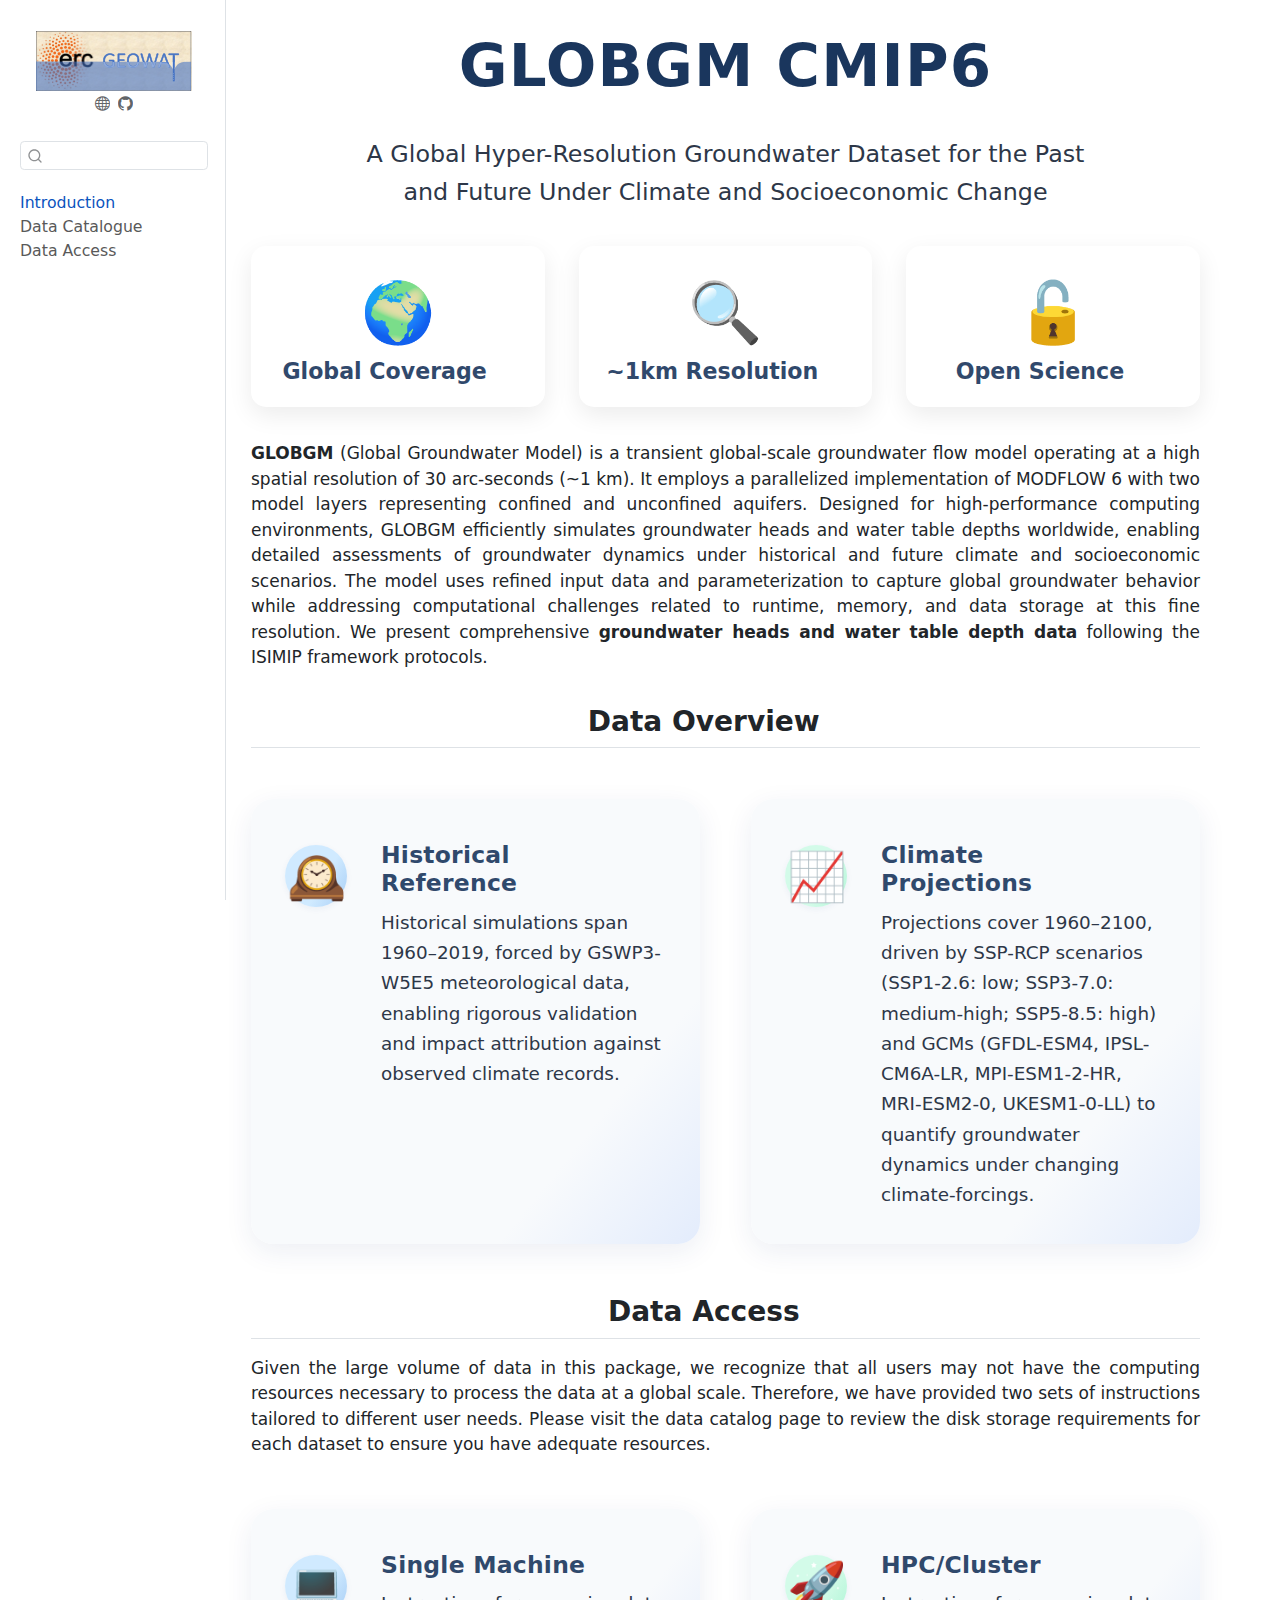
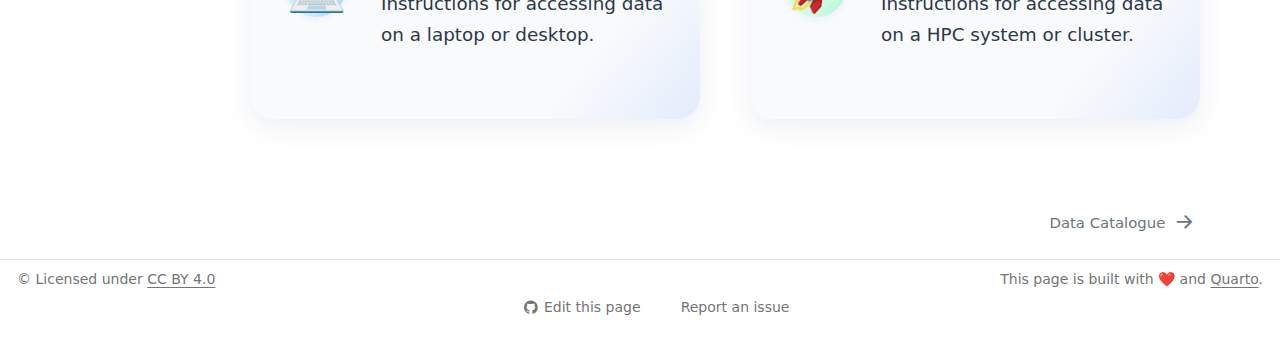
<file: index.html>
<!DOCTYPE html>
<html xmlns="http://www.w3.org/1999/xhtml" lang="en" xml:lang="en"><head>

<meta charset="utf-8">
<meta name="generator" content="quarto-1.8.25">

<meta name="viewport" content="width=device-width, initial-scale=1.0, user-scalable=yes">


<title>GLOBGM_CMIP6</title>
<style>
code{white-space: pre-wrap;}
span.smallcaps{font-variant: small-caps;}
div.columns{display: flex; gap: min(4vw, 1.5em);}
div.column{flex: auto; overflow-x: auto;}
div.hanging-indent{margin-left: 1.5em; text-indent: -1.5em;}
ul.task-list{list-style: none;}
ul.task-list li input[type="checkbox"] {
  width: 0.8em;
  margin: 0 0.8em 0.2em -1em; /* quarto-specific, see https://github.com/quarto-dev/quarto-cli/issues/4556 */ 
  vertical-align: middle;
}
</style>


<script src="site_libs/quarto-nav/quarto-nav.js"></script>
<script src="site_libs/clipboard/clipboard.min.js"></script>
<script src="site_libs/quarto-search/autocomplete.umd.js"></script>
<script src="site_libs/quarto-search/fuse.min.js"></script>
<script src="site_libs/quarto-search/quarto-search.js"></script>
<meta name="quarto:offset" content="./">
<link href="./data_overview/data_catalogue.html" rel="next">
<script src="site_libs/quarto-html/quarto.js" type="module"></script>
<script src="site_libs/quarto-html/tabsets/tabsets.js" type="module"></script>
<script src="site_libs/quarto-html/axe/axe-check.js" type="module"></script>
<script src="site_libs/quarto-html/popper.min.js"></script>
<script src="site_libs/quarto-html/tippy.umd.min.js"></script>
<script src="site_libs/quarto-html/anchor.min.js"></script>
<link href="site_libs/quarto-html/tippy.css" rel="stylesheet">
<link href="site_libs/quarto-html/quarto-syntax-highlighting-7b89279ff1a6dce999919e0e67d4d9ec.css" rel="stylesheet" id="quarto-text-highlighting-styles">
<script src="site_libs/bootstrap/bootstrap.min.js"></script>
<link href="site_libs/bootstrap/bootstrap-icons.css" rel="stylesheet">
<link href="site_libs/bootstrap/bootstrap-61dc3e434726c187de3d104f70326a9f.min.css" rel="stylesheet" append-hash="true" id="quarto-bootstrap" data-mode="light">
<script id="quarto-search-options" type="application/json">{
  "location": "sidebar",
  "copy-button": false,
  "collapse-after": 3,
  "panel-placement": "start",
  "type": "textbox",
  "limit": 50,
  "keyboard-shortcut": [
    "f",
    "/",
    "s"
  ],
  "show-item-context": false,
  "language": {
    "search-no-results-text": "No results",
    "search-matching-documents-text": "matching documents",
    "search-copy-link-title": "Copy link to search",
    "search-hide-matches-text": "Hide additional matches",
    "search-more-match-text": "more match in this document",
    "search-more-matches-text": "more matches in this document",
    "search-clear-button-title": "Clear",
    "search-text-placeholder": "",
    "search-detached-cancel-button-title": "Cancel",
    "search-submit-button-title": "Submit",
    "search-label": "Search"
  }
}</script>


</head>

<body class="nav-sidebar docked fullcontent quarto-light">

<div id="quarto-search-results"></div>
  <header id="quarto-header" class="headroom fixed-top">
  <nav class="quarto-secondary-nav">
    <div class="container-fluid d-flex">
      <button type="button" class="quarto-btn-toggle btn" data-bs-toggle="collapse" role="button" data-bs-target=".quarto-sidebar-collapse-item" aria-controls="quarto-sidebar" aria-expanded="false" aria-label="Toggle sidebar navigation" onclick="if (window.quartoToggleHeadroom) { window.quartoToggleHeadroom(); }">
        <i class="bi bi-layout-text-sidebar-reverse"></i>
      </button>
        <nav class="quarto-page-breadcrumbs" aria-label="breadcrumb"><ol class="breadcrumb"><li class="breadcrumb-item"><a href="./index.html">Introduction</a></li></ol></nav>
        <a class="flex-grow-1" role="navigation" data-bs-toggle="collapse" data-bs-target=".quarto-sidebar-collapse-item" aria-controls="quarto-sidebar" aria-expanded="false" aria-label="Toggle sidebar navigation" onclick="if (window.quartoToggleHeadroom) { window.quartoToggleHeadroom(); }">      
        </a>
      <button type="button" class="btn quarto-search-button" aria-label="Search" onclick="window.quartoOpenSearch();">
        <i class="bi bi-search"></i>
      </button>
    </div>
  </nav>
</header>
<!-- content -->
<div id="quarto-content" class="quarto-container page-columns page-rows-contents page-layout-article">
<!-- sidebar -->
  <nav id="quarto-sidebar" class="sidebar collapse collapse-horizontal quarto-sidebar-collapse-item sidebar-navigation docked overflow-auto">
    <div class="pt-lg-2 mt-2 text-center sidebar-header">
      <a href="./index.html" class="sidebar-logo-link">
      <img src="./images/LogoGEOWAT.png" alt="" class="sidebar-logo light-content py-0 d-lg-inline d-none">
      <img src="./images/LogoGEOWAT.png" alt="" class="sidebar-logo dark-content py-0 d-lg-inline d-none">
      </a>
      <div class="sidebar-tools-main">
    <a href="https://globalhydrology.nl/research/models/pcr-globwb-2-0/" title="" class="quarto-navigation-tool px-1" aria-label=""><i class="bi bi-globe"></i></a>
    <a href="https://github.com/vanjaarsveldbarry/globgm_cmip6" title="" class="quarto-navigation-tool px-1" aria-label=""><i class="bi bi-github"></i></a>
</div>
      </div>
        <div class="mt-2 flex-shrink-0 align-items-center">
        <div class="sidebar-search">
        <div id="quarto-search" class="" title="Search"></div>
        </div>
        </div>
    <div class="sidebar-menu-container"> 
    <ul class="list-unstyled mt-1">
        <li class="sidebar-item">
  <div class="sidebar-item-container"> 
  <a href="./index.html" class="sidebar-item-text sidebar-link active">
 <span class="menu-text">Introduction</span></a>
  </div>
</li>
        <li class="sidebar-item">
  <div class="sidebar-item-container"> 
  <a href="./data_overview/data_catalogue.html" class="sidebar-item-text sidebar-link">
 <span class="menu-text">Data Catalogue</span></a>
  </div>
</li>
        <li class="sidebar-item">
  <div class="sidebar-item-container"> 
  <a href="./data_access/data_access.html" class="sidebar-item-text sidebar-link">
 <span class="menu-text">Data Access</span></a>
  </div>
</li>
    </ul>
    </div>
</nav>
<div id="quarto-sidebar-glass" class="quarto-sidebar-collapse-item" data-bs-toggle="collapse" data-bs-target=".quarto-sidebar-collapse-item"></div>
<!-- margin-sidebar -->
    
<!-- main -->
<main class="content" id="quarto-document-content"><header id="title-block-header" class="quarto-title-block"><h1 style="text-align: center; font-size: 3.5rem; font-weight: 700; color: #1a365d; margin-bottom: 1.5rem; letter-spacing: 0.02em;" class="title display-7">
GLOBGM CMIP6
</h1></header>




<!-- 
<div style="color: #856404; background-color: #fff3cd; border: 1px solid #ffeaa7; font-weight: bold; font-size: 1.2em; padding: 15px; border-radius: 8px; text-align: center; margin: 2rem 0;">
  ⚠️ This website is currently under construction. Some features may not be available yet.
</div> -->
<div style="text-align: center; margin-top: 2rem; margin-bottom: 2rem;">

<p style="font-size: 1.4rem; font-weight: 400; color: #2d3748; line-height: 1.6; max-width: 750px; margin: 0 auto;">
A Global Hyper-Resolution Groundwater Dataset for the Past and Future Under Climate and Socioeconomic Change
</p>
</div>
<!-- This is a raw HTML block. Quarto will render the content inside as HTML. -->
<div class="feature-highlight">

  <!-- Item 1: Global Coverage -->
  <div class="feature-item">
    <div class="feature-emoji">🌍</div>
    <h3 class="feature-title anchored">Global Coverage</h3>
  </div>

  <!-- Item 2: Hyper-Resolution -->
  <div class="feature-item">
    <div class="feature-emoji">🔍</div>
    <h3 class="feature-title anchored"> ~1km Resolution</h3>
  </div>

  <!-- Item 4: Open Science -->
  <div class="feature-item">
    <div class="feature-emoji">🔓</div>
    <h3 class="feature-title anchored">Open Science</h3>
  </div>
</div>
<div style="text-align: justify;">
<p><strong>GLOBGM</strong> (Global Groundwater Model) is a transient global-scale groundwater flow model operating at a high spatial resolution of 30 arc-seconds (~1 km). It employs a parallelized implementation of MODFLOW 6 with two model layers representing confined and unconfined aquifers. Designed for high-performance computing environments, GLOBGM efficiently simulates groundwater heads and water table depths worldwide, enabling detailed assessments of groundwater dynamics under historical and future climate and socioeconomic scenarios. The model uses refined input data and parameterization to capture global groundwater behavior while addressing computational challenges related to runtime, memory, and data storage at this fine resolution. We present comprehensive <strong>groundwater heads and water table depth data</strong> following the ISIMIP framework protocols.</p>
</div>
<div style="text-align: center;">
<h2 class="anchored">
Data Overview
</h2>
</div>
<div class="dataset-highlight">
  <!-- Historical Reference (Block 1) -->
  <div class="dataset-item dataset-historical">
    <div class="dataset-avatar">
      <span class="dataset-icon">🕰️</span>
    </div>
    <div class="dataset-content">
      <h3 class="dataset-title anchored">Historical Reference</h3>
      <p class="dataset-purpose">
        Historical simulations span 1960–2019, forced by GSWP3-W5E5 meteorological data, enabling rigorous validation and impact attribution against observed climate records.
      </p>
    </div>
  </div>

  <!-- Climate Projections (Block 2) -->
  <div class="dataset-item dataset-projection">
    <div class="dataset-avatar">
      <span class="dataset-icon">📈</span>
    </div>
    <div class="dataset-content">
      <h3 class="dataset-title anchored">Climate Projections</h3>
      <p class="dataset-purpose">
        Projections cover 1960–2100, driven by SSP-RCP scenarios (SSP1-2.6: low; SSP3-7.0: medium-high; SSP5-8.5: high) and GCMs (GFDL-ESM4, IPSL-CM6A-LR, MPI-ESM1-2-HR, MRI-ESM2-0, UKESM1-0-LL) to quantify groundwater dynamics under changing climate-forcings.
      </p>
    </div>
  </div>
</div>
<div style="text-align: center;">
<h2 class="anchored">
Data Access
</h2>
</div>
<div style="text-align: justify;">
<p>Given the large volume of data in this package, we recognize that all users may not have the computing resources necessary to process the data at a global scale. Therefore, we have provided two sets of instructions tailored to different user needs. Please visit the data catalog page to review the disk storage requirements for each dataset to ensure you have adequate resources.</p>
</div>
<div class="dataset-highlight">
  <!-- Single Machine Access -->
  <div class="dataset-item dataset-single-machine">
    <div class="dataset-avatar">
      <span class="dataset-icon">💻</span>
    </div>
    <div class="dataset-content">
      <h3 class="dataset-title anchored">Single Machine</h3>
      <p class="dataset-purpose">
        Instructions for accessing data on a laptop or desktop.
      </p>
    </div>
  </div>

  <!-- HPC Access -->
  <div class="dataset-item dataset-hpc">
    <div class="dataset-avatar">
      <span class="dataset-icon">🚀</span>
    </div>
    <div class="dataset-content">
      <h3 class="dataset-title anchored">HPC/Cluster</h3>
      <p class="dataset-purpose">
        Instructions for accessing data on a HPC system or cluster.
      </p>
    </div>
  </div>
</div>




</main> <!-- /main -->
<script id="quarto-html-after-body" type="application/javascript">
  window.document.addEventListener("DOMContentLoaded", function (event) {
    const icon = "";
    const anchorJS = new window.AnchorJS();
    anchorJS.options = {
      placement: 'right',
      icon: icon
    };
    anchorJS.add('.anchored');
    const isCodeAnnotation = (el) => {
      for (const clz of el.classList) {
        if (clz.startsWith('code-annotation-')) {                     
          return true;
        }
      }
      return false;
    }
    const onCopySuccess = function(e) {
      // button target
      const button = e.trigger;
      // don't keep focus
      button.blur();
      // flash "checked"
      button.classList.add('code-copy-button-checked');
      var currentTitle = button.getAttribute("title");
      button.setAttribute("title", "Copied!");
      let tooltip;
      if (window.bootstrap) {
        button.setAttribute("data-bs-toggle", "tooltip");
        button.setAttribute("data-bs-placement", "left");
        button.setAttribute("data-bs-title", "Copied!");
        tooltip = new bootstrap.Tooltip(button, 
          { trigger: "manual", 
            customClass: "code-copy-button-tooltip",
            offset: [0, -8]});
        tooltip.show();    
      }
      setTimeout(function() {
        if (tooltip) {
          tooltip.hide();
          button.removeAttribute("data-bs-title");
          button.removeAttribute("data-bs-toggle");
          button.removeAttribute("data-bs-placement");
        }
        button.setAttribute("title", currentTitle);
        button.classList.remove('code-copy-button-checked');
      }, 1000);
      // clear code selection
      e.clearSelection();
    }
    const getTextToCopy = function(trigger) {
      const outerScaffold = trigger.parentElement.cloneNode(true);
      const codeEl = outerScaffold.querySelector('code');
      for (const childEl of codeEl.children) {
        if (isCodeAnnotation(childEl)) {
          childEl.remove();
        }
      }
      return codeEl.innerText;
    }
    const clipboard = new window.ClipboardJS('.code-copy-button:not([data-in-quarto-modal])', {
      text: getTextToCopy
    });
    clipboard.on('success', onCopySuccess);
    if (window.document.getElementById('quarto-embedded-source-code-modal')) {
      const clipboardModal = new window.ClipboardJS('.code-copy-button[data-in-quarto-modal]', {
        text: getTextToCopy,
        container: window.document.getElementById('quarto-embedded-source-code-modal')
      });
      clipboardModal.on('success', onCopySuccess);
    }
      var localhostRegex = new RegExp(/^(?:http|https):\/\/localhost\:?[0-9]*\//);
      var mailtoRegex = new RegExp(/^mailto:/);
        var filterRegex = new RegExp("https:\/\/vanjaarsveldbarry\.github\.io\/globgm_cmip6\/");
      var isInternal = (href) => {
          return filterRegex.test(href) || localhostRegex.test(href) || mailtoRegex.test(href);
      }
      // Inspect non-navigation links and adorn them if external
     var links = window.document.querySelectorAll('a[href]:not(.nav-link):not(.navbar-brand):not(.toc-action):not(.sidebar-link):not(.sidebar-item-toggle):not(.pagination-link):not(.no-external):not([aria-hidden]):not(.dropdown-item):not(.quarto-navigation-tool):not(.about-link)');
      for (var i=0; i<links.length; i++) {
        const link = links[i];
        if (!isInternal(link.href)) {
          // undo the damage that might have been done by quarto-nav.js in the case of
          // links that we want to consider external
          if (link.dataset.originalHref !== undefined) {
            link.href = link.dataset.originalHref;
          }
        }
      }
    function tippyHover(el, contentFn, onTriggerFn, onUntriggerFn) {
      const config = {
        allowHTML: true,
        maxWidth: 500,
        delay: 100,
        arrow: false,
        appendTo: function(el) {
            return el.parentElement;
        },
        interactive: true,
        interactiveBorder: 10,
        theme: 'quarto',
        placement: 'bottom-start',
      };
      if (contentFn) {
        config.content = contentFn;
      }
      if (onTriggerFn) {
        config.onTrigger = onTriggerFn;
      }
      if (onUntriggerFn) {
        config.onUntrigger = onUntriggerFn;
      }
      window.tippy(el, config); 
    }
    const noterefs = window.document.querySelectorAll('a[role="doc-noteref"]');
    for (var i=0; i<noterefs.length; i++) {
      const ref = noterefs[i];
      tippyHover(ref, function() {
        // use id or data attribute instead here
        let href = ref.getAttribute('data-footnote-href') || ref.getAttribute('href');
        try { href = new URL(href).hash; } catch {}
        const id = href.replace(/^#\/?/, "");
        const note = window.document.getElementById(id);
        if (note) {
          return note.innerHTML;
        } else {
          return "";
        }
      });
    }
    const xrefs = window.document.querySelectorAll('a.quarto-xref');
    const processXRef = (id, note) => {
      // Strip column container classes
      const stripColumnClz = (el) => {
        el.classList.remove("page-full", "page-columns");
        if (el.children) {
          for (const child of el.children) {
            stripColumnClz(child);
          }
        }
      }
      stripColumnClz(note)
      if (id === null || id.startsWith('sec-')) {
        // Special case sections, only their first couple elements
        const container = document.createElement("div");
        if (note.children && note.children.length > 2) {
          container.appendChild(note.children[0].cloneNode(true));
          for (let i = 1; i < note.children.length; i++) {
            const child = note.children[i];
            if (child.tagName === "P" && child.innerText === "") {
              continue;
            } else {
              container.appendChild(child.cloneNode(true));
              break;
            }
          }
          if (window.Quarto?.typesetMath) {
            window.Quarto.typesetMath(container);
          }
          return container.innerHTML
        } else {
          if (window.Quarto?.typesetMath) {
            window.Quarto.typesetMath(note);
          }
          return note.innerHTML;
        }
      } else {
        // Remove any anchor links if they are present
        const anchorLink = note.querySelector('a.anchorjs-link');
        if (anchorLink) {
          anchorLink.remove();
        }
        if (window.Quarto?.typesetMath) {
          window.Quarto.typesetMath(note);
        }
        if (note.classList.contains("callout")) {
          return note.outerHTML;
        } else {
          return note.innerHTML;
        }
      }
    }
    for (var i=0; i<xrefs.length; i++) {
      const xref = xrefs[i];
      tippyHover(xref, undefined, function(instance) {
        instance.disable();
        let url = xref.getAttribute('href');
        let hash = undefined; 
        if (url.startsWith('#')) {
          hash = url;
        } else {
          try { hash = new URL(url).hash; } catch {}
        }
        if (hash) {
          const id = hash.replace(/^#\/?/, "");
          const note = window.document.getElementById(id);
          if (note !== null) {
            try {
              const html = processXRef(id, note.cloneNode(true));
              instance.setContent(html);
            } finally {
              instance.enable();
              instance.show();
            }
          } else {
            // See if we can fetch this
            fetch(url.split('#')[0])
            .then(res => res.text())
            .then(html => {
              const parser = new DOMParser();
              const htmlDoc = parser.parseFromString(html, "text/html");
              const note = htmlDoc.getElementById(id);
              if (note !== null) {
                const html = processXRef(id, note);
                instance.setContent(html);
              } 
            }).finally(() => {
              instance.enable();
              instance.show();
            });
          }
        } else {
          // See if we can fetch a full url (with no hash to target)
          // This is a special case and we should probably do some content thinning / targeting
          fetch(url)
          .then(res => res.text())
          .then(html => {
            const parser = new DOMParser();
            const htmlDoc = parser.parseFromString(html, "text/html");
            const note = htmlDoc.querySelector('main.content');
            if (note !== null) {
              // This should only happen for chapter cross references
              // (since there is no id in the URL)
              // remove the first header
              if (note.children.length > 0 && note.children[0].tagName === "HEADER") {
                note.children[0].remove();
              }
              const html = processXRef(null, note);
              instance.setContent(html);
            } 
          }).finally(() => {
            instance.enable();
            instance.show();
          });
        }
      }, function(instance) {
      });
    }
        let selectedAnnoteEl;
        const selectorForAnnotation = ( cell, annotation) => {
          let cellAttr = 'data-code-cell="' + cell + '"';
          let lineAttr = 'data-code-annotation="' +  annotation + '"';
          const selector = 'span[' + cellAttr + '][' + lineAttr + ']';
          return selector;
        }
        const selectCodeLines = (annoteEl) => {
          const doc = window.document;
          const targetCell = annoteEl.getAttribute("data-target-cell");
          const targetAnnotation = annoteEl.getAttribute("data-target-annotation");
          const annoteSpan = window.document.querySelector(selectorForAnnotation(targetCell, targetAnnotation));
          const lines = annoteSpan.getAttribute("data-code-lines").split(",");
          const lineIds = lines.map((line) => {
            return targetCell + "-" + line;
          })
          let top = null;
          let height = null;
          let parent = null;
          if (lineIds.length > 0) {
              //compute the position of the single el (top and bottom and make a div)
              const el = window.document.getElementById(lineIds[0]);
              top = el.offsetTop;
              height = el.offsetHeight;
              parent = el.parentElement.parentElement;
            if (lineIds.length > 1) {
              const lastEl = window.document.getElementById(lineIds[lineIds.length - 1]);
              const bottom = lastEl.offsetTop + lastEl.offsetHeight;
              height = bottom - top;
            }
            if (top !== null && height !== null && parent !== null) {
              // cook up a div (if necessary) and position it 
              let div = window.document.getElementById("code-annotation-line-highlight");
              if (div === null) {
                div = window.document.createElement("div");
                div.setAttribute("id", "code-annotation-line-highlight");
                div.style.position = 'absolute';
                parent.appendChild(div);
              }
              div.style.top = top - 2 + "px";
              div.style.height = height + 4 + "px";
              div.style.left = 0;
              let gutterDiv = window.document.getElementById("code-annotation-line-highlight-gutter");
              if (gutterDiv === null) {
                gutterDiv = window.document.createElement("div");
                gutterDiv.setAttribute("id", "code-annotation-line-highlight-gutter");
                gutterDiv.style.position = 'absolute';
                const codeCell = window.document.getElementById(targetCell);
                const gutter = codeCell.querySelector('.code-annotation-gutter');
                gutter.appendChild(gutterDiv);
              }
              gutterDiv.style.top = top - 2 + "px";
              gutterDiv.style.height = height + 4 + "px";
            }
            selectedAnnoteEl = annoteEl;
          }
        };
        const unselectCodeLines = () => {
          const elementsIds = ["code-annotation-line-highlight", "code-annotation-line-highlight-gutter"];
          elementsIds.forEach((elId) => {
            const div = window.document.getElementById(elId);
            if (div) {
              div.remove();
            }
          });
          selectedAnnoteEl = undefined;
        };
          // Handle positioning of the toggle
      window.addEventListener(
        "resize",
        throttle(() => {
          elRect = undefined;
          if (selectedAnnoteEl) {
            selectCodeLines(selectedAnnoteEl);
          }
        }, 10)
      );
      function throttle(fn, ms) {
      let throttle = false;
      let timer;
        return (...args) => {
          if(!throttle) { // first call gets through
              fn.apply(this, args);
              throttle = true;
          } else { // all the others get throttled
              if(timer) clearTimeout(timer); // cancel #2
              timer = setTimeout(() => {
                fn.apply(this, args);
                timer = throttle = false;
              }, ms);
          }
        };
      }
        // Attach click handler to the DT
        const annoteDls = window.document.querySelectorAll('dt[data-target-cell]');
        for (const annoteDlNode of annoteDls) {
          annoteDlNode.addEventListener('click', (event) => {
            const clickedEl = event.target;
            if (clickedEl !== selectedAnnoteEl) {
              unselectCodeLines();
              const activeEl = window.document.querySelector('dt[data-target-cell].code-annotation-active');
              if (activeEl) {
                activeEl.classList.remove('code-annotation-active');
              }
              selectCodeLines(clickedEl);
              clickedEl.classList.add('code-annotation-active');
            } else {
              // Unselect the line
              unselectCodeLines();
              clickedEl.classList.remove('code-annotation-active');
            }
          });
        }
    const findCites = (el) => {
      const parentEl = el.parentElement;
      if (parentEl) {
        const cites = parentEl.dataset.cites;
        if (cites) {
          return {
            el,
            cites: cites.split(' ')
          };
        } else {
          return findCites(el.parentElement)
        }
      } else {
        return undefined;
      }
    };
    var bibliorefs = window.document.querySelectorAll('a[role="doc-biblioref"]');
    for (var i=0; i<bibliorefs.length; i++) {
      const ref = bibliorefs[i];
      const citeInfo = findCites(ref);
      if (citeInfo) {
        tippyHover(citeInfo.el, function() {
          var popup = window.document.createElement('div');
          citeInfo.cites.forEach(function(cite) {
            var citeDiv = window.document.createElement('div');
            citeDiv.classList.add('hanging-indent');
            citeDiv.classList.add('csl-entry');
            var biblioDiv = window.document.getElementById('ref-' + cite);
            if (biblioDiv) {
              citeDiv.innerHTML = biblioDiv.innerHTML;
            }
            popup.appendChild(citeDiv);
          });
          return popup.innerHTML;
        });
      }
    }
  });
  </script>
<nav class="page-navigation">
  <div class="nav-page nav-page-previous">
  </div>
  <div class="nav-page nav-page-next">
      <a href="./data_overview/data_catalogue.html" class="pagination-link" aria-label="Data Catalogue">
        <span class="nav-page-text">Data Catalogue</span> <i class="bi bi-arrow-right-short"></i>
      </a>
  </div>
</nav>
</div> <!-- /content -->
<footer class="footer">
  <div class="nav-footer">
    <div class="nav-footer-left">
<p>© Licensed under <a href="https://creativecommons.org/licenses/by/4.0/">CC BY 4.0</a></p>
</div>   
    <div class="nav-footer-center">
      &nbsp;
    <div class="toc-actions"><ul><li><a href="https://github.com/vanjaarsveldbarry/globgm_cmip6/edit/main/index.qmd" class="toc-action"><i class="bi bi-github"></i>Edit this page</a></li><li><a href="https://github.com/vanjaarsveldbarry/globgm_cmip6/issues/new" class="toc-action"><i class="bi empty"></i>Report an issue</a></li></ul></div></div>
    <div class="nav-footer-right">
<p>This page is built with ❤️ and <a href="https://quarto.org/">Quarto</a>.</p>
</div>
  </div>
</footer>




</body></html>
</file>
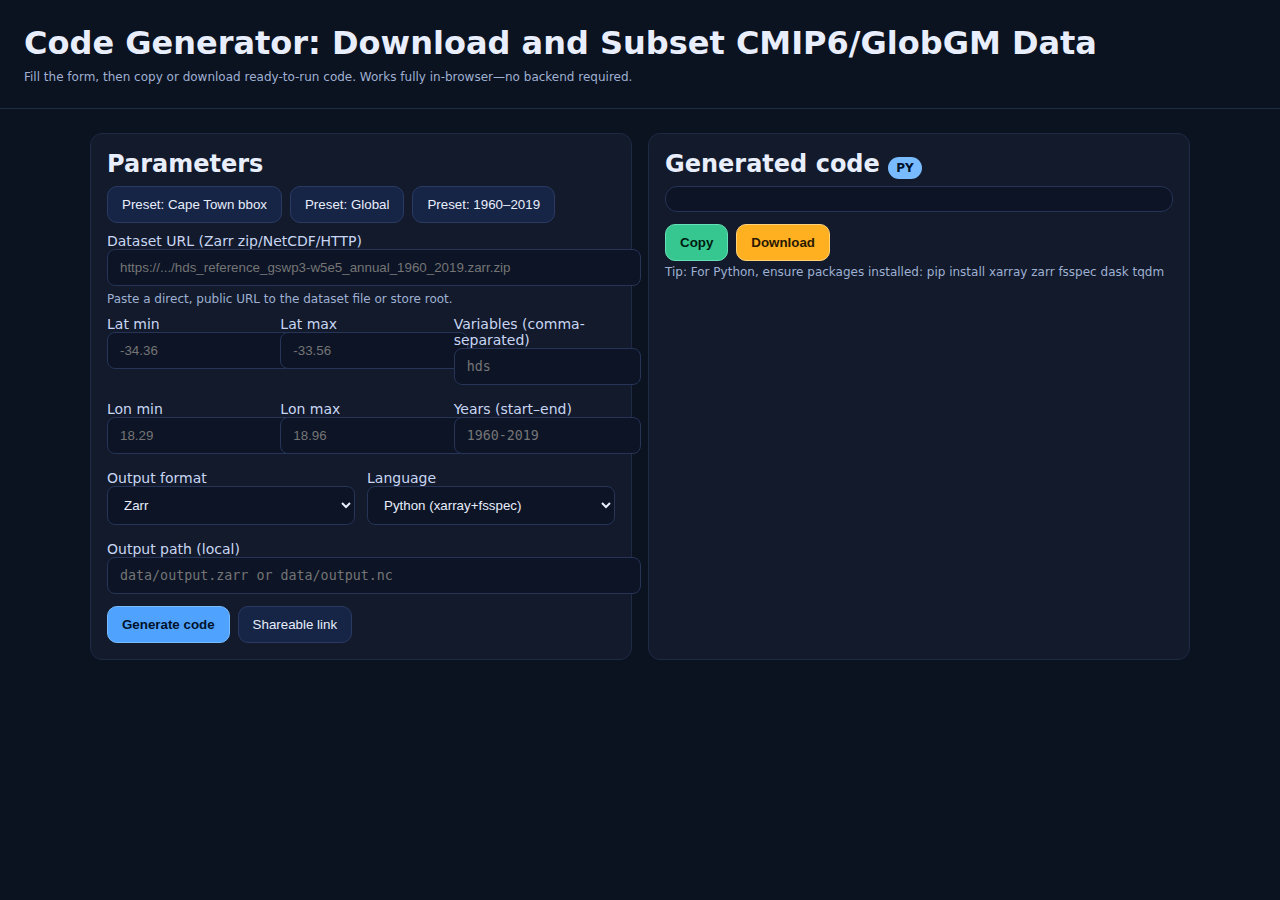
<file: generator.html>
<!doctype html>
<html lang="en">
<head>
  <meta charset="utf-8">
  <title>CMIP6 Downloader Code Generator</title>
  <meta name="viewport" content="width=device-width, initial-scale=1">
  <style>
    :root { --bg:#0b1220; --card:#121a2b; --muted:#9fb0d2; --accent:#4fa3ff; --ok:#36c690; --warn:#ffb020; --err:#ff5d6c; }
    body { margin:0; font-family:system-ui,-apple-system,Segoe UI,Roboto,Ubuntu; color:#e8eefc; background:var(--bg); }
    header { padding:24px; border-bottom:1px solid #1e2a44; }
    main { max-width:1100px; margin:0 auto; padding:24px; display:grid; gap:16px; grid-template-columns: 1fr 1fr; }
    h1,h2 { margin:0 0 8px; }
    .card { background:var(--card); border:1px solid #1e2a44; border-radius:12px; padding:16px; }
    label { font-size:14px; color:#c9d6f3; display:block; margin:10px 0 6px; }
    input, select, textarea { width:100%; padding:10px 12px; border-radius:8px; border:1px solid #253457; background:#0c1426; color:#e8eefc; }
    .row { display:grid; gap:12px; grid-template-columns: repeat(2, 1fr); }
    .row3 { display:grid; gap:12px; grid-template-columns: repeat(3, 1fr); }
    .help { color:var(--muted); font-size:12px; margin-top:4px; }
    .toolbar { display:flex; gap:8px; align-items:center; flex-wrap:wrap; margin-top:12px; }
    button { cursor:pointer; background:#162446; color:#e8eefc; border:1px solid #2a3b63; padding:10px 14px; border-radius:10px; }
    button.primary { background:var(--accent); color:#00122a; border-color:#79bbff; font-weight:600; }
    button.good { background:var(--ok); color:#001a0f; border-color:#66e0b6; font-weight:600; }
    button.warn { background:var(--warn); color:#2a1900; border-color:#ffd27a; font-weight:600; }
    pre { margin:0; background:#0c1426; border:1px solid #253457; border-radius:12px; padding:12px; overflow:auto; max-height:520px; }
    code { color:#cfe6ff; }
    .badge { font-size:12px; color:#00122a; background:#79bbff; padding:4px 8px; border-radius:999px; font-weight:700; }
    .error { color:var(--err); font-size:13px; margin-top:8px; }
    .preset { display:flex; gap:8px; flex-wrap:wrap; }
    .mono { font-family: ui-monospace,SFMono-Regular,Menlo,Monaco,Consolas,monospace; }
    @media (max-width: 980px) { main { grid-template-columns: 1fr; } }
  </style>
</head>
<body>
  <header>
    <h1>Code Generator: Download and Subset CMIP6/GlobGM Data</h1>
    <div class="help">Fill the form, then copy or download ready-to-run code. Works fully in-browser—no backend required.</div>
  </header>

  <main>
    <!-- Left: Form -->
    <section class="card">
      <h2>Parameters</h2>

      <div class="preset">
        <button type="button" id="presetCapeTown">Preset: Cape Town bbox</button>
        <button type="button" id="presetGlobal">Preset: Global</button>
        <button type="button" id="presetYears">Preset: 1960–2019</button>
      </div>

      <label>Dataset URL (Zarr zip/NetCDF/HTTP)
        <input id="url" placeholder="https://.../hds_reference_gswp3-w5e5_annual_1960_2019.zarr.zip">
      </label>
      <div class="help">Paste a direct, public URL to the dataset file or store root.</div>

      <div class="row3">
        <div>
          <label>Lat min
            <input id="latMin" type="number" step="0.01" placeholder="-34.36">
          </label>
        </div>
        <div>
          <label>Lat max
            <input id="latMax" type="number" step="0.01" placeholder="-33.56">
          </label>
        </div>
        <div>
          <label>Variables (comma-separated)
            <input id="variables" class="mono" placeholder="hds">
          </label>
        </div>
      </div>

      <div class="row3">
        <div>
          <label>Lon min
            <input id="lonMin" type="number" step="0.01" placeholder="18.29">
          </label>
        </div>
        <div>
          <label>Lon max
            <input id="lonMax" type="number" step="0.01" placeholder="18.96">
          </label>
        </div>
        <div>
          <label>Years (start–end)
            <input id="years" class="mono" placeholder="1960-2019">
          </label>
        </div>
      </div>

      <div class="row">
        <div>
          <label>Output format
            <select id="outputFormat">
              <option value="zarr">Zarr</option>
              <option value="netcdf">NetCDF</option>
            </select>
          </label>
        </div>
        <div>
          <label>Language
            <select id="language">
              <option value="python">Python (xarray+fsspec)</option>
              <option value="bash">Bash (curl/wget)</option>
            </select>
          </label>
        </div>
      </div>

      <label>Output path (local)
        <input id="outputPath" class="mono" placeholder="data/output.zarr or data/output.nc">
      </label>

      <div class="toolbar">
        <button class="primary" id="generate">Generate code</button>
        <button id="share">Shareable link</button>
        <span id="status" class="help"></span>
      </div>
      <div id="errors" class="error" style="display:none;"></div>
    </section>

    <!-- Right: Output -->
    <section class="card">
      <h2>Generated code <span class="badge" id="langBadge">PY</span></h2>
      <pre><code id="codeBlock"></code></pre>
      <div class="toolbar">
        <button class="good" id="copyBtn">Copy</button>
        <button class="warn" id="downloadBtn">Download</button>
      </div>
      <div class="help">Tip: For Python, ensure packages installed: pip install xarray zarr fsspec dask tqdm</div>
    </section>
  </main>

  <script>
    // Utilities
    const $ = (id) => document.getElementById(id);
    const enc = encodeURIComponent;
    const dec = decodeURIComponent;

    // Restore state from URL
    function stateFromQuery() {
      const p = new URLSearchParams(location.search);
      const get = (k, d="") => p.has(k) ? p.get(k) : d;
      $("url").value = get("url");
      $("latMin").value = get("latMin");
      $("latMax").value = get("latMax");
      $("lonMin").value = get("lonMin");
      $("lonMax").value = get("lonMax");
      $("variables").value = get("vars");
      $("years").value = get("years");
      $("outputFormat").value = get("fmt") || "zarr";
      $("language").value = get("lang") || "python";
      $("outputPath").value = get("out");
      updateLangBadge();
    }

    function buildQuery() {
      const p = new URLSearchParams();
      const get = (id) => $(id).value.trim();
      const push = (k, v) => { if (v) p.set(k, v); };
      push("url", get("url"));
      push("latMin", get("latMin"));
      push("latMax", get("latMax"));
      push("lonMin", get("lonMin"));
      push("lonMax", get("lonMax"));
      push("vars", get("variables"));
      push("years", get("years"));
      push("fmt", get("outputFormat"));
      push("lang", get("language"));
      push("out", get("outputPath"));
      return p.toString();
    }

    function updateLangBadge() {
      const lang = $("language").value;
      $("langBadge").textContent = lang === "python" ? "PY" : "SH";
    }

    function validate() {
      const errs = [];
      const url = $("url").value.trim();
      if (!url) errs.push("Dataset URL is required.");
      if (url && !/^https?:\/\//i.test(url)) errs.push("Dataset URL must start with http:// or https://.");
      const latMin = parseFloat($("latMin").value);
      const latMax = parseFloat($("latMax").value);
      const lonMin = parseFloat($("lonMin").value);
      const lonMax = parseFloat($("lonMax").value);
      if (Number.isNaN(latMin) || Number.isNaN(latMax)) errs.push("Lat min/max must be numbers.");
      if (Number.isNaN(lonMin) || Number.isNaN(lonMax)) errs.push("Lon min/max must be numbers.");
      if (latMin > latMax) errs.push("Lat min must be <= lat max.");
      if (lonMin > lonMax) errs.push("Lon min must be <= lon max.");
      const years = $("years").value.trim();
      if (years && !/^\d{4}\s*-\s*\d{4}$/.test(years)) errs.push("Years must be in form YYYY-YYYY (e.g., 1960-2019).");
      const out = $("outputPath").value.trim();
      if (!out) errs.push("Output path is required.");
      return errs;
    }

    // Templates
    function pyTemplate(data) {
      const { url, latMin, latMax, lonMin, lonMax, vars, years, out, fmt } = data;
      const yearsLine = years ? `
# Subset by time
# Adjust to your dataset's time coordinate name (often 'time' or 'year')
time_slice = slice(${years.split("-")[0]}, ${years.split("-")[1]})
ds = ds.sel(time=time_slice)` : "";

      const varsLine = vars.length ? `
# Select variables
ds = ds[${JSON.stringify(vars)}]` : "";

      const writeLine = fmt === "netcdf"
        ? `# Write NetCDF
ds.to_netcdf("${out}")`
        : `# Write Zarr
ds.to_zarr("${out}", mode="w")`;

      return `# Generated by globgm_cmip6 code generator
# Requirements: pip install xarray zarr fsspec dask tqdm

import xarray as xr
import fsspec
from fsspec.implementations.zip import ZipFileSystem
from fsspec.callbacks import TqdmCallback
from dask.diagnostics import ProgressBar

url = "${url}"
lat_min, lat_max = ${latMin}, ${latMax}
lon_min, lon_max = ${lonMin}, ${lonMax}

# Option A: Stream remote zip with progress
cb = TqdmCallback(tqdm_kwargs={"desc": "Downloading/reading", "unit": "B", "unit_scale": True})
fo = fsspec.open(url, mode="rb", callback=cb).open()
zip_fs = ZipFileSystem(fo, mode="r")
store = fsspec.FSMap("/", zip_fs, check=False, create=False)
ds = xr.open_zarr(store, zarr_format=2)

# Spatial subset (note: many datasets have decreasing latitude; slice accordingly)
ds = ds.sel(latitude=slice(lat_max, lat_min), longitude=slice(lon_min, lon_max))${yearsLine}${varsLine}

# Trigger compute and write with a task-level progress bar
with ProgressBar():
    _ = ds.load()
${writeLine}

print("Done -> ${out}")`;
    }

    function bashTemplate(data) {
      const { url, out } = data;
      const filename = url.split("/").pop().split("?")[0] || "dataset";
      const local = `data/${filename}`;
      const cmd = `mkdir -p data
# Download with curl (shows progress)
curl -L "${url}" -o "${local}"

# OR with wget
# wget -O "${local}" "${url}"

# Next steps (Python example):
# pip install xarray zarr fsspec dask tqdm
python - <<'PY'
import xarray as xr
import fsspec
from fsspec.implementations.zip import ZipFileSystem

fo = fsspec.open("${local}", "rb").open()
zip_fs = ZipFileSystem(fo, mode="r")
store = fsspec.FSMap("/", zip_fs, check=False, create=False)
ds = xr.open_zarr(store, zarr_format=2)
print(ds)
PY
`;
      return cmd;
    }

    function generate() {
      const errs = validate();
      const errBox = $("errors");
      if (errs.length) {
        errBox.style.display = "block";
        errBox.textContent = "Please fix: " + errs.join(" ");
        return;
      }
      errBox.style.display = "none";

      const data = {
        url: $("url").value.trim(),
        latMin: parseFloat($("latMin").value),
        latMax: parseFloat($("latMax").value),
        lonMin: parseFloat($("lonMin").value),
        lonMax: parseFloat($("lonMax").value),
        vars: $("variables").value.trim()
              ? $("variables").value.trim().split(",").map(s => s.trim()).filter(Boolean)
              : [],
        years: $("years").value.trim(),
        fmt: $("outputFormat").value,
        out: $("outputPath").value.trim(),
      };

      const lang = $("language").value;
      const code = lang === "python" ? pyTemplate(data) : bashTemplate(data);
      $("codeBlock").textContent = code;
      $("status").textContent = "Generated " + (lang === "python" ? "Python" : "Bash") + " script.";
      updateLangBadge();
    }

    function copyCode() {
      const code = $("codeBlock").textContent;
      if (!code) return;
      navigator.clipboard.writeText(code).then(() => {
        $("status").textContent = "Copied to clipboard.";
      });
    }

    function downloadCode() {
      const lang = $("language").value;
      const code = $("codeBlock").textContent;
      if (!code) return;
      const ext = lang === "python" ? "py" : "sh";
      const blob = new Blob([code], { type: "text/plain;charset=utf-8" });
      const a = document.createElement("a");
      a.href = URL.createObjectURL(blob);
      a.download = "download_generator." + ext;
      document.body.appendChild(a);
      a.click();
      a.remove();
      $("status").textContent = "Downloaded file.";
    }

    function shareLink() {
      const qs = buildQuery();
      const url = location.origin + location.pathname + "?" + qs;
      navigator.clipboard.writeText(url).then(() => {
        $("status").textContent = "Shareable link copied.";
      });
      history.replaceState(null, "", "?" + qs);
    }

    // Presets
    $("presetCapeTown").addEventListener("click", () => {
      $("latMin").value = "-34.36";
      $("latMax").value = "-33.56";
      $("lonMin").value = "18.29";
      $("lonMax").value = "18.96";
      $("variables").value = "hds";
    });
    $("presetGlobal").addEventListener("click", () => {
      $("latMin").value = "-90";
      $("latMax").value = "90";
      $("lonMin").value = "-180";
      $("lonMax").value = "180";
    });
    $("presetYears").addEventListener("click", () => {
      $("years").value = "1960-2019";
    });

    $("language").addEventListener("change", updateLangBadge);
    $("generate").addEventListener("click", generate);
    $("copyBtn").addEventListener("click", copyCode);
    $("downloadBtn").addEventListener("click", downloadCode);
    $("share").addEventListener("click", shareLink);

    // Init
    stateFromQuery();
  </script>
</body>
</html>
</file>
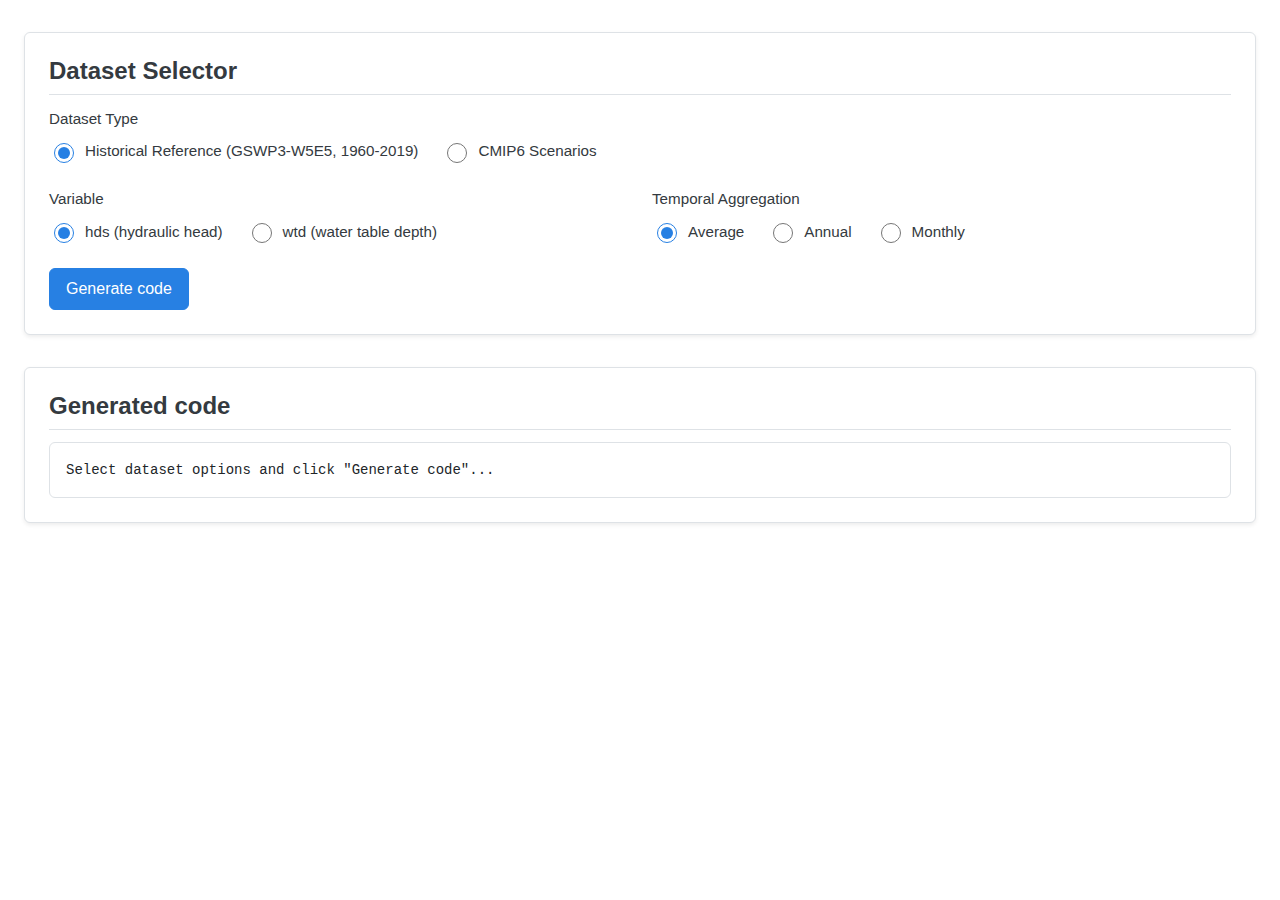
<file: data_access/code-generator.html>
<!doctype html>
<html lang="en">
<head>
  <meta charset="utf-8">
  <title>GLOBGM Data Code Generator</title>
  <meta name="viewport" content="width=device-width, initial-scale=1">
  <style>
    :root {
      --bs-body-font-family: -apple-system, BlinkMacSystemFont, "Segoe UI", Roboto, "Helvetica Neue", Arial, sans-serif;
      --bs-body-bg: #fff;
      --bs-body-color: #212529;
      --bs-link-color: #2780e3;
      --bs-link-hover-color: #1967c2;
      --bs-border-color: #dee2e6;
      --bs-secondary-bg: #f8f9fa;
      --bs-code-bg: #ffffff;
      --bs-code-color: #e83e8c;
      --heading-color: #343a40;
    }
    
    * { box-sizing: border-box; }
    
    body {
      margin: 0;
      font-family: var(--bs-body-font-family);
      font-size: 1rem;
      line-height: 1.6;
      color: var(--bs-body-color);
      background: var(--bs-body-bg);
    }
    
    main {
      max-width: 1400px;
      margin: 2rem auto;
      padding: 0 1.5rem;
      display: flex;
      flex-direction: column;
      gap: 2rem;
    }
    
    h1, h2, h3 {
      margin-top: 0;
      margin-bottom: 0.75rem;
      font-weight: 600;
      line-height: 1.2;
      color: var(--heading-color);
    }
    
    h2 {
      font-size: 1.5rem;
      padding-bottom: 0.5rem;
      border-bottom: 1px solid var(--bs-border-color);
    }
    
    .card {
      background: var(--bs-body-bg);
      border: 1px solid var(--bs-border-color);
      border-radius: 0.375rem;
      padding: 1.5rem;
      box-shadow: 0 0.125rem 0.25rem rgba(0, 0, 0, 0.075);
    }
    
    label {
      display: block;
      margin-bottom: 0.5rem;
      font-weight: 500;
      font-size: 0.95rem;
      color: var(--heading-color);
    }
    
    select {
      width: 100%;
      padding: 0.5rem 0.75rem;
      font-size: 1rem;
      border: 1px solid var(--bs-border-color);
      border-radius: 0.375rem;
      background: var(--bs-body-bg);
      color: var(--bs-body-color);
      transition: border-color 0.15s ease-in-out, box-shadow 0.15s ease-in-out;
      cursor: pointer;
    }
    
    select:focus {
      border-color: #86b7fe;
      outline: 0;
      box-shadow: 0 0 0 0.25rem rgba(13, 110, 253, 0.25);
    }
    
    .radio-group {
      display: flex;
      gap: 1.5rem;
      flex-wrap: wrap;
      margin-top: 0.5rem;
    }
    
    .radio-option {
      display: flex;
      align-items: center;
      gap: 0.5rem;
      cursor: pointer;
    }
    
    .radio-option input[type="radio"] {
      width: 1.25rem;
      height: 1.25rem;
      cursor: pointer;
      accent-color: var(--bs-link-color);
    }
    
    .radio-option label {
      margin: 0;
      cursor: pointer;
      font-weight: 400;
    }
    
    .radio-option input[type="radio"]:disabled {
      cursor: not-allowed;
    }
    
    .radio-option.disabled {
      opacity: 0.5;
      cursor: not-allowed;
    }
    
    .options-grid {
      display: grid;
      grid-template-columns: repeat(auto-fit, minmax(280px, 1fr));
      gap: 1.5rem;
      margin-bottom: 1.5rem;
    }
    
    .form-group {
      margin-bottom: 0;
    }
    
    .hidden {
      display: none;
    }
    
    .toolbar {
      display: flex;
      gap: 0.75rem;
      align-items: center;
      flex-wrap: wrap;
      margin-top: 1.5rem;
    }
    
    button {
      cursor: pointer;
      padding: 0.5rem 1rem;
      font-size: 1rem;
      font-weight: 400;
      line-height: 1.5;
      border: 1px solid transparent;
      border-radius: 0.375rem;
      transition: color 0.15s ease-in-out, background-color 0.15s ease-in-out, border-color 0.15s ease-in-out;
    }
    
    button.primary {
      color: #fff;
      background-color: var(--bs-link-color);
      border-color: var(--bs-link-color);
    }
    
    button.primary:hover {
      background-color: var(--bs-link-hover-color);
      border-color: var(--bs-link-hover-color);
    }
    
    pre {
      margin: 0;
      padding: 1rem;
      background: var(--bs-code-bg);
      border: 1px solid var(--bs-border-color);
      border-radius: 0.375rem;
      overflow: auto;
      max-height: 550px;
      font-size: 0.875rem;
      line-height: 1.5;
    }
    
    code {
      font-family: ui-monospace, SFMono-Regular, "SF Mono", Menlo, Consolas, "Liberation Mono", monospace;
      color: var(--bs-body-color);
    }
    
    .help {
      margin-top: 0.25rem;
      font-size: 0.875rem;
      color: #6c757d;
    }
    
    @media (max-width: 768px) {
      .options-grid {
        grid-template-columns: 1fr;
      }
      .radio-group { 
        flex-direction: column; 
        gap: 0.75rem; 
      }
    }
  </style>
</head>
<body>
  <main>
    <!-- Options Section -->
    <section class="card">
      <h2>Dataset Selector</h2>

      <div class="form-group" style="margin-bottom: 1.5rem;">
        <label>Dataset Type</label>
        <div class="radio-group">
          <div class="radio-option">
            <input type="radio" id="historical" name="datasetType" value="historical" checked>
            <label for="historical">Historical Reference (GSWP3-W5E5, 1960-2019)</label>
          </div>
          <div class="radio-option">
            <input type="radio" id="cmip6" name="datasetType" value="cmip6">
            <label for="cmip6">CMIP6 Scenarios</label>
          </div>
        </div>
      </div>

      <!-- CMIP6 Options Grid -->
      <div id="cmip6OptionsContainer" class="hidden">
        <div class="options-grid">
          <!-- CMIP6 Data Type -->
          <div class="form-group">
            <label>CMIP6 Data Type</label>
            <div class="radio-group">
              <div class="radio-option">
                <input type="radio" id="ensemble" name="cmip6Type" value="ensemble" checked>
                <label for="ensemble">Ensemble</label>
              </div>
              <div class="radio-option">
                <input type="radio" id="gcm" name="cmip6Type" value="gcm">
                <label for="gcm">Individual GCM</label>
              </div>
            </div>
          </div>

          <!-- GCM Model Selection -->
          <div id="gcmSelector" class="form-group hidden">
            <label for="gcmModel">GCM Model</label>
            <select id="gcmModel" name="gcmModel">
              <option value="gfdl-esm4">GFDL-ESM4</option>
              <option value="ipsl-cm6a-lr">IPSL-CM6A-LR</option>
              <option value="mpi-esm1-2-hr">MPI-ESM1-2-HR</option>
              <option value="mri-esm2-0">MRI-ESM2-0</option>
              <option value="ukesm1-0-ll">UKESM1-0-LL</option>
            </select>
          </div>

          <!-- Climate Scenario -->
          <div class="form-group">
            <label>Climate Scenario</label>
            <div class="radio-group">
              <div class="radio-option">
                <input type="radio" id="historical_cmip6" name="scenario" value="historical" checked>
                <label for="historical_cmip6">Historical</label>
              </div>
              <div class="radio-option">
                <input type="radio" id="ssp126" name="scenario" value="ssp126">
                <label for="ssp126">SSP1-2.6</label>
              </div>
              <div class="radio-option">
                <input type="radio" id="ssp370" name="scenario" value="ssp370">
                <label for="ssp370">SSP3-7.0</label>
              </div>
              <div class="radio-option">
                <input type="radio" id="ssp585" name="scenario" value="ssp585">
                <label for="ssp585">SSP5-8.5</label>
              </div>
            </div>
          </div>
        </div>
      </div>

      <!-- Variable and Temporal Grid -->
      <div class="options-grid">
        <div class="form-group">
          <label>Variable</label>
          <div class="radio-group">
            <div class="radio-option">
              <input type="radio" id="hds" name="variable" value="hds" checked>
              <label for="hds">hds (hydraulic head)</label>
            </div>
            <div class="radio-option">
              <input type="radio" id="wtd" name="variable" value="wtd">
              <label for="wtd">wtd (water table depth)</label>
            </div>
          </div>
        </div>
        
        <div class="form-group">
          <label>Temporal Aggregation</label>
          <div class="radio-group">
            <div class="radio-option">
              <input type="radio" id="average" name="temporal" value="average" checked>
              <label for="average">Average</label>
            </div>
            <div class="radio-option">
              <input type="radio" id="annual" name="temporal" value="annual">
              <label for="annual">Annual</label>
            </div>
            <div class="radio-option" id="monthlyOption">
              <input type="radio" id="monthly" name="temporal" value="monthly">
              <label for="monthly">Monthly</label>
            </div>
          </div>
        </div>
      </div>

      <div class="toolbar">
        <button class="primary" id="generate">Generate code</button>
        <span id="status" class="help"></span>
      </div>
    </section>

    <!-- Generated Code Section -->
    <section class="card">
      <h2>Generated code</h2>
      <pre><code id="codeBlock">Select dataset options and click "Generate code"...</code></pre>
    </section>
  </main>

  <script>
    // URL Configuration
    const URL_CONFIG = {
      historical: {
        baseUrl: "https://geo.public.data.uu.nl/vault-globgm-historical-reference-gswp3-w5e5/research-globgm-historical-reference-gswp3-w5e5%5B1754035745%5D/original/",
        
        build: function(variable, temporal) {
          // Average uses .nc, annual and monthly use .zarr.zip
          const extension = temporal === "average" ? "nc" : "zarr.zip";
          const filename = `${variable}_reference_gswp3-w5e5_${temporal}_1960_2019.${extension}`;
          return `${this.baseUrl}${temporal}/${filename}`;
        }
      },
      
      cmip6: {
        ensemble: {
          monthly: {
            baseUrl: "https://geo.public.data.uu.nl/vault-globgm-cmip6-monthly/research-globgm-cmip6-monthly%5B1755499987%5D/original/ensemble_monthly/",
            
            build: function(variable, scenario) {
              const yearRanges = {
                historical: "1960_2014",
                ssp126: "2015_2100",
                ssp370: "2015_2100",
                ssp585: "2015_2100"
              };
              const yearRange = yearRanges[scenario];
              
              // Special handling for monthly ensemble files - inconsistent naming
              let scenarioInFilename = scenario;
              
              if (variable === "hds") {
                // hds: all SSP scenarios drop "ssp" prefix
                if (scenario === "ssp126") scenarioInFilename = "126";
                else if (scenario === "ssp370") scenarioInFilename = "370";
                else if (scenario === "ssp585") scenarioInFilename = "585";
              } else if (variable === "wtd") {
                // wtd: only ssp126 drops "ssp" prefix, others keep it
                if (scenario === "ssp126") scenarioInFilename = "126";
                // ssp370 and ssp585 keep "ssp" prefix
              }
              
              const filename = `${variable}_monthly_${yearRange}_${scenarioInFilename}_ensemble.zarr.zip`;
              return `${this.baseUrl}${filename}`;
            }
          },
          
          annual: {
            baseUrl: "https://geo.public.data.uu.nl/vault-globgm-cmip6-annual/research-globgm-cmip6-annual%5B1755499806%5D/original/ensemble_annual/",
            
            build: function(variable, scenario) {
              const yearRanges = {
                historical: "1960_2014",
                ssp126: "2015_2100",
                ssp370: "2015_2100",
                ssp585: "2015_2100"
              };
              const yearRange = yearRanges[scenario];
              const filename = `${variable}_annual_${yearRange}_${scenario}_ensemble.zarr.zip`;
              return `${this.baseUrl}${filename}`;
            }
          },
          
          average: {
            baseUrl: "https://geo.public.data.uu.nl/vault-globgm-cmip6-average/research-globgm-cmip6-average%5B1755499873%5D/original/ensemble_average/",
            
            build: function(variable, scenario) {
              const yearRanges = {
                historical: "1960_2014",
                ssp126: "2015_2100",
                ssp370: "2015_2100",
                ssp585: "2015_2100"
              };
              const yearRange = yearRanges[scenario];
              const filename = `${variable}_average_${yearRange}_${scenario}_ensemble.nc`;
              return `${this.baseUrl}${filename}`;
            }
          }
        },
        
        gcm: {
          // Note: GCM monthly data not available
          
          annual: {
            baseUrl: "https://geo.public.data.uu.nl/vault-globgm-cmip6-annual/research-globgm-cmip6-annual%5B1755499806%5D/original/GCM_annual/",
            
            build: function(variable, scenario, gcmModel) {
              const yearRanges = {
                historical: "1960_2014",
                ssp126: "2015_2100",
                ssp370: "2015_2100",
                ssp585: "2015_2100"
              };
              const yearRange = yearRanges[scenario];
              const filename = `${variable}_annual_${yearRange}_${scenario}_${gcmModel}.zarr.zip`;
              return `${this.baseUrl}${filename}`;
            }
          },
          
          average: {
            baseUrl: "https://geo.public.data.uu.nl/vault-globgm-cmip6-average/research-globgm-cmip6-average%5B1755499873%5D/original/GCM_average/",
            
            build: function(variable, scenario, gcmModel) {
              const yearRanges = {
                historical: "1960_2014",
                ssp126: "2015_2100",
                ssp370: "2015_2100",
                ssp585: "2015_2100"
              };
              const yearRange = yearRanges[scenario];
              const filename = `${variable}_average_${yearRange}_${scenario}_${gcmModel}.nc`;
              return `${this.baseUrl}${filename}`;
            }
          }
        }
      }
    };

    // Utilities
    const $ = (id) => document.getElementById(id);
    const getRadioValue = (name) => document.querySelector(`input[name="${name}"]:checked`)?.value;

    function updateTemporalOptions() {
      const datasetType = getRadioValue("datasetType");
      const monthlyRadio = $("monthly");
      const monthlyOption = $("monthlyOption");
      
      // Check if CMIP6 and Individual GCM is selected
      if (datasetType === "cmip6") {
        const cmip6Type = getRadioValue("cmip6Type");
        
        if (cmip6Type === "gcm") {
          // Disable monthly for Individual GCM
          monthlyRadio.disabled = true;
          monthlyOption.classList.add("disabled");
          
          // If monthly is currently selected, switch to average
          if (monthlyRadio.checked) {
            $("average").checked = true;
          }
        } else {
          // Enable monthly for ensemble
          monthlyRadio.disabled = false;
          monthlyOption.classList.remove("disabled");
        }
      } else {
        // Enable monthly for historical
        monthlyRadio.disabled = false;
        monthlyOption.classList.remove("disabled");
      }
    }

    function updateVisibility() {
      const datasetType = getRadioValue("datasetType");
      
      if (datasetType === "cmip6") {
        $("cmip6OptionsContainer").classList.remove("hidden");
        
        const cmip6Type = getRadioValue("cmip6Type");
        if (cmip6Type === "gcm") {
          $("gcmSelector").classList.remove("hidden");
        } else {
          $("gcmSelector").classList.add("hidden");
        }
      } else {
        $("cmip6OptionsContainer").classList.add("hidden");
        $("gcmSelector").classList.add("hidden");
      }
      
      updateTemporalOptions();
      updateURL();
    }

    function updateURL() {
      const datasetType = getRadioValue("datasetType");
      const variable = getRadioValue("variable");
      const temporal = getRadioValue("temporal");
      
      if (datasetType === "historical") {
        return URL_CONFIG.historical.build(variable, temporal);
      } else if (datasetType === "cmip6") {
        const cmip6Type = getRadioValue("cmip6Type");
        const scenario = getRadioValue("scenario");
        
        if (cmip6Type === "ensemble") {
          if (URL_CONFIG.cmip6.ensemble[temporal]) {
            return URL_CONFIG.cmip6.ensemble[temporal].build(variable, scenario);
          }
        } else if (cmip6Type === "gcm") {
          const gcmModel = $("gcmModel").value;
          if (URL_CONFIG.cmip6.gcm[temporal]) {
            return URL_CONFIG.cmip6.gcm[temporal].build(variable, scenario, gcmModel);
          }
        }
      }
      
      return "";
    }

    // Python template
    function pyTemplate(url, datasetType, temporal) {
      const isAverage = temporal === "average";
      
      const timeSubset = isAverage ? "" : `

# Example: Temporal subset (if applicable)
start_year, end_year = 1960, 1960`;

      const spatialSel = isAverage ? 
        `ds_subset = ds.sel(latitude=slice(lat_max, lat_min), 
                    longitude=slice(lon_min, lon_max))
print("🔍 Dataset subset:", ds_subset, "\\n")

with ProgressBar():
    ds_subset = ds_subset.compute()` :
        `ds_subset = ds.sel(latitude=slice(lat_max, lat_min), 
                    longitude=slice(lon_min, lon_max),
                    time=slice(f"{start_year}-01-01", f"{end_year}-01-31"))
print("🔍 Dataset subset:", ds_subset, "\\n")

with ProgressBar():
    ds_subset = ds_subset.compute()`;

      return `import xarray as xr
import fsspec
from fsspec.implementations.zip import ZipFileSystem
from pathlib import Path
from dask.diagnostics import ProgressBar

# Dataset URL
url = "${url}"

def load_dataset(url: str) -> xr.Dataset:
    """Load dataset from either NetCDF or zipped Zarr format."""
    if url.endswith('.nc'):
        ds = xr.open_dataset(url, chunks={}, engine='h5netcdf')
    else:
        file_object = fsspec.open(url).open()
        zip_fs = ZipFileSystem(file_object, mode='r')
        store_mapper = fsspec.FSMap('/', zip_fs, check=False, create=False)
        ds = xr.open_zarr(store_mapper, zarr_format=2)

    print("🌍 Dataset loaded:", ds, "\\n")
    return ds

ds = load_dataset(url)

# ============================================================
# CUSTOMIZE: Add your spatial/temporal subsetting here
# ============================================================

# Example: Spatial subset
# Cape Town bounding box
lat_min, lat_max = -34.2, -33.7
lon_min, lon_max = 18.1, 18.7${timeSubset}

${spatialSel}

# ============================================================
# CUSTOMIZE: Choose your output format
# ============================================================

# Option 1: Save as NetCDF
# ds_subset.to_netcdf('output.nc')

# Option 2: Save as Zarr
# ds_subset.to_zarr('output.zarr')

print("✅ Done!")`;
    }

    function generate() {
      const datasetType = getRadioValue("datasetType");
      const temporal = getRadioValue("temporal");
      const url = updateURL();
      
      if (!url) {
        $("status").textContent = "⚠ Please select a valid configuration";
        return;
      }
      
      const code = pyTemplate(url, datasetType, temporal);
      $("codeBlock").textContent = code;
      $("status").textContent = "✓ Code generated!";
    }

    // Event listeners
    $("generate").addEventListener("click", generate);
    
    // Update visibility and URL when dataset type changes
    document.querySelectorAll('input[name="datasetType"]').forEach(radio => {
      radio.addEventListener("change", updateVisibility);
    });
    
    // Update visibility when CMIP6 type changes
    document.querySelectorAll('input[name="cmip6Type"]').forEach(radio => {
      radio.addEventListener("change", updateVisibility);
    });
    
    // Update URL when any option changes
    document.querySelectorAll('input[name="scenario"], input[name="variable"], input[name="temporal"]').forEach(radio => {
      radio.addEventListener("change", updateURL);
    });
    
    // Update URL when GCM model changes
    $("gcmModel").addEventListener("change", updateURL);

    // Initialize
    updateVisibility();
  </script>
</body>
</html>
</file>
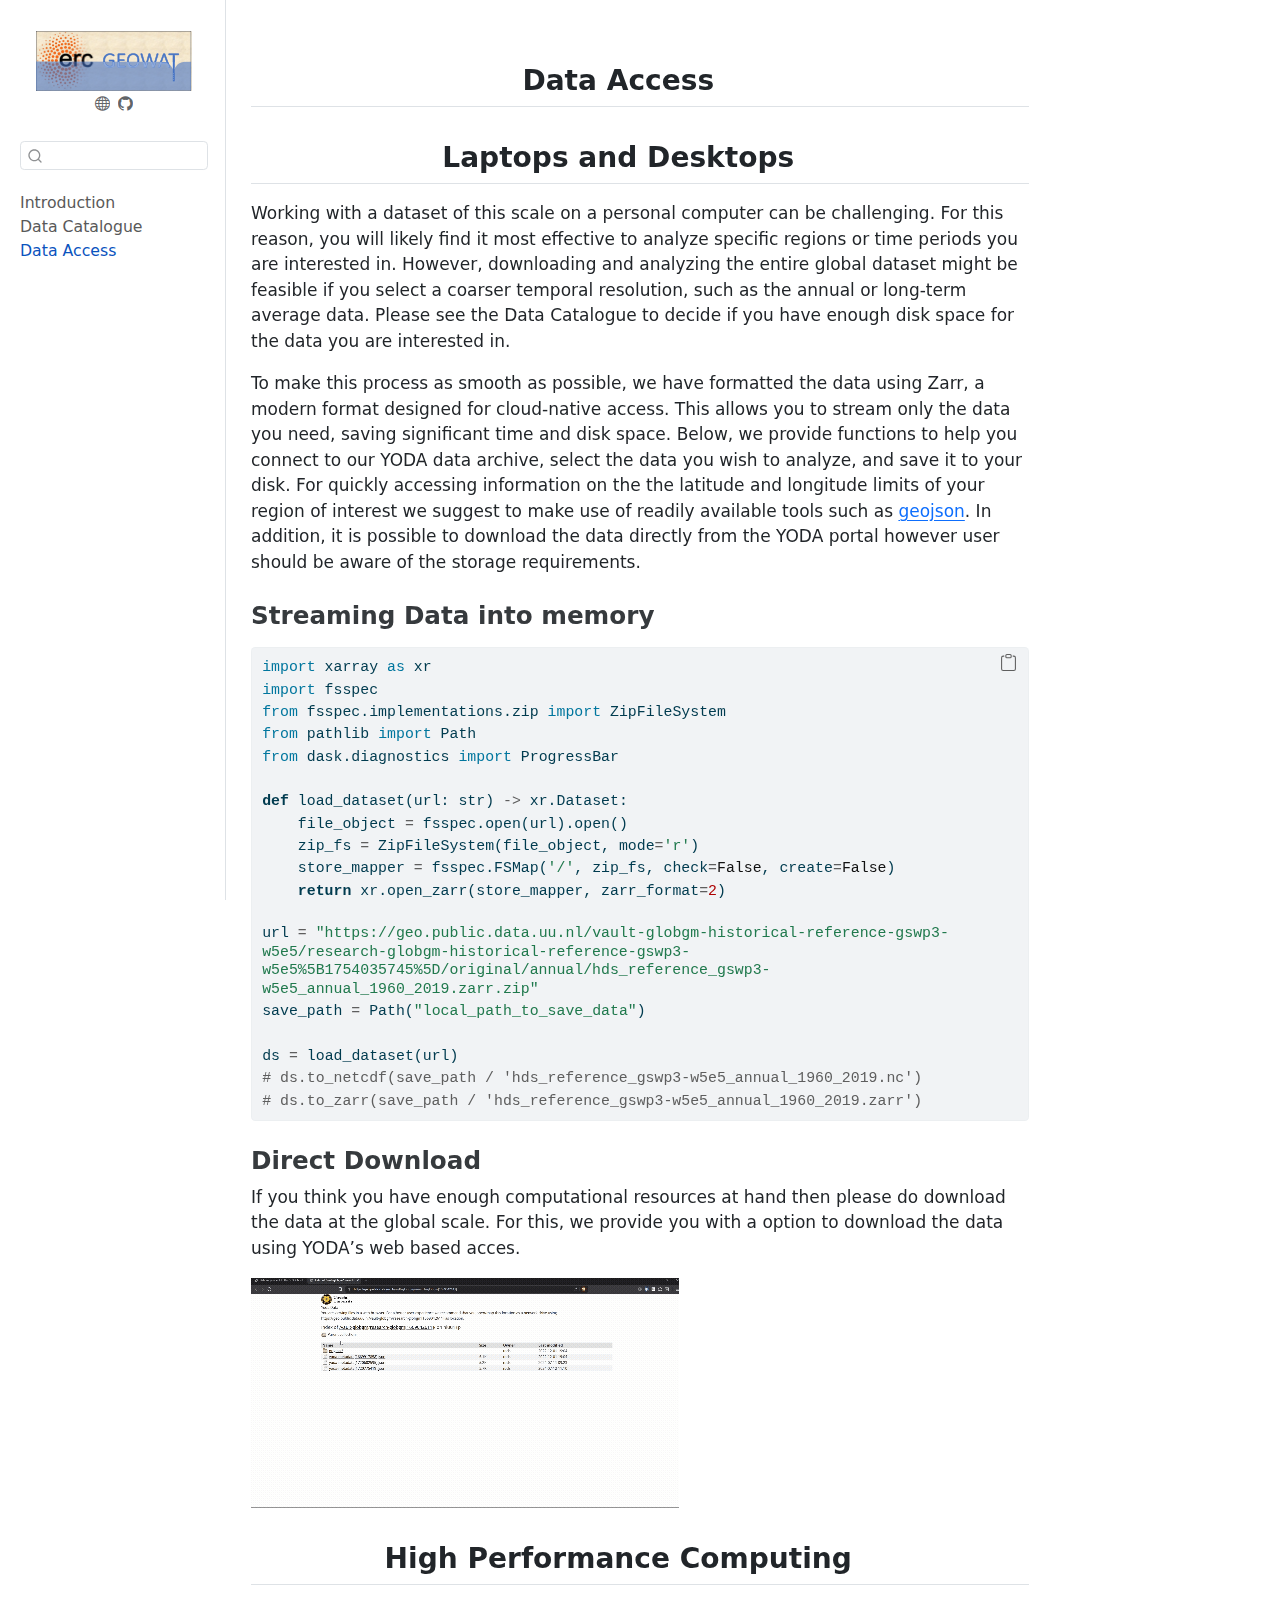
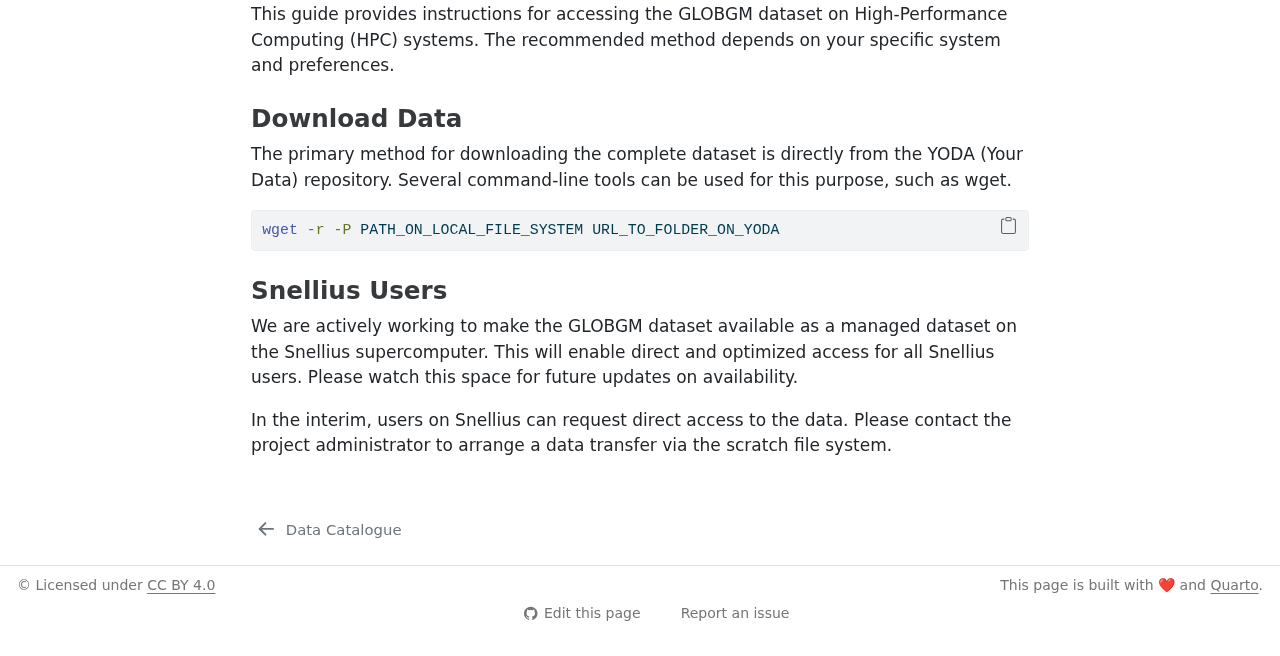
<file: data_access/data_access.html>
<!DOCTYPE html>
<html xmlns="http://www.w3.org/1999/xhtml" lang="en" xml:lang="en"><head>

<meta charset="utf-8">
<meta name="generator" content="quarto-1.7.33">

<meta name="viewport" content="width=device-width, initial-scale=1.0, user-scalable=yes">


<title>data_access – GLOBGM_CMIP6</title>
<style>
code{white-space: pre-wrap;}
span.smallcaps{font-variant: small-caps;}
div.columns{display: flex; gap: min(4vw, 1.5em);}
div.column{flex: auto; overflow-x: auto;}
div.hanging-indent{margin-left: 1.5em; text-indent: -1.5em;}
ul.task-list{list-style: none;}
ul.task-list li input[type="checkbox"] {
  width: 0.8em;
  margin: 0 0.8em 0.2em -1em; /* quarto-specific, see https://github.com/quarto-dev/quarto-cli/issues/4556 */ 
  vertical-align: middle;
}
/* CSS for syntax highlighting */
html { -webkit-text-size-adjust: 100%; }
pre > code.sourceCode { white-space: pre; position: relative; }
pre > code.sourceCode > span { display: inline-block; line-height: 1.25; }
pre > code.sourceCode > span:empty { height: 1.2em; }
.sourceCode { overflow: visible; }
code.sourceCode > span { color: inherit; text-decoration: inherit; }
div.sourceCode { margin: 1em 0; }
pre.sourceCode { margin: 0; }
@media screen {
div.sourceCode { overflow: auto; }
}
@media print {
pre > code.sourceCode { white-space: pre-wrap; }
pre > code.sourceCode > span { text-indent: -5em; padding-left: 5em; }
}
pre.numberSource code
  { counter-reset: source-line 0; }
pre.numberSource code > span
  { position: relative; left: -4em; counter-increment: source-line; }
pre.numberSource code > span > a:first-child::before
  { content: counter(source-line);
    position: relative; left: -1em; text-align: right; vertical-align: baseline;
    border: none; display: inline-block;
    -webkit-touch-callout: none; -webkit-user-select: none;
    -khtml-user-select: none; -moz-user-select: none;
    -ms-user-select: none; user-select: none;
    padding: 0 4px; width: 4em;
  }
pre.numberSource { margin-left: 3em;  padding-left: 4px; }
div.sourceCode
  {   }
@media screen {
pre > code.sourceCode > span > a:first-child::before { text-decoration: underline; }
}
</style>


<script src="../site_libs/quarto-nav/quarto-nav.js"></script>
<script src="../site_libs/clipboard/clipboard.min.js"></script>
<script src="../site_libs/quarto-search/autocomplete.umd.js"></script>
<script src="../site_libs/quarto-search/fuse.min.js"></script>
<script src="../site_libs/quarto-search/quarto-search.js"></script>
<meta name="quarto:offset" content="../">
<link href="../data_overview/data_catalogue.html" rel="prev">
<script src="../site_libs/quarto-html/quarto.js" type="module"></script>
<script src="../site_libs/quarto-html/tabsets/tabsets.js" type="module"></script>
<script src="../site_libs/quarto-html/popper.min.js"></script>
<script src="../site_libs/quarto-html/tippy.umd.min.js"></script>
<script src="../site_libs/quarto-html/anchor.min.js"></script>
<link href="../site_libs/quarto-html/tippy.css" rel="stylesheet">
<link href="../site_libs/quarto-html/quarto-syntax-highlighting-ea385d0e468b0dd5ea5bf0780b1290d9.css" rel="stylesheet" id="quarto-text-highlighting-styles">
<script src="../site_libs/bootstrap/bootstrap.min.js"></script>
<link href="../site_libs/bootstrap/bootstrap-icons.css" rel="stylesheet">
<link href="../site_libs/bootstrap/bootstrap-56d05ba5bddc5f15a42cd0990a085ca4.min.css" rel="stylesheet" append-hash="true" id="quarto-bootstrap" data-mode="light">
<script id="quarto-search-options" type="application/json">{
  "location": "sidebar",
  "copy-button": false,
  "collapse-after": 3,
  "panel-placement": "start",
  "type": "textbox",
  "limit": 50,
  "keyboard-shortcut": [
    "f",
    "/",
    "s"
  ],
  "show-item-context": false,
  "language": {
    "search-no-results-text": "No results",
    "search-matching-documents-text": "matching documents",
    "search-copy-link-title": "Copy link to search",
    "search-hide-matches-text": "Hide additional matches",
    "search-more-match-text": "more match in this document",
    "search-more-matches-text": "more matches in this document",
    "search-clear-button-title": "Clear",
    "search-text-placeholder": "",
    "search-detached-cancel-button-title": "Cancel",
    "search-submit-button-title": "Submit",
    "search-label": "Search"
  }
}</script>


</head>

<body class="nav-sidebar docked quarto-light">

<div id="quarto-search-results"></div>
  <header id="quarto-header" class="headroom fixed-top">
  <nav class="quarto-secondary-nav">
    <div class="container-fluid d-flex">
      <button type="button" class="quarto-btn-toggle btn" data-bs-toggle="collapse" role="button" data-bs-target=".quarto-sidebar-collapse-item" aria-controls="quarto-sidebar" aria-expanded="false" aria-label="Toggle sidebar navigation" onclick="if (window.quartoToggleHeadroom) { window.quartoToggleHeadroom(); }">
        <i class="bi bi-layout-text-sidebar-reverse"></i>
      </button>
        <nav class="quarto-page-breadcrumbs" aria-label="breadcrumb"><ol class="breadcrumb"><li class="breadcrumb-item"><a href="../data_access/data_access.html">Data Access</a></li></ol></nav>
        <a class="flex-grow-1" role="navigation" data-bs-toggle="collapse" data-bs-target=".quarto-sidebar-collapse-item" aria-controls="quarto-sidebar" aria-expanded="false" aria-label="Toggle sidebar navigation" onclick="if (window.quartoToggleHeadroom) { window.quartoToggleHeadroom(); }">      
        </a>
      <button type="button" class="btn quarto-search-button" aria-label="Search" onclick="window.quartoOpenSearch();">
        <i class="bi bi-search"></i>
      </button>
    </div>
  </nav>
</header>
<!-- content -->
<div id="quarto-content" class="quarto-container page-columns page-rows-contents page-layout-article">
<!-- sidebar -->
  <nav id="quarto-sidebar" class="sidebar collapse collapse-horizontal quarto-sidebar-collapse-item sidebar-navigation docked overflow-auto">
    <div class="pt-lg-2 mt-2 text-center sidebar-header">
      <a href="../index.html" class="sidebar-logo-link">
      <img src="../images/LogoGEOWAT.png" alt="" class="sidebar-logo py-0 d-lg-inline d-none">
      </a>
      <div class="sidebar-tools-main">
    <a href="https://globalhydrology.nl/research/models/pcr-globwb-2-0/" title="" class="quarto-navigation-tool px-1" aria-label=""><i class="bi bi-globe"></i></a>
    <a href="https://github.com/vanjaarsveldbarry/globgm_cmip6" title="" class="quarto-navigation-tool px-1" aria-label=""><i class="bi bi-github"></i></a>
</div>
      </div>
        <div class="mt-2 flex-shrink-0 align-items-center">
        <div class="sidebar-search">
        <div id="quarto-search" class="" title="Search"></div>
        </div>
        </div>
    <div class="sidebar-menu-container"> 
    <ul class="list-unstyled mt-1">
        <li class="sidebar-item">
  <div class="sidebar-item-container"> 
  <a href="../index.html" class="sidebar-item-text sidebar-link">
 <span class="menu-text">Introduction</span></a>
  </div>
</li>
        <li class="sidebar-item">
  <div class="sidebar-item-container"> 
  <a href="../data_overview/data_catalogue.html" class="sidebar-item-text sidebar-link">
 <span class="menu-text">Data Catalogue</span></a>
  </div>
</li>
        <li class="sidebar-item">
  <div class="sidebar-item-container"> 
  <a href="../data_access/data_access.html" class="sidebar-item-text sidebar-link active">
 <span class="menu-text">Data Access</span></a>
  </div>
</li>
    </ul>
    </div>
</nav>
<div id="quarto-sidebar-glass" class="quarto-sidebar-collapse-item" data-bs-toggle="collapse" data-bs-target=".quarto-sidebar-collapse-item"></div>
<!-- margin-sidebar -->
    <div id="quarto-margin-sidebar" class="sidebar margin-sidebar zindex-bottom">
        
    </div>
<!-- main -->
<main class="content" id="quarto-document-content"><header id="title-block-header" class="quarto-title-block"></header>




<div style="text-align: center;">
<h2 class="anchored">
Data Access
</h2>
</div>
<div style="text-align: center;">
<h2 class="anchored">
Laptops and Desktops
</h2>
</div>
<p>Working with a dataset of this scale on a personal computer can be challenging. For this reason, you will likely find it most effective to analyze specific regions or time periods you are interested in. However, downloading and analyzing the entire global dataset might be feasible if you select a coarser temporal resolution, such as the annual or long-term average data. Please see the Data Catalogue to decide if you have enough disk space for the data you are interested in.</p>
<p>To make this process as smooth as possible, we have formatted the data using Zarr, a modern format designed for cloud-native access. This allows you to stream only the data you need, saving significant time and disk space. Below, we provide functions to help you connect to our YODA data archive, select the data you wish to analyze, and save it to your disk. For quickly accessing information on the the latitude and longitude limits of your region of interest we suggest to make use of readily available tools such as <a href="https://geojson.io/">geojson</a>. In addition, it is possible to download the data directly from the YODA portal however user should be aware of the storage requirements.</p>
<!-- TODO: add links, update gif -->
<div style="text-align: left;">
<h3 class="anchored">
Streaming Data into memory
</h3>
</div>
<div class="sourceCode" id="cb1"><pre class="sourceCode python code-with-copy"><code class="sourceCode python"><span id="cb1-1"><a href="#cb1-1" aria-hidden="true" tabindex="-1"></a><span class="im">import</span> xarray <span class="im">as</span> xr</span>
<span id="cb1-2"><a href="#cb1-2" aria-hidden="true" tabindex="-1"></a><span class="im">import</span> fsspec</span>
<span id="cb1-3"><a href="#cb1-3" aria-hidden="true" tabindex="-1"></a><span class="im">from</span> fsspec.implementations.<span class="bu">zip</span> <span class="im">import</span> ZipFileSystem</span>
<span id="cb1-4"><a href="#cb1-4" aria-hidden="true" tabindex="-1"></a><span class="im">from</span> pathlib <span class="im">import</span> Path</span>
<span id="cb1-5"><a href="#cb1-5" aria-hidden="true" tabindex="-1"></a><span class="im">from</span> dask.diagnostics <span class="im">import</span> ProgressBar</span>
<span id="cb1-6"><a href="#cb1-6" aria-hidden="true" tabindex="-1"></a></span>
<span id="cb1-7"><a href="#cb1-7" aria-hidden="true" tabindex="-1"></a><span class="kw">def</span> load_dataset(url: <span class="bu">str</span>) <span class="op">-&gt;</span> xr.Dataset:</span>
<span id="cb1-8"><a href="#cb1-8" aria-hidden="true" tabindex="-1"></a>    file_object <span class="op">=</span> fsspec.<span class="bu">open</span>(url).<span class="bu">open</span>()</span>
<span id="cb1-9"><a href="#cb1-9" aria-hidden="true" tabindex="-1"></a>    zip_fs <span class="op">=</span> ZipFileSystem(file_object, mode<span class="op">=</span><span class="st">'r'</span>)</span>
<span id="cb1-10"><a href="#cb1-10" aria-hidden="true" tabindex="-1"></a>    store_mapper <span class="op">=</span> fsspec.FSMap(<span class="st">'/'</span>, zip_fs, check<span class="op">=</span><span class="va">False</span>, create<span class="op">=</span><span class="va">False</span>)</span>
<span id="cb1-11"><a href="#cb1-11" aria-hidden="true" tabindex="-1"></a>    <span class="cf">return</span> xr.open_zarr(store_mapper, zarr_format<span class="op">=</span><span class="dv">2</span>)</span>
<span id="cb1-12"><a href="#cb1-12" aria-hidden="true" tabindex="-1"></a></span>
<span id="cb1-13"><a href="#cb1-13" aria-hidden="true" tabindex="-1"></a>url <span class="op">=</span> <span class="st">"https://geo.public.data.uu.nl/vault-globgm-historical-reference-gswp3-w5e5/research-globgm-historical-reference-gswp3-w5e5%5B1754035745%5D/original/annual/hds_reference_gswp3-w5e5_annual_1960_2019.zarr.zip"</span></span>
<span id="cb1-14"><a href="#cb1-14" aria-hidden="true" tabindex="-1"></a>save_path <span class="op">=</span> Path(<span class="st">"local_path_to_save_data"</span>)</span>
<span id="cb1-15"><a href="#cb1-15" aria-hidden="true" tabindex="-1"></a></span>
<span id="cb1-16"><a href="#cb1-16" aria-hidden="true" tabindex="-1"></a>ds <span class="op">=</span> load_dataset(url)</span>
<span id="cb1-17"><a href="#cb1-17" aria-hidden="true" tabindex="-1"></a><span class="co"># ds.to_netcdf(save_path / 'hds_reference_gswp3-w5e5_annual_1960_2019.nc')</span></span>
<span id="cb1-18"><a href="#cb1-18" aria-hidden="true" tabindex="-1"></a><span class="co"># ds.to_zarr(save_path / 'hds_reference_gswp3-w5e5_annual_1960_2019.zarr')</span></span></code><button title="Copy to Clipboard" class="code-copy-button"><i class="bi"></i></button></pre></div>
<div style="text-align: left;">
<h3 class="anchored">
Direct Download
</h3>
</div>
<p>If you think you have enough computational resources at hand then please do download the data at the global scale. For this, we provide you with a option to download the data using YODA’s web based acces.</p>
<p><img src="../images/web_dav_gif.gif" class="img-fluid"></p>
<div style="text-align: center;">
<h2 class="anchored">
High Performance Computing
</h2>
</div>
<p>This guide provides instructions for accessing the GLOBGM dataset on High-Performance Computing (HPC) systems. The recommended method depends on your specific system and preferences.</p>
<!-- #TODO: add codes for the yoda repo full download -->
<div style="text-align: left;">
<h3 class="anchored">
Download Data
</h3>
</div>
<p>The primary method for downloading the complete dataset is directly from the YODA (Your Data) repository. Several command-line tools can be used for this purpose, such as wget.</p>
<div class="sourceCode" id="cb2"><pre class="sourceCode bash code-with-copy"><code class="sourceCode bash"><span id="cb2-1"><a href="#cb2-1" aria-hidden="true" tabindex="-1"></a><span class="fu">wget</span> <span class="at">-r</span> <span class="at">-P</span> PATH_ON_LOCAL_FILE_SYSTEM URL_TO_FOLDER_ON_YODA </span></code><button title="Copy to Clipboard" class="code-copy-button"><i class="bi"></i></button></pre></div>
<div style="text-align: left;">
<h3 class="anchored">
Snellius Users
</h3>
</div>
<p>We are actively working to make the GLOBGM dataset available as a managed dataset on the Snellius supercomputer. This will enable direct and optimized access for all Snellius users. Please watch this space for future updates on availability.</p>
<p>In the interim, users on Snellius can request direct access to the data. Please contact the project administrator to arrange a data transfer via the scratch file system.</p>



</main> <!-- /main -->
<script id="quarto-html-after-body" type="application/javascript">
  window.document.addEventListener("DOMContentLoaded", function (event) {
    const icon = "";
    const anchorJS = new window.AnchorJS();
    anchorJS.options = {
      placement: 'right',
      icon: icon
    };
    anchorJS.add('.anchored');
    const isCodeAnnotation = (el) => {
      for (const clz of el.classList) {
        if (clz.startsWith('code-annotation-')) {                     
          return true;
        }
      }
      return false;
    }
    const onCopySuccess = function(e) {
      // button target
      const button = e.trigger;
      // don't keep focus
      button.blur();
      // flash "checked"
      button.classList.add('code-copy-button-checked');
      var currentTitle = button.getAttribute("title");
      button.setAttribute("title", "Copied!");
      let tooltip;
      if (window.bootstrap) {
        button.setAttribute("data-bs-toggle", "tooltip");
        button.setAttribute("data-bs-placement", "left");
        button.setAttribute("data-bs-title", "Copied!");
        tooltip = new bootstrap.Tooltip(button, 
          { trigger: "manual", 
            customClass: "code-copy-button-tooltip",
            offset: [0, -8]});
        tooltip.show();    
      }
      setTimeout(function() {
        if (tooltip) {
          tooltip.hide();
          button.removeAttribute("data-bs-title");
          button.removeAttribute("data-bs-toggle");
          button.removeAttribute("data-bs-placement");
        }
        button.setAttribute("title", currentTitle);
        button.classList.remove('code-copy-button-checked');
      }, 1000);
      // clear code selection
      e.clearSelection();
    }
    const getTextToCopy = function(trigger) {
        const codeEl = trigger.previousElementSibling.cloneNode(true);
        for (const childEl of codeEl.children) {
          if (isCodeAnnotation(childEl)) {
            childEl.remove();
          }
        }
        return codeEl.innerText;
    }
    const clipboard = new window.ClipboardJS('.code-copy-button:not([data-in-quarto-modal])', {
      text: getTextToCopy
    });
    clipboard.on('success', onCopySuccess);
    if (window.document.getElementById('quarto-embedded-source-code-modal')) {
      const clipboardModal = new window.ClipboardJS('.code-copy-button[data-in-quarto-modal]', {
        text: getTextToCopy,
        container: window.document.getElementById('quarto-embedded-source-code-modal')
      });
      clipboardModal.on('success', onCopySuccess);
    }
      var localhostRegex = new RegExp(/^(?:http|https):\/\/localhost\:?[0-9]*\//);
      var mailtoRegex = new RegExp(/^mailto:/);
        var filterRegex = new RegExp("https:\/\/vanjaarsveldbarry\.github\.io\/globgm_cmip6\/");
      var isInternal = (href) => {
          return filterRegex.test(href) || localhostRegex.test(href) || mailtoRegex.test(href);
      }
      // Inspect non-navigation links and adorn them if external
     var links = window.document.querySelectorAll('a[href]:not(.nav-link):not(.navbar-brand):not(.toc-action):not(.sidebar-link):not(.sidebar-item-toggle):not(.pagination-link):not(.no-external):not([aria-hidden]):not(.dropdown-item):not(.quarto-navigation-tool):not(.about-link)');
      for (var i=0; i<links.length; i++) {
        const link = links[i];
        if (!isInternal(link.href)) {
          // undo the damage that might have been done by quarto-nav.js in the case of
          // links that we want to consider external
          if (link.dataset.originalHref !== undefined) {
            link.href = link.dataset.originalHref;
          }
        }
      }
    function tippyHover(el, contentFn, onTriggerFn, onUntriggerFn) {
      const config = {
        allowHTML: true,
        maxWidth: 500,
        delay: 100,
        arrow: false,
        appendTo: function(el) {
            return el.parentElement;
        },
        interactive: true,
        interactiveBorder: 10,
        theme: 'quarto',
        placement: 'bottom-start',
      };
      if (contentFn) {
        config.content = contentFn;
      }
      if (onTriggerFn) {
        config.onTrigger = onTriggerFn;
      }
      if (onUntriggerFn) {
        config.onUntrigger = onUntriggerFn;
      }
      window.tippy(el, config); 
    }
    const noterefs = window.document.querySelectorAll('a[role="doc-noteref"]');
    for (var i=0; i<noterefs.length; i++) {
      const ref = noterefs[i];
      tippyHover(ref, function() {
        // use id or data attribute instead here
        let href = ref.getAttribute('data-footnote-href') || ref.getAttribute('href');
        try { href = new URL(href).hash; } catch {}
        const id = href.replace(/^#\/?/, "");
        const note = window.document.getElementById(id);
        if (note) {
          return note.innerHTML;
        } else {
          return "";
        }
      });
    }
    const xrefs = window.document.querySelectorAll('a.quarto-xref');
    const processXRef = (id, note) => {
      // Strip column container classes
      const stripColumnClz = (el) => {
        el.classList.remove("page-full", "page-columns");
        if (el.children) {
          for (const child of el.children) {
            stripColumnClz(child);
          }
        }
      }
      stripColumnClz(note)
      if (id === null || id.startsWith('sec-')) {
        // Special case sections, only their first couple elements
        const container = document.createElement("div");
        if (note.children && note.children.length > 2) {
          container.appendChild(note.children[0].cloneNode(true));
          for (let i = 1; i < note.children.length; i++) {
            const child = note.children[i];
            if (child.tagName === "P" && child.innerText === "") {
              continue;
            } else {
              container.appendChild(child.cloneNode(true));
              break;
            }
          }
          if (window.Quarto?.typesetMath) {
            window.Quarto.typesetMath(container);
          }
          return container.innerHTML
        } else {
          if (window.Quarto?.typesetMath) {
            window.Quarto.typesetMath(note);
          }
          return note.innerHTML;
        }
      } else {
        // Remove any anchor links if they are present
        const anchorLink = note.querySelector('a.anchorjs-link');
        if (anchorLink) {
          anchorLink.remove();
        }
        if (window.Quarto?.typesetMath) {
          window.Quarto.typesetMath(note);
        }
        if (note.classList.contains("callout")) {
          return note.outerHTML;
        } else {
          return note.innerHTML;
        }
      }
    }
    for (var i=0; i<xrefs.length; i++) {
      const xref = xrefs[i];
      tippyHover(xref, undefined, function(instance) {
        instance.disable();
        let url = xref.getAttribute('href');
        let hash = undefined; 
        if (url.startsWith('#')) {
          hash = url;
        } else {
          try { hash = new URL(url).hash; } catch {}
        }
        if (hash) {
          const id = hash.replace(/^#\/?/, "");
          const note = window.document.getElementById(id);
          if (note !== null) {
            try {
              const html = processXRef(id, note.cloneNode(true));
              instance.setContent(html);
            } finally {
              instance.enable();
              instance.show();
            }
          } else {
            // See if we can fetch this
            fetch(url.split('#')[0])
            .then(res => res.text())
            .then(html => {
              const parser = new DOMParser();
              const htmlDoc = parser.parseFromString(html, "text/html");
              const note = htmlDoc.getElementById(id);
              if (note !== null) {
                const html = processXRef(id, note);
                instance.setContent(html);
              } 
            }).finally(() => {
              instance.enable();
              instance.show();
            });
          }
        } else {
          // See if we can fetch a full url (with no hash to target)
          // This is a special case and we should probably do some content thinning / targeting
          fetch(url)
          .then(res => res.text())
          .then(html => {
            const parser = new DOMParser();
            const htmlDoc = parser.parseFromString(html, "text/html");
            const note = htmlDoc.querySelector('main.content');
            if (note !== null) {
              // This should only happen for chapter cross references
              // (since there is no id in the URL)
              // remove the first header
              if (note.children.length > 0 && note.children[0].tagName === "HEADER") {
                note.children[0].remove();
              }
              const html = processXRef(null, note);
              instance.setContent(html);
            } 
          }).finally(() => {
            instance.enable();
            instance.show();
          });
        }
      }, function(instance) {
      });
    }
        let selectedAnnoteEl;
        const selectorForAnnotation = ( cell, annotation) => {
          let cellAttr = 'data-code-cell="' + cell + '"';
          let lineAttr = 'data-code-annotation="' +  annotation + '"';
          const selector = 'span[' + cellAttr + '][' + lineAttr + ']';
          return selector;
        }
        const selectCodeLines = (annoteEl) => {
          const doc = window.document;
          const targetCell = annoteEl.getAttribute("data-target-cell");
          const targetAnnotation = annoteEl.getAttribute("data-target-annotation");
          const annoteSpan = window.document.querySelector(selectorForAnnotation(targetCell, targetAnnotation));
          const lines = annoteSpan.getAttribute("data-code-lines").split(",");
          const lineIds = lines.map((line) => {
            return targetCell + "-" + line;
          })
          let top = null;
          let height = null;
          let parent = null;
          if (lineIds.length > 0) {
              //compute the position of the single el (top and bottom and make a div)
              const el = window.document.getElementById(lineIds[0]);
              top = el.offsetTop;
              height = el.offsetHeight;
              parent = el.parentElement.parentElement;
            if (lineIds.length > 1) {
              const lastEl = window.document.getElementById(lineIds[lineIds.length - 1]);
              const bottom = lastEl.offsetTop + lastEl.offsetHeight;
              height = bottom - top;
            }
            if (top !== null && height !== null && parent !== null) {
              // cook up a div (if necessary) and position it 
              let div = window.document.getElementById("code-annotation-line-highlight");
              if (div === null) {
                div = window.document.createElement("div");
                div.setAttribute("id", "code-annotation-line-highlight");
                div.style.position = 'absolute';
                parent.appendChild(div);
              }
              div.style.top = top - 2 + "px";
              div.style.height = height + 4 + "px";
              div.style.left = 0;
              let gutterDiv = window.document.getElementById("code-annotation-line-highlight-gutter");
              if (gutterDiv === null) {
                gutterDiv = window.document.createElement("div");
                gutterDiv.setAttribute("id", "code-annotation-line-highlight-gutter");
                gutterDiv.style.position = 'absolute';
                const codeCell = window.document.getElementById(targetCell);
                const gutter = codeCell.querySelector('.code-annotation-gutter');
                gutter.appendChild(gutterDiv);
              }
              gutterDiv.style.top = top - 2 + "px";
              gutterDiv.style.height = height + 4 + "px";
            }
            selectedAnnoteEl = annoteEl;
          }
        };
        const unselectCodeLines = () => {
          const elementsIds = ["code-annotation-line-highlight", "code-annotation-line-highlight-gutter"];
          elementsIds.forEach((elId) => {
            const div = window.document.getElementById(elId);
            if (div) {
              div.remove();
            }
          });
          selectedAnnoteEl = undefined;
        };
          // Handle positioning of the toggle
      window.addEventListener(
        "resize",
        throttle(() => {
          elRect = undefined;
          if (selectedAnnoteEl) {
            selectCodeLines(selectedAnnoteEl);
          }
        }, 10)
      );
      function throttle(fn, ms) {
      let throttle = false;
      let timer;
        return (...args) => {
          if(!throttle) { // first call gets through
              fn.apply(this, args);
              throttle = true;
          } else { // all the others get throttled
              if(timer) clearTimeout(timer); // cancel #2
              timer = setTimeout(() => {
                fn.apply(this, args);
                timer = throttle = false;
              }, ms);
          }
        };
      }
        // Attach click handler to the DT
        const annoteDls = window.document.querySelectorAll('dt[data-target-cell]');
        for (const annoteDlNode of annoteDls) {
          annoteDlNode.addEventListener('click', (event) => {
            const clickedEl = event.target;
            if (clickedEl !== selectedAnnoteEl) {
              unselectCodeLines();
              const activeEl = window.document.querySelector('dt[data-target-cell].code-annotation-active');
              if (activeEl) {
                activeEl.classList.remove('code-annotation-active');
              }
              selectCodeLines(clickedEl);
              clickedEl.classList.add('code-annotation-active');
            } else {
              // Unselect the line
              unselectCodeLines();
              clickedEl.classList.remove('code-annotation-active');
            }
          });
        }
    const findCites = (el) => {
      const parentEl = el.parentElement;
      if (parentEl) {
        const cites = parentEl.dataset.cites;
        if (cites) {
          return {
            el,
            cites: cites.split(' ')
          };
        } else {
          return findCites(el.parentElement)
        }
      } else {
        return undefined;
      }
    };
    var bibliorefs = window.document.querySelectorAll('a[role="doc-biblioref"]');
    for (var i=0; i<bibliorefs.length; i++) {
      const ref = bibliorefs[i];
      const citeInfo = findCites(ref);
      if (citeInfo) {
        tippyHover(citeInfo.el, function() {
          var popup = window.document.createElement('div');
          citeInfo.cites.forEach(function(cite) {
            var citeDiv = window.document.createElement('div');
            citeDiv.classList.add('hanging-indent');
            citeDiv.classList.add('csl-entry');
            var biblioDiv = window.document.getElementById('ref-' + cite);
            if (biblioDiv) {
              citeDiv.innerHTML = biblioDiv.innerHTML;
            }
            popup.appendChild(citeDiv);
          });
          return popup.innerHTML;
        });
      }
    }
  });
  </script>
<nav class="page-navigation">
  <div class="nav-page nav-page-previous">
      <a href="../data_overview/data_catalogue.html" class="pagination-link" aria-label="Data Catalogue">
        <i class="bi bi-arrow-left-short"></i> <span class="nav-page-text">Data Catalogue</span>
      </a>          
  </div>
  <div class="nav-page nav-page-next">
  </div>
</nav>
</div> <!-- /content -->
<footer class="footer">
  <div class="nav-footer">
    <div class="nav-footer-left">
<p>© Licensed under <a href="https://creativecommons.org/licenses/by/4.0/">CC BY 4.0</a></p>
</div>   
    <div class="nav-footer-center">
      &nbsp;
    <div class="toc-actions"><ul><li><a href="https://github.com/vanjaarsveldbarry/globgm_cmip6/edit/main/data_access/data_access.qmd" class="toc-action"><i class="bi bi-github"></i>Edit this page</a></li><li><a href="https://github.com/vanjaarsveldbarry/globgm_cmip6/issues/new" class="toc-action"><i class="bi empty"></i>Report an issue</a></li></ul></div></div>
    <div class="nav-footer-right">
<p>This page is built with ❤️ and <a href="https://quarto.org/">Quarto</a>.</p>
</div>
  </div>
</footer>




</body></html>
</file>
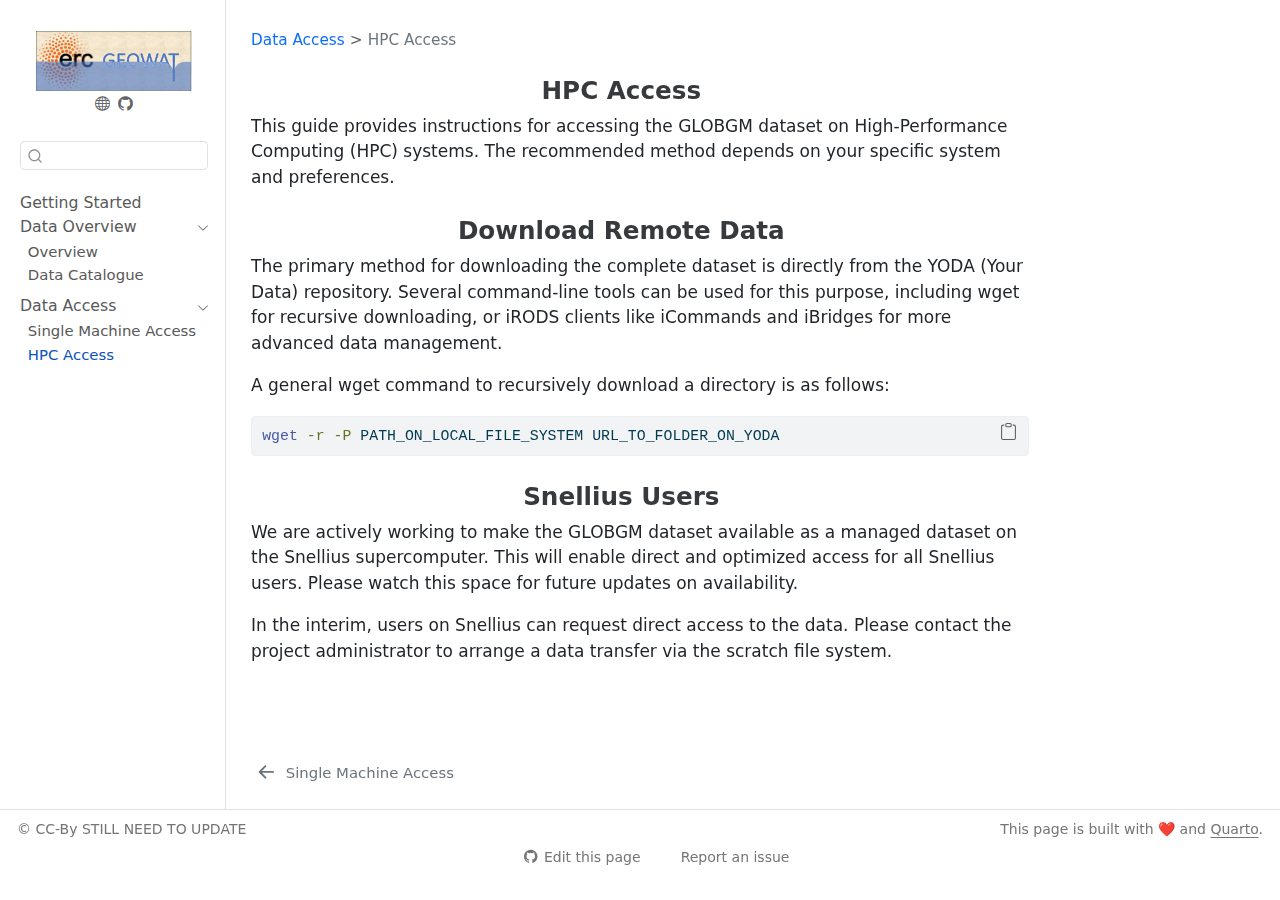
<file: data_access/hpc_usage.html>
<!DOCTYPE html>
<html xmlns="http://www.w3.org/1999/xhtml" lang="en" xml:lang="en"><head>

<meta charset="utf-8">
<meta name="generator" content="quarto-1.7.33">

<meta name="viewport" content="width=device-width, initial-scale=1.0, user-scalable=yes">


<title>hpc_usage – GLOBGM_CMIP6</title>
<style>
code{white-space: pre-wrap;}
span.smallcaps{font-variant: small-caps;}
div.columns{display: flex; gap: min(4vw, 1.5em);}
div.column{flex: auto; overflow-x: auto;}
div.hanging-indent{margin-left: 1.5em; text-indent: -1.5em;}
ul.task-list{list-style: none;}
ul.task-list li input[type="checkbox"] {
  width: 0.8em;
  margin: 0 0.8em 0.2em -1em; /* quarto-specific, see https://github.com/quarto-dev/quarto-cli/issues/4556 */ 
  vertical-align: middle;
}
/* CSS for syntax highlighting */
html { -webkit-text-size-adjust: 100%; }
pre > code.sourceCode { white-space: pre; position: relative; }
pre > code.sourceCode > span { display: inline-block; line-height: 1.25; }
pre > code.sourceCode > span:empty { height: 1.2em; }
.sourceCode { overflow: visible; }
code.sourceCode > span { color: inherit; text-decoration: inherit; }
div.sourceCode { margin: 1em 0; }
pre.sourceCode { margin: 0; }
@media screen {
div.sourceCode { overflow: auto; }
}
@media print {
pre > code.sourceCode { white-space: pre-wrap; }
pre > code.sourceCode > span { text-indent: -5em; padding-left: 5em; }
}
pre.numberSource code
  { counter-reset: source-line 0; }
pre.numberSource code > span
  { position: relative; left: -4em; counter-increment: source-line; }
pre.numberSource code > span > a:first-child::before
  { content: counter(source-line);
    position: relative; left: -1em; text-align: right; vertical-align: baseline;
    border: none; display: inline-block;
    -webkit-touch-callout: none; -webkit-user-select: none;
    -khtml-user-select: none; -moz-user-select: none;
    -ms-user-select: none; user-select: none;
    padding: 0 4px; width: 4em;
  }
pre.numberSource { margin-left: 3em;  padding-left: 4px; }
div.sourceCode
  {   }
@media screen {
pre > code.sourceCode > span > a:first-child::before { text-decoration: underline; }
}
</style>


<script src="../site_libs/quarto-nav/quarto-nav.js"></script>
<script src="../site_libs/clipboard/clipboard.min.js"></script>
<script src="../site_libs/quarto-search/autocomplete.umd.js"></script>
<script src="../site_libs/quarto-search/fuse.min.js"></script>
<script src="../site_libs/quarto-search/quarto-search.js"></script>
<meta name="quarto:offset" content="../">
<link href="../data_access/single_machine.html" rel="prev">
<script src="../site_libs/quarto-html/quarto.js" type="module"></script>
<script src="../site_libs/quarto-html/tabsets/tabsets.js" type="module"></script>
<script src="../site_libs/quarto-html/popper.min.js"></script>
<script src="../site_libs/quarto-html/tippy.umd.min.js"></script>
<script src="../site_libs/quarto-html/anchor.min.js"></script>
<link href="../site_libs/quarto-html/tippy.css" rel="stylesheet">
<link href="../site_libs/quarto-html/quarto-syntax-highlighting-ea385d0e468b0dd5ea5bf0780b1290d9.css" rel="stylesheet" id="quarto-text-highlighting-styles">
<script src="../site_libs/bootstrap/bootstrap.min.js"></script>
<link href="../site_libs/bootstrap/bootstrap-icons.css" rel="stylesheet">
<link href="../site_libs/bootstrap/bootstrap-56d05ba5bddc5f15a42cd0990a085ca4.min.css" rel="stylesheet" append-hash="true" id="quarto-bootstrap" data-mode="light">
<script id="quarto-search-options" type="application/json">{
  "location": "sidebar",
  "copy-button": false,
  "collapse-after": 3,
  "panel-placement": "start",
  "type": "textbox",
  "limit": 50,
  "keyboard-shortcut": [
    "f",
    "/",
    "s"
  ],
  "show-item-context": false,
  "language": {
    "search-no-results-text": "No results",
    "search-matching-documents-text": "matching documents",
    "search-copy-link-title": "Copy link to search",
    "search-hide-matches-text": "Hide additional matches",
    "search-more-match-text": "more match in this document",
    "search-more-matches-text": "more matches in this document",
    "search-clear-button-title": "Clear",
    "search-text-placeholder": "",
    "search-detached-cancel-button-title": "Cancel",
    "search-submit-button-title": "Submit",
    "search-label": "Search"
  }
}</script>


</head>

<body class="nav-sidebar docked quarto-light">

<div id="quarto-search-results"></div>
  <header id="quarto-header" class="headroom fixed-top">
  <nav class="quarto-secondary-nav">
    <div class="container-fluid d-flex">
      <button type="button" class="quarto-btn-toggle btn" data-bs-toggle="collapse" role="button" data-bs-target=".quarto-sidebar-collapse-item" aria-controls="quarto-sidebar" aria-expanded="false" aria-label="Toggle sidebar navigation" onclick="if (window.quartoToggleHeadroom) { window.quartoToggleHeadroom(); }">
        <i class="bi bi-layout-text-sidebar-reverse"></i>
      </button>
        <nav class="quarto-page-breadcrumbs" aria-label="breadcrumb"><ol class="breadcrumb"><li class="breadcrumb-item"><a href="../data_access/single_machine.html">Data Access</a></li><li class="breadcrumb-item"><a href="../data_access/hpc_usage.html">HPC Access</a></li></ol></nav>
        <a class="flex-grow-1" role="navigation" data-bs-toggle="collapse" data-bs-target=".quarto-sidebar-collapse-item" aria-controls="quarto-sidebar" aria-expanded="false" aria-label="Toggle sidebar navigation" onclick="if (window.quartoToggleHeadroom) { window.quartoToggleHeadroom(); }">      
        </a>
      <button type="button" class="btn quarto-search-button" aria-label="Search" onclick="window.quartoOpenSearch();">
        <i class="bi bi-search"></i>
      </button>
    </div>
  </nav>
</header>
<!-- content -->
<div id="quarto-content" class="quarto-container page-columns page-rows-contents page-layout-article">
<!-- sidebar -->
  <nav id="quarto-sidebar" class="sidebar collapse collapse-horizontal quarto-sidebar-collapse-item sidebar-navigation docked overflow-auto">
    <div class="pt-lg-2 mt-2 text-center sidebar-header">
      <a href="../index.html" class="sidebar-logo-link">
      <img src="../images/LogoGEOWAT.png" alt="" class="sidebar-logo py-0 d-lg-inline d-none">
      </a>
      <div class="sidebar-tools-main">
    <a href="https://globalhydrology.nl/research/models/pcr-globwb-2-0/" title="" class="quarto-navigation-tool px-1" aria-label=""><i class="bi bi-globe"></i></a>
    <a href="https://github.com/vanjaarsveldbarry/globgm_cmip6" title="" class="quarto-navigation-tool px-1" aria-label=""><i class="bi bi-github"></i></a>
</div>
      </div>
        <div class="mt-2 flex-shrink-0 align-items-center">
        <div class="sidebar-search">
        <div id="quarto-search" class="" title="Search"></div>
        </div>
        </div>
    <div class="sidebar-menu-container"> 
    <ul class="list-unstyled mt-1">
        <li class="sidebar-item">
  <div class="sidebar-item-container"> 
  <a href="../index.html" class="sidebar-item-text sidebar-link">
 <span class="menu-text">Getting Started</span></a>
  </div>
</li>
        <li class="sidebar-item sidebar-item-section">
      <div class="sidebar-item-container"> 
            <a class="sidebar-item-text sidebar-link text-start" data-bs-toggle="collapse" data-bs-target="#quarto-sidebar-section-1" role="navigation" aria-expanded="true">
 <span class="menu-text">Data Overview</span></a>
          <a class="sidebar-item-toggle text-start" data-bs-toggle="collapse" data-bs-target="#quarto-sidebar-section-1" role="navigation" aria-expanded="true" aria-label="Toggle section">
            <i class="bi bi-chevron-right ms-2"></i>
          </a> 
      </div>
      <ul id="quarto-sidebar-section-1" class="collapse list-unstyled sidebar-section depth1 show">  
          <li class="sidebar-item">
  <div class="sidebar-item-container"> 
  <a href="../data_overview/overview.html" class="sidebar-item-text sidebar-link">
 <span class="menu-text">Overview</span></a>
  </div>
</li>
          <li class="sidebar-item">
  <div class="sidebar-item-container"> 
  <a href="../data_overview/catalogue.html" class="sidebar-item-text sidebar-link">
 <span class="menu-text">Data Catalogue</span></a>
  </div>
</li>
      </ul>
  </li>
        <li class="sidebar-item sidebar-item-section">
      <div class="sidebar-item-container"> 
            <a class="sidebar-item-text sidebar-link text-start" data-bs-toggle="collapse" data-bs-target="#quarto-sidebar-section-2" role="navigation" aria-expanded="true">
 <span class="menu-text">Data Access</span></a>
          <a class="sidebar-item-toggle text-start" data-bs-toggle="collapse" data-bs-target="#quarto-sidebar-section-2" role="navigation" aria-expanded="true" aria-label="Toggle section">
            <i class="bi bi-chevron-right ms-2"></i>
          </a> 
      </div>
      <ul id="quarto-sidebar-section-2" class="collapse list-unstyled sidebar-section depth1 show">  
          <li class="sidebar-item">
  <div class="sidebar-item-container"> 
  <a href="../data_access/single_machine.html" class="sidebar-item-text sidebar-link">
 <span class="menu-text">Single Machine Access</span></a>
  </div>
</li>
          <li class="sidebar-item">
  <div class="sidebar-item-container"> 
  <a href="../data_access/hpc_usage.html" class="sidebar-item-text sidebar-link active">
 <span class="menu-text">HPC Access</span></a>
  </div>
</li>
      </ul>
  </li>
    </ul>
    </div>
</nav>
<div id="quarto-sidebar-glass" class="quarto-sidebar-collapse-item" data-bs-toggle="collapse" data-bs-target=".quarto-sidebar-collapse-item"></div>
<!-- margin-sidebar -->
    <div id="quarto-margin-sidebar" class="sidebar margin-sidebar zindex-bottom">
        
    </div>
<!-- main -->
<main class="content" id="quarto-document-content"><header id="title-block-header" class="quarto-title-block"><nav class="quarto-page-breadcrumbs quarto-title-breadcrumbs d-none d-lg-block" aria-label="breadcrumb"><ol class="breadcrumb"><li class="breadcrumb-item"><a href="../data_access/single_machine.html">Data Access</a></li><li class="breadcrumb-item"><a href="../data_access/hpc_usage.html">HPC Access</a></li></ol></nav></header>




<div style="text-align: center;">
<h3 class="anchored">
HPC Access
</h3>
</div>
<p>This guide provides instructions for accessing the GLOBGM dataset on High-Performance Computing (HPC) systems. The recommended method depends on your specific system and preferences.</p>
<div style="text-align: center;">
<h3 class="anchored">
Download Remote Data
</h3>
</div>
<p>The primary method for downloading the complete dataset is directly from the YODA (Your Data) repository. Several command-line tools can be used for this purpose, including wget for recursive downloading, or iRODS clients like iCommands and iBridges for more advanced data management.</p>
<p>A general wget command to recursively download a directory is as follows:</p>
<div class="sourceCode" id="cb1"><pre class="sourceCode bash code-with-copy"><code class="sourceCode bash"><span id="cb1-1"><a href="#cb1-1" aria-hidden="true" tabindex="-1"></a><span class="fu">wget</span> <span class="at">-r</span> <span class="at">-P</span> PATH_ON_LOCAL_FILE_SYSTEM URL_TO_FOLDER_ON_YODA </span></code><button title="Copy to Clipboard" class="code-copy-button"><i class="bi"></i></button></pre></div>
<div style="text-align: center;">
<h3 class="anchored">
Snellius Users
</h3>
</div>
<p>We are actively working to make the GLOBGM dataset available as a managed dataset on the Snellius supercomputer. This will enable direct and optimized access for all Snellius users. Please watch this space for future updates on availability.</p>
<p>In the interim, users on Snellius can request direct access to the data. Please contact the project administrator to arrange a data transfer via the scratch file system.</p>



</main> <!-- /main -->
<script id="quarto-html-after-body" type="application/javascript">
  window.document.addEventListener("DOMContentLoaded", function (event) {
    const icon = "";
    const anchorJS = new window.AnchorJS();
    anchorJS.options = {
      placement: 'right',
      icon: icon
    };
    anchorJS.add('.anchored');
    const isCodeAnnotation = (el) => {
      for (const clz of el.classList) {
        if (clz.startsWith('code-annotation-')) {                     
          return true;
        }
      }
      return false;
    }
    const onCopySuccess = function(e) {
      // button target
      const button = e.trigger;
      // don't keep focus
      button.blur();
      // flash "checked"
      button.classList.add('code-copy-button-checked');
      var currentTitle = button.getAttribute("title");
      button.setAttribute("title", "Copied!");
      let tooltip;
      if (window.bootstrap) {
        button.setAttribute("data-bs-toggle", "tooltip");
        button.setAttribute("data-bs-placement", "left");
        button.setAttribute("data-bs-title", "Copied!");
        tooltip = new bootstrap.Tooltip(button, 
          { trigger: "manual", 
            customClass: "code-copy-button-tooltip",
            offset: [0, -8]});
        tooltip.show();    
      }
      setTimeout(function() {
        if (tooltip) {
          tooltip.hide();
          button.removeAttribute("data-bs-title");
          button.removeAttribute("data-bs-toggle");
          button.removeAttribute("data-bs-placement");
        }
        button.setAttribute("title", currentTitle);
        button.classList.remove('code-copy-button-checked');
      }, 1000);
      // clear code selection
      e.clearSelection();
    }
    const getTextToCopy = function(trigger) {
        const codeEl = trigger.previousElementSibling.cloneNode(true);
        for (const childEl of codeEl.children) {
          if (isCodeAnnotation(childEl)) {
            childEl.remove();
          }
        }
        return codeEl.innerText;
    }
    const clipboard = new window.ClipboardJS('.code-copy-button:not([data-in-quarto-modal])', {
      text: getTextToCopy
    });
    clipboard.on('success', onCopySuccess);
    if (window.document.getElementById('quarto-embedded-source-code-modal')) {
      const clipboardModal = new window.ClipboardJS('.code-copy-button[data-in-quarto-modal]', {
        text: getTextToCopy,
        container: window.document.getElementById('quarto-embedded-source-code-modal')
      });
      clipboardModal.on('success', onCopySuccess);
    }
      var localhostRegex = new RegExp(/^(?:http|https):\/\/localhost\:?[0-9]*\//);
      var mailtoRegex = new RegExp(/^mailto:/);
        var filterRegex = new RegExp("https:\/\/vanjaarsveldbarry\.github\.io\/globgm_cmip6\/");
      var isInternal = (href) => {
          return filterRegex.test(href) || localhostRegex.test(href) || mailtoRegex.test(href);
      }
      // Inspect non-navigation links and adorn them if external
     var links = window.document.querySelectorAll('a[href]:not(.nav-link):not(.navbar-brand):not(.toc-action):not(.sidebar-link):not(.sidebar-item-toggle):not(.pagination-link):not(.no-external):not([aria-hidden]):not(.dropdown-item):not(.quarto-navigation-tool):not(.about-link)');
      for (var i=0; i<links.length; i++) {
        const link = links[i];
        if (!isInternal(link.href)) {
          // undo the damage that might have been done by quarto-nav.js in the case of
          // links that we want to consider external
          if (link.dataset.originalHref !== undefined) {
            link.href = link.dataset.originalHref;
          }
        }
      }
    function tippyHover(el, contentFn, onTriggerFn, onUntriggerFn) {
      const config = {
        allowHTML: true,
        maxWidth: 500,
        delay: 100,
        arrow: false,
        appendTo: function(el) {
            return el.parentElement;
        },
        interactive: true,
        interactiveBorder: 10,
        theme: 'quarto',
        placement: 'bottom-start',
      };
      if (contentFn) {
        config.content = contentFn;
      }
      if (onTriggerFn) {
        config.onTrigger = onTriggerFn;
      }
      if (onUntriggerFn) {
        config.onUntrigger = onUntriggerFn;
      }
      window.tippy(el, config); 
    }
    const noterefs = window.document.querySelectorAll('a[role="doc-noteref"]');
    for (var i=0; i<noterefs.length; i++) {
      const ref = noterefs[i];
      tippyHover(ref, function() {
        // use id or data attribute instead here
        let href = ref.getAttribute('data-footnote-href') || ref.getAttribute('href');
        try { href = new URL(href).hash; } catch {}
        const id = href.replace(/^#\/?/, "");
        const note = window.document.getElementById(id);
        if (note) {
          return note.innerHTML;
        } else {
          return "";
        }
      });
    }
    const xrefs = window.document.querySelectorAll('a.quarto-xref');
    const processXRef = (id, note) => {
      // Strip column container classes
      const stripColumnClz = (el) => {
        el.classList.remove("page-full", "page-columns");
        if (el.children) {
          for (const child of el.children) {
            stripColumnClz(child);
          }
        }
      }
      stripColumnClz(note)
      if (id === null || id.startsWith('sec-')) {
        // Special case sections, only their first couple elements
        const container = document.createElement("div");
        if (note.children && note.children.length > 2) {
          container.appendChild(note.children[0].cloneNode(true));
          for (let i = 1; i < note.children.length; i++) {
            const child = note.children[i];
            if (child.tagName === "P" && child.innerText === "") {
              continue;
            } else {
              container.appendChild(child.cloneNode(true));
              break;
            }
          }
          if (window.Quarto?.typesetMath) {
            window.Quarto.typesetMath(container);
          }
          return container.innerHTML
        } else {
          if (window.Quarto?.typesetMath) {
            window.Quarto.typesetMath(note);
          }
          return note.innerHTML;
        }
      } else {
        // Remove any anchor links if they are present
        const anchorLink = note.querySelector('a.anchorjs-link');
        if (anchorLink) {
          anchorLink.remove();
        }
        if (window.Quarto?.typesetMath) {
          window.Quarto.typesetMath(note);
        }
        if (note.classList.contains("callout")) {
          return note.outerHTML;
        } else {
          return note.innerHTML;
        }
      }
    }
    for (var i=0; i<xrefs.length; i++) {
      const xref = xrefs[i];
      tippyHover(xref, undefined, function(instance) {
        instance.disable();
        let url = xref.getAttribute('href');
        let hash = undefined; 
        if (url.startsWith('#')) {
          hash = url;
        } else {
          try { hash = new URL(url).hash; } catch {}
        }
        if (hash) {
          const id = hash.replace(/^#\/?/, "");
          const note = window.document.getElementById(id);
          if (note !== null) {
            try {
              const html = processXRef(id, note.cloneNode(true));
              instance.setContent(html);
            } finally {
              instance.enable();
              instance.show();
            }
          } else {
            // See if we can fetch this
            fetch(url.split('#')[0])
            .then(res => res.text())
            .then(html => {
              const parser = new DOMParser();
              const htmlDoc = parser.parseFromString(html, "text/html");
              const note = htmlDoc.getElementById(id);
              if (note !== null) {
                const html = processXRef(id, note);
                instance.setContent(html);
              } 
            }).finally(() => {
              instance.enable();
              instance.show();
            });
          }
        } else {
          // See if we can fetch a full url (with no hash to target)
          // This is a special case and we should probably do some content thinning / targeting
          fetch(url)
          .then(res => res.text())
          .then(html => {
            const parser = new DOMParser();
            const htmlDoc = parser.parseFromString(html, "text/html");
            const note = htmlDoc.querySelector('main.content');
            if (note !== null) {
              // This should only happen for chapter cross references
              // (since there is no id in the URL)
              // remove the first header
              if (note.children.length > 0 && note.children[0].tagName === "HEADER") {
                note.children[0].remove();
              }
              const html = processXRef(null, note);
              instance.setContent(html);
            } 
          }).finally(() => {
            instance.enable();
            instance.show();
          });
        }
      }, function(instance) {
      });
    }
        let selectedAnnoteEl;
        const selectorForAnnotation = ( cell, annotation) => {
          let cellAttr = 'data-code-cell="' + cell + '"';
          let lineAttr = 'data-code-annotation="' +  annotation + '"';
          const selector = 'span[' + cellAttr + '][' + lineAttr + ']';
          return selector;
        }
        const selectCodeLines = (annoteEl) => {
          const doc = window.document;
          const targetCell = annoteEl.getAttribute("data-target-cell");
          const targetAnnotation = annoteEl.getAttribute("data-target-annotation");
          const annoteSpan = window.document.querySelector(selectorForAnnotation(targetCell, targetAnnotation));
          const lines = annoteSpan.getAttribute("data-code-lines").split(",");
          const lineIds = lines.map((line) => {
            return targetCell + "-" + line;
          })
          let top = null;
          let height = null;
          let parent = null;
          if (lineIds.length > 0) {
              //compute the position of the single el (top and bottom and make a div)
              const el = window.document.getElementById(lineIds[0]);
              top = el.offsetTop;
              height = el.offsetHeight;
              parent = el.parentElement.parentElement;
            if (lineIds.length > 1) {
              const lastEl = window.document.getElementById(lineIds[lineIds.length - 1]);
              const bottom = lastEl.offsetTop + lastEl.offsetHeight;
              height = bottom - top;
            }
            if (top !== null && height !== null && parent !== null) {
              // cook up a div (if necessary) and position it 
              let div = window.document.getElementById("code-annotation-line-highlight");
              if (div === null) {
                div = window.document.createElement("div");
                div.setAttribute("id", "code-annotation-line-highlight");
                div.style.position = 'absolute';
                parent.appendChild(div);
              }
              div.style.top = top - 2 + "px";
              div.style.height = height + 4 + "px";
              div.style.left = 0;
              let gutterDiv = window.document.getElementById("code-annotation-line-highlight-gutter");
              if (gutterDiv === null) {
                gutterDiv = window.document.createElement("div");
                gutterDiv.setAttribute("id", "code-annotation-line-highlight-gutter");
                gutterDiv.style.position = 'absolute';
                const codeCell = window.document.getElementById(targetCell);
                const gutter = codeCell.querySelector('.code-annotation-gutter');
                gutter.appendChild(gutterDiv);
              }
              gutterDiv.style.top = top - 2 + "px";
              gutterDiv.style.height = height + 4 + "px";
            }
            selectedAnnoteEl = annoteEl;
          }
        };
        const unselectCodeLines = () => {
          const elementsIds = ["code-annotation-line-highlight", "code-annotation-line-highlight-gutter"];
          elementsIds.forEach((elId) => {
            const div = window.document.getElementById(elId);
            if (div) {
              div.remove();
            }
          });
          selectedAnnoteEl = undefined;
        };
          // Handle positioning of the toggle
      window.addEventListener(
        "resize",
        throttle(() => {
          elRect = undefined;
          if (selectedAnnoteEl) {
            selectCodeLines(selectedAnnoteEl);
          }
        }, 10)
      );
      function throttle(fn, ms) {
      let throttle = false;
      let timer;
        return (...args) => {
          if(!throttle) { // first call gets through
              fn.apply(this, args);
              throttle = true;
          } else { // all the others get throttled
              if(timer) clearTimeout(timer); // cancel #2
              timer = setTimeout(() => {
                fn.apply(this, args);
                timer = throttle = false;
              }, ms);
          }
        };
      }
        // Attach click handler to the DT
        const annoteDls = window.document.querySelectorAll('dt[data-target-cell]');
        for (const annoteDlNode of annoteDls) {
          annoteDlNode.addEventListener('click', (event) => {
            const clickedEl = event.target;
            if (clickedEl !== selectedAnnoteEl) {
              unselectCodeLines();
              const activeEl = window.document.querySelector('dt[data-target-cell].code-annotation-active');
              if (activeEl) {
                activeEl.classList.remove('code-annotation-active');
              }
              selectCodeLines(clickedEl);
              clickedEl.classList.add('code-annotation-active');
            } else {
              // Unselect the line
              unselectCodeLines();
              clickedEl.classList.remove('code-annotation-active');
            }
          });
        }
    const findCites = (el) => {
      const parentEl = el.parentElement;
      if (parentEl) {
        const cites = parentEl.dataset.cites;
        if (cites) {
          return {
            el,
            cites: cites.split(' ')
          };
        } else {
          return findCites(el.parentElement)
        }
      } else {
        return undefined;
      }
    };
    var bibliorefs = window.document.querySelectorAll('a[role="doc-biblioref"]');
    for (var i=0; i<bibliorefs.length; i++) {
      const ref = bibliorefs[i];
      const citeInfo = findCites(ref);
      if (citeInfo) {
        tippyHover(citeInfo.el, function() {
          var popup = window.document.createElement('div');
          citeInfo.cites.forEach(function(cite) {
            var citeDiv = window.document.createElement('div');
            citeDiv.classList.add('hanging-indent');
            citeDiv.classList.add('csl-entry');
            var biblioDiv = window.document.getElementById('ref-' + cite);
            if (biblioDiv) {
              citeDiv.innerHTML = biblioDiv.innerHTML;
            }
            popup.appendChild(citeDiv);
          });
          return popup.innerHTML;
        });
      }
    }
  });
  </script>
<nav class="page-navigation">
  <div class="nav-page nav-page-previous">
      <a href="../data_access/single_machine.html" class="pagination-link" aria-label="Single Machine Access">
        <i class="bi bi-arrow-left-short"></i> <span class="nav-page-text">Single Machine Access</span>
      </a>          
  </div>
  <div class="nav-page nav-page-next">
  </div>
</nav>
</div> <!-- /content -->
<footer class="footer">
  <div class="nav-footer">
    <div class="nav-footer-left">
<p>© CC-By STILL NEED TO UPDATE</p>
</div>   
    <div class="nav-footer-center">
      &nbsp;
    <div class="toc-actions"><ul><li><a href="https://github.com/vanjaarsveldbarry/globgm_cmip6/edit/main/data_access/hpc_usage.qmd" class="toc-action"><i class="bi bi-github"></i>Edit this page</a></li><li><a href="https://github.com/vanjaarsveldbarry/globgm_cmip6/issues/new" class="toc-action"><i class="bi empty"></i>Report an issue</a></li></ul></div></div>
    <div class="nav-footer-right">
<p>This page is built with ❤️ and <a href="https://quarto.org/">Quarto</a>.</p>
</div>
  </div>
</footer>




</body></html>
</file>
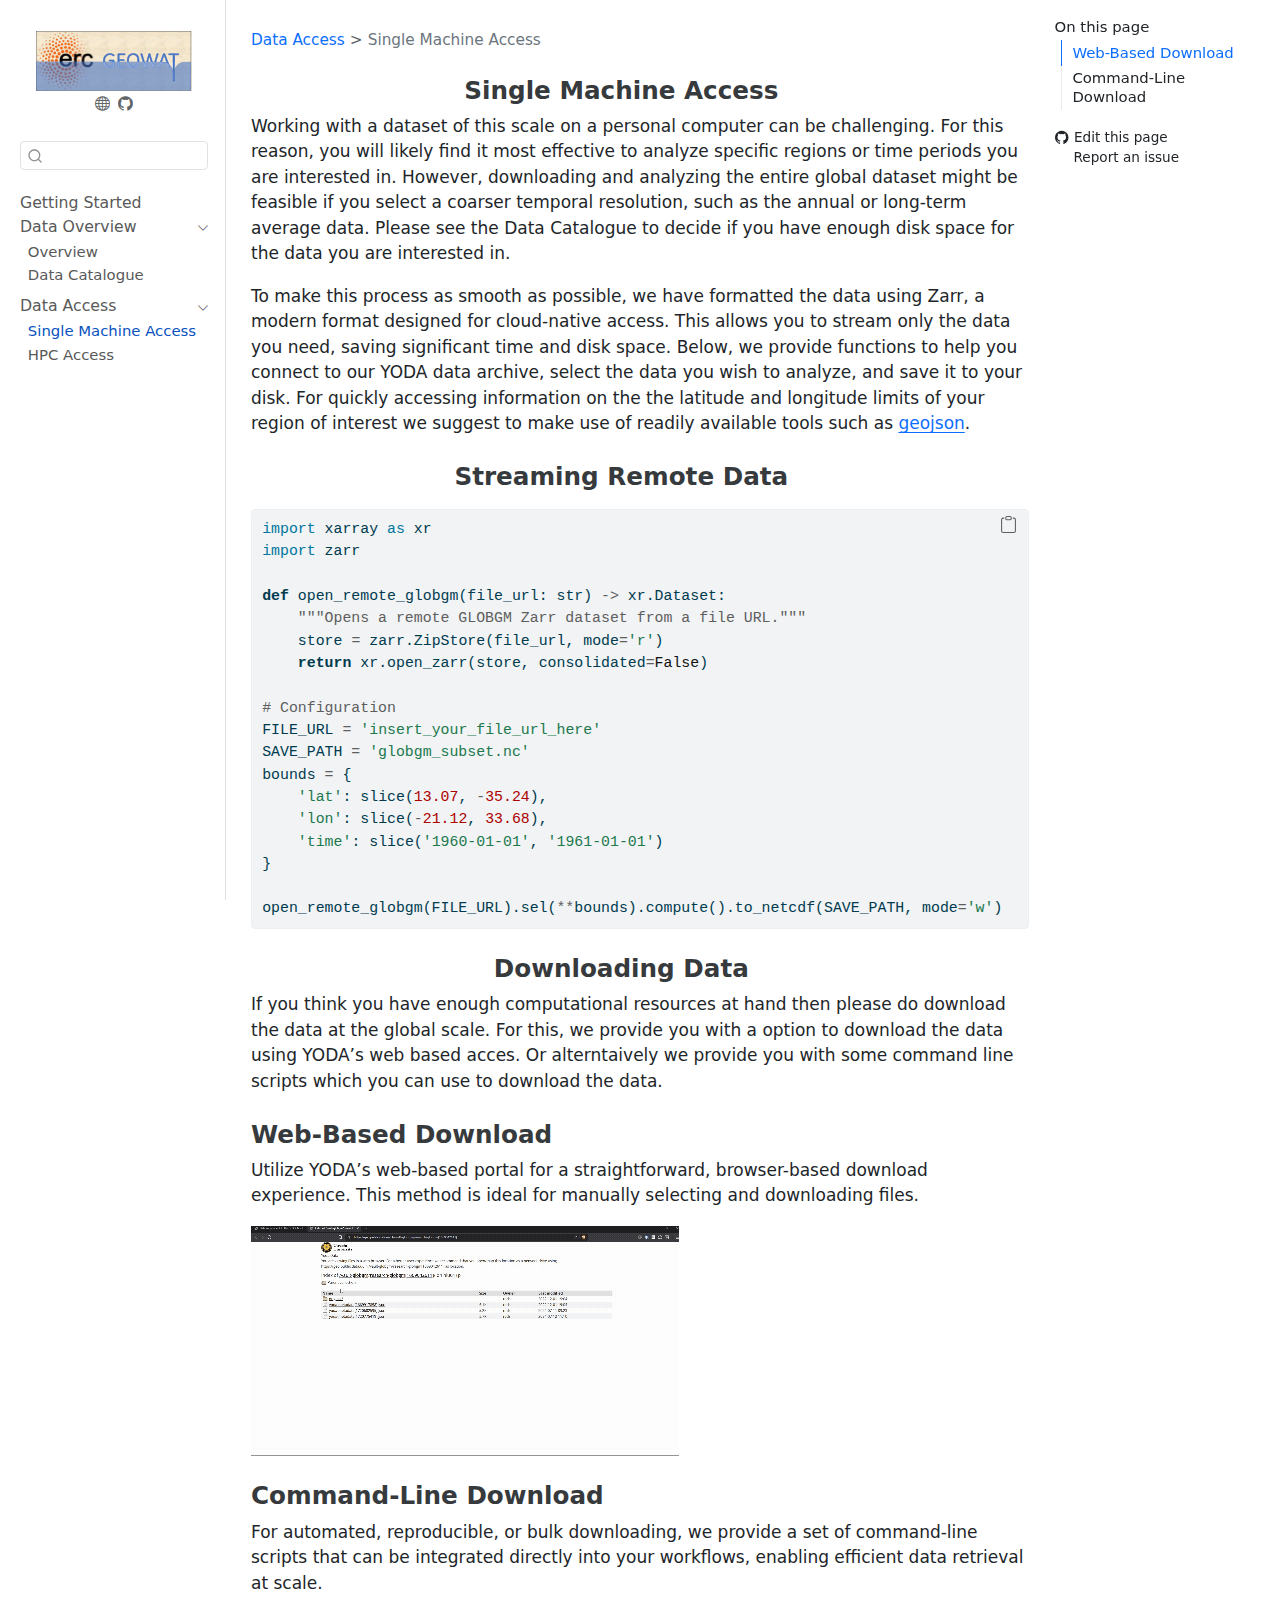
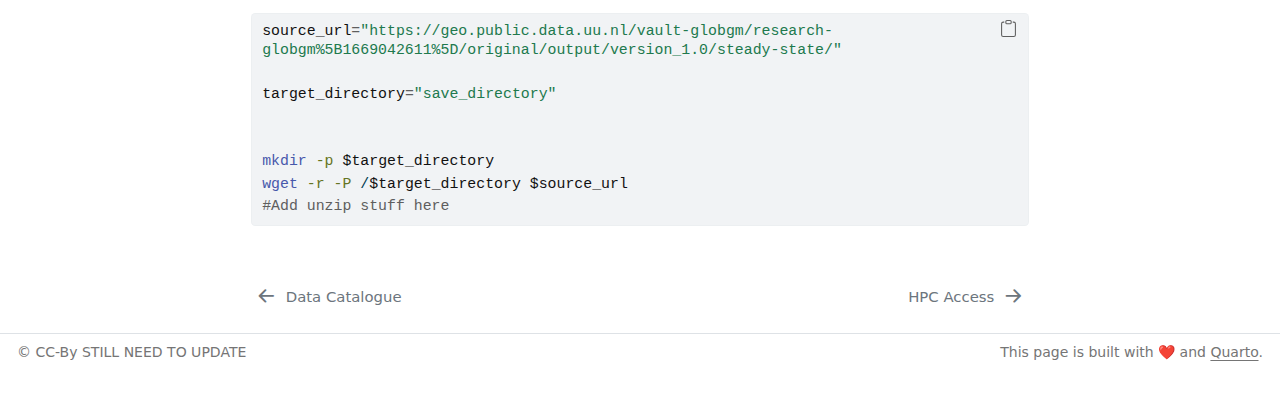
<file: data_access/single_machine.html>
<!DOCTYPE html>
<html xmlns="http://www.w3.org/1999/xhtml" lang="en" xml:lang="en"><head>

<meta charset="utf-8">
<meta name="generator" content="quarto-1.7.33">

<meta name="viewport" content="width=device-width, initial-scale=1.0, user-scalable=yes">


<title>single_machine – GLOBGM_CMIP6</title>
<style>
code{white-space: pre-wrap;}
span.smallcaps{font-variant: small-caps;}
div.columns{display: flex; gap: min(4vw, 1.5em);}
div.column{flex: auto; overflow-x: auto;}
div.hanging-indent{margin-left: 1.5em; text-indent: -1.5em;}
ul.task-list{list-style: none;}
ul.task-list li input[type="checkbox"] {
  width: 0.8em;
  margin: 0 0.8em 0.2em -1em; /* quarto-specific, see https://github.com/quarto-dev/quarto-cli/issues/4556 */ 
  vertical-align: middle;
}
/* CSS for syntax highlighting */
html { -webkit-text-size-adjust: 100%; }
pre > code.sourceCode { white-space: pre; position: relative; }
pre > code.sourceCode > span { display: inline-block; line-height: 1.25; }
pre > code.sourceCode > span:empty { height: 1.2em; }
.sourceCode { overflow: visible; }
code.sourceCode > span { color: inherit; text-decoration: inherit; }
div.sourceCode { margin: 1em 0; }
pre.sourceCode { margin: 0; }
@media screen {
div.sourceCode { overflow: auto; }
}
@media print {
pre > code.sourceCode { white-space: pre-wrap; }
pre > code.sourceCode > span { text-indent: -5em; padding-left: 5em; }
}
pre.numberSource code
  { counter-reset: source-line 0; }
pre.numberSource code > span
  { position: relative; left: -4em; counter-increment: source-line; }
pre.numberSource code > span > a:first-child::before
  { content: counter(source-line);
    position: relative; left: -1em; text-align: right; vertical-align: baseline;
    border: none; display: inline-block;
    -webkit-touch-callout: none; -webkit-user-select: none;
    -khtml-user-select: none; -moz-user-select: none;
    -ms-user-select: none; user-select: none;
    padding: 0 4px; width: 4em;
  }
pre.numberSource { margin-left: 3em;  padding-left: 4px; }
div.sourceCode
  {   }
@media screen {
pre > code.sourceCode > span > a:first-child::before { text-decoration: underline; }
}
</style>


<script src="../site_libs/quarto-nav/quarto-nav.js"></script>
<script src="../site_libs/clipboard/clipboard.min.js"></script>
<script src="../site_libs/quarto-search/autocomplete.umd.js"></script>
<script src="../site_libs/quarto-search/fuse.min.js"></script>
<script src="../site_libs/quarto-search/quarto-search.js"></script>
<meta name="quarto:offset" content="../">
<link href="../data_access/hpc_usage.html" rel="next">
<link href="../data_overview/catalogue.html" rel="prev">
<script src="../site_libs/quarto-html/quarto.js" type="module"></script>
<script src="../site_libs/quarto-html/tabsets/tabsets.js" type="module"></script>
<script src="../site_libs/quarto-html/popper.min.js"></script>
<script src="../site_libs/quarto-html/tippy.umd.min.js"></script>
<script src="../site_libs/quarto-html/anchor.min.js"></script>
<link href="../site_libs/quarto-html/tippy.css" rel="stylesheet">
<link href="../site_libs/quarto-html/quarto-syntax-highlighting-ea385d0e468b0dd5ea5bf0780b1290d9.css" rel="stylesheet" id="quarto-text-highlighting-styles">
<script src="../site_libs/bootstrap/bootstrap.min.js"></script>
<link href="../site_libs/bootstrap/bootstrap-icons.css" rel="stylesheet">
<link href="../site_libs/bootstrap/bootstrap-56d05ba5bddc5f15a42cd0990a085ca4.min.css" rel="stylesheet" append-hash="true" id="quarto-bootstrap" data-mode="light">
<script id="quarto-search-options" type="application/json">{
  "location": "sidebar",
  "copy-button": false,
  "collapse-after": 3,
  "panel-placement": "start",
  "type": "textbox",
  "limit": 50,
  "keyboard-shortcut": [
    "f",
    "/",
    "s"
  ],
  "show-item-context": false,
  "language": {
    "search-no-results-text": "No results",
    "search-matching-documents-text": "matching documents",
    "search-copy-link-title": "Copy link to search",
    "search-hide-matches-text": "Hide additional matches",
    "search-more-match-text": "more match in this document",
    "search-more-matches-text": "more matches in this document",
    "search-clear-button-title": "Clear",
    "search-text-placeholder": "",
    "search-detached-cancel-button-title": "Cancel",
    "search-submit-button-title": "Submit",
    "search-label": "Search"
  }
}</script>


</head>

<body class="nav-sidebar docked quarto-light">

<div id="quarto-search-results"></div>
  <header id="quarto-header" class="headroom fixed-top">
  <nav class="quarto-secondary-nav">
    <div class="container-fluid d-flex">
      <button type="button" class="quarto-btn-toggle btn" data-bs-toggle="collapse" role="button" data-bs-target=".quarto-sidebar-collapse-item" aria-controls="quarto-sidebar" aria-expanded="false" aria-label="Toggle sidebar navigation" onclick="if (window.quartoToggleHeadroom) { window.quartoToggleHeadroom(); }">
        <i class="bi bi-layout-text-sidebar-reverse"></i>
      </button>
        <nav class="quarto-page-breadcrumbs" aria-label="breadcrumb"><ol class="breadcrumb"><li class="breadcrumb-item"><a href="../data_access/single_machine.html">Data Access</a></li><li class="breadcrumb-item"><a href="../data_access/single_machine.html">Single Machine Access</a></li></ol></nav>
        <a class="flex-grow-1" role="navigation" data-bs-toggle="collapse" data-bs-target=".quarto-sidebar-collapse-item" aria-controls="quarto-sidebar" aria-expanded="false" aria-label="Toggle sidebar navigation" onclick="if (window.quartoToggleHeadroom) { window.quartoToggleHeadroom(); }">      
        </a>
      <button type="button" class="btn quarto-search-button" aria-label="Search" onclick="window.quartoOpenSearch();">
        <i class="bi bi-search"></i>
      </button>
    </div>
  </nav>
</header>
<!-- content -->
<div id="quarto-content" class="quarto-container page-columns page-rows-contents page-layout-article">
<!-- sidebar -->
  <nav id="quarto-sidebar" class="sidebar collapse collapse-horizontal quarto-sidebar-collapse-item sidebar-navigation docked overflow-auto">
    <div class="pt-lg-2 mt-2 text-center sidebar-header">
      <a href="../index.html" class="sidebar-logo-link">
      <img src="../images/LogoGEOWAT.png" alt="" class="sidebar-logo py-0 d-lg-inline d-none">
      </a>
      <div class="sidebar-tools-main">
    <a href="https://globalhydrology.nl/research/models/pcr-globwb-2-0/" title="" class="quarto-navigation-tool px-1" aria-label=""><i class="bi bi-globe"></i></a>
    <a href="https://github.com/vanjaarsveldbarry/globgm_cmip6" title="" class="quarto-navigation-tool px-1" aria-label=""><i class="bi bi-github"></i></a>
</div>
      </div>
        <div class="mt-2 flex-shrink-0 align-items-center">
        <div class="sidebar-search">
        <div id="quarto-search" class="" title="Search"></div>
        </div>
        </div>
    <div class="sidebar-menu-container"> 
    <ul class="list-unstyled mt-1">
        <li class="sidebar-item">
  <div class="sidebar-item-container"> 
  <a href="../index.html" class="sidebar-item-text sidebar-link">
 <span class="menu-text">Getting Started</span></a>
  </div>
</li>
        <li class="sidebar-item sidebar-item-section">
      <div class="sidebar-item-container"> 
            <a class="sidebar-item-text sidebar-link text-start" data-bs-toggle="collapse" data-bs-target="#quarto-sidebar-section-1" role="navigation" aria-expanded="true">
 <span class="menu-text">Data Overview</span></a>
          <a class="sidebar-item-toggle text-start" data-bs-toggle="collapse" data-bs-target="#quarto-sidebar-section-1" role="navigation" aria-expanded="true" aria-label="Toggle section">
            <i class="bi bi-chevron-right ms-2"></i>
          </a> 
      </div>
      <ul id="quarto-sidebar-section-1" class="collapse list-unstyled sidebar-section depth1 show">  
          <li class="sidebar-item">
  <div class="sidebar-item-container"> 
  <a href="../data_overview/overview.html" class="sidebar-item-text sidebar-link">
 <span class="menu-text">Overview</span></a>
  </div>
</li>
          <li class="sidebar-item">
  <div class="sidebar-item-container"> 
  <a href="../data_overview/catalogue.html" class="sidebar-item-text sidebar-link">
 <span class="menu-text">Data Catalogue</span></a>
  </div>
</li>
      </ul>
  </li>
        <li class="sidebar-item sidebar-item-section">
      <div class="sidebar-item-container"> 
            <a class="sidebar-item-text sidebar-link text-start" data-bs-toggle="collapse" data-bs-target="#quarto-sidebar-section-2" role="navigation" aria-expanded="true">
 <span class="menu-text">Data Access</span></a>
          <a class="sidebar-item-toggle text-start" data-bs-toggle="collapse" data-bs-target="#quarto-sidebar-section-2" role="navigation" aria-expanded="true" aria-label="Toggle section">
            <i class="bi bi-chevron-right ms-2"></i>
          </a> 
      </div>
      <ul id="quarto-sidebar-section-2" class="collapse list-unstyled sidebar-section depth1 show">  
          <li class="sidebar-item">
  <div class="sidebar-item-container"> 
  <a href="../data_access/single_machine.html" class="sidebar-item-text sidebar-link active">
 <span class="menu-text">Single Machine Access</span></a>
  </div>
</li>
          <li class="sidebar-item">
  <div class="sidebar-item-container"> 
  <a href="../data_access/hpc_usage.html" class="sidebar-item-text sidebar-link">
 <span class="menu-text">HPC Access</span></a>
  </div>
</li>
      </ul>
  </li>
    </ul>
    </div>
</nav>
<div id="quarto-sidebar-glass" class="quarto-sidebar-collapse-item" data-bs-toggle="collapse" data-bs-target=".quarto-sidebar-collapse-item"></div>
<!-- margin-sidebar -->
    <div id="quarto-margin-sidebar" class="sidebar margin-sidebar">
        <nav id="TOC" role="doc-toc" class="toc-active">
    <h2 id="toc-title">On this page</h2>
   
  <ul>
  <li><a href="#web-based-download" id="toc-web-based-download" class="nav-link active" data-scroll-target="#web-based-download">Web-Based Download</a></li>
  <li><a href="#command-line-download" id="toc-command-line-download" class="nav-link" data-scroll-target="#command-line-download">Command-Line Download</a></li>
  </ul>
<div class="toc-actions"><ul><li><a href="https://github.com/vanjaarsveldbarry/globgm_cmip6/edit/main/data_access/single_machine.qmd" class="toc-action"><i class="bi bi-github"></i>Edit this page</a></li><li><a href="https://github.com/vanjaarsveldbarry/globgm_cmip6/issues/new" class="toc-action"><i class="bi empty"></i>Report an issue</a></li></ul></div></nav>
    </div>
<!-- main -->
<main class="content" id="quarto-document-content"><header id="title-block-header" class="quarto-title-block"><nav class="quarto-page-breadcrumbs quarto-title-breadcrumbs d-none d-lg-block" aria-label="breadcrumb"><ol class="breadcrumb"><li class="breadcrumb-item"><a href="../data_access/single_machine.html">Data Access</a></li><li class="breadcrumb-item"><a href="../data_access/single_machine.html">Single Machine Access</a></li></ol></nav></header>




<div style="text-align: center;">
<h3 class="anchored">
Single Machine Access
</h3>
</div>
<p>Working with a dataset of this scale on a personal computer can be challenging. For this reason, you will likely find it most effective to analyze specific regions or time periods you are interested in. However, downloading and analyzing the entire global dataset might be feasible if you select a coarser temporal resolution, such as the annual or long-term average data. Please see the Data Catalogue to decide if you have enough disk space for the data you are interested in.</p>
<p>To make this process as smooth as possible, we have formatted the data using Zarr, a modern format designed for cloud-native access. This allows you to stream only the data you need, saving significant time and disk space. Below, we provide functions to help you connect to our YODA data archive, select the data you wish to analyze, and save it to your disk. For quickly accessing information on the the latitude and longitude limits of your region of interest we suggest to make use of readily available tools such as <a href="https://geojson.io/">geojson</a>.</p>
<div style="text-align: center;">
<h3 class="anchored">
Streaming Remote Data
</h3>
</div>
<div class="sourceCode" id="cb1"><pre class="sourceCode python code-with-copy"><code class="sourceCode python"><span id="cb1-1"><a href="#cb1-1" aria-hidden="true" tabindex="-1"></a><span class="im">import</span> xarray <span class="im">as</span> xr</span>
<span id="cb1-2"><a href="#cb1-2" aria-hidden="true" tabindex="-1"></a><span class="im">import</span> zarr</span>
<span id="cb1-3"><a href="#cb1-3" aria-hidden="true" tabindex="-1"></a></span>
<span id="cb1-4"><a href="#cb1-4" aria-hidden="true" tabindex="-1"></a><span class="kw">def</span> open_remote_globgm(file_url: <span class="bu">str</span>) <span class="op">-&gt;</span> xr.Dataset:</span>
<span id="cb1-5"><a href="#cb1-5" aria-hidden="true" tabindex="-1"></a>    <span class="co">"""Opens a remote GLOBGM Zarr dataset from a file URL."""</span></span>
<span id="cb1-6"><a href="#cb1-6" aria-hidden="true" tabindex="-1"></a>    store <span class="op">=</span> zarr.ZipStore(file_url, mode<span class="op">=</span><span class="st">'r'</span>)</span>
<span id="cb1-7"><a href="#cb1-7" aria-hidden="true" tabindex="-1"></a>    <span class="cf">return</span> xr.open_zarr(store, consolidated<span class="op">=</span><span class="va">False</span>)</span>
<span id="cb1-8"><a href="#cb1-8" aria-hidden="true" tabindex="-1"></a></span>
<span id="cb1-9"><a href="#cb1-9" aria-hidden="true" tabindex="-1"></a><span class="co"># Configuration</span></span>
<span id="cb1-10"><a href="#cb1-10" aria-hidden="true" tabindex="-1"></a>FILE_URL <span class="op">=</span> <span class="st">'insert_your_file_url_here'</span></span>
<span id="cb1-11"><a href="#cb1-11" aria-hidden="true" tabindex="-1"></a>SAVE_PATH <span class="op">=</span> <span class="st">'globgm_subset.nc'</span></span>
<span id="cb1-12"><a href="#cb1-12" aria-hidden="true" tabindex="-1"></a>bounds <span class="op">=</span> {</span>
<span id="cb1-13"><a href="#cb1-13" aria-hidden="true" tabindex="-1"></a>    <span class="st">'lat'</span>: <span class="bu">slice</span>(<span class="fl">13.07</span>, <span class="op">-</span><span class="fl">35.24</span>),</span>
<span id="cb1-14"><a href="#cb1-14" aria-hidden="true" tabindex="-1"></a>    <span class="st">'lon'</span>: <span class="bu">slice</span>(<span class="op">-</span><span class="fl">21.12</span>, <span class="fl">33.68</span>),</span>
<span id="cb1-15"><a href="#cb1-15" aria-hidden="true" tabindex="-1"></a>    <span class="st">'time'</span>: <span class="bu">slice</span>(<span class="st">'1960-01-01'</span>, <span class="st">'1961-01-01'</span>)</span>
<span id="cb1-16"><a href="#cb1-16" aria-hidden="true" tabindex="-1"></a>}</span>
<span id="cb1-17"><a href="#cb1-17" aria-hidden="true" tabindex="-1"></a></span>
<span id="cb1-18"><a href="#cb1-18" aria-hidden="true" tabindex="-1"></a>open_remote_globgm(FILE_URL).sel(<span class="op">**</span>bounds).compute().to_netcdf(SAVE_PATH, mode<span class="op">=</span><span class="st">'w'</span>)</span></code><button title="Copy to Clipboard" class="code-copy-button"><i class="bi"></i></button></pre></div>
<div style="text-align: center;">
<h3 class="anchored">
Downloading Data
</h3>
</div>
<p>If you think you have enough computational resources at hand then please do download the data at the global scale. For this, we provide you with a option to download the data using YODA’s web based acces. Or alterntaively we provide you with some command line scripts which you can use to download the data.</p>
<section id="web-based-download" class="level3">
<h3 class="anchored" data-anchor-id="web-based-download">Web-Based Download</h3>
<p>Utilize YODA’s web-based portal for a straightforward, browser-based download experience. This method is ideal for manually selecting and downloading files.</p>
<p><img src="../images/web_dav_gif.gif" class="img-fluid"></p>
</section>
<section id="command-line-download" class="level3">
<h3 class="anchored" data-anchor-id="command-line-download">Command-Line Download</h3>
<p>For automated, reproducible, or bulk downloading, we provide a set of command-line scripts that can be integrated directly into your workflows, enabling efficient data retrieval at scale.</p>
<div class="sourceCode" id="cb2"><pre class="sourceCode bash code-with-copy"><code class="sourceCode bash"><span id="cb2-1"><a href="#cb2-1" aria-hidden="true" tabindex="-1"></a><span class="va">source_url</span><span class="op">=</span><span class="st">"https://geo.public.data.uu.nl/vault-globgm/research-globgm%5B1669042611%5D/original/output/version_1.0/steady-state/"</span></span>
<span id="cb2-2"><a href="#cb2-2" aria-hidden="true" tabindex="-1"></a></span>
<span id="cb2-3"><a href="#cb2-3" aria-hidden="true" tabindex="-1"></a><span class="va">target_directory</span><span class="op">=</span><span class="st">"save_directory"</span></span>
<span id="cb2-4"><a href="#cb2-4" aria-hidden="true" tabindex="-1"></a></span>
<span id="cb2-5"><a href="#cb2-5" aria-hidden="true" tabindex="-1"></a></span>
<span id="cb2-6"><a href="#cb2-6" aria-hidden="true" tabindex="-1"></a><span class="fu">mkdir</span> <span class="at">-p</span> <span class="va">$target_directory</span></span>
<span id="cb2-7"><a href="#cb2-7" aria-hidden="true" tabindex="-1"></a><span class="fu">wget</span> <span class="at">-r</span> <span class="at">-P</span> /<span class="va">$target_directory</span> <span class="va">$source_url</span> </span>
<span id="cb2-8"><a href="#cb2-8" aria-hidden="true" tabindex="-1"></a><span class="co">#Add unzip stuff here</span></span></code><button title="Copy to Clipboard" class="code-copy-button"><i class="bi"></i></button></pre></div>


</section>

</main> <!-- /main -->
<script id="quarto-html-after-body" type="application/javascript">
  window.document.addEventListener("DOMContentLoaded", function (event) {
    const icon = "";
    const anchorJS = new window.AnchorJS();
    anchorJS.options = {
      placement: 'right',
      icon: icon
    };
    anchorJS.add('.anchored');
    const isCodeAnnotation = (el) => {
      for (const clz of el.classList) {
        if (clz.startsWith('code-annotation-')) {                     
          return true;
        }
      }
      return false;
    }
    const onCopySuccess = function(e) {
      // button target
      const button = e.trigger;
      // don't keep focus
      button.blur();
      // flash "checked"
      button.classList.add('code-copy-button-checked');
      var currentTitle = button.getAttribute("title");
      button.setAttribute("title", "Copied!");
      let tooltip;
      if (window.bootstrap) {
        button.setAttribute("data-bs-toggle", "tooltip");
        button.setAttribute("data-bs-placement", "left");
        button.setAttribute("data-bs-title", "Copied!");
        tooltip = new bootstrap.Tooltip(button, 
          { trigger: "manual", 
            customClass: "code-copy-button-tooltip",
            offset: [0, -8]});
        tooltip.show();    
      }
      setTimeout(function() {
        if (tooltip) {
          tooltip.hide();
          button.removeAttribute("data-bs-title");
          button.removeAttribute("data-bs-toggle");
          button.removeAttribute("data-bs-placement");
        }
        button.setAttribute("title", currentTitle);
        button.classList.remove('code-copy-button-checked');
      }, 1000);
      // clear code selection
      e.clearSelection();
    }
    const getTextToCopy = function(trigger) {
        const codeEl = trigger.previousElementSibling.cloneNode(true);
        for (const childEl of codeEl.children) {
          if (isCodeAnnotation(childEl)) {
            childEl.remove();
          }
        }
        return codeEl.innerText;
    }
    const clipboard = new window.ClipboardJS('.code-copy-button:not([data-in-quarto-modal])', {
      text: getTextToCopy
    });
    clipboard.on('success', onCopySuccess);
    if (window.document.getElementById('quarto-embedded-source-code-modal')) {
      const clipboardModal = new window.ClipboardJS('.code-copy-button[data-in-quarto-modal]', {
        text: getTextToCopy,
        container: window.document.getElementById('quarto-embedded-source-code-modal')
      });
      clipboardModal.on('success', onCopySuccess);
    }
      var localhostRegex = new RegExp(/^(?:http|https):\/\/localhost\:?[0-9]*\//);
      var mailtoRegex = new RegExp(/^mailto:/);
        var filterRegex = new RegExp("https:\/\/vanjaarsveldbarry\.github\.io\/globgm_cmip6\/");
      var isInternal = (href) => {
          return filterRegex.test(href) || localhostRegex.test(href) || mailtoRegex.test(href);
      }
      // Inspect non-navigation links and adorn them if external
     var links = window.document.querySelectorAll('a[href]:not(.nav-link):not(.navbar-brand):not(.toc-action):not(.sidebar-link):not(.sidebar-item-toggle):not(.pagination-link):not(.no-external):not([aria-hidden]):not(.dropdown-item):not(.quarto-navigation-tool):not(.about-link)');
      for (var i=0; i<links.length; i++) {
        const link = links[i];
        if (!isInternal(link.href)) {
          // undo the damage that might have been done by quarto-nav.js in the case of
          // links that we want to consider external
          if (link.dataset.originalHref !== undefined) {
            link.href = link.dataset.originalHref;
          }
        }
      }
    function tippyHover(el, contentFn, onTriggerFn, onUntriggerFn) {
      const config = {
        allowHTML: true,
        maxWidth: 500,
        delay: 100,
        arrow: false,
        appendTo: function(el) {
            return el.parentElement;
        },
        interactive: true,
        interactiveBorder: 10,
        theme: 'quarto',
        placement: 'bottom-start',
      };
      if (contentFn) {
        config.content = contentFn;
      }
      if (onTriggerFn) {
        config.onTrigger = onTriggerFn;
      }
      if (onUntriggerFn) {
        config.onUntrigger = onUntriggerFn;
      }
      window.tippy(el, config); 
    }
    const noterefs = window.document.querySelectorAll('a[role="doc-noteref"]');
    for (var i=0; i<noterefs.length; i++) {
      const ref = noterefs[i];
      tippyHover(ref, function() {
        // use id or data attribute instead here
        let href = ref.getAttribute('data-footnote-href') || ref.getAttribute('href');
        try { href = new URL(href).hash; } catch {}
        const id = href.replace(/^#\/?/, "");
        const note = window.document.getElementById(id);
        if (note) {
          return note.innerHTML;
        } else {
          return "";
        }
      });
    }
    const xrefs = window.document.querySelectorAll('a.quarto-xref');
    const processXRef = (id, note) => {
      // Strip column container classes
      const stripColumnClz = (el) => {
        el.classList.remove("page-full", "page-columns");
        if (el.children) {
          for (const child of el.children) {
            stripColumnClz(child);
          }
        }
      }
      stripColumnClz(note)
      if (id === null || id.startsWith('sec-')) {
        // Special case sections, only their first couple elements
        const container = document.createElement("div");
        if (note.children && note.children.length > 2) {
          container.appendChild(note.children[0].cloneNode(true));
          for (let i = 1; i < note.children.length; i++) {
            const child = note.children[i];
            if (child.tagName === "P" && child.innerText === "") {
              continue;
            } else {
              container.appendChild(child.cloneNode(true));
              break;
            }
          }
          if (window.Quarto?.typesetMath) {
            window.Quarto.typesetMath(container);
          }
          return container.innerHTML
        } else {
          if (window.Quarto?.typesetMath) {
            window.Quarto.typesetMath(note);
          }
          return note.innerHTML;
        }
      } else {
        // Remove any anchor links if they are present
        const anchorLink = note.querySelector('a.anchorjs-link');
        if (anchorLink) {
          anchorLink.remove();
        }
        if (window.Quarto?.typesetMath) {
          window.Quarto.typesetMath(note);
        }
        if (note.classList.contains("callout")) {
          return note.outerHTML;
        } else {
          return note.innerHTML;
        }
      }
    }
    for (var i=0; i<xrefs.length; i++) {
      const xref = xrefs[i];
      tippyHover(xref, undefined, function(instance) {
        instance.disable();
        let url = xref.getAttribute('href');
        let hash = undefined; 
        if (url.startsWith('#')) {
          hash = url;
        } else {
          try { hash = new URL(url).hash; } catch {}
        }
        if (hash) {
          const id = hash.replace(/^#\/?/, "");
          const note = window.document.getElementById(id);
          if (note !== null) {
            try {
              const html = processXRef(id, note.cloneNode(true));
              instance.setContent(html);
            } finally {
              instance.enable();
              instance.show();
            }
          } else {
            // See if we can fetch this
            fetch(url.split('#')[0])
            .then(res => res.text())
            .then(html => {
              const parser = new DOMParser();
              const htmlDoc = parser.parseFromString(html, "text/html");
              const note = htmlDoc.getElementById(id);
              if (note !== null) {
                const html = processXRef(id, note);
                instance.setContent(html);
              } 
            }).finally(() => {
              instance.enable();
              instance.show();
            });
          }
        } else {
          // See if we can fetch a full url (with no hash to target)
          // This is a special case and we should probably do some content thinning / targeting
          fetch(url)
          .then(res => res.text())
          .then(html => {
            const parser = new DOMParser();
            const htmlDoc = parser.parseFromString(html, "text/html");
            const note = htmlDoc.querySelector('main.content');
            if (note !== null) {
              // This should only happen for chapter cross references
              // (since there is no id in the URL)
              // remove the first header
              if (note.children.length > 0 && note.children[0].tagName === "HEADER") {
                note.children[0].remove();
              }
              const html = processXRef(null, note);
              instance.setContent(html);
            } 
          }).finally(() => {
            instance.enable();
            instance.show();
          });
        }
      }, function(instance) {
      });
    }
        let selectedAnnoteEl;
        const selectorForAnnotation = ( cell, annotation) => {
          let cellAttr = 'data-code-cell="' + cell + '"';
          let lineAttr = 'data-code-annotation="' +  annotation + '"';
          const selector = 'span[' + cellAttr + '][' + lineAttr + ']';
          return selector;
        }
        const selectCodeLines = (annoteEl) => {
          const doc = window.document;
          const targetCell = annoteEl.getAttribute("data-target-cell");
          const targetAnnotation = annoteEl.getAttribute("data-target-annotation");
          const annoteSpan = window.document.querySelector(selectorForAnnotation(targetCell, targetAnnotation));
          const lines = annoteSpan.getAttribute("data-code-lines").split(",");
          const lineIds = lines.map((line) => {
            return targetCell + "-" + line;
          })
          let top = null;
          let height = null;
          let parent = null;
          if (lineIds.length > 0) {
              //compute the position of the single el (top and bottom and make a div)
              const el = window.document.getElementById(lineIds[0]);
              top = el.offsetTop;
              height = el.offsetHeight;
              parent = el.parentElement.parentElement;
            if (lineIds.length > 1) {
              const lastEl = window.document.getElementById(lineIds[lineIds.length - 1]);
              const bottom = lastEl.offsetTop + lastEl.offsetHeight;
              height = bottom - top;
            }
            if (top !== null && height !== null && parent !== null) {
              // cook up a div (if necessary) and position it 
              let div = window.document.getElementById("code-annotation-line-highlight");
              if (div === null) {
                div = window.document.createElement("div");
                div.setAttribute("id", "code-annotation-line-highlight");
                div.style.position = 'absolute';
                parent.appendChild(div);
              }
              div.style.top = top - 2 + "px";
              div.style.height = height + 4 + "px";
              div.style.left = 0;
              let gutterDiv = window.document.getElementById("code-annotation-line-highlight-gutter");
              if (gutterDiv === null) {
                gutterDiv = window.document.createElement("div");
                gutterDiv.setAttribute("id", "code-annotation-line-highlight-gutter");
                gutterDiv.style.position = 'absolute';
                const codeCell = window.document.getElementById(targetCell);
                const gutter = codeCell.querySelector('.code-annotation-gutter');
                gutter.appendChild(gutterDiv);
              }
              gutterDiv.style.top = top - 2 + "px";
              gutterDiv.style.height = height + 4 + "px";
            }
            selectedAnnoteEl = annoteEl;
          }
        };
        const unselectCodeLines = () => {
          const elementsIds = ["code-annotation-line-highlight", "code-annotation-line-highlight-gutter"];
          elementsIds.forEach((elId) => {
            const div = window.document.getElementById(elId);
            if (div) {
              div.remove();
            }
          });
          selectedAnnoteEl = undefined;
        };
          // Handle positioning of the toggle
      window.addEventListener(
        "resize",
        throttle(() => {
          elRect = undefined;
          if (selectedAnnoteEl) {
            selectCodeLines(selectedAnnoteEl);
          }
        }, 10)
      );
      function throttle(fn, ms) {
      let throttle = false;
      let timer;
        return (...args) => {
          if(!throttle) { // first call gets through
              fn.apply(this, args);
              throttle = true;
          } else { // all the others get throttled
              if(timer) clearTimeout(timer); // cancel #2
              timer = setTimeout(() => {
                fn.apply(this, args);
                timer = throttle = false;
              }, ms);
          }
        };
      }
        // Attach click handler to the DT
        const annoteDls = window.document.querySelectorAll('dt[data-target-cell]');
        for (const annoteDlNode of annoteDls) {
          annoteDlNode.addEventListener('click', (event) => {
            const clickedEl = event.target;
            if (clickedEl !== selectedAnnoteEl) {
              unselectCodeLines();
              const activeEl = window.document.querySelector('dt[data-target-cell].code-annotation-active');
              if (activeEl) {
                activeEl.classList.remove('code-annotation-active');
              }
              selectCodeLines(clickedEl);
              clickedEl.classList.add('code-annotation-active');
            } else {
              // Unselect the line
              unselectCodeLines();
              clickedEl.classList.remove('code-annotation-active');
            }
          });
        }
    const findCites = (el) => {
      const parentEl = el.parentElement;
      if (parentEl) {
        const cites = parentEl.dataset.cites;
        if (cites) {
          return {
            el,
            cites: cites.split(' ')
          };
        } else {
          return findCites(el.parentElement)
        }
      } else {
        return undefined;
      }
    };
    var bibliorefs = window.document.querySelectorAll('a[role="doc-biblioref"]');
    for (var i=0; i<bibliorefs.length; i++) {
      const ref = bibliorefs[i];
      const citeInfo = findCites(ref);
      if (citeInfo) {
        tippyHover(citeInfo.el, function() {
          var popup = window.document.createElement('div');
          citeInfo.cites.forEach(function(cite) {
            var citeDiv = window.document.createElement('div');
            citeDiv.classList.add('hanging-indent');
            citeDiv.classList.add('csl-entry');
            var biblioDiv = window.document.getElementById('ref-' + cite);
            if (biblioDiv) {
              citeDiv.innerHTML = biblioDiv.innerHTML;
            }
            popup.appendChild(citeDiv);
          });
          return popup.innerHTML;
        });
      }
    }
  });
  </script>
<nav class="page-navigation">
  <div class="nav-page nav-page-previous">
      <a href="../data_overview/catalogue.html" class="pagination-link" aria-label="Data Catalogue">
        <i class="bi bi-arrow-left-short"></i> <span class="nav-page-text">Data Catalogue</span>
      </a>          
  </div>
  <div class="nav-page nav-page-next">
      <a href="../data_access/hpc_usage.html" class="pagination-link" aria-label="HPC Access">
        <span class="nav-page-text">HPC Access</span> <i class="bi bi-arrow-right-short"></i>
      </a>
  </div>
</nav>
</div> <!-- /content -->
<footer class="footer">
  <div class="nav-footer">
    <div class="nav-footer-left">
<p>© CC-By STILL NEED TO UPDATE</p>
</div>   
    <div class="nav-footer-center">
      &nbsp;
    <div class="toc-actions d-sm-block d-md-none"><ul><li><a href="https://github.com/vanjaarsveldbarry/globgm_cmip6/edit/main/data_access/single_machine.qmd" class="toc-action"><i class="bi bi-github"></i>Edit this page</a></li><li><a href="https://github.com/vanjaarsveldbarry/globgm_cmip6/issues/new" class="toc-action"><i class="bi empty"></i>Report an issue</a></li></ul></div></div>
    <div class="nav-footer-right">
<p>This page is built with ❤️ and <a href="https://quarto.org/">Quarto</a>.</p>
</div>
  </div>
</footer>




</body></html>
</file>
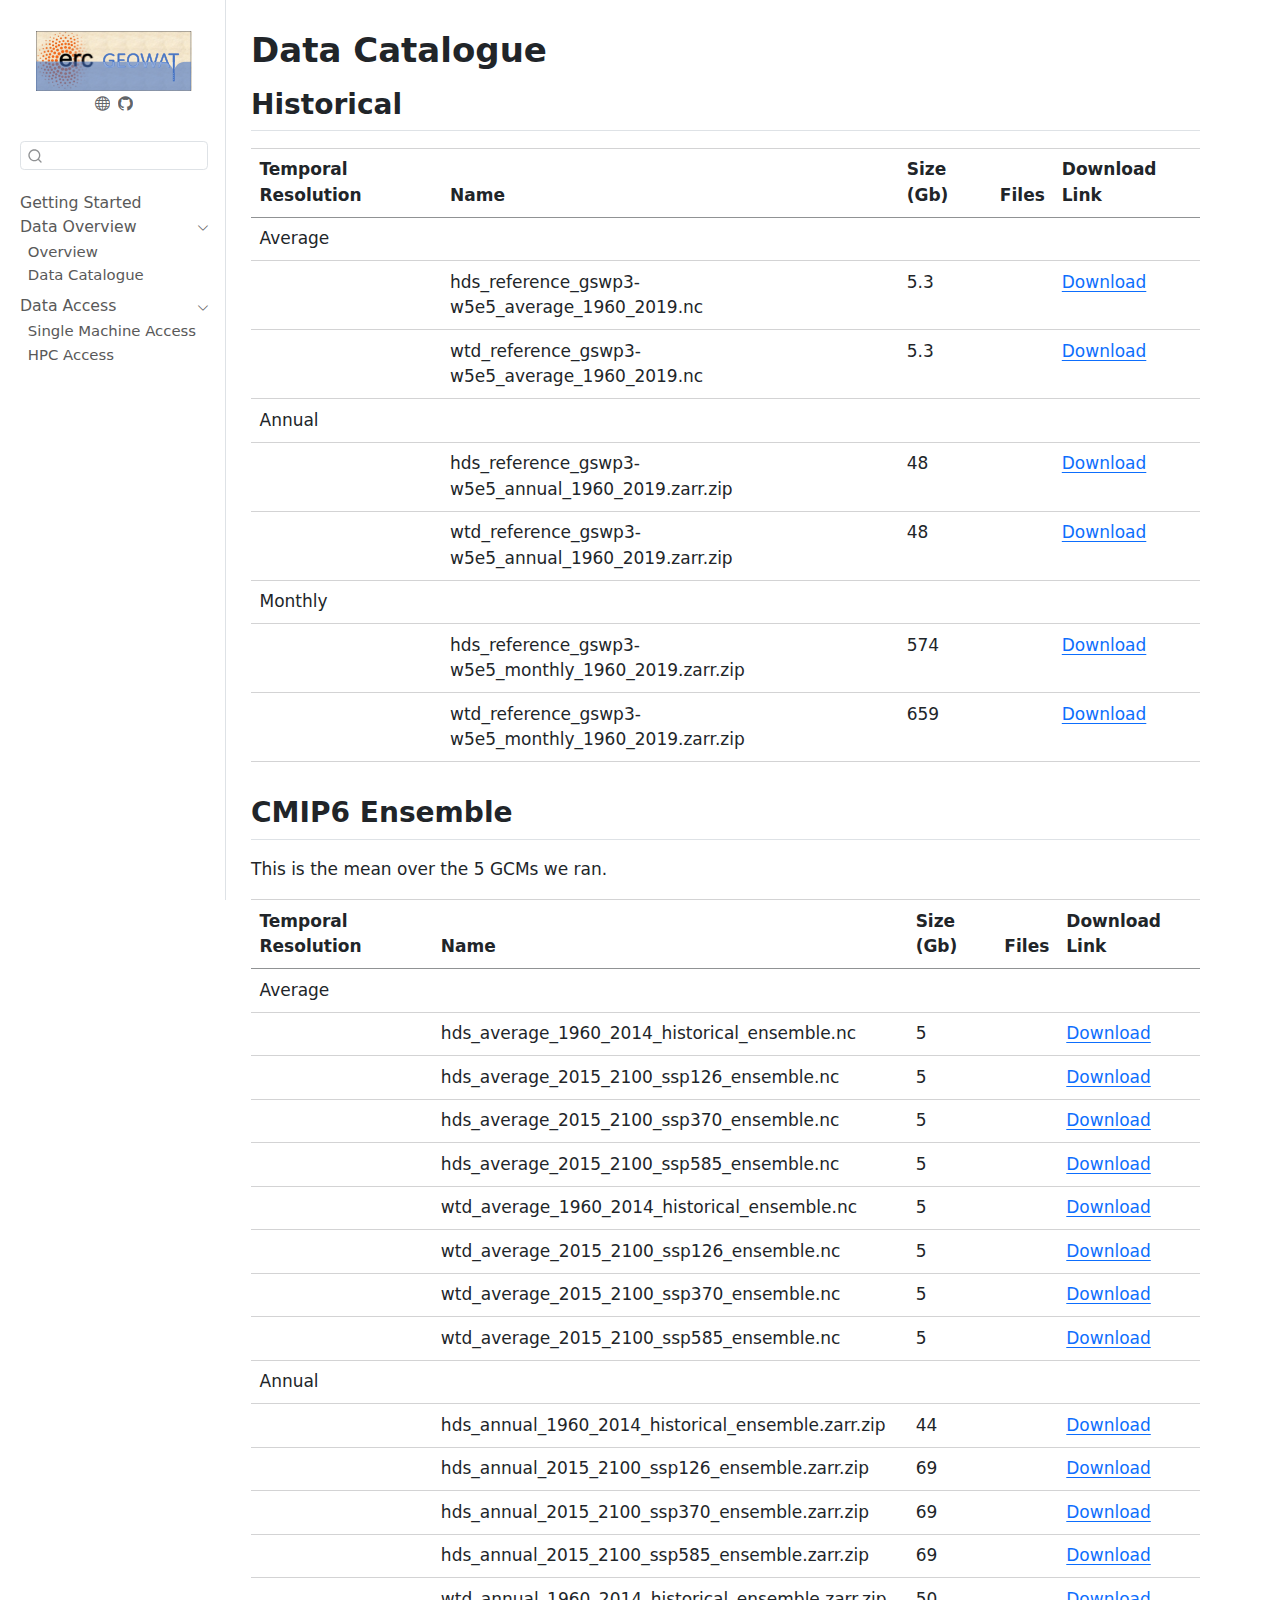
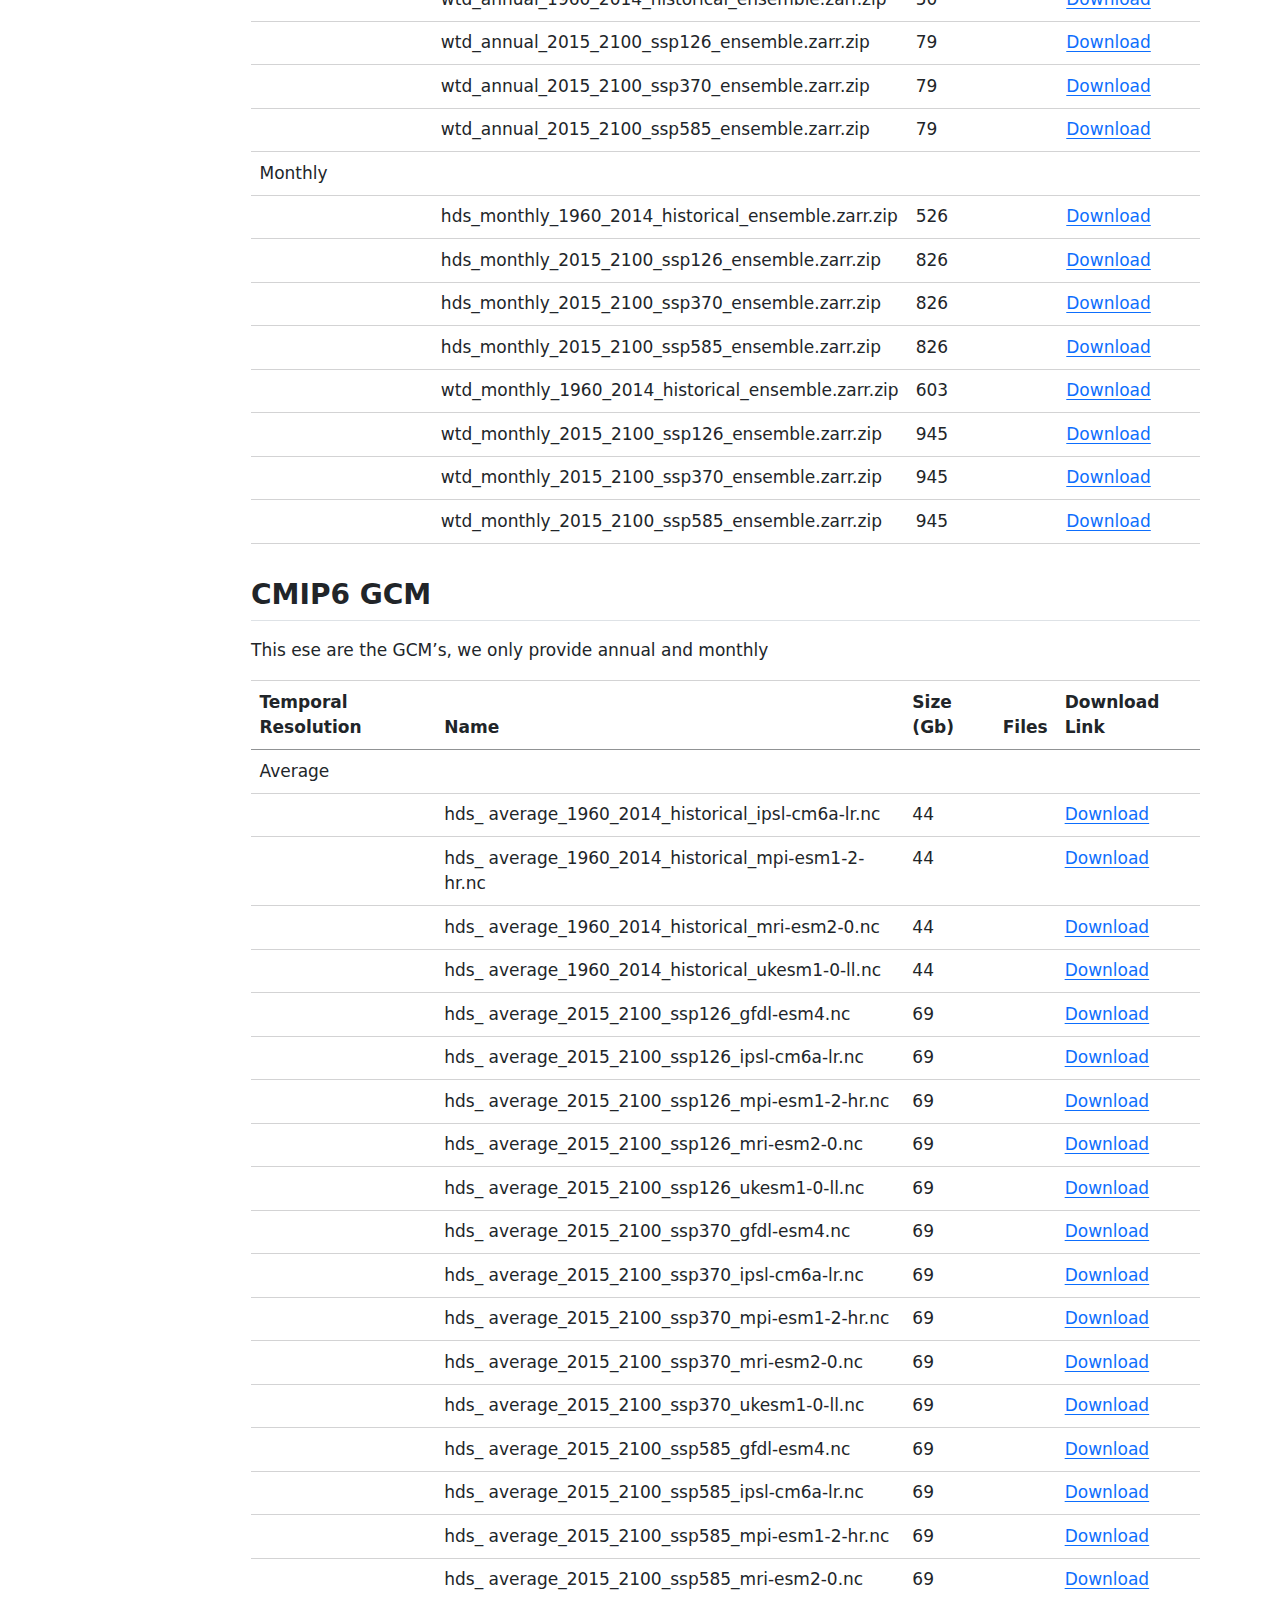
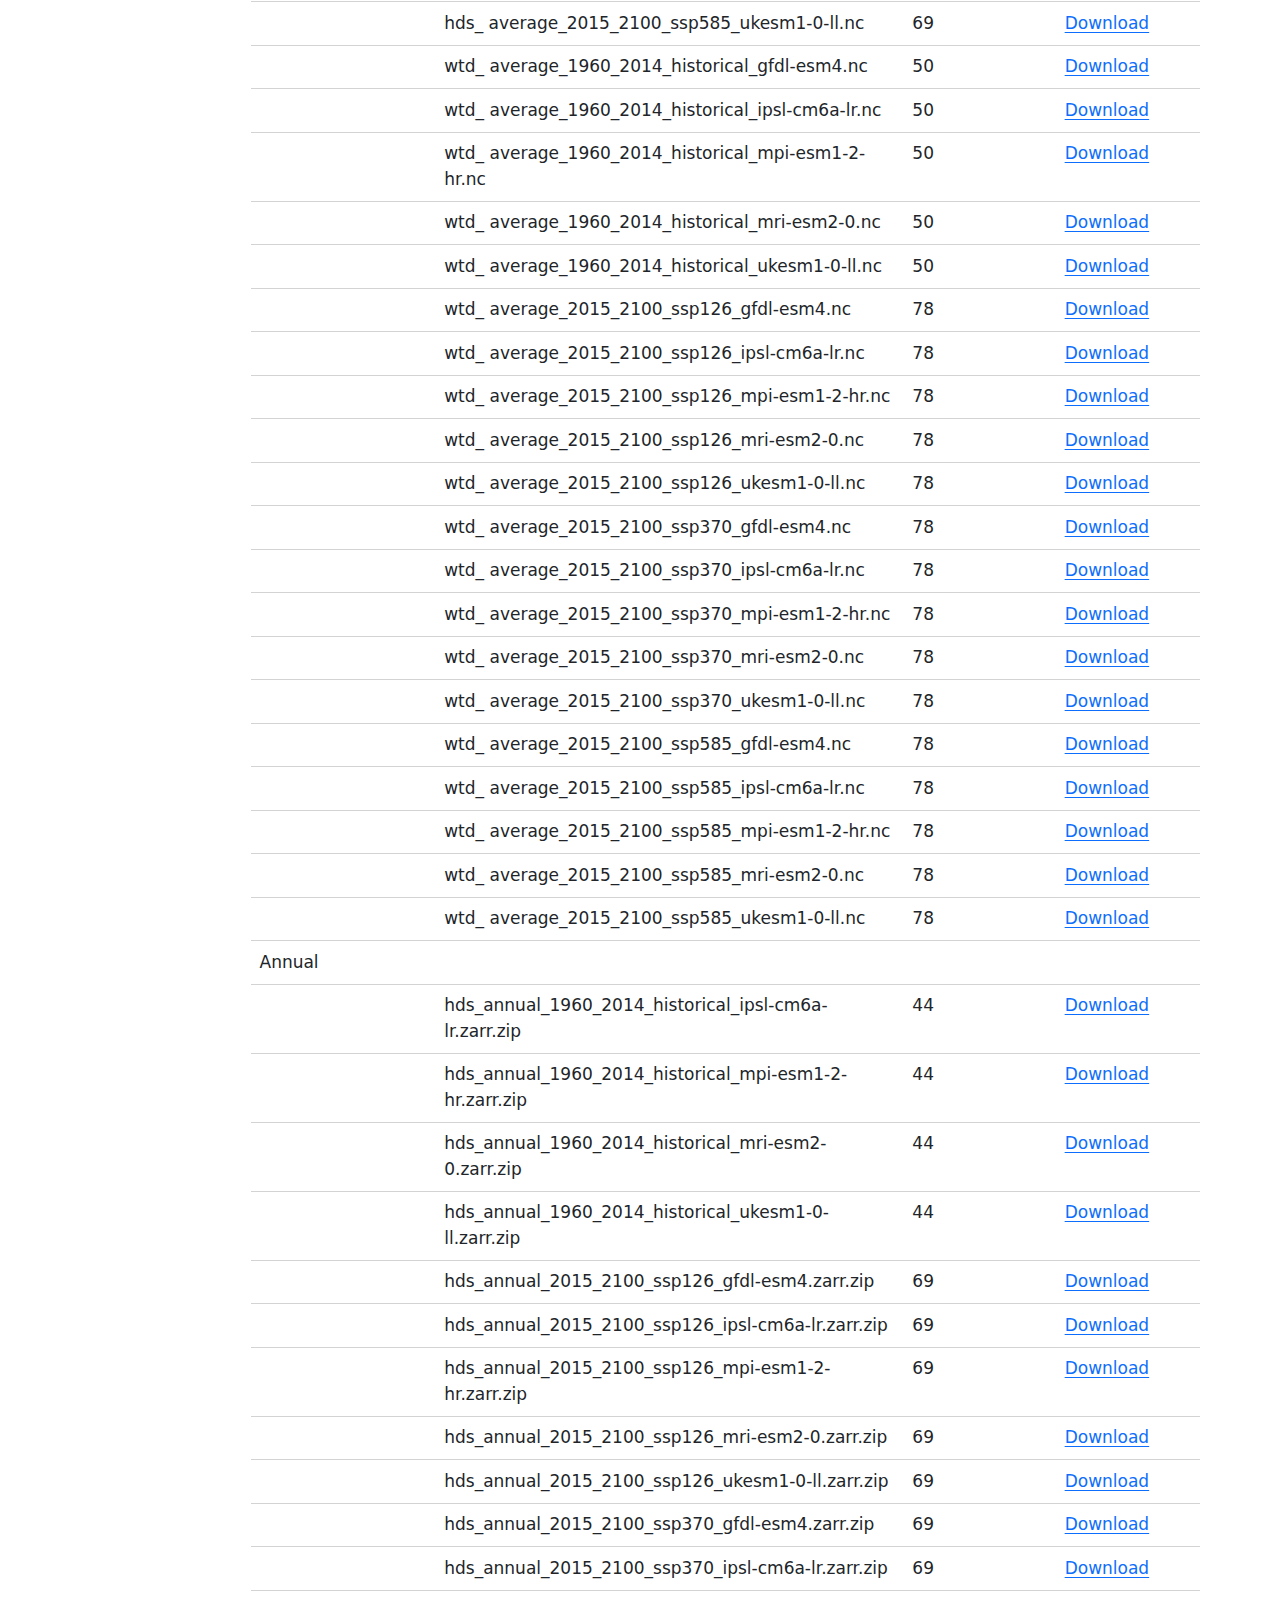
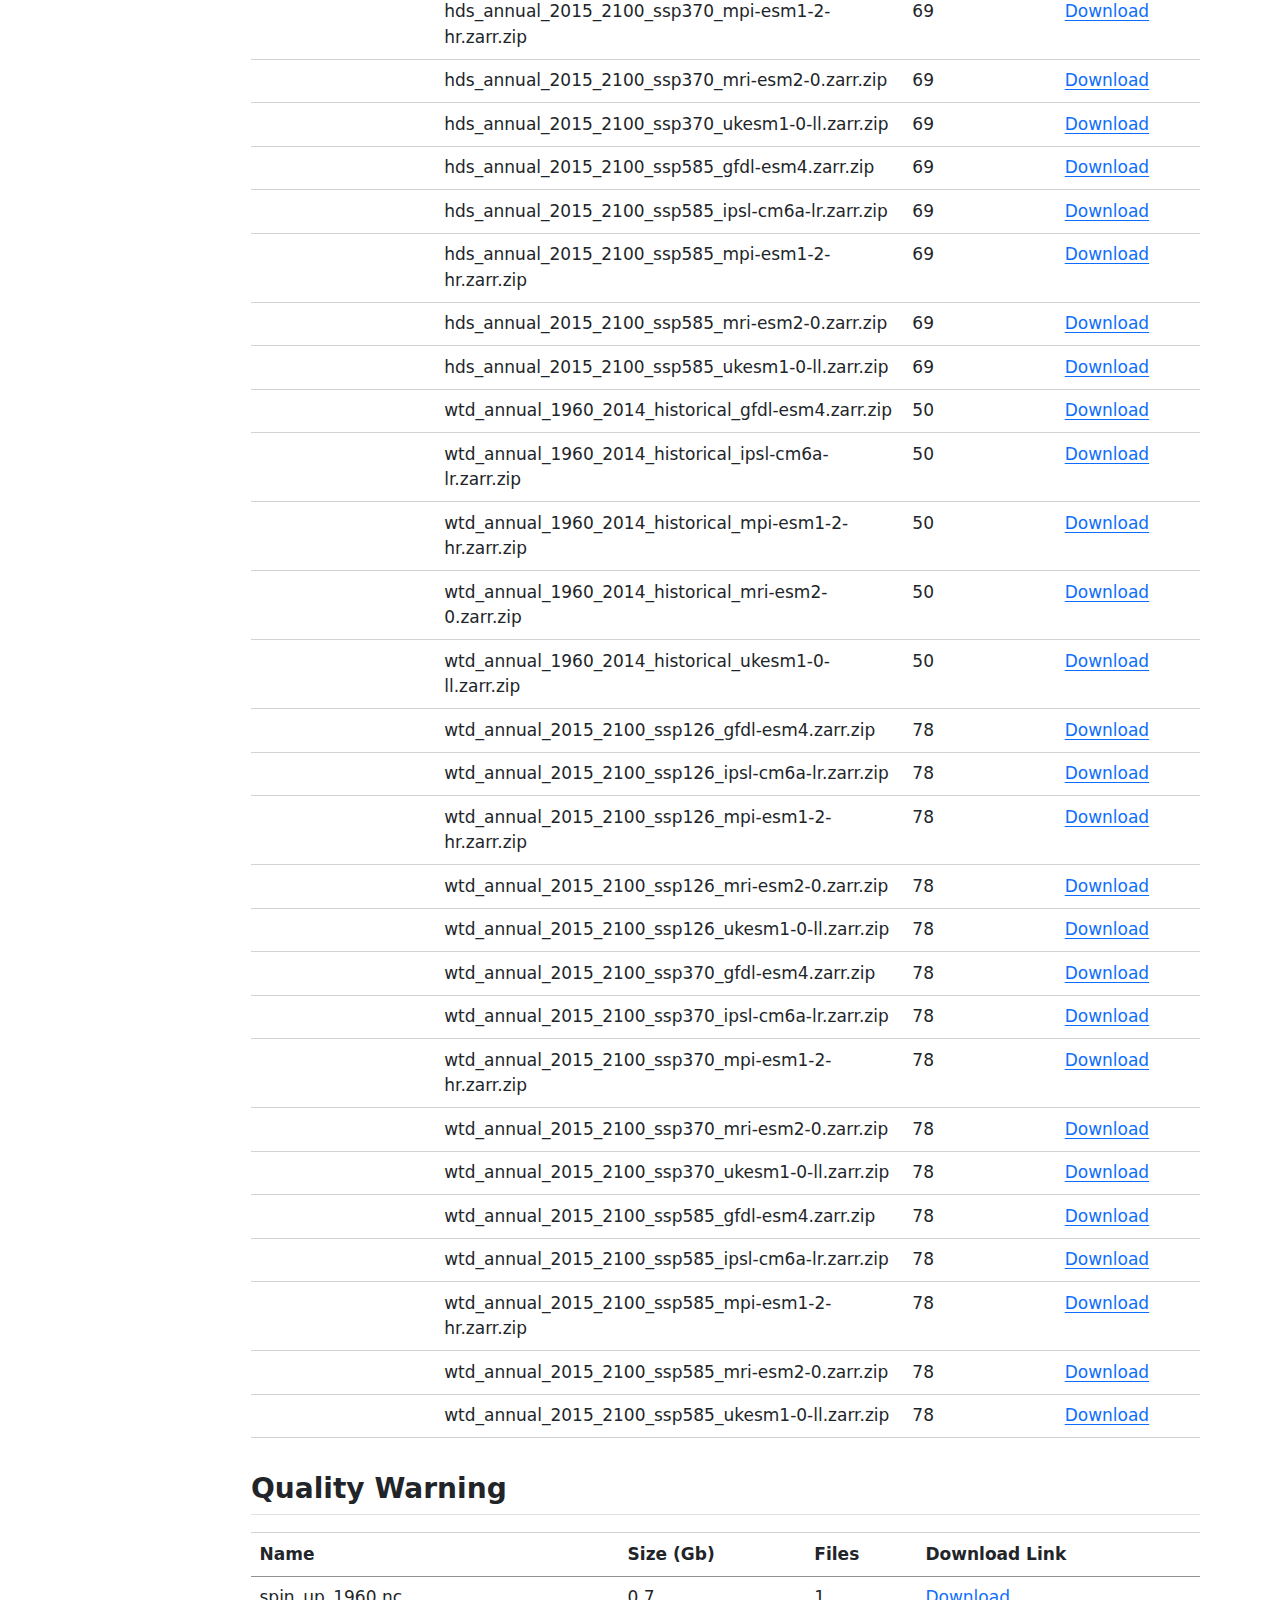
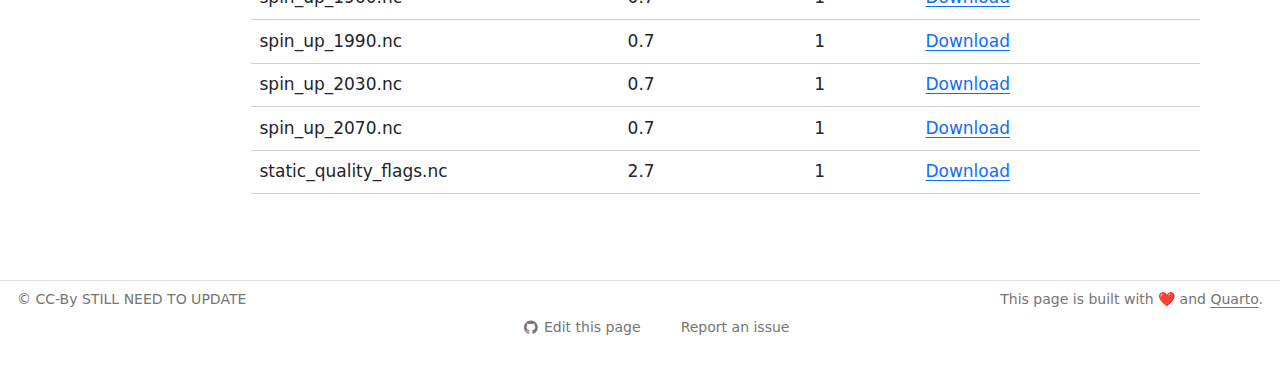
<file: data_overview/data_catalogue_mannual.html>
<!DOCTYPE html>
<html xmlns="http://www.w3.org/1999/xhtml" lang="en" xml:lang="en"><head>

<meta charset="utf-8">
<meta name="generator" content="quarto-1.7.33">

<meta name="viewport" content="width=device-width, initial-scale=1.0, user-scalable=yes">


<title>Data Catalogue – GLOBGM_CMIP6</title>
<style>
code{white-space: pre-wrap;}
span.smallcaps{font-variant: small-caps;}
div.columns{display: flex; gap: min(4vw, 1.5em);}
div.column{flex: auto; overflow-x: auto;}
div.hanging-indent{margin-left: 1.5em; text-indent: -1.5em;}
ul.task-list{list-style: none;}
ul.task-list li input[type="checkbox"] {
  width: 0.8em;
  margin: 0 0.8em 0.2em -1em; /* quarto-specific, see https://github.com/quarto-dev/quarto-cli/issues/4556 */ 
  vertical-align: middle;
}
</style>


<script src="../site_libs/quarto-nav/quarto-nav.js"></script>
<script src="../site_libs/clipboard/clipboard.min.js"></script>
<script src="../site_libs/quarto-search/autocomplete.umd.js"></script>
<script src="../site_libs/quarto-search/fuse.min.js"></script>
<script src="../site_libs/quarto-search/quarto-search.js"></script>
<meta name="quarto:offset" content="../">
<script src="../site_libs/quarto-html/quarto.js" type="module"></script>
<script src="../site_libs/quarto-html/tabsets/tabsets.js" type="module"></script>
<script src="../site_libs/quarto-html/popper.min.js"></script>
<script src="../site_libs/quarto-html/tippy.umd.min.js"></script>
<script src="../site_libs/quarto-html/anchor.min.js"></script>
<link href="../site_libs/quarto-html/tippy.css" rel="stylesheet">
<link href="../site_libs/quarto-html/quarto-syntax-highlighting-ea385d0e468b0dd5ea5bf0780b1290d9.css" rel="stylesheet" id="quarto-text-highlighting-styles">
<script src="../site_libs/bootstrap/bootstrap.min.js"></script>
<link href="../site_libs/bootstrap/bootstrap-icons.css" rel="stylesheet">
<link href="../site_libs/bootstrap/bootstrap-56d05ba5bddc5f15a42cd0990a085ca4.min.css" rel="stylesheet" append-hash="true" id="quarto-bootstrap" data-mode="light">
<script id="quarto-search-options" type="application/json">{
  "location": "sidebar",
  "copy-button": false,
  "collapse-after": 3,
  "panel-placement": "start",
  "type": "textbox",
  "limit": 50,
  "keyboard-shortcut": [
    "f",
    "/",
    "s"
  ],
  "show-item-context": false,
  "language": {
    "search-no-results-text": "No results",
    "search-matching-documents-text": "matching documents",
    "search-copy-link-title": "Copy link to search",
    "search-hide-matches-text": "Hide additional matches",
    "search-more-match-text": "more match in this document",
    "search-more-matches-text": "more matches in this document",
    "search-clear-button-title": "Clear",
    "search-text-placeholder": "",
    "search-detached-cancel-button-title": "Cancel",
    "search-submit-button-title": "Submit",
    "search-label": "Search"
  }
}</script>


</head>

<body class="nav-sidebar docked fullcontent quarto-light">

<div id="quarto-search-results"></div>
  <header id="quarto-header" class="headroom fixed-top">
  <nav class="quarto-secondary-nav">
    <div class="container-fluid d-flex">
      <button type="button" class="quarto-btn-toggle btn" data-bs-toggle="collapse" role="button" data-bs-target=".quarto-sidebar-collapse-item" aria-controls="quarto-sidebar" aria-expanded="false" aria-label="Toggle sidebar navigation" onclick="if (window.quartoToggleHeadroom) { window.quartoToggleHeadroom(); }">
        <i class="bi bi-layout-text-sidebar-reverse"></i>
      </button>
        <nav class="quarto-page-breadcrumbs" aria-label="breadcrumb"><ol class="breadcrumb"><li class="breadcrumb-item">Data Catalogue</li></ol></nav>
        <a class="flex-grow-1" role="navigation" data-bs-toggle="collapse" data-bs-target=".quarto-sidebar-collapse-item" aria-controls="quarto-sidebar" aria-expanded="false" aria-label="Toggle sidebar navigation" onclick="if (window.quartoToggleHeadroom) { window.quartoToggleHeadroom(); }">      
        </a>
      <button type="button" class="btn quarto-search-button" aria-label="Search" onclick="window.quartoOpenSearch();">
        <i class="bi bi-search"></i>
      </button>
    </div>
  </nav>
</header>
<!-- content -->
<div id="quarto-content" class="quarto-container page-columns page-rows-contents page-layout-article">
<!-- sidebar -->
  <nav id="quarto-sidebar" class="sidebar collapse collapse-horizontal quarto-sidebar-collapse-item sidebar-navigation docked overflow-auto">
    <div class="pt-lg-2 mt-2 text-center sidebar-header">
      <a href="../index.html" class="sidebar-logo-link">
      <img src="../images/LogoGEOWAT.png" alt="" class="sidebar-logo py-0 d-lg-inline d-none">
      </a>
      <div class="sidebar-tools-main">
    <a href="https://globalhydrology.nl/research/models/pcr-globwb-2-0/" title="" class="quarto-navigation-tool px-1" aria-label=""><i class="bi bi-globe"></i></a>
    <a href="https://github.com/vanjaarsveldbarry/globgm_cmip6" title="" class="quarto-navigation-tool px-1" aria-label=""><i class="bi bi-github"></i></a>
</div>
      </div>
        <div class="mt-2 flex-shrink-0 align-items-center">
        <div class="sidebar-search">
        <div id="quarto-search" class="" title="Search"></div>
        </div>
        </div>
    <div class="sidebar-menu-container"> 
    <ul class="list-unstyled mt-1">
        <li class="sidebar-item">
  <div class="sidebar-item-container"> 
  <a href="../index.html" class="sidebar-item-text sidebar-link">
 <span class="menu-text">Getting Started</span></a>
  </div>
</li>
        <li class="sidebar-item sidebar-item-section">
      <div class="sidebar-item-container"> 
            <a class="sidebar-item-text sidebar-link text-start" data-bs-toggle="collapse" data-bs-target="#quarto-sidebar-section-1" role="navigation" aria-expanded="true">
 <span class="menu-text">Data Overview</span></a>
          <a class="sidebar-item-toggle text-start" data-bs-toggle="collapse" data-bs-target="#quarto-sidebar-section-1" role="navigation" aria-expanded="true" aria-label="Toggle section">
            <i class="bi bi-chevron-right ms-2"></i>
          </a> 
      </div>
      <ul id="quarto-sidebar-section-1" class="collapse list-unstyled sidebar-section depth1 show">  
          <li class="sidebar-item">
  <div class="sidebar-item-container"> 
  <a href="../data_overview/overview.html" class="sidebar-item-text sidebar-link">
 <span class="menu-text">Overview</span></a>
  </div>
</li>
          <li class="sidebar-item">
  <div class="sidebar-item-container"> 
  <a href="../data_overview/catalogue.html" class="sidebar-item-text sidebar-link">
 <span class="menu-text">Data Catalogue</span></a>
  </div>
</li>
      </ul>
  </li>
        <li class="sidebar-item sidebar-item-section">
      <div class="sidebar-item-container"> 
            <a class="sidebar-item-text sidebar-link text-start" data-bs-toggle="collapse" data-bs-target="#quarto-sidebar-section-2" role="navigation" aria-expanded="true">
 <span class="menu-text">Data Access</span></a>
          <a class="sidebar-item-toggle text-start" data-bs-toggle="collapse" data-bs-target="#quarto-sidebar-section-2" role="navigation" aria-expanded="true" aria-label="Toggle section">
            <i class="bi bi-chevron-right ms-2"></i>
          </a> 
      </div>
      <ul id="quarto-sidebar-section-2" class="collapse list-unstyled sidebar-section depth1 show">  
          <li class="sidebar-item">
  <div class="sidebar-item-container"> 
  <a href="../data_access/single_machine.html" class="sidebar-item-text sidebar-link">
 <span class="menu-text">Single Machine Access</span></a>
  </div>
</li>
          <li class="sidebar-item">
  <div class="sidebar-item-container"> 
  <a href="../data_access/hpc_usage.html" class="sidebar-item-text sidebar-link">
 <span class="menu-text">HPC Access</span></a>
  </div>
</li>
      </ul>
  </li>
    </ul>
    </div>
</nav>
<div id="quarto-sidebar-glass" class="quarto-sidebar-collapse-item" data-bs-toggle="collapse" data-bs-target=".quarto-sidebar-collapse-item"></div>
<!-- margin-sidebar -->
    
<!-- main -->
<main class="content" id="quarto-document-content">

<header id="title-block-header" class="quarto-title-block default">
<div class="quarto-title">
<h1 class="title">Data Catalogue</h1>
</div>



<div class="quarto-title-meta">

    
  
    
  </div>
  


</header>


<section id="historical" class="level2">
<h2 class="anchored" data-anchor-id="historical">Historical</h2>
<table class="caption-top table">
<thead>
<tr class="header">
<th>Temporal Resolution</th>
<th>Name</th>
<th>Size (Gb)</th>
<th>Files</th>
<th>Download Link</th>
</tr>
</thead>
<tbody>
<tr class="odd">
<td>Average</td>
<td></td>
<td></td>
<td></td>
<td></td>
</tr>
<tr class="even">
<td></td>
<td>hds_reference_gswp3-w5e5_average_1960_2019.nc</td>
<td>5.3</td>
<td></td>
<td><a href="https://geo.public.data.uu.nl/vault-globgm/research-globgm%5B1669042611%5D/original/README.txt">Download</a></td>
</tr>
<tr class="odd">
<td></td>
<td>wtd_reference_gswp3-w5e5_average_1960_2019.nc</td>
<td>5.3</td>
<td></td>
<td><a href="https://geo.public.data.uu.nl/vault-globgm/research-globgm%5B1669042611%5D/original/README.txt">Download</a></td>
</tr>
<tr class="even">
<td>Annual</td>
<td></td>
<td></td>
<td></td>
<td></td>
</tr>
<tr class="odd">
<td></td>
<td>hds_reference_gswp3-w5e5_annual_1960_2019.zarr.zip</td>
<td>48</td>
<td></td>
<td><a href="https://geo.public.data.uu.nl/vault-globgm/research-globgm%5B1669042611%5D/original/README.txt">Download</a></td>
</tr>
<tr class="even">
<td></td>
<td>wtd_reference_gswp3-w5e5_annual_1960_2019.zarr.zip</td>
<td>48</td>
<td></td>
<td><a href="https://geo.public.data.uu.nl/vault-globgm/research-globgm%5B1669042611%5D/original/README.txt">Download</a></td>
</tr>
<tr class="odd">
<td>Monthly</td>
<td></td>
<td></td>
<td></td>
<td></td>
</tr>
<tr class="even">
<td></td>
<td>hds_reference_gswp3-w5e5_monthly_1960_2019.zarr.zip</td>
<td>574</td>
<td></td>
<td><a href="https://geo.public.data.uu.nl/vault-globgm/research-globgm%5B1669042611%5D/original/README.txt">Download</a></td>
</tr>
<tr class="odd">
<td></td>
<td>wtd_reference_gswp3-w5e5_monthly_1960_2019.zarr.zip</td>
<td>659</td>
<td></td>
<td><a href="https://geo.public.data.uu.nl/vault-globgm/research-globgm%5B1669042611%5D/original/README.txt">Download</a></td>
</tr>
</tbody>
</table>
</section>
<section id="cmip6-ensemble" class="level2">
<h2 class="anchored" data-anchor-id="cmip6-ensemble">CMIP6 Ensemble</h2>
<p>This is the mean over the 5 GCMs we ran.</p>
<table class="caption-top table">
<thead>
<tr class="header">
<th>Temporal Resolution</th>
<th>Name</th>
<th>Size (Gb)</th>
<th>Files</th>
<th>Download Link</th>
</tr>
</thead>
<tbody>
<tr class="odd">
<td>Average</td>
<td></td>
<td></td>
<td></td>
<td></td>
</tr>
<tr class="even">
<td></td>
<td>hds_average_1960_2014_historical_ensemble.nc</td>
<td>5</td>
<td></td>
<td><a href="https://geo.public.data.uu.nl/vault-globgm/research-globgm%5B1669042611%5D/original/README.txt">Download</a></td>
</tr>
<tr class="odd">
<td></td>
<td>hds_average_2015_2100_ssp126_ensemble.nc</td>
<td>5</td>
<td></td>
<td><a href="https://geo.public.data.uu.nl/vault-globgm/research-globgm%5B1669042611%5D/original/README.txt">Download</a></td>
</tr>
<tr class="even">
<td></td>
<td>hds_average_2015_2100_ssp370_ensemble.nc</td>
<td>5</td>
<td></td>
<td><a href="https://geo.public.data.uu.nl/vault-globgm/research-globgm%5B1669042611%5D/original/README.txt">Download</a></td>
</tr>
<tr class="odd">
<td></td>
<td>hds_average_2015_2100_ssp585_ensemble.nc</td>
<td>5</td>
<td></td>
<td><a href="https://geo.public.data.uu.nl/vault-globgm/research-globgm%5B1669042611%5D/original/README.txt">Download</a></td>
</tr>
<tr class="even">
<td></td>
<td>wtd_average_1960_2014_historical_ensemble.nc</td>
<td>5</td>
<td></td>
<td><a href="https://geo.public.data.uu.nl/vault-globgm/research-globgm%5B1669042611%5D/original/README.txt">Download</a></td>
</tr>
<tr class="odd">
<td></td>
<td>wtd_average_2015_2100_ssp126_ensemble.nc</td>
<td>5</td>
<td></td>
<td><a href="https://geo.public.data.uu.nl/vault-globgm/research-globgm%5B1669042611%5D/original/README.txt">Download</a></td>
</tr>
<tr class="even">
<td></td>
<td>wtd_average_2015_2100_ssp370_ensemble.nc</td>
<td>5</td>
<td></td>
<td><a href="https://geo.public.data.uu.nl/vault-globgm/research-globgm%5B1669042611%5D/original/README.txt">Download</a></td>
</tr>
<tr class="odd">
<td></td>
<td>wtd_average_2015_2100_ssp585_ensemble.nc</td>
<td>5</td>
<td></td>
<td><a href="https://geo.public.data.uu.nl/vault-globgm/research-globgm%5B1669042611%5D/original/README.txt">Download</a></td>
</tr>
<tr class="even">
<td>Annual</td>
<td></td>
<td></td>
<td></td>
<td></td>
</tr>
<tr class="odd">
<td></td>
<td>hds_annual_1960_2014_historical_ensemble.zarr.zip</td>
<td>44</td>
<td></td>
<td><a href="https://geo.public.data.uu.nl/vault-globgm/research-globgm%5B1669042611%5D/original/README.txt">Download</a></td>
</tr>
<tr class="even">
<td></td>
<td>hds_annual_2015_2100_ssp126_ensemble.zarr.zip</td>
<td>69</td>
<td></td>
<td><a href="https://geo.public.data.uu.nl/vault-globgm/research-globgm%5B1669042611%5D/original/README.txt">Download</a></td>
</tr>
<tr class="odd">
<td></td>
<td>hds_annual_2015_2100_ssp370_ensemble.zarr.zip</td>
<td>69</td>
<td></td>
<td><a href="https://geo.public.data.uu.nl/vault-globgm/research-globgm%5B1669042611%5D/original/README.txt">Download</a></td>
</tr>
<tr class="even">
<td></td>
<td>hds_annual_2015_2100_ssp585_ensemble.zarr.zip</td>
<td>69</td>
<td></td>
<td><a href="https://geo.public.data.uu.nl/vault-globgm/research-globgm%5B1669042611%5D/original/README.txt">Download</a></td>
</tr>
<tr class="odd">
<td></td>
<td>wtd_annual_1960_2014_historical_ensemble.zarr.zip</td>
<td>50</td>
<td></td>
<td><a href="https://geo.public.data.uu.nl/vault-globgm/research-globgm%5B1669042611%5D/original/README.txt">Download</a></td>
</tr>
<tr class="even">
<td></td>
<td>wtd_annual_2015_2100_ssp126_ensemble.zarr.zip</td>
<td>79</td>
<td></td>
<td><a href="https://geo.public.data.uu.nl/vault-globgm/research-globgm%5B1669042611%5D/original/README.txt">Download</a></td>
</tr>
<tr class="odd">
<td></td>
<td>wtd_annual_2015_2100_ssp370_ensemble.zarr.zip</td>
<td>79</td>
<td></td>
<td><a href="https://geo.public.data.uu.nl/vault-globgm/research-globgm%5B1669042611%5D/original/README.txt">Download</a></td>
</tr>
<tr class="even">
<td></td>
<td>wtd_annual_2015_2100_ssp585_ensemble.zarr.zip</td>
<td>79</td>
<td></td>
<td><a href="https://geo.public.data.uu.nl/vault-globgm/research-globgm%5B1669042611%5D/original/README.txt">Download</a></td>
</tr>
<tr class="odd">
<td>Monthly</td>
<td></td>
<td></td>
<td></td>
<td></td>
</tr>
<tr class="even">
<td></td>
<td>hds_monthly_1960_2014_historical_ensemble.zarr.zip</td>
<td>526</td>
<td></td>
<td><a href="https://geo.public.data.uu.nl/vault-globgm/research-globgm%5B1669042611%5D/original/README.txt">Download</a></td>
</tr>
<tr class="odd">
<td></td>
<td>hds_monthly_2015_2100_ssp126_ensemble.zarr.zip</td>
<td>826</td>
<td></td>
<td><a href="https://geo.public.data.uu.nl/vault-globgm/research-globgm%5B1669042611%5D/original/README.txt">Download</a></td>
</tr>
<tr class="even">
<td></td>
<td>hds_monthly_2015_2100_ssp370_ensemble.zarr.zip</td>
<td>826</td>
<td></td>
<td><a href="https://geo.public.data.uu.nl/vault-globgm/research-globgm%5B1669042611%5D/original/README.txt">Download</a></td>
</tr>
<tr class="odd">
<td></td>
<td>hds_monthly_2015_2100_ssp585_ensemble.zarr.zip</td>
<td>826</td>
<td></td>
<td><a href="https://geo.public.data.uu.nl/vault-globgm/research-globgm%5B1669042611%5D/original/README.txt">Download</a></td>
</tr>
<tr class="even">
<td></td>
<td>wtd_monthly_1960_2014_historical_ensemble.zarr.zip</td>
<td>603</td>
<td></td>
<td><a href="https://geo.public.data.uu.nl/vault-globgm/research-globgm%5B1669042611%5D/original/README.txt">Download</a></td>
</tr>
<tr class="odd">
<td></td>
<td>wtd_monthly_2015_2100_ssp126_ensemble.zarr.zip</td>
<td>945</td>
<td></td>
<td><a href="https://geo.public.data.uu.nl/vault-globgm/research-globgm%5B1669042611%5D/original/README.txt">Download</a></td>
</tr>
<tr class="even">
<td></td>
<td>wtd_monthly_2015_2100_ssp370_ensemble.zarr.zip</td>
<td>945</td>
<td></td>
<td><a href="https://geo.public.data.uu.nl/vault-globgm/research-globgm%5B1669042611%5D/original/README.txt">Download</a></td>
</tr>
<tr class="odd">
<td></td>
<td>wtd_monthly_2015_2100_ssp585_ensemble.zarr.zip</td>
<td>945</td>
<td></td>
<td><a href="https://geo.public.data.uu.nl/vault-globgm/research-globgm%5B1669042611%5D/original/README.txt">Download</a></td>
</tr>
</tbody>
</table>
</section>
<section id="cmip6-gcm" class="level2">
<h2 class="anchored" data-anchor-id="cmip6-gcm">CMIP6 GCM</h2>
<p>This ese are the GCM’s, we only provide annual and monthly</p>
<table class="caption-top table">
<thead>
<tr class="header">
<th>Temporal Resolution</th>
<th>Name</th>
<th>Size (Gb)</th>
<th>Files</th>
<th>Download Link</th>
</tr>
</thead>
<tbody>
<tr class="odd">
<td>Average</td>
<td></td>
<td></td>
<td></td>
<td></td>
</tr>
<tr class="even">
<td></td>
<td>hds_ average_1960_2014_historical_ipsl-cm6a-lr.nc</td>
<td>44</td>
<td></td>
<td><a href="https://geo.public.data.uu.nl/vault-globgm/research-globgm%5B1669042611%5D/original/README.txt">Download</a></td>
</tr>
<tr class="odd">
<td></td>
<td>hds_ average_1960_2014_historical_mpi-esm1-2-hr.nc</td>
<td>44</td>
<td></td>
<td><a href="https://geo.public.data.uu.nl/vault-globgm/research-globgm%5B1669042611%5D/original/README.txt">Download</a></td>
</tr>
<tr class="even">
<td></td>
<td>hds_ average_1960_2014_historical_mri-esm2-0.nc</td>
<td>44</td>
<td></td>
<td><a href="https://geo.public.data.uu.nl/vault-globgm/research-globgm%5B1669042611%5D/original/README.txt">Download</a></td>
</tr>
<tr class="odd">
<td></td>
<td>hds_ average_1960_2014_historical_ukesm1-0-ll.nc</td>
<td>44</td>
<td></td>
<td><a href="https://geo.public.data.uu.nl/vault-globgm/research-globgm%5B1669042611%5D/original/README.txt">Download</a></td>
</tr>
<tr class="even">
<td></td>
<td>hds_ average_2015_2100_ssp126_gfdl-esm4.nc</td>
<td>69</td>
<td></td>
<td><a href="https://geo.public.data.uu.nl/vault-globgm/research-globgm%5B1669042611%5D/original/README.txt">Download</a></td>
</tr>
<tr class="odd">
<td></td>
<td>hds_ average_2015_2100_ssp126_ipsl-cm6a-lr.nc</td>
<td>69</td>
<td></td>
<td><a href="https://geo.public.data.uu.nl/vault-globgm/research-globgm%5B1669042611%5D/original/README.txt">Download</a></td>
</tr>
<tr class="even">
<td></td>
<td>hds_ average_2015_2100_ssp126_mpi-esm1-2-hr.nc</td>
<td>69</td>
<td></td>
<td><a href="https://geo.public.data.uu.nl/vault-globgm/research-globgm%5B1669042611%5D/original/README.txt">Download</a></td>
</tr>
<tr class="odd">
<td></td>
<td>hds_ average_2015_2100_ssp126_mri-esm2-0.nc</td>
<td>69</td>
<td></td>
<td><a href="https://geo.public.data.uu.nl/vault-globgm/research-globgm%5B1669042611%5D/original/README.txt">Download</a></td>
</tr>
<tr class="even">
<td></td>
<td>hds_ average_2015_2100_ssp126_ukesm1-0-ll.nc</td>
<td>69</td>
<td></td>
<td><a href="https://geo.public.data.uu.nl/vault-globgm/research-globgm%5B1669042611%5D/original/README.txt">Download</a></td>
</tr>
<tr class="odd">
<td></td>
<td>hds_ average_2015_2100_ssp370_gfdl-esm4.nc</td>
<td>69</td>
<td></td>
<td><a href="https://geo.public.data.uu.nl/vault-globgm/research-globgm%5B1669042611%5D/original/README.txt">Download</a></td>
</tr>
<tr class="even">
<td></td>
<td>hds_ average_2015_2100_ssp370_ipsl-cm6a-lr.nc</td>
<td>69</td>
<td></td>
<td><a href="https://geo.public.data.uu.nl/vault-globgm/research-globgm%5B1669042611%5D/original/README.txt">Download</a></td>
</tr>
<tr class="odd">
<td></td>
<td>hds_ average_2015_2100_ssp370_mpi-esm1-2-hr.nc</td>
<td>69</td>
<td></td>
<td><a href="https://geo.public.data.uu.nl/vault-globgm/research-globgm%5B1669042611%5D/original/README.txt">Download</a></td>
</tr>
<tr class="even">
<td></td>
<td>hds_ average_2015_2100_ssp370_mri-esm2-0.nc</td>
<td>69</td>
<td></td>
<td><a href="https://geo.public.data.uu.nl/vault-globgm/research-globgm%5B1669042611%5D/original/README.txt">Download</a></td>
</tr>
<tr class="odd">
<td></td>
<td>hds_ average_2015_2100_ssp370_ukesm1-0-ll.nc</td>
<td>69</td>
<td></td>
<td><a href="https://geo.public.data.uu.nl/vault-globgm/research-globgm%5B1669042611%5D/original/README.txt">Download</a></td>
</tr>
<tr class="even">
<td></td>
<td>hds_ average_2015_2100_ssp585_gfdl-esm4.nc</td>
<td>69</td>
<td></td>
<td><a href="https://geo.public.data.uu.nl/vault-globgm/research-globgm%5B1669042611%5D/original/README.txt">Download</a></td>
</tr>
<tr class="odd">
<td></td>
<td>hds_ average_2015_2100_ssp585_ipsl-cm6a-lr.nc</td>
<td>69</td>
<td></td>
<td><a href="https://geo.public.data.uu.nl/vault-globgm/research-globgm%5B1669042611%5D/original/README.txt">Download</a></td>
</tr>
<tr class="even">
<td></td>
<td>hds_ average_2015_2100_ssp585_mpi-esm1-2-hr.nc</td>
<td>69</td>
<td></td>
<td><a href="https://geo.public.data.uu.nl/vault-globgm/research-globgm%5B1669042611%5D/original/README.txt">Download</a></td>
</tr>
<tr class="odd">
<td></td>
<td>hds_ average_2015_2100_ssp585_mri-esm2-0.nc</td>
<td>69</td>
<td></td>
<td><a href="https://geo.public.data.uu.nl/vault-globgm/research-globgm%5B1669042611%5D/original/README.txt">Download</a></td>
</tr>
<tr class="even">
<td></td>
<td>hds_ average_2015_2100_ssp585_ukesm1-0-ll.nc</td>
<td>69</td>
<td></td>
<td><a href="https://geo.public.data.uu.nl/vault-globgm/research-globgm%5B1669042611%5D/original/README.txt">Download</a></td>
</tr>
<tr class="odd">
<td></td>
<td>wtd_ average_1960_2014_historical_gfdl-esm4.nc</td>
<td>50</td>
<td></td>
<td><a href="https://geo.public.data.uu.nl/vault-globgm/research-globgm%5B1669042611%5D/original/README.txt">Download</a></td>
</tr>
<tr class="even">
<td></td>
<td>wtd_ average_1960_2014_historical_ipsl-cm6a-lr.nc</td>
<td>50</td>
<td></td>
<td><a href="https://geo.public.data.uu.nl/vault-globgm/research-globgm%5B1669042611%5D/original/README.txt">Download</a></td>
</tr>
<tr class="odd">
<td></td>
<td>wtd_ average_1960_2014_historical_mpi-esm1-2-hr.nc</td>
<td>50</td>
<td></td>
<td><a href="https://geo.public.data.uu.nl/vault-globgm/research-globgm%5B1669042611%5D/original/README.txt">Download</a></td>
</tr>
<tr class="even">
<td></td>
<td>wtd_ average_1960_2014_historical_mri-esm2-0.nc</td>
<td>50</td>
<td></td>
<td><a href="https://geo.public.data.uu.nl/vault-globgm/research-globgm%5B1669042611%5D/original/README.txt">Download</a></td>
</tr>
<tr class="odd">
<td></td>
<td>wtd_ average_1960_2014_historical_ukesm1-0-ll.nc</td>
<td>50</td>
<td></td>
<td><a href="https://geo.public.data.uu.nl/vault-globgm/research-globgm%5B1669042611%5D/original/README.txt">Download</a></td>
</tr>
<tr class="even">
<td></td>
<td>wtd_ average_2015_2100_ssp126_gfdl-esm4.nc</td>
<td>78</td>
<td></td>
<td><a href="https://geo.public.data.uu.nl/vault-globgm/research-globgm%5B1669042611%5D/original/README.txt">Download</a></td>
</tr>
<tr class="odd">
<td></td>
<td>wtd_ average_2015_2100_ssp126_ipsl-cm6a-lr.nc</td>
<td>78</td>
<td></td>
<td><a href="https://geo.public.data.uu.nl/vault-globgm/research-globgm%5B1669042611%5D/original/README.txt">Download</a></td>
</tr>
<tr class="even">
<td></td>
<td>wtd_ average_2015_2100_ssp126_mpi-esm1-2-hr.nc</td>
<td>78</td>
<td></td>
<td><a href="https://geo.public.data.uu.nl/vault-globgm/research-globgm%5B1669042611%5D/original/README.txt">Download</a></td>
</tr>
<tr class="odd">
<td></td>
<td>wtd_ average_2015_2100_ssp126_mri-esm2-0.nc</td>
<td>78</td>
<td></td>
<td><a href="https://geo.public.data.uu.nl/vault-globgm/research-globgm%5B1669042611%5D/original/README.txt">Download</a></td>
</tr>
<tr class="even">
<td></td>
<td>wtd_ average_2015_2100_ssp126_ukesm1-0-ll.nc</td>
<td>78</td>
<td></td>
<td><a href="https://geo.public.data.uu.nl/vault-globgm/research-globgm%5B1669042611%5D/original/README.txt">Download</a></td>
</tr>
<tr class="odd">
<td></td>
<td>wtd_ average_2015_2100_ssp370_gfdl-esm4.nc</td>
<td>78</td>
<td></td>
<td><a href="https://geo.public.data.uu.nl/vault-globgm/research-globgm%5B1669042611%5D/original/README.txt">Download</a></td>
</tr>
<tr class="even">
<td></td>
<td>wtd_ average_2015_2100_ssp370_ipsl-cm6a-lr.nc</td>
<td>78</td>
<td></td>
<td><a href="https://geo.public.data.uu.nl/vault-globgm/research-globgm%5B1669042611%5D/original/README.txt">Download</a></td>
</tr>
<tr class="odd">
<td></td>
<td>wtd_ average_2015_2100_ssp370_mpi-esm1-2-hr.nc</td>
<td>78</td>
<td></td>
<td><a href="https://geo.public.data.uu.nl/vault-globgm/research-globgm%5B1669042611%5D/original/README.txt">Download</a></td>
</tr>
<tr class="even">
<td></td>
<td>wtd_ average_2015_2100_ssp370_mri-esm2-0.nc</td>
<td>78</td>
<td></td>
<td><a href="https://geo.public.data.uu.nl/vault-globgm/research-globgm%5B1669042611%5D/original/README.txt">Download</a></td>
</tr>
<tr class="odd">
<td></td>
<td>wtd_ average_2015_2100_ssp370_ukesm1-0-ll.nc</td>
<td>78</td>
<td></td>
<td><a href="https://geo.public.data.uu.nl/vault-globgm/research-globgm%5B1669042611%5D/original/README.txt">Download</a></td>
</tr>
<tr class="even">
<td></td>
<td>wtd_ average_2015_2100_ssp585_gfdl-esm4.nc</td>
<td>78</td>
<td></td>
<td><a href="https://geo.public.data.uu.nl/vault-globgm/research-globgm%5B1669042611%5D/original/README.txt">Download</a></td>
</tr>
<tr class="odd">
<td></td>
<td>wtd_ average_2015_2100_ssp585_ipsl-cm6a-lr.nc</td>
<td>78</td>
<td></td>
<td><a href="https://geo.public.data.uu.nl/vault-globgm/research-globgm%5B1669042611%5D/original/README.txt">Download</a></td>
</tr>
<tr class="even">
<td></td>
<td>wtd_ average_2015_2100_ssp585_mpi-esm1-2-hr.nc</td>
<td>78</td>
<td></td>
<td><a href="https://geo.public.data.uu.nl/vault-globgm/research-globgm%5B1669042611%5D/original/README.txt">Download</a></td>
</tr>
<tr class="odd">
<td></td>
<td>wtd_ average_2015_2100_ssp585_mri-esm2-0.nc</td>
<td>78</td>
<td></td>
<td><a href="https://geo.public.data.uu.nl/vault-globgm/research-globgm%5B1669042611%5D/original/README.txt">Download</a></td>
</tr>
<tr class="even">
<td></td>
<td>wtd_ average_2015_2100_ssp585_ukesm1-0-ll.nc</td>
<td>78</td>
<td></td>
<td><a href="https://geo.public.data.uu.nl/vault-globgm/research-globgm%5B1669042611%5D/original/README.txt">Download</a></td>
</tr>
<tr class="odd">
<td>Annual</td>
<td></td>
<td></td>
<td></td>
<td></td>
</tr>
<tr class="even">
<td></td>
<td>hds_annual_1960_2014_historical_ipsl-cm6a-lr.zarr.zip</td>
<td>44</td>
<td></td>
<td><a href="https://geo.public.data.uu.nl/vault-globgm/research-globgm%5B1669042611%5D/original/README.txt">Download</a></td>
</tr>
<tr class="odd">
<td></td>
<td>hds_annual_1960_2014_historical_mpi-esm1-2-hr.zarr.zip</td>
<td>44</td>
<td></td>
<td><a href="https://geo.public.data.uu.nl/vault-globgm/research-globgm%5B1669042611%5D/original/README.txt">Download</a></td>
</tr>
<tr class="even">
<td></td>
<td>hds_annual_1960_2014_historical_mri-esm2-0.zarr.zip</td>
<td>44</td>
<td></td>
<td><a href="https://geo.public.data.uu.nl/vault-globgm/research-globgm%5B1669042611%5D/original/README.txt">Download</a></td>
</tr>
<tr class="odd">
<td></td>
<td>hds_annual_1960_2014_historical_ukesm1-0-ll.zarr.zip</td>
<td>44</td>
<td></td>
<td><a href="https://geo.public.data.uu.nl/vault-globgm/research-globgm%5B1669042611%5D/original/README.txt">Download</a></td>
</tr>
<tr class="even">
<td></td>
<td>hds_annual_2015_2100_ssp126_gfdl-esm4.zarr.zip</td>
<td>69</td>
<td></td>
<td><a href="https://geo.public.data.uu.nl/vault-globgm/research-globgm%5B1669042611%5D/original/README.txt">Download</a></td>
</tr>
<tr class="odd">
<td></td>
<td>hds_annual_2015_2100_ssp126_ipsl-cm6a-lr.zarr.zip</td>
<td>69</td>
<td></td>
<td><a href="https://geo.public.data.uu.nl/vault-globgm/research-globgm%5B1669042611%5D/original/README.txt">Download</a></td>
</tr>
<tr class="even">
<td></td>
<td>hds_annual_2015_2100_ssp126_mpi-esm1-2-hr.zarr.zip</td>
<td>69</td>
<td></td>
<td><a href="https://geo.public.data.uu.nl/vault-globgm/research-globgm%5B1669042611%5D/original/README.txt">Download</a></td>
</tr>
<tr class="odd">
<td></td>
<td>hds_annual_2015_2100_ssp126_mri-esm2-0.zarr.zip</td>
<td>69</td>
<td></td>
<td><a href="https://geo.public.data.uu.nl/vault-globgm/research-globgm%5B1669042611%5D/original/README.txt">Download</a></td>
</tr>
<tr class="even">
<td></td>
<td>hds_annual_2015_2100_ssp126_ukesm1-0-ll.zarr.zip</td>
<td>69</td>
<td></td>
<td><a href="https://geo.public.data.uu.nl/vault-globgm/research-globgm%5B1669042611%5D/original/README.txt">Download</a></td>
</tr>
<tr class="odd">
<td></td>
<td>hds_annual_2015_2100_ssp370_gfdl-esm4.zarr.zip</td>
<td>69</td>
<td></td>
<td><a href="https://geo.public.data.uu.nl/vault-globgm/research-globgm%5B1669042611%5D/original/README.txt">Download</a></td>
</tr>
<tr class="even">
<td></td>
<td>hds_annual_2015_2100_ssp370_ipsl-cm6a-lr.zarr.zip</td>
<td>69</td>
<td></td>
<td><a href="https://geo.public.data.uu.nl/vault-globgm/research-globgm%5B1669042611%5D/original/README.txt">Download</a></td>
</tr>
<tr class="odd">
<td></td>
<td>hds_annual_2015_2100_ssp370_mpi-esm1-2-hr.zarr.zip</td>
<td>69</td>
<td></td>
<td><a href="https://geo.public.data.uu.nl/vault-globgm/research-globgm%5B1669042611%5D/original/README.txt">Download</a></td>
</tr>
<tr class="even">
<td></td>
<td>hds_annual_2015_2100_ssp370_mri-esm2-0.zarr.zip</td>
<td>69</td>
<td></td>
<td><a href="https://geo.public.data.uu.nl/vault-globgm/research-globgm%5B1669042611%5D/original/README.txt">Download</a></td>
</tr>
<tr class="odd">
<td></td>
<td>hds_annual_2015_2100_ssp370_ukesm1-0-ll.zarr.zip</td>
<td>69</td>
<td></td>
<td><a href="https://geo.public.data.uu.nl/vault-globgm/research-globgm%5B1669042611%5D/original/README.txt">Download</a></td>
</tr>
<tr class="even">
<td></td>
<td>hds_annual_2015_2100_ssp585_gfdl-esm4.zarr.zip</td>
<td>69</td>
<td></td>
<td><a href="https://geo.public.data.uu.nl/vault-globgm/research-globgm%5B1669042611%5D/original/README.txt">Download</a></td>
</tr>
<tr class="odd">
<td></td>
<td>hds_annual_2015_2100_ssp585_ipsl-cm6a-lr.zarr.zip</td>
<td>69</td>
<td></td>
<td><a href="https://geo.public.data.uu.nl/vault-globgm/research-globgm%5B1669042611%5D/original/README.txt">Download</a></td>
</tr>
<tr class="even">
<td></td>
<td>hds_annual_2015_2100_ssp585_mpi-esm1-2-hr.zarr.zip</td>
<td>69</td>
<td></td>
<td><a href="https://geo.public.data.uu.nl/vault-globgm/research-globgm%5B1669042611%5D/original/README.txt">Download</a></td>
</tr>
<tr class="odd">
<td></td>
<td>hds_annual_2015_2100_ssp585_mri-esm2-0.zarr.zip</td>
<td>69</td>
<td></td>
<td><a href="https://geo.public.data.uu.nl/vault-globgm/research-globgm%5B1669042611%5D/original/README.txt">Download</a></td>
</tr>
<tr class="even">
<td></td>
<td>hds_annual_2015_2100_ssp585_ukesm1-0-ll.zarr.zip</td>
<td>69</td>
<td></td>
<td><a href="https://geo.public.data.uu.nl/vault-globgm/research-globgm%5B1669042611%5D/original/README.txt">Download</a></td>
</tr>
<tr class="odd">
<td></td>
<td>wtd_annual_1960_2014_historical_gfdl-esm4.zarr.zip</td>
<td>50</td>
<td></td>
<td><a href="https://geo.public.data.uu.nl/vault-globgm/research-globgm%5B1669042611%5D/original/README.txt">Download</a></td>
</tr>
<tr class="even">
<td></td>
<td>wtd_annual_1960_2014_historical_ipsl-cm6a-lr.zarr.zip</td>
<td>50</td>
<td></td>
<td><a href="https://geo.public.data.uu.nl/vault-globgm/research-globgm%5B1669042611%5D/original/README.txt">Download</a></td>
</tr>
<tr class="odd">
<td></td>
<td>wtd_annual_1960_2014_historical_mpi-esm1-2-hr.zarr.zip</td>
<td>50</td>
<td></td>
<td><a href="https://geo.public.data.uu.nl/vault-globgm/research-globgm%5B1669042611%5D/original/README.txt">Download</a></td>
</tr>
<tr class="even">
<td></td>
<td>wtd_annual_1960_2014_historical_mri-esm2-0.zarr.zip</td>
<td>50</td>
<td></td>
<td><a href="https://geo.public.data.uu.nl/vault-globgm/research-globgm%5B1669042611%5D/original/README.txt">Download</a></td>
</tr>
<tr class="odd">
<td></td>
<td>wtd_annual_1960_2014_historical_ukesm1-0-ll.zarr.zip</td>
<td>50</td>
<td></td>
<td><a href="https://geo.public.data.uu.nl/vault-globgm/research-globgm%5B1669042611%5D/original/README.txt">Download</a></td>
</tr>
<tr class="even">
<td></td>
<td>wtd_annual_2015_2100_ssp126_gfdl-esm4.zarr.zip</td>
<td>78</td>
<td></td>
<td><a href="https://geo.public.data.uu.nl/vault-globgm/research-globgm%5B1669042611%5D/original/README.txt">Download</a></td>
</tr>
<tr class="odd">
<td></td>
<td>wtd_annual_2015_2100_ssp126_ipsl-cm6a-lr.zarr.zip</td>
<td>78</td>
<td></td>
<td><a href="https://geo.public.data.uu.nl/vault-globgm/research-globgm%5B1669042611%5D/original/README.txt">Download</a></td>
</tr>
<tr class="even">
<td></td>
<td>wtd_annual_2015_2100_ssp126_mpi-esm1-2-hr.zarr.zip</td>
<td>78</td>
<td></td>
<td><a href="https://geo.public.data.uu.nl/vault-globgm/research-globgm%5B1669042611%5D/original/README.txt">Download</a></td>
</tr>
<tr class="odd">
<td></td>
<td>wtd_annual_2015_2100_ssp126_mri-esm2-0.zarr.zip</td>
<td>78</td>
<td></td>
<td><a href="https://geo.public.data.uu.nl/vault-globgm/research-globgm%5B1669042611%5D/original/README.txt">Download</a></td>
</tr>
<tr class="even">
<td></td>
<td>wtd_annual_2015_2100_ssp126_ukesm1-0-ll.zarr.zip</td>
<td>78</td>
<td></td>
<td><a href="https://geo.public.data.uu.nl/vault-globgm/research-globgm%5B1669042611%5D/original/README.txt">Download</a></td>
</tr>
<tr class="odd">
<td></td>
<td>wtd_annual_2015_2100_ssp370_gfdl-esm4.zarr.zip</td>
<td>78</td>
<td></td>
<td><a href="https://geo.public.data.uu.nl/vault-globgm/research-globgm%5B1669042611%5D/original/README.txt">Download</a></td>
</tr>
<tr class="even">
<td></td>
<td>wtd_annual_2015_2100_ssp370_ipsl-cm6a-lr.zarr.zip</td>
<td>78</td>
<td></td>
<td><a href="https://geo.public.data.uu.nl/vault-globgm/research-globgm%5B1669042611%5D/original/README.txt">Download</a></td>
</tr>
<tr class="odd">
<td></td>
<td>wtd_annual_2015_2100_ssp370_mpi-esm1-2-hr.zarr.zip</td>
<td>78</td>
<td></td>
<td><a href="https://geo.public.data.uu.nl/vault-globgm/research-globgm%5B1669042611%5D/original/README.txt">Download</a></td>
</tr>
<tr class="even">
<td></td>
<td>wtd_annual_2015_2100_ssp370_mri-esm2-0.zarr.zip</td>
<td>78</td>
<td></td>
<td><a href="https://geo.public.data.uu.nl/vault-globgm/research-globgm%5B1669042611%5D/original/README.txt">Download</a></td>
</tr>
<tr class="odd">
<td></td>
<td>wtd_annual_2015_2100_ssp370_ukesm1-0-ll.zarr.zip</td>
<td>78</td>
<td></td>
<td><a href="https://geo.public.data.uu.nl/vault-globgm/research-globgm%5B1669042611%5D/original/README.txt">Download</a></td>
</tr>
<tr class="even">
<td></td>
<td>wtd_annual_2015_2100_ssp585_gfdl-esm4.zarr.zip</td>
<td>78</td>
<td></td>
<td><a href="https://geo.public.data.uu.nl/vault-globgm/research-globgm%5B1669042611%5D/original/README.txt">Download</a></td>
</tr>
<tr class="odd">
<td></td>
<td>wtd_annual_2015_2100_ssp585_ipsl-cm6a-lr.zarr.zip</td>
<td>78</td>
<td></td>
<td><a href="https://geo.public.data.uu.nl/vault-globgm/research-globgm%5B1669042611%5D/original/README.txt">Download</a></td>
</tr>
<tr class="even">
<td></td>
<td>wtd_annual_2015_2100_ssp585_mpi-esm1-2-hr.zarr.zip</td>
<td>78</td>
<td></td>
<td><a href="https://geo.public.data.uu.nl/vault-globgm/research-globgm%5B1669042611%5D/original/README.txt">Download</a></td>
</tr>
<tr class="odd">
<td></td>
<td>wtd_annual_2015_2100_ssp585_mri-esm2-0.zarr.zip</td>
<td>78</td>
<td></td>
<td><a href="https://geo.public.data.uu.nl/vault-globgm/research-globgm%5B1669042611%5D/original/README.txt">Download</a></td>
</tr>
<tr class="even">
<td></td>
<td>wtd_annual_2015_2100_ssp585_ukesm1-0-ll.zarr.zip</td>
<td>78</td>
<td></td>
<td><a href="https://geo.public.data.uu.nl/vault-globgm/research-globgm%5B1669042611%5D/original/README.txt">Download</a></td>
</tr>
</tbody>
</table>
</section>
<section id="quality-warning" class="level2">
<h2 class="anchored" data-anchor-id="quality-warning">Quality Warning</h2>
<table class="caption-top table">
<thead>
<tr class="header">
<th>Name</th>
<th>Size (Gb)</th>
<th>Files</th>
<th>Download Link</th>
</tr>
</thead>
<tbody>
<tr class="odd">
<td>spin_up_1960.nc</td>
<td>0.7</td>
<td>1</td>
<td><a href="https://geo.public.data.uu.nl/vault-globgm/research-globgm%5B1669042611%5D/original/README.txt">Download</a></td>
</tr>
<tr class="even">
<td>spin_up_1990.nc</td>
<td>0.7</td>
<td>1</td>
<td><a href="https://geo.public.data.uu.nl/vault-globgm/research-globgm%5B1669042611%5D/original/README.txt">Download</a></td>
</tr>
<tr class="odd">
<td>spin_up_2030.nc</td>
<td>0.7</td>
<td>1</td>
<td><a href="https://geo.public.data.uu.nl/vault-globgm/research-globgm%5B1669042611%5D/original/README.txt">Download</a></td>
</tr>
<tr class="even">
<td>spin_up_2070.nc</td>
<td>0.7</td>
<td>1</td>
<td><a href="https://geo.public.data.uu.nl/vault-globgm/research-globgm%5B1669042611%5D/original/README.txt">Download</a></td>
</tr>
<tr class="odd">
<td>static_quality_flags.nc</td>
<td>2.7</td>
<td>1</td>
<td><a href="https://geo.public.data.uu.nl/vault-globgm/research-globgm%5B1669042611%5D/original/README.txt">Download</a></td>
</tr>
</tbody>
</table>


</section>

</main> <!-- /main -->
<script id="quarto-html-after-body" type="application/javascript">
  window.document.addEventListener("DOMContentLoaded", function (event) {
    const icon = "";
    const anchorJS = new window.AnchorJS();
    anchorJS.options = {
      placement: 'right',
      icon: icon
    };
    anchorJS.add('.anchored');
    const isCodeAnnotation = (el) => {
      for (const clz of el.classList) {
        if (clz.startsWith('code-annotation-')) {                     
          return true;
        }
      }
      return false;
    }
    const onCopySuccess = function(e) {
      // button target
      const button = e.trigger;
      // don't keep focus
      button.blur();
      // flash "checked"
      button.classList.add('code-copy-button-checked');
      var currentTitle = button.getAttribute("title");
      button.setAttribute("title", "Copied!");
      let tooltip;
      if (window.bootstrap) {
        button.setAttribute("data-bs-toggle", "tooltip");
        button.setAttribute("data-bs-placement", "left");
        button.setAttribute("data-bs-title", "Copied!");
        tooltip = new bootstrap.Tooltip(button, 
          { trigger: "manual", 
            customClass: "code-copy-button-tooltip",
            offset: [0, -8]});
        tooltip.show();    
      }
      setTimeout(function() {
        if (tooltip) {
          tooltip.hide();
          button.removeAttribute("data-bs-title");
          button.removeAttribute("data-bs-toggle");
          button.removeAttribute("data-bs-placement");
        }
        button.setAttribute("title", currentTitle);
        button.classList.remove('code-copy-button-checked');
      }, 1000);
      // clear code selection
      e.clearSelection();
    }
    const getTextToCopy = function(trigger) {
        const codeEl = trigger.previousElementSibling.cloneNode(true);
        for (const childEl of codeEl.children) {
          if (isCodeAnnotation(childEl)) {
            childEl.remove();
          }
        }
        return codeEl.innerText;
    }
    const clipboard = new window.ClipboardJS('.code-copy-button:not([data-in-quarto-modal])', {
      text: getTextToCopy
    });
    clipboard.on('success', onCopySuccess);
    if (window.document.getElementById('quarto-embedded-source-code-modal')) {
      const clipboardModal = new window.ClipboardJS('.code-copy-button[data-in-quarto-modal]', {
        text: getTextToCopy,
        container: window.document.getElementById('quarto-embedded-source-code-modal')
      });
      clipboardModal.on('success', onCopySuccess);
    }
      var localhostRegex = new RegExp(/^(?:http|https):\/\/localhost\:?[0-9]*\//);
      var mailtoRegex = new RegExp(/^mailto:/);
        var filterRegex = new RegExp("https:\/\/vanjaarsveldbarry\.github\.io\/globgm_cmip6\/");
      var isInternal = (href) => {
          return filterRegex.test(href) || localhostRegex.test(href) || mailtoRegex.test(href);
      }
      // Inspect non-navigation links and adorn them if external
     var links = window.document.querySelectorAll('a[href]:not(.nav-link):not(.navbar-brand):not(.toc-action):not(.sidebar-link):not(.sidebar-item-toggle):not(.pagination-link):not(.no-external):not([aria-hidden]):not(.dropdown-item):not(.quarto-navigation-tool):not(.about-link)');
      for (var i=0; i<links.length; i++) {
        const link = links[i];
        if (!isInternal(link.href)) {
          // undo the damage that might have been done by quarto-nav.js in the case of
          // links that we want to consider external
          if (link.dataset.originalHref !== undefined) {
            link.href = link.dataset.originalHref;
          }
        }
      }
    function tippyHover(el, contentFn, onTriggerFn, onUntriggerFn) {
      const config = {
        allowHTML: true,
        maxWidth: 500,
        delay: 100,
        arrow: false,
        appendTo: function(el) {
            return el.parentElement;
        },
        interactive: true,
        interactiveBorder: 10,
        theme: 'quarto',
        placement: 'bottom-start',
      };
      if (contentFn) {
        config.content = contentFn;
      }
      if (onTriggerFn) {
        config.onTrigger = onTriggerFn;
      }
      if (onUntriggerFn) {
        config.onUntrigger = onUntriggerFn;
      }
      window.tippy(el, config); 
    }
    const noterefs = window.document.querySelectorAll('a[role="doc-noteref"]');
    for (var i=0; i<noterefs.length; i++) {
      const ref = noterefs[i];
      tippyHover(ref, function() {
        // use id or data attribute instead here
        let href = ref.getAttribute('data-footnote-href') || ref.getAttribute('href');
        try { href = new URL(href).hash; } catch {}
        const id = href.replace(/^#\/?/, "");
        const note = window.document.getElementById(id);
        if (note) {
          return note.innerHTML;
        } else {
          return "";
        }
      });
    }
    const xrefs = window.document.querySelectorAll('a.quarto-xref');
    const processXRef = (id, note) => {
      // Strip column container classes
      const stripColumnClz = (el) => {
        el.classList.remove("page-full", "page-columns");
        if (el.children) {
          for (const child of el.children) {
            stripColumnClz(child);
          }
        }
      }
      stripColumnClz(note)
      if (id === null || id.startsWith('sec-')) {
        // Special case sections, only their first couple elements
        const container = document.createElement("div");
        if (note.children && note.children.length > 2) {
          container.appendChild(note.children[0].cloneNode(true));
          for (let i = 1; i < note.children.length; i++) {
            const child = note.children[i];
            if (child.tagName === "P" && child.innerText === "") {
              continue;
            } else {
              container.appendChild(child.cloneNode(true));
              break;
            }
          }
          if (window.Quarto?.typesetMath) {
            window.Quarto.typesetMath(container);
          }
          return container.innerHTML
        } else {
          if (window.Quarto?.typesetMath) {
            window.Quarto.typesetMath(note);
          }
          return note.innerHTML;
        }
      } else {
        // Remove any anchor links if they are present
        const anchorLink = note.querySelector('a.anchorjs-link');
        if (anchorLink) {
          anchorLink.remove();
        }
        if (window.Quarto?.typesetMath) {
          window.Quarto.typesetMath(note);
        }
        if (note.classList.contains("callout")) {
          return note.outerHTML;
        } else {
          return note.innerHTML;
        }
      }
    }
    for (var i=0; i<xrefs.length; i++) {
      const xref = xrefs[i];
      tippyHover(xref, undefined, function(instance) {
        instance.disable();
        let url = xref.getAttribute('href');
        let hash = undefined; 
        if (url.startsWith('#')) {
          hash = url;
        } else {
          try { hash = new URL(url).hash; } catch {}
        }
        if (hash) {
          const id = hash.replace(/^#\/?/, "");
          const note = window.document.getElementById(id);
          if (note !== null) {
            try {
              const html = processXRef(id, note.cloneNode(true));
              instance.setContent(html);
            } finally {
              instance.enable();
              instance.show();
            }
          } else {
            // See if we can fetch this
            fetch(url.split('#')[0])
            .then(res => res.text())
            .then(html => {
              const parser = new DOMParser();
              const htmlDoc = parser.parseFromString(html, "text/html");
              const note = htmlDoc.getElementById(id);
              if (note !== null) {
                const html = processXRef(id, note);
                instance.setContent(html);
              } 
            }).finally(() => {
              instance.enable();
              instance.show();
            });
          }
        } else {
          // See if we can fetch a full url (with no hash to target)
          // This is a special case and we should probably do some content thinning / targeting
          fetch(url)
          .then(res => res.text())
          .then(html => {
            const parser = new DOMParser();
            const htmlDoc = parser.parseFromString(html, "text/html");
            const note = htmlDoc.querySelector('main.content');
            if (note !== null) {
              // This should only happen for chapter cross references
              // (since there is no id in the URL)
              // remove the first header
              if (note.children.length > 0 && note.children[0].tagName === "HEADER") {
                note.children[0].remove();
              }
              const html = processXRef(null, note);
              instance.setContent(html);
            } 
          }).finally(() => {
            instance.enable();
            instance.show();
          });
        }
      }, function(instance) {
      });
    }
        let selectedAnnoteEl;
        const selectorForAnnotation = ( cell, annotation) => {
          let cellAttr = 'data-code-cell="' + cell + '"';
          let lineAttr = 'data-code-annotation="' +  annotation + '"';
          const selector = 'span[' + cellAttr + '][' + lineAttr + ']';
          return selector;
        }
        const selectCodeLines = (annoteEl) => {
          const doc = window.document;
          const targetCell = annoteEl.getAttribute("data-target-cell");
          const targetAnnotation = annoteEl.getAttribute("data-target-annotation");
          const annoteSpan = window.document.querySelector(selectorForAnnotation(targetCell, targetAnnotation));
          const lines = annoteSpan.getAttribute("data-code-lines").split(",");
          const lineIds = lines.map((line) => {
            return targetCell + "-" + line;
          })
          let top = null;
          let height = null;
          let parent = null;
          if (lineIds.length > 0) {
              //compute the position of the single el (top and bottom and make a div)
              const el = window.document.getElementById(lineIds[0]);
              top = el.offsetTop;
              height = el.offsetHeight;
              parent = el.parentElement.parentElement;
            if (lineIds.length > 1) {
              const lastEl = window.document.getElementById(lineIds[lineIds.length - 1]);
              const bottom = lastEl.offsetTop + lastEl.offsetHeight;
              height = bottom - top;
            }
            if (top !== null && height !== null && parent !== null) {
              // cook up a div (if necessary) and position it 
              let div = window.document.getElementById("code-annotation-line-highlight");
              if (div === null) {
                div = window.document.createElement("div");
                div.setAttribute("id", "code-annotation-line-highlight");
                div.style.position = 'absolute';
                parent.appendChild(div);
              }
              div.style.top = top - 2 + "px";
              div.style.height = height + 4 + "px";
              div.style.left = 0;
              let gutterDiv = window.document.getElementById("code-annotation-line-highlight-gutter");
              if (gutterDiv === null) {
                gutterDiv = window.document.createElement("div");
                gutterDiv.setAttribute("id", "code-annotation-line-highlight-gutter");
                gutterDiv.style.position = 'absolute';
                const codeCell = window.document.getElementById(targetCell);
                const gutter = codeCell.querySelector('.code-annotation-gutter');
                gutter.appendChild(gutterDiv);
              }
              gutterDiv.style.top = top - 2 + "px";
              gutterDiv.style.height = height + 4 + "px";
            }
            selectedAnnoteEl = annoteEl;
          }
        };
        const unselectCodeLines = () => {
          const elementsIds = ["code-annotation-line-highlight", "code-annotation-line-highlight-gutter"];
          elementsIds.forEach((elId) => {
            const div = window.document.getElementById(elId);
            if (div) {
              div.remove();
            }
          });
          selectedAnnoteEl = undefined;
        };
          // Handle positioning of the toggle
      window.addEventListener(
        "resize",
        throttle(() => {
          elRect = undefined;
          if (selectedAnnoteEl) {
            selectCodeLines(selectedAnnoteEl);
          }
        }, 10)
      );
      function throttle(fn, ms) {
      let throttle = false;
      let timer;
        return (...args) => {
          if(!throttle) { // first call gets through
              fn.apply(this, args);
              throttle = true;
          } else { // all the others get throttled
              if(timer) clearTimeout(timer); // cancel #2
              timer = setTimeout(() => {
                fn.apply(this, args);
                timer = throttle = false;
              }, ms);
          }
        };
      }
        // Attach click handler to the DT
        const annoteDls = window.document.querySelectorAll('dt[data-target-cell]');
        for (const annoteDlNode of annoteDls) {
          annoteDlNode.addEventListener('click', (event) => {
            const clickedEl = event.target;
            if (clickedEl !== selectedAnnoteEl) {
              unselectCodeLines();
              const activeEl = window.document.querySelector('dt[data-target-cell].code-annotation-active');
              if (activeEl) {
                activeEl.classList.remove('code-annotation-active');
              }
              selectCodeLines(clickedEl);
              clickedEl.classList.add('code-annotation-active');
            } else {
              // Unselect the line
              unselectCodeLines();
              clickedEl.classList.remove('code-annotation-active');
            }
          });
        }
    const findCites = (el) => {
      const parentEl = el.parentElement;
      if (parentEl) {
        const cites = parentEl.dataset.cites;
        if (cites) {
          return {
            el,
            cites: cites.split(' ')
          };
        } else {
          return findCites(el.parentElement)
        }
      } else {
        return undefined;
      }
    };
    var bibliorefs = window.document.querySelectorAll('a[role="doc-biblioref"]');
    for (var i=0; i<bibliorefs.length; i++) {
      const ref = bibliorefs[i];
      const citeInfo = findCites(ref);
      if (citeInfo) {
        tippyHover(citeInfo.el, function() {
          var popup = window.document.createElement('div');
          citeInfo.cites.forEach(function(cite) {
            var citeDiv = window.document.createElement('div');
            citeDiv.classList.add('hanging-indent');
            citeDiv.classList.add('csl-entry');
            var biblioDiv = window.document.getElementById('ref-' + cite);
            if (biblioDiv) {
              citeDiv.innerHTML = biblioDiv.innerHTML;
            }
            popup.appendChild(citeDiv);
          });
          return popup.innerHTML;
        });
      }
    }
  });
  </script>
</div> <!-- /content -->
<footer class="footer">
  <div class="nav-footer">
    <div class="nav-footer-left">
<p>© CC-By STILL NEED TO UPDATE</p>
</div>   
    <div class="nav-footer-center">
      &nbsp;
    <div class="toc-actions"><ul><li><a href="https://github.com/vanjaarsveldbarry/globgm_cmip6/edit/main/data_overview/data_catalogue_mannual.qmd" class="toc-action"><i class="bi bi-github"></i>Edit this page</a></li><li><a href="https://github.com/vanjaarsveldbarry/globgm_cmip6/issues/new" class="toc-action"><i class="bi empty"></i>Report an issue</a></li></ul></div></div>
    <div class="nav-footer-right">
<p>This page is built with ❤️ and <a href="https://quarto.org/">Quarto</a>.</p>
</div>
  </div>
</footer>




</body></html>
</file>
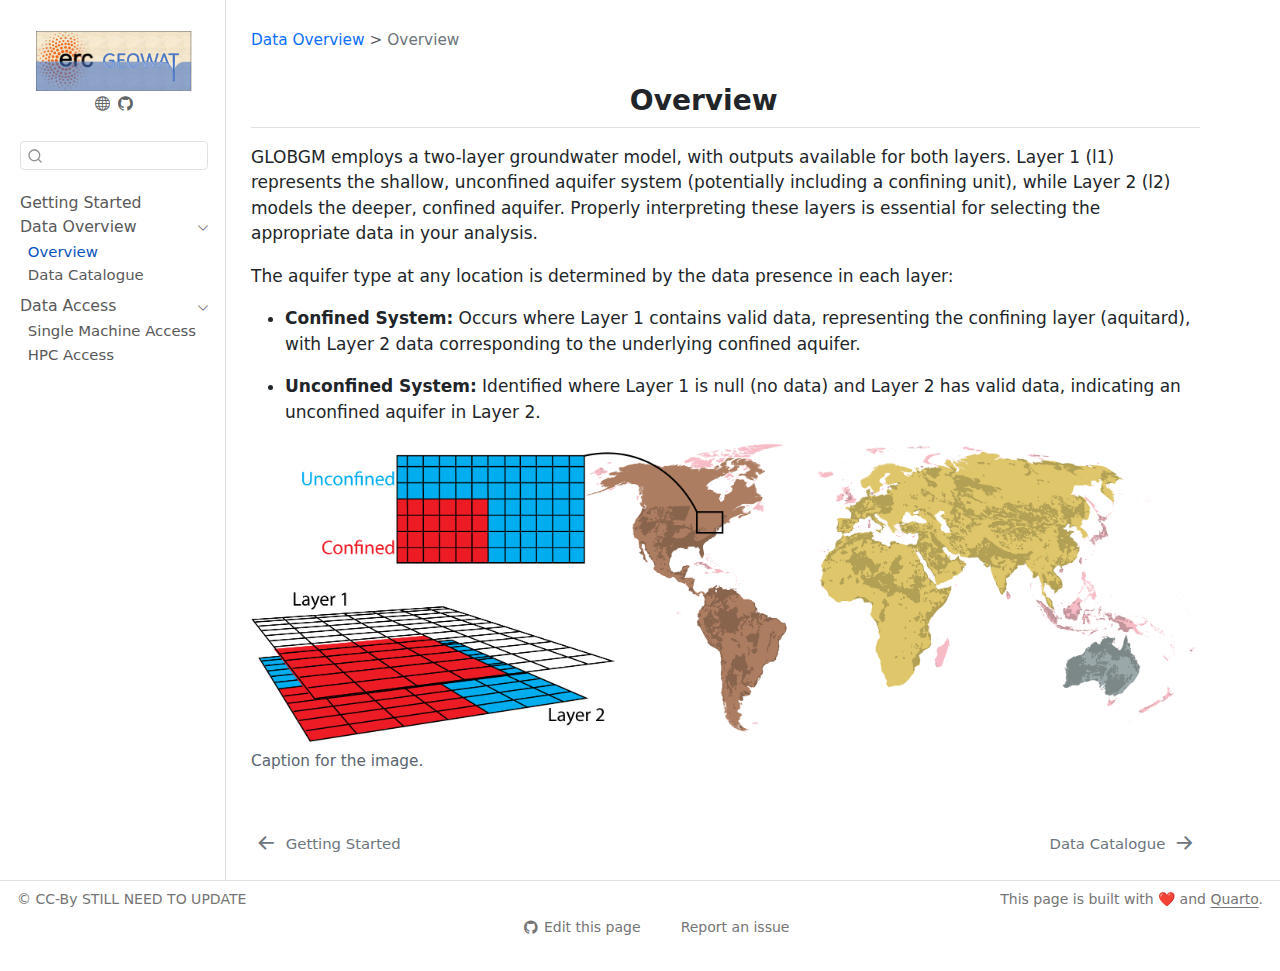
<file: data_overview/overview.html>
<!DOCTYPE html>
<html xmlns="http://www.w3.org/1999/xhtml" lang="en" xml:lang="en"><head>

<meta charset="utf-8">
<meta name="generator" content="quarto-1.7.33">

<meta name="viewport" content="width=device-width, initial-scale=1.0, user-scalable=yes">


<title>overview – GLOBGM_CMIP6</title>
<style>
code{white-space: pre-wrap;}
span.smallcaps{font-variant: small-caps;}
div.columns{display: flex; gap: min(4vw, 1.5em);}
div.column{flex: auto; overflow-x: auto;}
div.hanging-indent{margin-left: 1.5em; text-indent: -1.5em;}
ul.task-list{list-style: none;}
ul.task-list li input[type="checkbox"] {
  width: 0.8em;
  margin: 0 0.8em 0.2em -1em; /* quarto-specific, see https://github.com/quarto-dev/quarto-cli/issues/4556 */ 
  vertical-align: middle;
}
</style>


<script src="../site_libs/quarto-nav/quarto-nav.js"></script>
<script src="../site_libs/clipboard/clipboard.min.js"></script>
<script src="../site_libs/quarto-search/autocomplete.umd.js"></script>
<script src="../site_libs/quarto-search/fuse.min.js"></script>
<script src="../site_libs/quarto-search/quarto-search.js"></script>
<meta name="quarto:offset" content="../">
<link href="../data_overview/catalogue.html" rel="next">
<link href="../index.html" rel="prev">
<script src="../site_libs/quarto-html/quarto.js" type="module"></script>
<script src="../site_libs/quarto-html/tabsets/tabsets.js" type="module"></script>
<script src="../site_libs/quarto-html/popper.min.js"></script>
<script src="../site_libs/quarto-html/tippy.umd.min.js"></script>
<script src="../site_libs/quarto-html/anchor.min.js"></script>
<link href="../site_libs/quarto-html/tippy.css" rel="stylesheet">
<link href="../site_libs/quarto-html/quarto-syntax-highlighting-ea385d0e468b0dd5ea5bf0780b1290d9.css" rel="stylesheet" id="quarto-text-highlighting-styles">
<script src="../site_libs/bootstrap/bootstrap.min.js"></script>
<link href="../site_libs/bootstrap/bootstrap-icons.css" rel="stylesheet">
<link href="../site_libs/bootstrap/bootstrap-56d05ba5bddc5f15a42cd0990a085ca4.min.css" rel="stylesheet" append-hash="true" id="quarto-bootstrap" data-mode="light">
<script id="quarto-search-options" type="application/json">{
  "location": "sidebar",
  "copy-button": false,
  "collapse-after": 3,
  "panel-placement": "start",
  "type": "textbox",
  "limit": 50,
  "keyboard-shortcut": [
    "f",
    "/",
    "s"
  ],
  "show-item-context": false,
  "language": {
    "search-no-results-text": "No results",
    "search-matching-documents-text": "matching documents",
    "search-copy-link-title": "Copy link to search",
    "search-hide-matches-text": "Hide additional matches",
    "search-more-match-text": "more match in this document",
    "search-more-matches-text": "more matches in this document",
    "search-clear-button-title": "Clear",
    "search-text-placeholder": "",
    "search-detached-cancel-button-title": "Cancel",
    "search-submit-button-title": "Submit",
    "search-label": "Search"
  }
}</script>


</head>

<body class="nav-sidebar docked fullcontent quarto-light">

<div id="quarto-search-results"></div>
  <header id="quarto-header" class="headroom fixed-top">
  <nav class="quarto-secondary-nav">
    <div class="container-fluid d-flex">
      <button type="button" class="quarto-btn-toggle btn" data-bs-toggle="collapse" role="button" data-bs-target=".quarto-sidebar-collapse-item" aria-controls="quarto-sidebar" aria-expanded="false" aria-label="Toggle sidebar navigation" onclick="if (window.quartoToggleHeadroom) { window.quartoToggleHeadroom(); }">
        <i class="bi bi-layout-text-sidebar-reverse"></i>
      </button>
        <nav class="quarto-page-breadcrumbs" aria-label="breadcrumb"><ol class="breadcrumb"><li class="breadcrumb-item"><a href="../data_overview/overview.html">Data Overview</a></li><li class="breadcrumb-item"><a href="../data_overview/overview.html">Overview</a></li></ol></nav>
        <a class="flex-grow-1" role="navigation" data-bs-toggle="collapse" data-bs-target=".quarto-sidebar-collapse-item" aria-controls="quarto-sidebar" aria-expanded="false" aria-label="Toggle sidebar navigation" onclick="if (window.quartoToggleHeadroom) { window.quartoToggleHeadroom(); }">      
        </a>
      <button type="button" class="btn quarto-search-button" aria-label="Search" onclick="window.quartoOpenSearch();">
        <i class="bi bi-search"></i>
      </button>
    </div>
  </nav>
</header>
<!-- content -->
<div id="quarto-content" class="quarto-container page-columns page-rows-contents page-layout-article">
<!-- sidebar -->
  <nav id="quarto-sidebar" class="sidebar collapse collapse-horizontal quarto-sidebar-collapse-item sidebar-navigation docked overflow-auto">
    <div class="pt-lg-2 mt-2 text-center sidebar-header">
      <a href="../index.html" class="sidebar-logo-link">
      <img src="../images/LogoGEOWAT.png" alt="" class="sidebar-logo py-0 d-lg-inline d-none">
      </a>
      <div class="sidebar-tools-main">
    <a href="https://globalhydrology.nl/research/models/pcr-globwb-2-0/" title="" class="quarto-navigation-tool px-1" aria-label=""><i class="bi bi-globe"></i></a>
    <a href="https://github.com/vanjaarsveldbarry/globgm_cmip6" title="" class="quarto-navigation-tool px-1" aria-label=""><i class="bi bi-github"></i></a>
</div>
      </div>
        <div class="mt-2 flex-shrink-0 align-items-center">
        <div class="sidebar-search">
        <div id="quarto-search" class="" title="Search"></div>
        </div>
        </div>
    <div class="sidebar-menu-container"> 
    <ul class="list-unstyled mt-1">
        <li class="sidebar-item">
  <div class="sidebar-item-container"> 
  <a href="../index.html" class="sidebar-item-text sidebar-link">
 <span class="menu-text">Getting Started</span></a>
  </div>
</li>
        <li class="sidebar-item sidebar-item-section">
      <div class="sidebar-item-container"> 
            <a class="sidebar-item-text sidebar-link text-start" data-bs-toggle="collapse" data-bs-target="#quarto-sidebar-section-1" role="navigation" aria-expanded="true">
 <span class="menu-text">Data Overview</span></a>
          <a class="sidebar-item-toggle text-start" data-bs-toggle="collapse" data-bs-target="#quarto-sidebar-section-1" role="navigation" aria-expanded="true" aria-label="Toggle section">
            <i class="bi bi-chevron-right ms-2"></i>
          </a> 
      </div>
      <ul id="quarto-sidebar-section-1" class="collapse list-unstyled sidebar-section depth1 show">  
          <li class="sidebar-item">
  <div class="sidebar-item-container"> 
  <a href="../data_overview/overview.html" class="sidebar-item-text sidebar-link active">
 <span class="menu-text">Overview</span></a>
  </div>
</li>
          <li class="sidebar-item">
  <div class="sidebar-item-container"> 
  <a href="../data_overview/catalogue.html" class="sidebar-item-text sidebar-link">
 <span class="menu-text">Data Catalogue</span></a>
  </div>
</li>
      </ul>
  </li>
        <li class="sidebar-item sidebar-item-section">
      <div class="sidebar-item-container"> 
            <a class="sidebar-item-text sidebar-link text-start" data-bs-toggle="collapse" data-bs-target="#quarto-sidebar-section-2" role="navigation" aria-expanded="true">
 <span class="menu-text">Data Access</span></a>
          <a class="sidebar-item-toggle text-start" data-bs-toggle="collapse" data-bs-target="#quarto-sidebar-section-2" role="navigation" aria-expanded="true" aria-label="Toggle section">
            <i class="bi bi-chevron-right ms-2"></i>
          </a> 
      </div>
      <ul id="quarto-sidebar-section-2" class="collapse list-unstyled sidebar-section depth1 show">  
          <li class="sidebar-item">
  <div class="sidebar-item-container"> 
  <a href="../data_access/single_machine.html" class="sidebar-item-text sidebar-link">
 <span class="menu-text">Single Machine Access</span></a>
  </div>
</li>
          <li class="sidebar-item">
  <div class="sidebar-item-container"> 
  <a href="../data_access/hpc_usage.html" class="sidebar-item-text sidebar-link">
 <span class="menu-text">HPC Access</span></a>
  </div>
</li>
      </ul>
  </li>
    </ul>
    </div>
</nav>
<div id="quarto-sidebar-glass" class="quarto-sidebar-collapse-item" data-bs-toggle="collapse" data-bs-target=".quarto-sidebar-collapse-item"></div>
<!-- margin-sidebar -->
    
<!-- main -->
<main class="content" id="quarto-document-content"><header id="title-block-header" class="quarto-title-block"><nav class="quarto-page-breadcrumbs quarto-title-breadcrumbs d-none d-lg-block" aria-label="breadcrumb"><ol class="breadcrumb"><li class="breadcrumb-item"><a href="../data_overview/overview.html">Data Overview</a></li><li class="breadcrumb-item"><a href="../data_overview/overview.html">Overview</a></li></ol></nav></header>




<div style="text-align: center;">
<h2 class="anchored">
Overview
</h2>
</div>
<p>GLOBGM employs a two-layer groundwater model, with outputs available for both layers. Layer 1 (l1) represents the shallow, unconfined aquifer system (potentially including a confining unit), while Layer 2 (l2) models the deeper, confined aquifer. Properly interpreting these layers is essential for selecting the appropriate data in your analysis.</p>
<p>The aquifer type at any location is determined by the data presence in each layer:</p>
<ul>
<li><p><strong>Confined System:</strong> Occurs where Layer 1 contains valid data, representing the confining layer (aquitard), with Layer 2 data corresponding to the underlying confined aquifer.</p></li>
<li><p><strong>Unconfined System:</strong> Identified where Layer 1 is null (no data) and Layer 2 has valid data, indicating an unconfined aquifer in Layer 2.</p></li>
</ul>
<div class="quarto-figure quarto-figure-center">
<figure class="figure">
<p><img src="../images/layers_figure.png" class="img-fluid figure-img"></p>
<figcaption>Caption for the image.</figcaption>
</figure>
</div>



</main> <!-- /main -->
<script id="quarto-html-after-body" type="application/javascript">
  window.document.addEventListener("DOMContentLoaded", function (event) {
    const icon = "";
    const anchorJS = new window.AnchorJS();
    anchorJS.options = {
      placement: 'right',
      icon: icon
    };
    anchorJS.add('.anchored');
    const isCodeAnnotation = (el) => {
      for (const clz of el.classList) {
        if (clz.startsWith('code-annotation-')) {                     
          return true;
        }
      }
      return false;
    }
    const onCopySuccess = function(e) {
      // button target
      const button = e.trigger;
      // don't keep focus
      button.blur();
      // flash "checked"
      button.classList.add('code-copy-button-checked');
      var currentTitle = button.getAttribute("title");
      button.setAttribute("title", "Copied!");
      let tooltip;
      if (window.bootstrap) {
        button.setAttribute("data-bs-toggle", "tooltip");
        button.setAttribute("data-bs-placement", "left");
        button.setAttribute("data-bs-title", "Copied!");
        tooltip = new bootstrap.Tooltip(button, 
          { trigger: "manual", 
            customClass: "code-copy-button-tooltip",
            offset: [0, -8]});
        tooltip.show();    
      }
      setTimeout(function() {
        if (tooltip) {
          tooltip.hide();
          button.removeAttribute("data-bs-title");
          button.removeAttribute("data-bs-toggle");
          button.removeAttribute("data-bs-placement");
        }
        button.setAttribute("title", currentTitle);
        button.classList.remove('code-copy-button-checked');
      }, 1000);
      // clear code selection
      e.clearSelection();
    }
    const getTextToCopy = function(trigger) {
        const codeEl = trigger.previousElementSibling.cloneNode(true);
        for (const childEl of codeEl.children) {
          if (isCodeAnnotation(childEl)) {
            childEl.remove();
          }
        }
        return codeEl.innerText;
    }
    const clipboard = new window.ClipboardJS('.code-copy-button:not([data-in-quarto-modal])', {
      text: getTextToCopy
    });
    clipboard.on('success', onCopySuccess);
    if (window.document.getElementById('quarto-embedded-source-code-modal')) {
      const clipboardModal = new window.ClipboardJS('.code-copy-button[data-in-quarto-modal]', {
        text: getTextToCopy,
        container: window.document.getElementById('quarto-embedded-source-code-modal')
      });
      clipboardModal.on('success', onCopySuccess);
    }
      var localhostRegex = new RegExp(/^(?:http|https):\/\/localhost\:?[0-9]*\//);
      var mailtoRegex = new RegExp(/^mailto:/);
        var filterRegex = new RegExp("https:\/\/vanjaarsveldbarry\.github\.io\/globgm_cmip6\/");
      var isInternal = (href) => {
          return filterRegex.test(href) || localhostRegex.test(href) || mailtoRegex.test(href);
      }
      // Inspect non-navigation links and adorn them if external
     var links = window.document.querySelectorAll('a[href]:not(.nav-link):not(.navbar-brand):not(.toc-action):not(.sidebar-link):not(.sidebar-item-toggle):not(.pagination-link):not(.no-external):not([aria-hidden]):not(.dropdown-item):not(.quarto-navigation-tool):not(.about-link)');
      for (var i=0; i<links.length; i++) {
        const link = links[i];
        if (!isInternal(link.href)) {
          // undo the damage that might have been done by quarto-nav.js in the case of
          // links that we want to consider external
          if (link.dataset.originalHref !== undefined) {
            link.href = link.dataset.originalHref;
          }
        }
      }
    function tippyHover(el, contentFn, onTriggerFn, onUntriggerFn) {
      const config = {
        allowHTML: true,
        maxWidth: 500,
        delay: 100,
        arrow: false,
        appendTo: function(el) {
            return el.parentElement;
        },
        interactive: true,
        interactiveBorder: 10,
        theme: 'quarto',
        placement: 'bottom-start',
      };
      if (contentFn) {
        config.content = contentFn;
      }
      if (onTriggerFn) {
        config.onTrigger = onTriggerFn;
      }
      if (onUntriggerFn) {
        config.onUntrigger = onUntriggerFn;
      }
      window.tippy(el, config); 
    }
    const noterefs = window.document.querySelectorAll('a[role="doc-noteref"]');
    for (var i=0; i<noterefs.length; i++) {
      const ref = noterefs[i];
      tippyHover(ref, function() {
        // use id or data attribute instead here
        let href = ref.getAttribute('data-footnote-href') || ref.getAttribute('href');
        try { href = new URL(href).hash; } catch {}
        const id = href.replace(/^#\/?/, "");
        const note = window.document.getElementById(id);
        if (note) {
          return note.innerHTML;
        } else {
          return "";
        }
      });
    }
    const xrefs = window.document.querySelectorAll('a.quarto-xref');
    const processXRef = (id, note) => {
      // Strip column container classes
      const stripColumnClz = (el) => {
        el.classList.remove("page-full", "page-columns");
        if (el.children) {
          for (const child of el.children) {
            stripColumnClz(child);
          }
        }
      }
      stripColumnClz(note)
      if (id === null || id.startsWith('sec-')) {
        // Special case sections, only their first couple elements
        const container = document.createElement("div");
        if (note.children && note.children.length > 2) {
          container.appendChild(note.children[0].cloneNode(true));
          for (let i = 1; i < note.children.length; i++) {
            const child = note.children[i];
            if (child.tagName === "P" && child.innerText === "") {
              continue;
            } else {
              container.appendChild(child.cloneNode(true));
              break;
            }
          }
          if (window.Quarto?.typesetMath) {
            window.Quarto.typesetMath(container);
          }
          return container.innerHTML
        } else {
          if (window.Quarto?.typesetMath) {
            window.Quarto.typesetMath(note);
          }
          return note.innerHTML;
        }
      } else {
        // Remove any anchor links if they are present
        const anchorLink = note.querySelector('a.anchorjs-link');
        if (anchorLink) {
          anchorLink.remove();
        }
        if (window.Quarto?.typesetMath) {
          window.Quarto.typesetMath(note);
        }
        if (note.classList.contains("callout")) {
          return note.outerHTML;
        } else {
          return note.innerHTML;
        }
      }
    }
    for (var i=0; i<xrefs.length; i++) {
      const xref = xrefs[i];
      tippyHover(xref, undefined, function(instance) {
        instance.disable();
        let url = xref.getAttribute('href');
        let hash = undefined; 
        if (url.startsWith('#')) {
          hash = url;
        } else {
          try { hash = new URL(url).hash; } catch {}
        }
        if (hash) {
          const id = hash.replace(/^#\/?/, "");
          const note = window.document.getElementById(id);
          if (note !== null) {
            try {
              const html = processXRef(id, note.cloneNode(true));
              instance.setContent(html);
            } finally {
              instance.enable();
              instance.show();
            }
          } else {
            // See if we can fetch this
            fetch(url.split('#')[0])
            .then(res => res.text())
            .then(html => {
              const parser = new DOMParser();
              const htmlDoc = parser.parseFromString(html, "text/html");
              const note = htmlDoc.getElementById(id);
              if (note !== null) {
                const html = processXRef(id, note);
                instance.setContent(html);
              } 
            }).finally(() => {
              instance.enable();
              instance.show();
            });
          }
        } else {
          // See if we can fetch a full url (with no hash to target)
          // This is a special case and we should probably do some content thinning / targeting
          fetch(url)
          .then(res => res.text())
          .then(html => {
            const parser = new DOMParser();
            const htmlDoc = parser.parseFromString(html, "text/html");
            const note = htmlDoc.querySelector('main.content');
            if (note !== null) {
              // This should only happen for chapter cross references
              // (since there is no id in the URL)
              // remove the first header
              if (note.children.length > 0 && note.children[0].tagName === "HEADER") {
                note.children[0].remove();
              }
              const html = processXRef(null, note);
              instance.setContent(html);
            } 
          }).finally(() => {
            instance.enable();
            instance.show();
          });
        }
      }, function(instance) {
      });
    }
        let selectedAnnoteEl;
        const selectorForAnnotation = ( cell, annotation) => {
          let cellAttr = 'data-code-cell="' + cell + '"';
          let lineAttr = 'data-code-annotation="' +  annotation + '"';
          const selector = 'span[' + cellAttr + '][' + lineAttr + ']';
          return selector;
        }
        const selectCodeLines = (annoteEl) => {
          const doc = window.document;
          const targetCell = annoteEl.getAttribute("data-target-cell");
          const targetAnnotation = annoteEl.getAttribute("data-target-annotation");
          const annoteSpan = window.document.querySelector(selectorForAnnotation(targetCell, targetAnnotation));
          const lines = annoteSpan.getAttribute("data-code-lines").split(",");
          const lineIds = lines.map((line) => {
            return targetCell + "-" + line;
          })
          let top = null;
          let height = null;
          let parent = null;
          if (lineIds.length > 0) {
              //compute the position of the single el (top and bottom and make a div)
              const el = window.document.getElementById(lineIds[0]);
              top = el.offsetTop;
              height = el.offsetHeight;
              parent = el.parentElement.parentElement;
            if (lineIds.length > 1) {
              const lastEl = window.document.getElementById(lineIds[lineIds.length - 1]);
              const bottom = lastEl.offsetTop + lastEl.offsetHeight;
              height = bottom - top;
            }
            if (top !== null && height !== null && parent !== null) {
              // cook up a div (if necessary) and position it 
              let div = window.document.getElementById("code-annotation-line-highlight");
              if (div === null) {
                div = window.document.createElement("div");
                div.setAttribute("id", "code-annotation-line-highlight");
                div.style.position = 'absolute';
                parent.appendChild(div);
              }
              div.style.top = top - 2 + "px";
              div.style.height = height + 4 + "px";
              div.style.left = 0;
              let gutterDiv = window.document.getElementById("code-annotation-line-highlight-gutter");
              if (gutterDiv === null) {
                gutterDiv = window.document.createElement("div");
                gutterDiv.setAttribute("id", "code-annotation-line-highlight-gutter");
                gutterDiv.style.position = 'absolute';
                const codeCell = window.document.getElementById(targetCell);
                const gutter = codeCell.querySelector('.code-annotation-gutter');
                gutter.appendChild(gutterDiv);
              }
              gutterDiv.style.top = top - 2 + "px";
              gutterDiv.style.height = height + 4 + "px";
            }
            selectedAnnoteEl = annoteEl;
          }
        };
        const unselectCodeLines = () => {
          const elementsIds = ["code-annotation-line-highlight", "code-annotation-line-highlight-gutter"];
          elementsIds.forEach((elId) => {
            const div = window.document.getElementById(elId);
            if (div) {
              div.remove();
            }
          });
          selectedAnnoteEl = undefined;
        };
          // Handle positioning of the toggle
      window.addEventListener(
        "resize",
        throttle(() => {
          elRect = undefined;
          if (selectedAnnoteEl) {
            selectCodeLines(selectedAnnoteEl);
          }
        }, 10)
      );
      function throttle(fn, ms) {
      let throttle = false;
      let timer;
        return (...args) => {
          if(!throttle) { // first call gets through
              fn.apply(this, args);
              throttle = true;
          } else { // all the others get throttled
              if(timer) clearTimeout(timer); // cancel #2
              timer = setTimeout(() => {
                fn.apply(this, args);
                timer = throttle = false;
              }, ms);
          }
        };
      }
        // Attach click handler to the DT
        const annoteDls = window.document.querySelectorAll('dt[data-target-cell]');
        for (const annoteDlNode of annoteDls) {
          annoteDlNode.addEventListener('click', (event) => {
            const clickedEl = event.target;
            if (clickedEl !== selectedAnnoteEl) {
              unselectCodeLines();
              const activeEl = window.document.querySelector('dt[data-target-cell].code-annotation-active');
              if (activeEl) {
                activeEl.classList.remove('code-annotation-active');
              }
              selectCodeLines(clickedEl);
              clickedEl.classList.add('code-annotation-active');
            } else {
              // Unselect the line
              unselectCodeLines();
              clickedEl.classList.remove('code-annotation-active');
            }
          });
        }
    const findCites = (el) => {
      const parentEl = el.parentElement;
      if (parentEl) {
        const cites = parentEl.dataset.cites;
        if (cites) {
          return {
            el,
            cites: cites.split(' ')
          };
        } else {
          return findCites(el.parentElement)
        }
      } else {
        return undefined;
      }
    };
    var bibliorefs = window.document.querySelectorAll('a[role="doc-biblioref"]');
    for (var i=0; i<bibliorefs.length; i++) {
      const ref = bibliorefs[i];
      const citeInfo = findCites(ref);
      if (citeInfo) {
        tippyHover(citeInfo.el, function() {
          var popup = window.document.createElement('div');
          citeInfo.cites.forEach(function(cite) {
            var citeDiv = window.document.createElement('div');
            citeDiv.classList.add('hanging-indent');
            citeDiv.classList.add('csl-entry');
            var biblioDiv = window.document.getElementById('ref-' + cite);
            if (biblioDiv) {
              citeDiv.innerHTML = biblioDiv.innerHTML;
            }
            popup.appendChild(citeDiv);
          });
          return popup.innerHTML;
        });
      }
    }
  });
  </script>
<nav class="page-navigation">
  <div class="nav-page nav-page-previous">
      <a href="../index.html" class="pagination-link" aria-label="Getting Started">
        <i class="bi bi-arrow-left-short"></i> <span class="nav-page-text">Getting Started</span>
      </a>          
  </div>
  <div class="nav-page nav-page-next">
      <a href="../data_overview/catalogue.html" class="pagination-link" aria-label="Data Catalogue">
        <span class="nav-page-text">Data Catalogue</span> <i class="bi bi-arrow-right-short"></i>
      </a>
  </div>
</nav>
</div> <!-- /content -->
<footer class="footer">
  <div class="nav-footer">
    <div class="nav-footer-left">
<p>© CC-By STILL NEED TO UPDATE</p>
</div>   
    <div class="nav-footer-center">
      &nbsp;
    <div class="toc-actions"><ul><li><a href="https://github.com/vanjaarsveldbarry/globgm_cmip6/edit/main/data_overview/overview.qmd" class="toc-action"><i class="bi bi-github"></i>Edit this page</a></li><li><a href="https://github.com/vanjaarsveldbarry/globgm_cmip6/issues/new" class="toc-action"><i class="bi empty"></i>Report an issue</a></li></ul></div></div>
    <div class="nav-footer-right">
<p>This page is built with ❤️ and <a href="https://quarto.org/">Quarto</a>.</p>
</div>
  </div>
</footer>




</body></html>
</file>
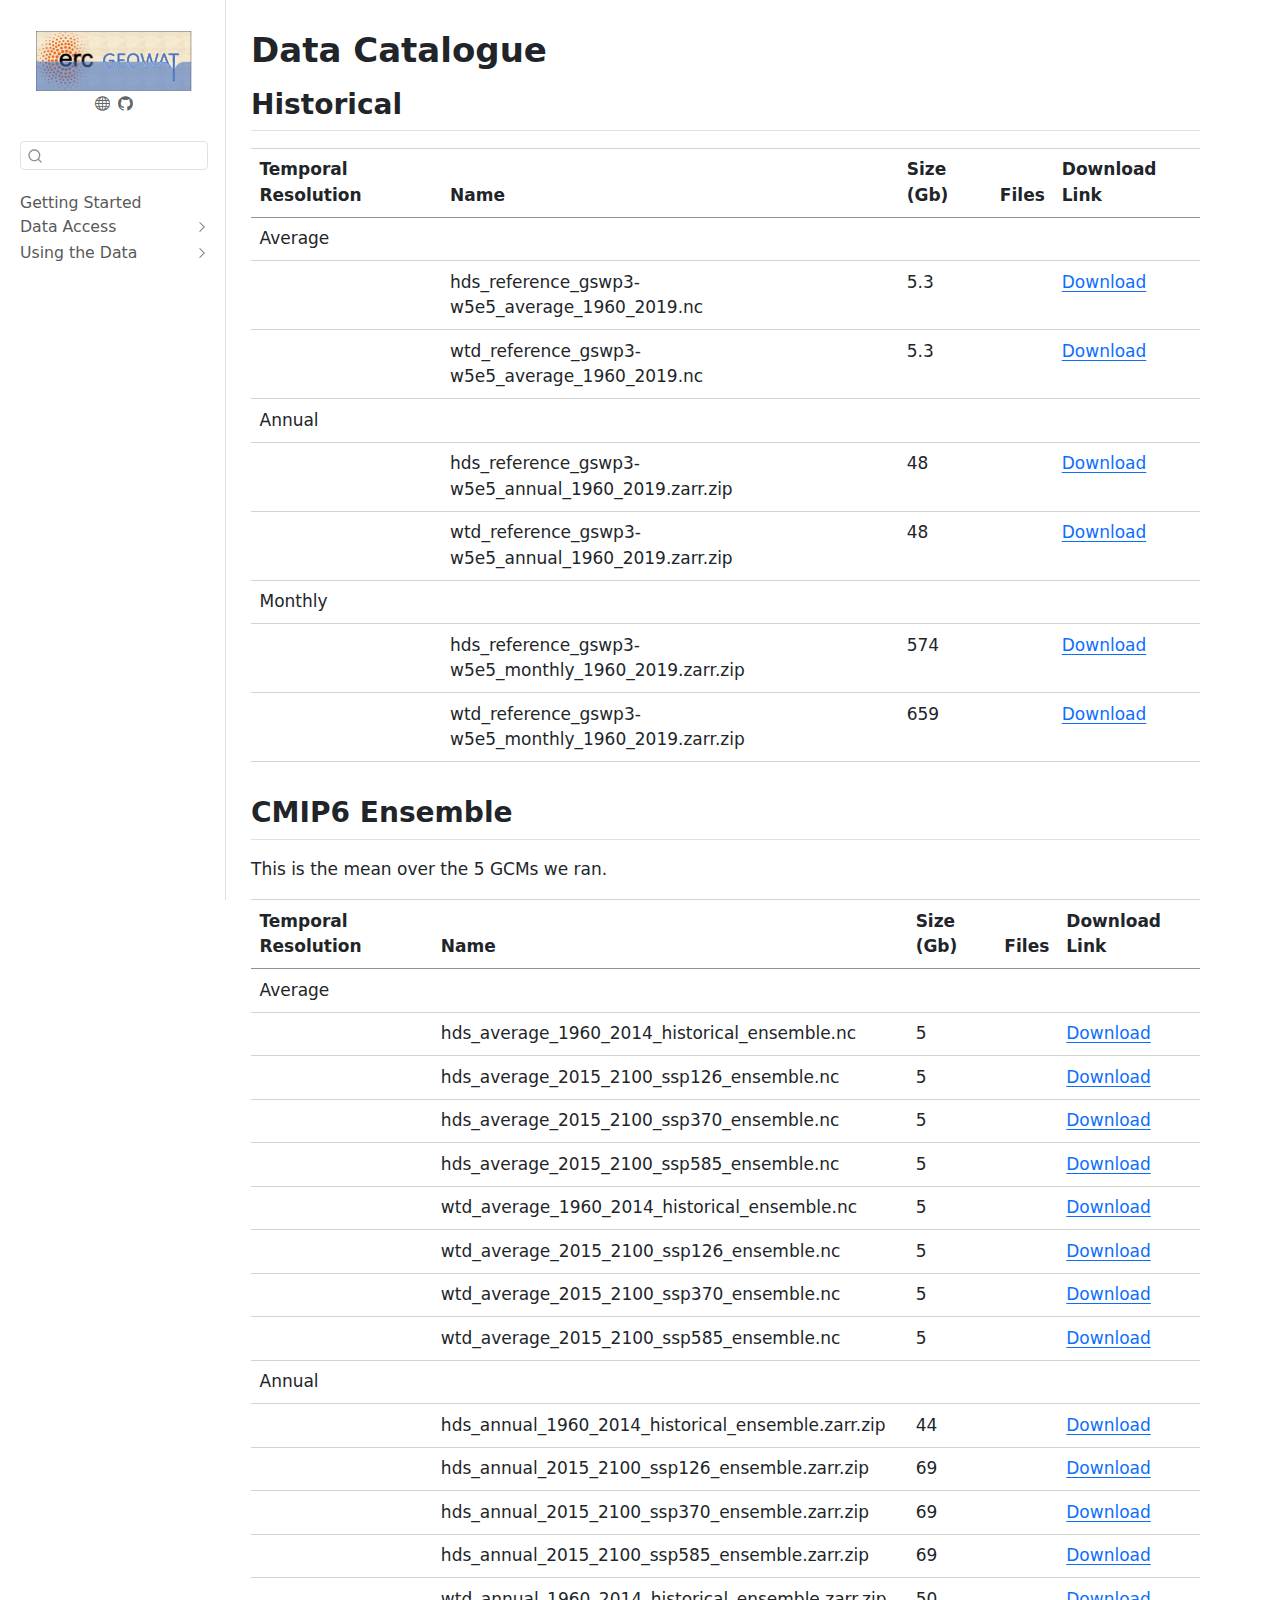
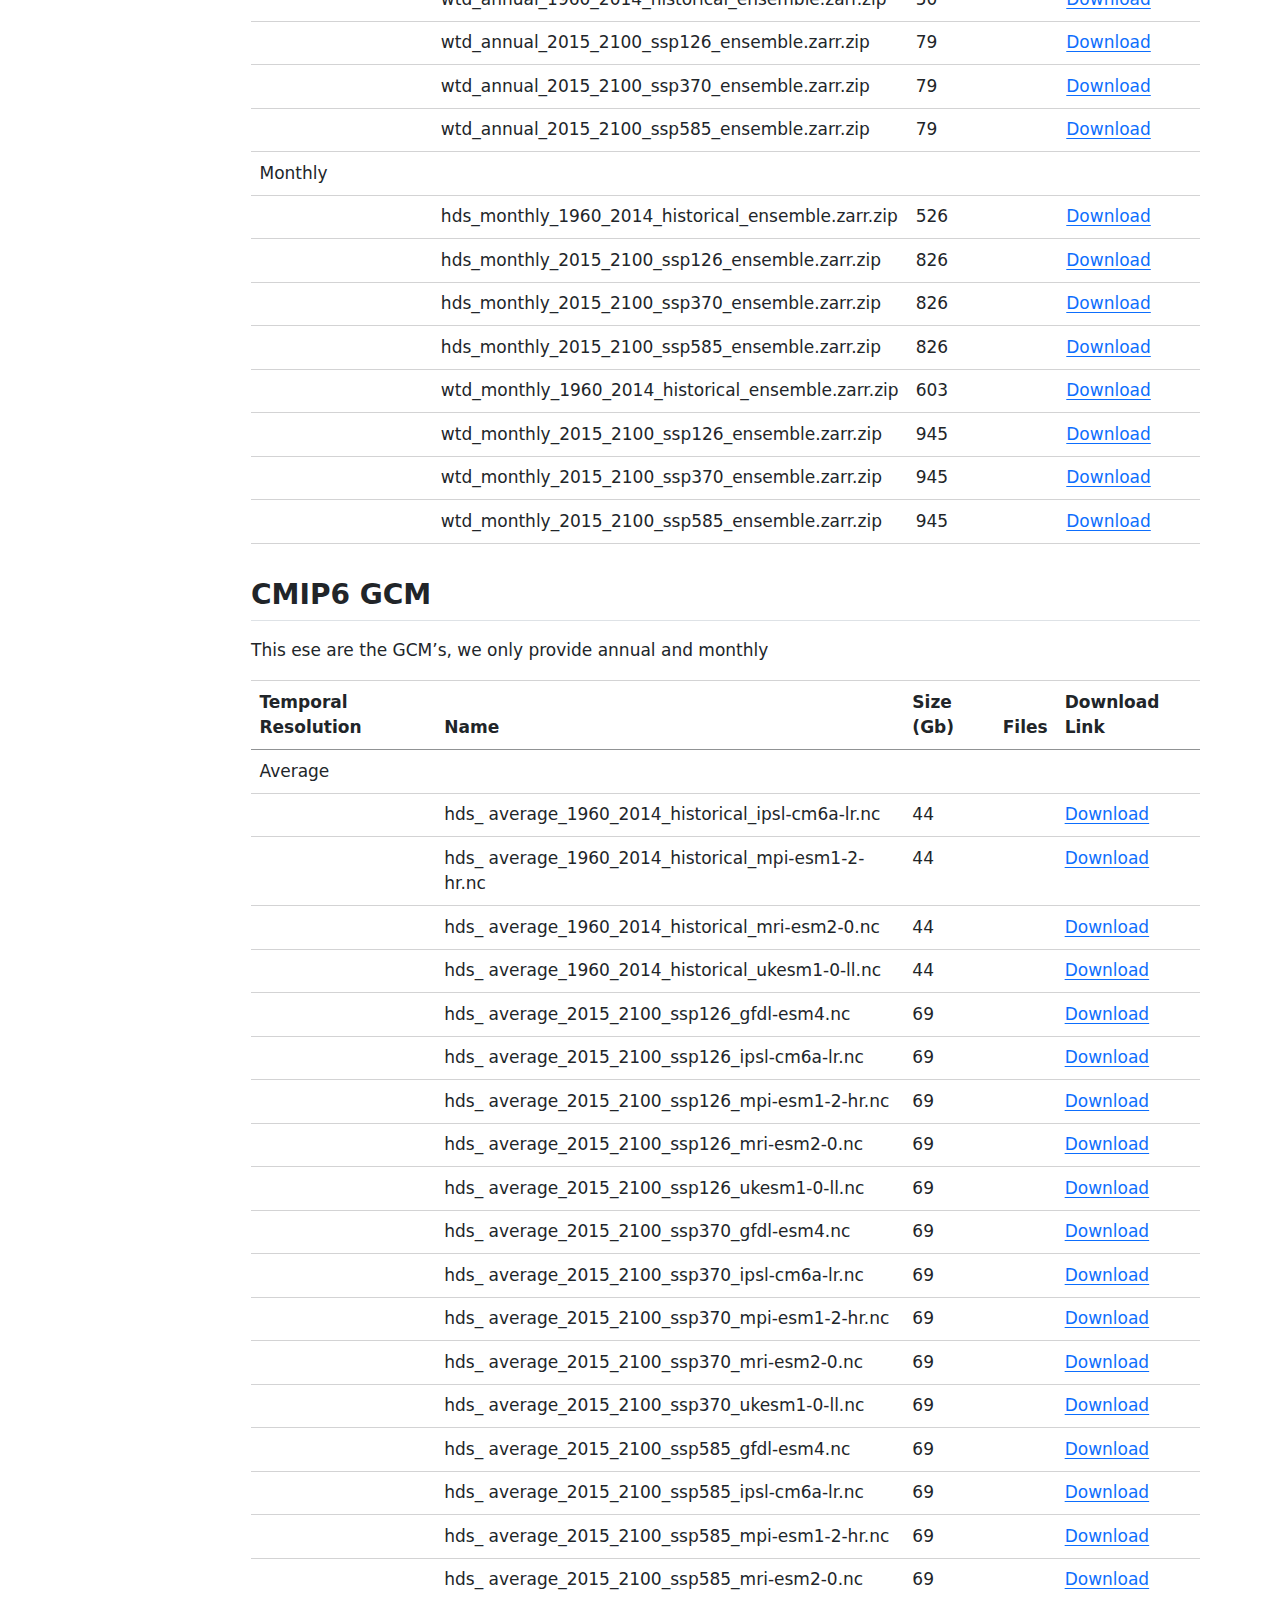
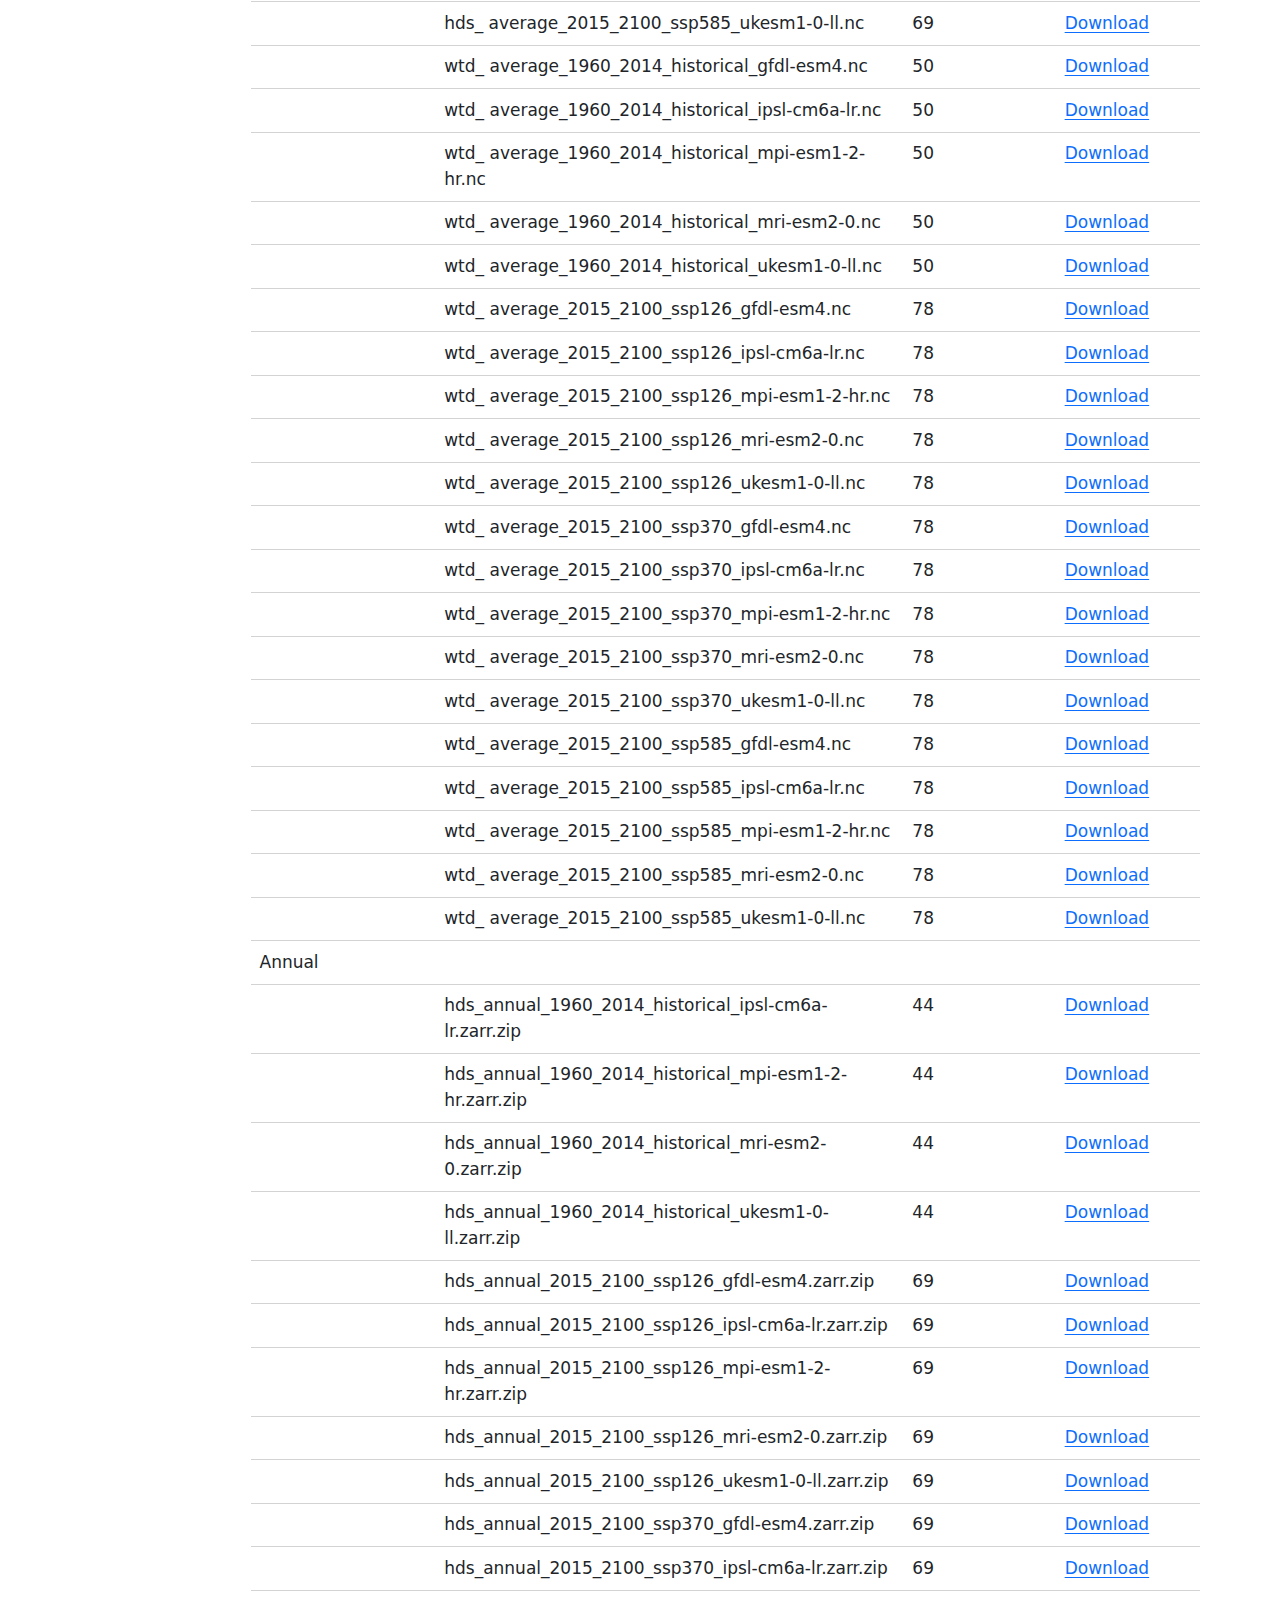
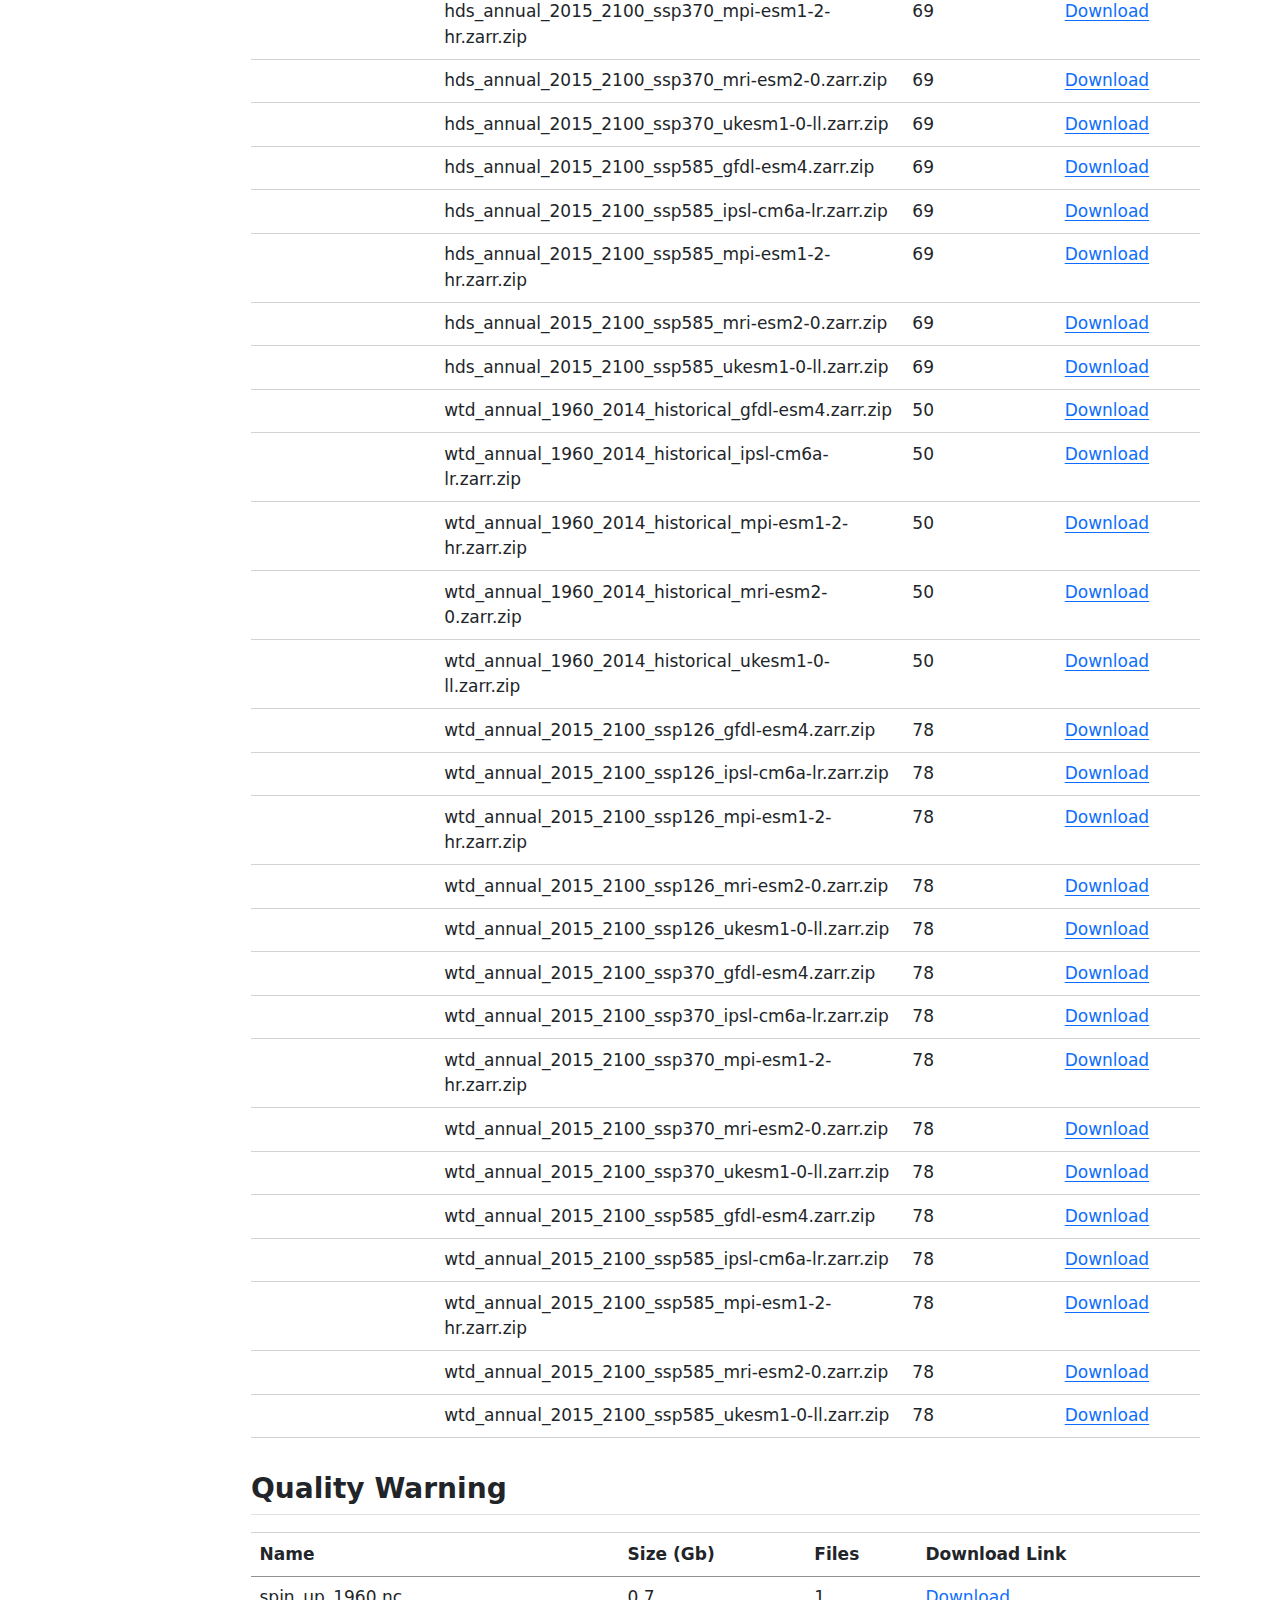
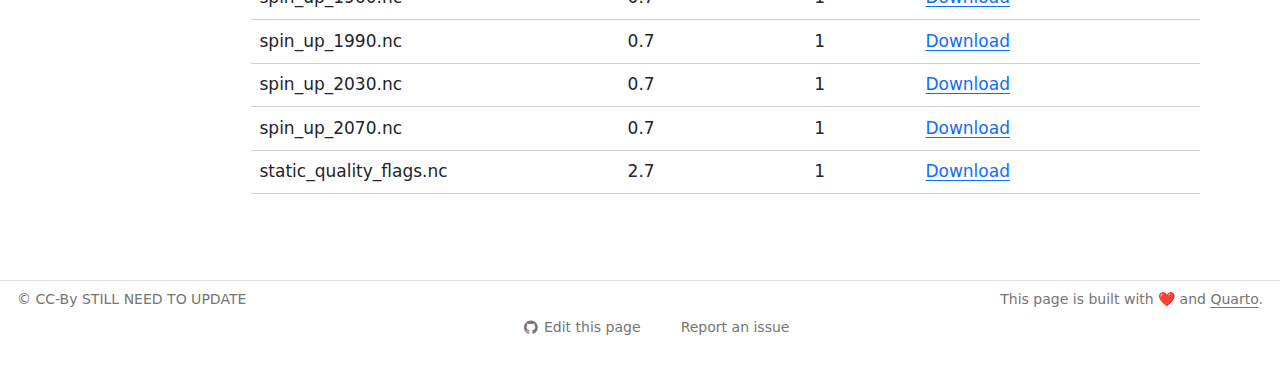
<file: data_use/data_catalogue_mannual.html>
<!DOCTYPE html>
<html xmlns="http://www.w3.org/1999/xhtml" lang="en" xml:lang="en"><head>

<meta charset="utf-8">
<meta name="generator" content="quarto-1.7.32">

<meta name="viewport" content="width=device-width, initial-scale=1.0, user-scalable=yes">


<title>Data Catalogue – GLOBGM_CMIP6</title>
<style>
code{white-space: pre-wrap;}
span.smallcaps{font-variant: small-caps;}
div.columns{display: flex; gap: min(4vw, 1.5em);}
div.column{flex: auto; overflow-x: auto;}
div.hanging-indent{margin-left: 1.5em; text-indent: -1.5em;}
ul.task-list{list-style: none;}
ul.task-list li input[type="checkbox"] {
  width: 0.8em;
  margin: 0 0.8em 0.2em -1em; /* quarto-specific, see https://github.com/quarto-dev/quarto-cli/issues/4556 */ 
  vertical-align: middle;
}
</style>


<script src="../site_libs/quarto-nav/quarto-nav.js"></script>
<script src="../site_libs/clipboard/clipboard.min.js"></script>
<script src="../site_libs/quarto-search/autocomplete.umd.js"></script>
<script src="../site_libs/quarto-search/fuse.min.js"></script>
<script src="../site_libs/quarto-search/quarto-search.js"></script>
<meta name="quarto:offset" content="../">
<script src="../site_libs/quarto-html/quarto.js" type="module"></script>
<script src="../site_libs/quarto-html/tabsets/tabsets.js" type="module"></script>
<script src="../site_libs/quarto-html/popper.min.js"></script>
<script src="../site_libs/quarto-html/tippy.umd.min.js"></script>
<script src="../site_libs/quarto-html/anchor.min.js"></script>
<link href="../site_libs/quarto-html/tippy.css" rel="stylesheet">
<link href="../site_libs/quarto-html/quarto-syntax-highlighting-37eea08aefeeee20ff55810ff984fec1.css" rel="stylesheet" id="quarto-text-highlighting-styles">
<script src="../site_libs/bootstrap/bootstrap.min.js"></script>
<link href="../site_libs/bootstrap/bootstrap-icons.css" rel="stylesheet">
<link href="../site_libs/bootstrap/bootstrap-82fc4ede19415a397d9a304fa38d1d34.min.css" rel="stylesheet" append-hash="true" id="quarto-bootstrap" data-mode="light">
<script id="quarto-search-options" type="application/json">{
  "location": "sidebar",
  "copy-button": false,
  "collapse-after": 3,
  "panel-placement": "start",
  "type": "textbox",
  "limit": 50,
  "keyboard-shortcut": [
    "f",
    "/",
    "s"
  ],
  "show-item-context": false,
  "language": {
    "search-no-results-text": "No results",
    "search-matching-documents-text": "matching documents",
    "search-copy-link-title": "Copy link to search",
    "search-hide-matches-text": "Hide additional matches",
    "search-more-match-text": "more match in this document",
    "search-more-matches-text": "more matches in this document",
    "search-clear-button-title": "Clear",
    "search-text-placeholder": "",
    "search-detached-cancel-button-title": "Cancel",
    "search-submit-button-title": "Submit",
    "search-label": "Search"
  }
}</script>


</head>

<body class="nav-sidebar docked fullcontent quarto-light">

<div id="quarto-search-results"></div>
  <header id="quarto-header" class="headroom fixed-top">
  <nav class="quarto-secondary-nav">
    <div class="container-fluid d-flex">
      <button type="button" class="quarto-btn-toggle btn" data-bs-toggle="collapse" role="button" data-bs-target=".quarto-sidebar-collapse-item" aria-controls="quarto-sidebar" aria-expanded="false" aria-label="Toggle sidebar navigation" onclick="if (window.quartoToggleHeadroom) { window.quartoToggleHeadroom(); }">
        <i class="bi bi-layout-text-sidebar-reverse"></i>
      </button>
        <nav class="quarto-page-breadcrumbs" aria-label="breadcrumb"><ol class="breadcrumb"><li class="breadcrumb-item">Data Catalogue</li></ol></nav>
        <a class="flex-grow-1" role="navigation" data-bs-toggle="collapse" data-bs-target=".quarto-sidebar-collapse-item" aria-controls="quarto-sidebar" aria-expanded="false" aria-label="Toggle sidebar navigation" onclick="if (window.quartoToggleHeadroom) { window.quartoToggleHeadroom(); }">      
        </a>
      <button type="button" class="btn quarto-search-button" aria-label="Search" onclick="window.quartoOpenSearch();">
        <i class="bi bi-search"></i>
      </button>
    </div>
  </nav>
</header>
<!-- content -->
<div id="quarto-content" class="quarto-container page-columns page-rows-contents page-layout-article">
<!-- sidebar -->
  <nav id="quarto-sidebar" class="sidebar collapse collapse-horizontal quarto-sidebar-collapse-item sidebar-navigation docked overflow-auto">
    <div class="pt-lg-2 mt-2 text-center sidebar-header">
      <a href="../index.html" class="sidebar-logo-link">
      <img src="../images/LogoGEOWAT.png" alt="" class="sidebar-logo py-0 d-lg-inline d-none">
      </a>
      <div class="sidebar-tools-main">
    <a href="https://globalhydrology.nl/research/models/pcr-globwb-2-0/" title="" class="quarto-navigation-tool px-1" aria-label=""><i class="bi bi-globe"></i></a>
    <a href="https://github.com/vanjaarsveldbarry/globgm_cmip6" title="" class="quarto-navigation-tool px-1" aria-label=""><i class="bi bi-github"></i></a>
</div>
      </div>
        <div class="mt-2 flex-shrink-0 align-items-center">
        <div class="sidebar-search">
        <div id="quarto-search" class="" title="Search"></div>
        </div>
        </div>
    <div class="sidebar-menu-container"> 
    <ul class="list-unstyled mt-1">
        <li class="sidebar-item">
  <div class="sidebar-item-container"> 
  <a href="../index.html" class="sidebar-item-text sidebar-link">
 <span class="menu-text">Getting Started</span></a>
  </div>
</li>
        <li class="sidebar-item sidebar-item-section">
      <div class="sidebar-item-container"> 
            <a class="sidebar-item-text sidebar-link text-start collapsed" data-bs-toggle="collapse" data-bs-target="#quarto-sidebar-section-1" role="navigation" aria-expanded="false">
 <span class="menu-text">Data Access</span></a>
          <a class="sidebar-item-toggle text-start collapsed" data-bs-toggle="collapse" data-bs-target="#quarto-sidebar-section-1" role="navigation" aria-expanded="false" aria-label="Toggle section">
            <i class="bi bi-chevron-right ms-2"></i>
          </a> 
      </div>
      <ul id="quarto-sidebar-section-1" class="collapse list-unstyled sidebar-section depth1 ">  
          <li class="sidebar-item">
  <div class="sidebar-item-container"> 
  <a href="../data_access/single_machine.html" class="sidebar-item-text sidebar-link">
 <span class="menu-text">Single Machine Access</span></a>
  </div>
</li>
          <li class="sidebar-item">
  <div class="sidebar-item-container"> 
  <a href="../data_access/hpc_usage.html" class="sidebar-item-text sidebar-link">
 <span class="menu-text">HPC Access</span></a>
  </div>
</li>
      </ul>
  </li>
        <li class="sidebar-item sidebar-item-section">
      <div class="sidebar-item-container"> 
            <a class="sidebar-item-text sidebar-link text-start collapsed" data-bs-toggle="collapse" data-bs-target="#quarto-sidebar-section-2" role="navigation" aria-expanded="false">
 <span class="menu-text">Using the Data</span></a>
          <a class="sidebar-item-toggle text-start collapsed" data-bs-toggle="collapse" data-bs-target="#quarto-sidebar-section-2" role="navigation" aria-expanded="false" aria-label="Toggle section">
            <i class="bi bi-chevron-right ms-2"></i>
          </a> 
      </div>
      <ul id="quarto-sidebar-section-2" class="collapse list-unstyled sidebar-section depth1 ">  
          <li class="sidebar-item">
  <div class="sidebar-item-container"> 
  <a href="../data_use/information.html" class="sidebar-item-text sidebar-link">
 <span class="menu-text">Data Information</span></a>
  </div>
</li>
          <li class="sidebar-item">
  <div class="sidebar-item-container"> 
  <a href="../data_use/catalogue.html" class="sidebar-item-text sidebar-link">
 <span class="menu-text">Data Catalogue</span></a>
  </div>
</li>
      </ul>
  </li>
    </ul>
    </div>
</nav>
<div id="quarto-sidebar-glass" class="quarto-sidebar-collapse-item" data-bs-toggle="collapse" data-bs-target=".quarto-sidebar-collapse-item"></div>
<!-- margin-sidebar -->
    
<!-- main -->
<main class="content" id="quarto-document-content">

<header id="title-block-header" class="quarto-title-block default">
<div class="quarto-title">
<h1 class="title">Data Catalogue</h1>
</div>



<div class="quarto-title-meta">

    
  
    
  </div>
  


</header>


<section id="historical" class="level2">
<h2 class="anchored" data-anchor-id="historical">Historical</h2>
<table class="caption-top table">
<thead>
<tr class="header">
<th>Temporal Resolution</th>
<th>Name</th>
<th>Size (Gb)</th>
<th>Files</th>
<th>Download Link</th>
</tr>
</thead>
<tbody>
<tr class="odd">
<td>Average</td>
<td></td>
<td></td>
<td></td>
<td></td>
</tr>
<tr class="even">
<td></td>
<td>hds_reference_gswp3-w5e5_average_1960_2019.nc</td>
<td>5.3</td>
<td></td>
<td><a href="https://geo.public.data.uu.nl/vault-globgm/research-globgm%5B1669042611%5D/original/README.txt">Download</a></td>
</tr>
<tr class="odd">
<td></td>
<td>wtd_reference_gswp3-w5e5_average_1960_2019.nc</td>
<td>5.3</td>
<td></td>
<td><a href="https://geo.public.data.uu.nl/vault-globgm/research-globgm%5B1669042611%5D/original/README.txt">Download</a></td>
</tr>
<tr class="even">
<td>Annual</td>
<td></td>
<td></td>
<td></td>
<td></td>
</tr>
<tr class="odd">
<td></td>
<td>hds_reference_gswp3-w5e5_annual_1960_2019.zarr.zip</td>
<td>48</td>
<td></td>
<td><a href="https://geo.public.data.uu.nl/vault-globgm/research-globgm%5B1669042611%5D/original/README.txt">Download</a></td>
</tr>
<tr class="even">
<td></td>
<td>wtd_reference_gswp3-w5e5_annual_1960_2019.zarr.zip</td>
<td>48</td>
<td></td>
<td><a href="https://geo.public.data.uu.nl/vault-globgm/research-globgm%5B1669042611%5D/original/README.txt">Download</a></td>
</tr>
<tr class="odd">
<td>Monthly</td>
<td></td>
<td></td>
<td></td>
<td></td>
</tr>
<tr class="even">
<td></td>
<td>hds_reference_gswp3-w5e5_monthly_1960_2019.zarr.zip</td>
<td>574</td>
<td></td>
<td><a href="https://geo.public.data.uu.nl/vault-globgm/research-globgm%5B1669042611%5D/original/README.txt">Download</a></td>
</tr>
<tr class="odd">
<td></td>
<td>wtd_reference_gswp3-w5e5_monthly_1960_2019.zarr.zip</td>
<td>659</td>
<td></td>
<td><a href="https://geo.public.data.uu.nl/vault-globgm/research-globgm%5B1669042611%5D/original/README.txt">Download</a></td>
</tr>
</tbody>
</table>
</section>
<section id="cmip6-ensemble" class="level2">
<h2 class="anchored" data-anchor-id="cmip6-ensemble">CMIP6 Ensemble</h2>
<p>This is the mean over the 5 GCMs we ran.</p>
<table class="caption-top table">
<thead>
<tr class="header">
<th>Temporal Resolution</th>
<th>Name</th>
<th>Size (Gb)</th>
<th>Files</th>
<th>Download Link</th>
</tr>
</thead>
<tbody>
<tr class="odd">
<td>Average</td>
<td></td>
<td></td>
<td></td>
<td></td>
</tr>
<tr class="even">
<td></td>
<td>hds_average_1960_2014_historical_ensemble.nc</td>
<td>5</td>
<td></td>
<td><a href="https://geo.public.data.uu.nl/vault-globgm/research-globgm%5B1669042611%5D/original/README.txt">Download</a></td>
</tr>
<tr class="odd">
<td></td>
<td>hds_average_2015_2100_ssp126_ensemble.nc</td>
<td>5</td>
<td></td>
<td><a href="https://geo.public.data.uu.nl/vault-globgm/research-globgm%5B1669042611%5D/original/README.txt">Download</a></td>
</tr>
<tr class="even">
<td></td>
<td>hds_average_2015_2100_ssp370_ensemble.nc</td>
<td>5</td>
<td></td>
<td><a href="https://geo.public.data.uu.nl/vault-globgm/research-globgm%5B1669042611%5D/original/README.txt">Download</a></td>
</tr>
<tr class="odd">
<td></td>
<td>hds_average_2015_2100_ssp585_ensemble.nc</td>
<td>5</td>
<td></td>
<td><a href="https://geo.public.data.uu.nl/vault-globgm/research-globgm%5B1669042611%5D/original/README.txt">Download</a></td>
</tr>
<tr class="even">
<td></td>
<td>wtd_average_1960_2014_historical_ensemble.nc</td>
<td>5</td>
<td></td>
<td><a href="https://geo.public.data.uu.nl/vault-globgm/research-globgm%5B1669042611%5D/original/README.txt">Download</a></td>
</tr>
<tr class="odd">
<td></td>
<td>wtd_average_2015_2100_ssp126_ensemble.nc</td>
<td>5</td>
<td></td>
<td><a href="https://geo.public.data.uu.nl/vault-globgm/research-globgm%5B1669042611%5D/original/README.txt">Download</a></td>
</tr>
<tr class="even">
<td></td>
<td>wtd_average_2015_2100_ssp370_ensemble.nc</td>
<td>5</td>
<td></td>
<td><a href="https://geo.public.data.uu.nl/vault-globgm/research-globgm%5B1669042611%5D/original/README.txt">Download</a></td>
</tr>
<tr class="odd">
<td></td>
<td>wtd_average_2015_2100_ssp585_ensemble.nc</td>
<td>5</td>
<td></td>
<td><a href="https://geo.public.data.uu.nl/vault-globgm/research-globgm%5B1669042611%5D/original/README.txt">Download</a></td>
</tr>
<tr class="even">
<td>Annual</td>
<td></td>
<td></td>
<td></td>
<td></td>
</tr>
<tr class="odd">
<td></td>
<td>hds_annual_1960_2014_historical_ensemble.zarr.zip</td>
<td>44</td>
<td></td>
<td><a href="https://geo.public.data.uu.nl/vault-globgm/research-globgm%5B1669042611%5D/original/README.txt">Download</a></td>
</tr>
<tr class="even">
<td></td>
<td>hds_annual_2015_2100_ssp126_ensemble.zarr.zip</td>
<td>69</td>
<td></td>
<td><a href="https://geo.public.data.uu.nl/vault-globgm/research-globgm%5B1669042611%5D/original/README.txt">Download</a></td>
</tr>
<tr class="odd">
<td></td>
<td>hds_annual_2015_2100_ssp370_ensemble.zarr.zip</td>
<td>69</td>
<td></td>
<td><a href="https://geo.public.data.uu.nl/vault-globgm/research-globgm%5B1669042611%5D/original/README.txt">Download</a></td>
</tr>
<tr class="even">
<td></td>
<td>hds_annual_2015_2100_ssp585_ensemble.zarr.zip</td>
<td>69</td>
<td></td>
<td><a href="https://geo.public.data.uu.nl/vault-globgm/research-globgm%5B1669042611%5D/original/README.txt">Download</a></td>
</tr>
<tr class="odd">
<td></td>
<td>wtd_annual_1960_2014_historical_ensemble.zarr.zip</td>
<td>50</td>
<td></td>
<td><a href="https://geo.public.data.uu.nl/vault-globgm/research-globgm%5B1669042611%5D/original/README.txt">Download</a></td>
</tr>
<tr class="even">
<td></td>
<td>wtd_annual_2015_2100_ssp126_ensemble.zarr.zip</td>
<td>79</td>
<td></td>
<td><a href="https://geo.public.data.uu.nl/vault-globgm/research-globgm%5B1669042611%5D/original/README.txt">Download</a></td>
</tr>
<tr class="odd">
<td></td>
<td>wtd_annual_2015_2100_ssp370_ensemble.zarr.zip</td>
<td>79</td>
<td></td>
<td><a href="https://geo.public.data.uu.nl/vault-globgm/research-globgm%5B1669042611%5D/original/README.txt">Download</a></td>
</tr>
<tr class="even">
<td></td>
<td>wtd_annual_2015_2100_ssp585_ensemble.zarr.zip</td>
<td>79</td>
<td></td>
<td><a href="https://geo.public.data.uu.nl/vault-globgm/research-globgm%5B1669042611%5D/original/README.txt">Download</a></td>
</tr>
<tr class="odd">
<td>Monthly</td>
<td></td>
<td></td>
<td></td>
<td></td>
</tr>
<tr class="even">
<td></td>
<td>hds_monthly_1960_2014_historical_ensemble.zarr.zip</td>
<td>526</td>
<td></td>
<td><a href="https://geo.public.data.uu.nl/vault-globgm/research-globgm%5B1669042611%5D/original/README.txt">Download</a></td>
</tr>
<tr class="odd">
<td></td>
<td>hds_monthly_2015_2100_ssp126_ensemble.zarr.zip</td>
<td>826</td>
<td></td>
<td><a href="https://geo.public.data.uu.nl/vault-globgm/research-globgm%5B1669042611%5D/original/README.txt">Download</a></td>
</tr>
<tr class="even">
<td></td>
<td>hds_monthly_2015_2100_ssp370_ensemble.zarr.zip</td>
<td>826</td>
<td></td>
<td><a href="https://geo.public.data.uu.nl/vault-globgm/research-globgm%5B1669042611%5D/original/README.txt">Download</a></td>
</tr>
<tr class="odd">
<td></td>
<td>hds_monthly_2015_2100_ssp585_ensemble.zarr.zip</td>
<td>826</td>
<td></td>
<td><a href="https://geo.public.data.uu.nl/vault-globgm/research-globgm%5B1669042611%5D/original/README.txt">Download</a></td>
</tr>
<tr class="even">
<td></td>
<td>wtd_monthly_1960_2014_historical_ensemble.zarr.zip</td>
<td>603</td>
<td></td>
<td><a href="https://geo.public.data.uu.nl/vault-globgm/research-globgm%5B1669042611%5D/original/README.txt">Download</a></td>
</tr>
<tr class="odd">
<td></td>
<td>wtd_monthly_2015_2100_ssp126_ensemble.zarr.zip</td>
<td>945</td>
<td></td>
<td><a href="https://geo.public.data.uu.nl/vault-globgm/research-globgm%5B1669042611%5D/original/README.txt">Download</a></td>
</tr>
<tr class="even">
<td></td>
<td>wtd_monthly_2015_2100_ssp370_ensemble.zarr.zip</td>
<td>945</td>
<td></td>
<td><a href="https://geo.public.data.uu.nl/vault-globgm/research-globgm%5B1669042611%5D/original/README.txt">Download</a></td>
</tr>
<tr class="odd">
<td></td>
<td>wtd_monthly_2015_2100_ssp585_ensemble.zarr.zip</td>
<td>945</td>
<td></td>
<td><a href="https://geo.public.data.uu.nl/vault-globgm/research-globgm%5B1669042611%5D/original/README.txt">Download</a></td>
</tr>
</tbody>
</table>
</section>
<section id="cmip6-gcm" class="level2">
<h2 class="anchored" data-anchor-id="cmip6-gcm">CMIP6 GCM</h2>
<p>This ese are the GCM’s, we only provide annual and monthly</p>
<table class="caption-top table">
<thead>
<tr class="header">
<th>Temporal Resolution</th>
<th>Name</th>
<th>Size (Gb)</th>
<th>Files</th>
<th>Download Link</th>
</tr>
</thead>
<tbody>
<tr class="odd">
<td>Average</td>
<td></td>
<td></td>
<td></td>
<td></td>
</tr>
<tr class="even">
<td></td>
<td>hds_ average_1960_2014_historical_ipsl-cm6a-lr.nc</td>
<td>44</td>
<td></td>
<td><a href="https://geo.public.data.uu.nl/vault-globgm/research-globgm%5B1669042611%5D/original/README.txt">Download</a></td>
</tr>
<tr class="odd">
<td></td>
<td>hds_ average_1960_2014_historical_mpi-esm1-2-hr.nc</td>
<td>44</td>
<td></td>
<td><a href="https://geo.public.data.uu.nl/vault-globgm/research-globgm%5B1669042611%5D/original/README.txt">Download</a></td>
</tr>
<tr class="even">
<td></td>
<td>hds_ average_1960_2014_historical_mri-esm2-0.nc</td>
<td>44</td>
<td></td>
<td><a href="https://geo.public.data.uu.nl/vault-globgm/research-globgm%5B1669042611%5D/original/README.txt">Download</a></td>
</tr>
<tr class="odd">
<td></td>
<td>hds_ average_1960_2014_historical_ukesm1-0-ll.nc</td>
<td>44</td>
<td></td>
<td><a href="https://geo.public.data.uu.nl/vault-globgm/research-globgm%5B1669042611%5D/original/README.txt">Download</a></td>
</tr>
<tr class="even">
<td></td>
<td>hds_ average_2015_2100_ssp126_gfdl-esm4.nc</td>
<td>69</td>
<td></td>
<td><a href="https://geo.public.data.uu.nl/vault-globgm/research-globgm%5B1669042611%5D/original/README.txt">Download</a></td>
</tr>
<tr class="odd">
<td></td>
<td>hds_ average_2015_2100_ssp126_ipsl-cm6a-lr.nc</td>
<td>69</td>
<td></td>
<td><a href="https://geo.public.data.uu.nl/vault-globgm/research-globgm%5B1669042611%5D/original/README.txt">Download</a></td>
</tr>
<tr class="even">
<td></td>
<td>hds_ average_2015_2100_ssp126_mpi-esm1-2-hr.nc</td>
<td>69</td>
<td></td>
<td><a href="https://geo.public.data.uu.nl/vault-globgm/research-globgm%5B1669042611%5D/original/README.txt">Download</a></td>
</tr>
<tr class="odd">
<td></td>
<td>hds_ average_2015_2100_ssp126_mri-esm2-0.nc</td>
<td>69</td>
<td></td>
<td><a href="https://geo.public.data.uu.nl/vault-globgm/research-globgm%5B1669042611%5D/original/README.txt">Download</a></td>
</tr>
<tr class="even">
<td></td>
<td>hds_ average_2015_2100_ssp126_ukesm1-0-ll.nc</td>
<td>69</td>
<td></td>
<td><a href="https://geo.public.data.uu.nl/vault-globgm/research-globgm%5B1669042611%5D/original/README.txt">Download</a></td>
</tr>
<tr class="odd">
<td></td>
<td>hds_ average_2015_2100_ssp370_gfdl-esm4.nc</td>
<td>69</td>
<td></td>
<td><a href="https://geo.public.data.uu.nl/vault-globgm/research-globgm%5B1669042611%5D/original/README.txt">Download</a></td>
</tr>
<tr class="even">
<td></td>
<td>hds_ average_2015_2100_ssp370_ipsl-cm6a-lr.nc</td>
<td>69</td>
<td></td>
<td><a href="https://geo.public.data.uu.nl/vault-globgm/research-globgm%5B1669042611%5D/original/README.txt">Download</a></td>
</tr>
<tr class="odd">
<td></td>
<td>hds_ average_2015_2100_ssp370_mpi-esm1-2-hr.nc</td>
<td>69</td>
<td></td>
<td><a href="https://geo.public.data.uu.nl/vault-globgm/research-globgm%5B1669042611%5D/original/README.txt">Download</a></td>
</tr>
<tr class="even">
<td></td>
<td>hds_ average_2015_2100_ssp370_mri-esm2-0.nc</td>
<td>69</td>
<td></td>
<td><a href="https://geo.public.data.uu.nl/vault-globgm/research-globgm%5B1669042611%5D/original/README.txt">Download</a></td>
</tr>
<tr class="odd">
<td></td>
<td>hds_ average_2015_2100_ssp370_ukesm1-0-ll.nc</td>
<td>69</td>
<td></td>
<td><a href="https://geo.public.data.uu.nl/vault-globgm/research-globgm%5B1669042611%5D/original/README.txt">Download</a></td>
</tr>
<tr class="even">
<td></td>
<td>hds_ average_2015_2100_ssp585_gfdl-esm4.nc</td>
<td>69</td>
<td></td>
<td><a href="https://geo.public.data.uu.nl/vault-globgm/research-globgm%5B1669042611%5D/original/README.txt">Download</a></td>
</tr>
<tr class="odd">
<td></td>
<td>hds_ average_2015_2100_ssp585_ipsl-cm6a-lr.nc</td>
<td>69</td>
<td></td>
<td><a href="https://geo.public.data.uu.nl/vault-globgm/research-globgm%5B1669042611%5D/original/README.txt">Download</a></td>
</tr>
<tr class="even">
<td></td>
<td>hds_ average_2015_2100_ssp585_mpi-esm1-2-hr.nc</td>
<td>69</td>
<td></td>
<td><a href="https://geo.public.data.uu.nl/vault-globgm/research-globgm%5B1669042611%5D/original/README.txt">Download</a></td>
</tr>
<tr class="odd">
<td></td>
<td>hds_ average_2015_2100_ssp585_mri-esm2-0.nc</td>
<td>69</td>
<td></td>
<td><a href="https://geo.public.data.uu.nl/vault-globgm/research-globgm%5B1669042611%5D/original/README.txt">Download</a></td>
</tr>
<tr class="even">
<td></td>
<td>hds_ average_2015_2100_ssp585_ukesm1-0-ll.nc</td>
<td>69</td>
<td></td>
<td><a href="https://geo.public.data.uu.nl/vault-globgm/research-globgm%5B1669042611%5D/original/README.txt">Download</a></td>
</tr>
<tr class="odd">
<td></td>
<td>wtd_ average_1960_2014_historical_gfdl-esm4.nc</td>
<td>50</td>
<td></td>
<td><a href="https://geo.public.data.uu.nl/vault-globgm/research-globgm%5B1669042611%5D/original/README.txt">Download</a></td>
</tr>
<tr class="even">
<td></td>
<td>wtd_ average_1960_2014_historical_ipsl-cm6a-lr.nc</td>
<td>50</td>
<td></td>
<td><a href="https://geo.public.data.uu.nl/vault-globgm/research-globgm%5B1669042611%5D/original/README.txt">Download</a></td>
</tr>
<tr class="odd">
<td></td>
<td>wtd_ average_1960_2014_historical_mpi-esm1-2-hr.nc</td>
<td>50</td>
<td></td>
<td><a href="https://geo.public.data.uu.nl/vault-globgm/research-globgm%5B1669042611%5D/original/README.txt">Download</a></td>
</tr>
<tr class="even">
<td></td>
<td>wtd_ average_1960_2014_historical_mri-esm2-0.nc</td>
<td>50</td>
<td></td>
<td><a href="https://geo.public.data.uu.nl/vault-globgm/research-globgm%5B1669042611%5D/original/README.txt">Download</a></td>
</tr>
<tr class="odd">
<td></td>
<td>wtd_ average_1960_2014_historical_ukesm1-0-ll.nc</td>
<td>50</td>
<td></td>
<td><a href="https://geo.public.data.uu.nl/vault-globgm/research-globgm%5B1669042611%5D/original/README.txt">Download</a></td>
</tr>
<tr class="even">
<td></td>
<td>wtd_ average_2015_2100_ssp126_gfdl-esm4.nc</td>
<td>78</td>
<td></td>
<td><a href="https://geo.public.data.uu.nl/vault-globgm/research-globgm%5B1669042611%5D/original/README.txt">Download</a></td>
</tr>
<tr class="odd">
<td></td>
<td>wtd_ average_2015_2100_ssp126_ipsl-cm6a-lr.nc</td>
<td>78</td>
<td></td>
<td><a href="https://geo.public.data.uu.nl/vault-globgm/research-globgm%5B1669042611%5D/original/README.txt">Download</a></td>
</tr>
<tr class="even">
<td></td>
<td>wtd_ average_2015_2100_ssp126_mpi-esm1-2-hr.nc</td>
<td>78</td>
<td></td>
<td><a href="https://geo.public.data.uu.nl/vault-globgm/research-globgm%5B1669042611%5D/original/README.txt">Download</a></td>
</tr>
<tr class="odd">
<td></td>
<td>wtd_ average_2015_2100_ssp126_mri-esm2-0.nc</td>
<td>78</td>
<td></td>
<td><a href="https://geo.public.data.uu.nl/vault-globgm/research-globgm%5B1669042611%5D/original/README.txt">Download</a></td>
</tr>
<tr class="even">
<td></td>
<td>wtd_ average_2015_2100_ssp126_ukesm1-0-ll.nc</td>
<td>78</td>
<td></td>
<td><a href="https://geo.public.data.uu.nl/vault-globgm/research-globgm%5B1669042611%5D/original/README.txt">Download</a></td>
</tr>
<tr class="odd">
<td></td>
<td>wtd_ average_2015_2100_ssp370_gfdl-esm4.nc</td>
<td>78</td>
<td></td>
<td><a href="https://geo.public.data.uu.nl/vault-globgm/research-globgm%5B1669042611%5D/original/README.txt">Download</a></td>
</tr>
<tr class="even">
<td></td>
<td>wtd_ average_2015_2100_ssp370_ipsl-cm6a-lr.nc</td>
<td>78</td>
<td></td>
<td><a href="https://geo.public.data.uu.nl/vault-globgm/research-globgm%5B1669042611%5D/original/README.txt">Download</a></td>
</tr>
<tr class="odd">
<td></td>
<td>wtd_ average_2015_2100_ssp370_mpi-esm1-2-hr.nc</td>
<td>78</td>
<td></td>
<td><a href="https://geo.public.data.uu.nl/vault-globgm/research-globgm%5B1669042611%5D/original/README.txt">Download</a></td>
</tr>
<tr class="even">
<td></td>
<td>wtd_ average_2015_2100_ssp370_mri-esm2-0.nc</td>
<td>78</td>
<td></td>
<td><a href="https://geo.public.data.uu.nl/vault-globgm/research-globgm%5B1669042611%5D/original/README.txt">Download</a></td>
</tr>
<tr class="odd">
<td></td>
<td>wtd_ average_2015_2100_ssp370_ukesm1-0-ll.nc</td>
<td>78</td>
<td></td>
<td><a href="https://geo.public.data.uu.nl/vault-globgm/research-globgm%5B1669042611%5D/original/README.txt">Download</a></td>
</tr>
<tr class="even">
<td></td>
<td>wtd_ average_2015_2100_ssp585_gfdl-esm4.nc</td>
<td>78</td>
<td></td>
<td><a href="https://geo.public.data.uu.nl/vault-globgm/research-globgm%5B1669042611%5D/original/README.txt">Download</a></td>
</tr>
<tr class="odd">
<td></td>
<td>wtd_ average_2015_2100_ssp585_ipsl-cm6a-lr.nc</td>
<td>78</td>
<td></td>
<td><a href="https://geo.public.data.uu.nl/vault-globgm/research-globgm%5B1669042611%5D/original/README.txt">Download</a></td>
</tr>
<tr class="even">
<td></td>
<td>wtd_ average_2015_2100_ssp585_mpi-esm1-2-hr.nc</td>
<td>78</td>
<td></td>
<td><a href="https://geo.public.data.uu.nl/vault-globgm/research-globgm%5B1669042611%5D/original/README.txt">Download</a></td>
</tr>
<tr class="odd">
<td></td>
<td>wtd_ average_2015_2100_ssp585_mri-esm2-0.nc</td>
<td>78</td>
<td></td>
<td><a href="https://geo.public.data.uu.nl/vault-globgm/research-globgm%5B1669042611%5D/original/README.txt">Download</a></td>
</tr>
<tr class="even">
<td></td>
<td>wtd_ average_2015_2100_ssp585_ukesm1-0-ll.nc</td>
<td>78</td>
<td></td>
<td><a href="https://geo.public.data.uu.nl/vault-globgm/research-globgm%5B1669042611%5D/original/README.txt">Download</a></td>
</tr>
<tr class="odd">
<td>Annual</td>
<td></td>
<td></td>
<td></td>
<td></td>
</tr>
<tr class="even">
<td></td>
<td>hds_annual_1960_2014_historical_ipsl-cm6a-lr.zarr.zip</td>
<td>44</td>
<td></td>
<td><a href="https://geo.public.data.uu.nl/vault-globgm/research-globgm%5B1669042611%5D/original/README.txt">Download</a></td>
</tr>
<tr class="odd">
<td></td>
<td>hds_annual_1960_2014_historical_mpi-esm1-2-hr.zarr.zip</td>
<td>44</td>
<td></td>
<td><a href="https://geo.public.data.uu.nl/vault-globgm/research-globgm%5B1669042611%5D/original/README.txt">Download</a></td>
</tr>
<tr class="even">
<td></td>
<td>hds_annual_1960_2014_historical_mri-esm2-0.zarr.zip</td>
<td>44</td>
<td></td>
<td><a href="https://geo.public.data.uu.nl/vault-globgm/research-globgm%5B1669042611%5D/original/README.txt">Download</a></td>
</tr>
<tr class="odd">
<td></td>
<td>hds_annual_1960_2014_historical_ukesm1-0-ll.zarr.zip</td>
<td>44</td>
<td></td>
<td><a href="https://geo.public.data.uu.nl/vault-globgm/research-globgm%5B1669042611%5D/original/README.txt">Download</a></td>
</tr>
<tr class="even">
<td></td>
<td>hds_annual_2015_2100_ssp126_gfdl-esm4.zarr.zip</td>
<td>69</td>
<td></td>
<td><a href="https://geo.public.data.uu.nl/vault-globgm/research-globgm%5B1669042611%5D/original/README.txt">Download</a></td>
</tr>
<tr class="odd">
<td></td>
<td>hds_annual_2015_2100_ssp126_ipsl-cm6a-lr.zarr.zip</td>
<td>69</td>
<td></td>
<td><a href="https://geo.public.data.uu.nl/vault-globgm/research-globgm%5B1669042611%5D/original/README.txt">Download</a></td>
</tr>
<tr class="even">
<td></td>
<td>hds_annual_2015_2100_ssp126_mpi-esm1-2-hr.zarr.zip</td>
<td>69</td>
<td></td>
<td><a href="https://geo.public.data.uu.nl/vault-globgm/research-globgm%5B1669042611%5D/original/README.txt">Download</a></td>
</tr>
<tr class="odd">
<td></td>
<td>hds_annual_2015_2100_ssp126_mri-esm2-0.zarr.zip</td>
<td>69</td>
<td></td>
<td><a href="https://geo.public.data.uu.nl/vault-globgm/research-globgm%5B1669042611%5D/original/README.txt">Download</a></td>
</tr>
<tr class="even">
<td></td>
<td>hds_annual_2015_2100_ssp126_ukesm1-0-ll.zarr.zip</td>
<td>69</td>
<td></td>
<td><a href="https://geo.public.data.uu.nl/vault-globgm/research-globgm%5B1669042611%5D/original/README.txt">Download</a></td>
</tr>
<tr class="odd">
<td></td>
<td>hds_annual_2015_2100_ssp370_gfdl-esm4.zarr.zip</td>
<td>69</td>
<td></td>
<td><a href="https://geo.public.data.uu.nl/vault-globgm/research-globgm%5B1669042611%5D/original/README.txt">Download</a></td>
</tr>
<tr class="even">
<td></td>
<td>hds_annual_2015_2100_ssp370_ipsl-cm6a-lr.zarr.zip</td>
<td>69</td>
<td></td>
<td><a href="https://geo.public.data.uu.nl/vault-globgm/research-globgm%5B1669042611%5D/original/README.txt">Download</a></td>
</tr>
<tr class="odd">
<td></td>
<td>hds_annual_2015_2100_ssp370_mpi-esm1-2-hr.zarr.zip</td>
<td>69</td>
<td></td>
<td><a href="https://geo.public.data.uu.nl/vault-globgm/research-globgm%5B1669042611%5D/original/README.txt">Download</a></td>
</tr>
<tr class="even">
<td></td>
<td>hds_annual_2015_2100_ssp370_mri-esm2-0.zarr.zip</td>
<td>69</td>
<td></td>
<td><a href="https://geo.public.data.uu.nl/vault-globgm/research-globgm%5B1669042611%5D/original/README.txt">Download</a></td>
</tr>
<tr class="odd">
<td></td>
<td>hds_annual_2015_2100_ssp370_ukesm1-0-ll.zarr.zip</td>
<td>69</td>
<td></td>
<td><a href="https://geo.public.data.uu.nl/vault-globgm/research-globgm%5B1669042611%5D/original/README.txt">Download</a></td>
</tr>
<tr class="even">
<td></td>
<td>hds_annual_2015_2100_ssp585_gfdl-esm4.zarr.zip</td>
<td>69</td>
<td></td>
<td><a href="https://geo.public.data.uu.nl/vault-globgm/research-globgm%5B1669042611%5D/original/README.txt">Download</a></td>
</tr>
<tr class="odd">
<td></td>
<td>hds_annual_2015_2100_ssp585_ipsl-cm6a-lr.zarr.zip</td>
<td>69</td>
<td></td>
<td><a href="https://geo.public.data.uu.nl/vault-globgm/research-globgm%5B1669042611%5D/original/README.txt">Download</a></td>
</tr>
<tr class="even">
<td></td>
<td>hds_annual_2015_2100_ssp585_mpi-esm1-2-hr.zarr.zip</td>
<td>69</td>
<td></td>
<td><a href="https://geo.public.data.uu.nl/vault-globgm/research-globgm%5B1669042611%5D/original/README.txt">Download</a></td>
</tr>
<tr class="odd">
<td></td>
<td>hds_annual_2015_2100_ssp585_mri-esm2-0.zarr.zip</td>
<td>69</td>
<td></td>
<td><a href="https://geo.public.data.uu.nl/vault-globgm/research-globgm%5B1669042611%5D/original/README.txt">Download</a></td>
</tr>
<tr class="even">
<td></td>
<td>hds_annual_2015_2100_ssp585_ukesm1-0-ll.zarr.zip</td>
<td>69</td>
<td></td>
<td><a href="https://geo.public.data.uu.nl/vault-globgm/research-globgm%5B1669042611%5D/original/README.txt">Download</a></td>
</tr>
<tr class="odd">
<td></td>
<td>wtd_annual_1960_2014_historical_gfdl-esm4.zarr.zip</td>
<td>50</td>
<td></td>
<td><a href="https://geo.public.data.uu.nl/vault-globgm/research-globgm%5B1669042611%5D/original/README.txt">Download</a></td>
</tr>
<tr class="even">
<td></td>
<td>wtd_annual_1960_2014_historical_ipsl-cm6a-lr.zarr.zip</td>
<td>50</td>
<td></td>
<td><a href="https://geo.public.data.uu.nl/vault-globgm/research-globgm%5B1669042611%5D/original/README.txt">Download</a></td>
</tr>
<tr class="odd">
<td></td>
<td>wtd_annual_1960_2014_historical_mpi-esm1-2-hr.zarr.zip</td>
<td>50</td>
<td></td>
<td><a href="https://geo.public.data.uu.nl/vault-globgm/research-globgm%5B1669042611%5D/original/README.txt">Download</a></td>
</tr>
<tr class="even">
<td></td>
<td>wtd_annual_1960_2014_historical_mri-esm2-0.zarr.zip</td>
<td>50</td>
<td></td>
<td><a href="https://geo.public.data.uu.nl/vault-globgm/research-globgm%5B1669042611%5D/original/README.txt">Download</a></td>
</tr>
<tr class="odd">
<td></td>
<td>wtd_annual_1960_2014_historical_ukesm1-0-ll.zarr.zip</td>
<td>50</td>
<td></td>
<td><a href="https://geo.public.data.uu.nl/vault-globgm/research-globgm%5B1669042611%5D/original/README.txt">Download</a></td>
</tr>
<tr class="even">
<td></td>
<td>wtd_annual_2015_2100_ssp126_gfdl-esm4.zarr.zip</td>
<td>78</td>
<td></td>
<td><a href="https://geo.public.data.uu.nl/vault-globgm/research-globgm%5B1669042611%5D/original/README.txt">Download</a></td>
</tr>
<tr class="odd">
<td></td>
<td>wtd_annual_2015_2100_ssp126_ipsl-cm6a-lr.zarr.zip</td>
<td>78</td>
<td></td>
<td><a href="https://geo.public.data.uu.nl/vault-globgm/research-globgm%5B1669042611%5D/original/README.txt">Download</a></td>
</tr>
<tr class="even">
<td></td>
<td>wtd_annual_2015_2100_ssp126_mpi-esm1-2-hr.zarr.zip</td>
<td>78</td>
<td></td>
<td><a href="https://geo.public.data.uu.nl/vault-globgm/research-globgm%5B1669042611%5D/original/README.txt">Download</a></td>
</tr>
<tr class="odd">
<td></td>
<td>wtd_annual_2015_2100_ssp126_mri-esm2-0.zarr.zip</td>
<td>78</td>
<td></td>
<td><a href="https://geo.public.data.uu.nl/vault-globgm/research-globgm%5B1669042611%5D/original/README.txt">Download</a></td>
</tr>
<tr class="even">
<td></td>
<td>wtd_annual_2015_2100_ssp126_ukesm1-0-ll.zarr.zip</td>
<td>78</td>
<td></td>
<td><a href="https://geo.public.data.uu.nl/vault-globgm/research-globgm%5B1669042611%5D/original/README.txt">Download</a></td>
</tr>
<tr class="odd">
<td></td>
<td>wtd_annual_2015_2100_ssp370_gfdl-esm4.zarr.zip</td>
<td>78</td>
<td></td>
<td><a href="https://geo.public.data.uu.nl/vault-globgm/research-globgm%5B1669042611%5D/original/README.txt">Download</a></td>
</tr>
<tr class="even">
<td></td>
<td>wtd_annual_2015_2100_ssp370_ipsl-cm6a-lr.zarr.zip</td>
<td>78</td>
<td></td>
<td><a href="https://geo.public.data.uu.nl/vault-globgm/research-globgm%5B1669042611%5D/original/README.txt">Download</a></td>
</tr>
<tr class="odd">
<td></td>
<td>wtd_annual_2015_2100_ssp370_mpi-esm1-2-hr.zarr.zip</td>
<td>78</td>
<td></td>
<td><a href="https://geo.public.data.uu.nl/vault-globgm/research-globgm%5B1669042611%5D/original/README.txt">Download</a></td>
</tr>
<tr class="even">
<td></td>
<td>wtd_annual_2015_2100_ssp370_mri-esm2-0.zarr.zip</td>
<td>78</td>
<td></td>
<td><a href="https://geo.public.data.uu.nl/vault-globgm/research-globgm%5B1669042611%5D/original/README.txt">Download</a></td>
</tr>
<tr class="odd">
<td></td>
<td>wtd_annual_2015_2100_ssp370_ukesm1-0-ll.zarr.zip</td>
<td>78</td>
<td></td>
<td><a href="https://geo.public.data.uu.nl/vault-globgm/research-globgm%5B1669042611%5D/original/README.txt">Download</a></td>
</tr>
<tr class="even">
<td></td>
<td>wtd_annual_2015_2100_ssp585_gfdl-esm4.zarr.zip</td>
<td>78</td>
<td></td>
<td><a href="https://geo.public.data.uu.nl/vault-globgm/research-globgm%5B1669042611%5D/original/README.txt">Download</a></td>
</tr>
<tr class="odd">
<td></td>
<td>wtd_annual_2015_2100_ssp585_ipsl-cm6a-lr.zarr.zip</td>
<td>78</td>
<td></td>
<td><a href="https://geo.public.data.uu.nl/vault-globgm/research-globgm%5B1669042611%5D/original/README.txt">Download</a></td>
</tr>
<tr class="even">
<td></td>
<td>wtd_annual_2015_2100_ssp585_mpi-esm1-2-hr.zarr.zip</td>
<td>78</td>
<td></td>
<td><a href="https://geo.public.data.uu.nl/vault-globgm/research-globgm%5B1669042611%5D/original/README.txt">Download</a></td>
</tr>
<tr class="odd">
<td></td>
<td>wtd_annual_2015_2100_ssp585_mri-esm2-0.zarr.zip</td>
<td>78</td>
<td></td>
<td><a href="https://geo.public.data.uu.nl/vault-globgm/research-globgm%5B1669042611%5D/original/README.txt">Download</a></td>
</tr>
<tr class="even">
<td></td>
<td>wtd_annual_2015_2100_ssp585_ukesm1-0-ll.zarr.zip</td>
<td>78</td>
<td></td>
<td><a href="https://geo.public.data.uu.nl/vault-globgm/research-globgm%5B1669042611%5D/original/README.txt">Download</a></td>
</tr>
</tbody>
</table>
</section>
<section id="quality-warning" class="level2">
<h2 class="anchored" data-anchor-id="quality-warning">Quality Warning</h2>
<table class="caption-top table">
<thead>
<tr class="header">
<th>Name</th>
<th>Size (Gb)</th>
<th>Files</th>
<th>Download Link</th>
</tr>
</thead>
<tbody>
<tr class="odd">
<td>spin_up_1960.nc</td>
<td>0.7</td>
<td>1</td>
<td><a href="https://geo.public.data.uu.nl/vault-globgm/research-globgm%5B1669042611%5D/original/README.txt">Download</a></td>
</tr>
<tr class="even">
<td>spin_up_1990.nc</td>
<td>0.7</td>
<td>1</td>
<td><a href="https://geo.public.data.uu.nl/vault-globgm/research-globgm%5B1669042611%5D/original/README.txt">Download</a></td>
</tr>
<tr class="odd">
<td>spin_up_2030.nc</td>
<td>0.7</td>
<td>1</td>
<td><a href="https://geo.public.data.uu.nl/vault-globgm/research-globgm%5B1669042611%5D/original/README.txt">Download</a></td>
</tr>
<tr class="even">
<td>spin_up_2070.nc</td>
<td>0.7</td>
<td>1</td>
<td><a href="https://geo.public.data.uu.nl/vault-globgm/research-globgm%5B1669042611%5D/original/README.txt">Download</a></td>
</tr>
<tr class="odd">
<td>static_quality_flags.nc</td>
<td>2.7</td>
<td>1</td>
<td><a href="https://geo.public.data.uu.nl/vault-globgm/research-globgm%5B1669042611%5D/original/README.txt">Download</a></td>
</tr>
</tbody>
</table>


</section>

</main> <!-- /main -->
<script id="quarto-html-after-body" type="application/javascript">
  window.document.addEventListener("DOMContentLoaded", function (event) {
    const icon = "";
    const anchorJS = new window.AnchorJS();
    anchorJS.options = {
      placement: 'right',
      icon: icon
    };
    anchorJS.add('.anchored');
    const isCodeAnnotation = (el) => {
      for (const clz of el.classList) {
        if (clz.startsWith('code-annotation-')) {                     
          return true;
        }
      }
      return false;
    }
    const onCopySuccess = function(e) {
      // button target
      const button = e.trigger;
      // don't keep focus
      button.blur();
      // flash "checked"
      button.classList.add('code-copy-button-checked');
      var currentTitle = button.getAttribute("title");
      button.setAttribute("title", "Copied!");
      let tooltip;
      if (window.bootstrap) {
        button.setAttribute("data-bs-toggle", "tooltip");
        button.setAttribute("data-bs-placement", "left");
        button.setAttribute("data-bs-title", "Copied!");
        tooltip = new bootstrap.Tooltip(button, 
          { trigger: "manual", 
            customClass: "code-copy-button-tooltip",
            offset: [0, -8]});
        tooltip.show();    
      }
      setTimeout(function() {
        if (tooltip) {
          tooltip.hide();
          button.removeAttribute("data-bs-title");
          button.removeAttribute("data-bs-toggle");
          button.removeAttribute("data-bs-placement");
        }
        button.setAttribute("title", currentTitle);
        button.classList.remove('code-copy-button-checked');
      }, 1000);
      // clear code selection
      e.clearSelection();
    }
    const getTextToCopy = function(trigger) {
        const codeEl = trigger.previousElementSibling.cloneNode(true);
        for (const childEl of codeEl.children) {
          if (isCodeAnnotation(childEl)) {
            childEl.remove();
          }
        }
        return codeEl.innerText;
    }
    const clipboard = new window.ClipboardJS('.code-copy-button:not([data-in-quarto-modal])', {
      text: getTextToCopy
    });
    clipboard.on('success', onCopySuccess);
    if (window.document.getElementById('quarto-embedded-source-code-modal')) {
      const clipboardModal = new window.ClipboardJS('.code-copy-button[data-in-quarto-modal]', {
        text: getTextToCopy,
        container: window.document.getElementById('quarto-embedded-source-code-modal')
      });
      clipboardModal.on('success', onCopySuccess);
    }
      var localhostRegex = new RegExp(/^(?:http|https):\/\/localhost\:?[0-9]*\//);
      var mailtoRegex = new RegExp(/^mailto:/);
        var filterRegex = new RegExp("https:\/\/vanjaarsveldbarry\.github\.io\/globgm_cmip6\/");
      var isInternal = (href) => {
          return filterRegex.test(href) || localhostRegex.test(href) || mailtoRegex.test(href);
      }
      // Inspect non-navigation links and adorn them if external
     var links = window.document.querySelectorAll('a[href]:not(.nav-link):not(.navbar-brand):not(.toc-action):not(.sidebar-link):not(.sidebar-item-toggle):not(.pagination-link):not(.no-external):not([aria-hidden]):not(.dropdown-item):not(.quarto-navigation-tool):not(.about-link)');
      for (var i=0; i<links.length; i++) {
        const link = links[i];
        if (!isInternal(link.href)) {
          // undo the damage that might have been done by quarto-nav.js in the case of
          // links that we want to consider external
          if (link.dataset.originalHref !== undefined) {
            link.href = link.dataset.originalHref;
          }
        }
      }
    function tippyHover(el, contentFn, onTriggerFn, onUntriggerFn) {
      const config = {
        allowHTML: true,
        maxWidth: 500,
        delay: 100,
        arrow: false,
        appendTo: function(el) {
            return el.parentElement;
        },
        interactive: true,
        interactiveBorder: 10,
        theme: 'quarto',
        placement: 'bottom-start',
      };
      if (contentFn) {
        config.content = contentFn;
      }
      if (onTriggerFn) {
        config.onTrigger = onTriggerFn;
      }
      if (onUntriggerFn) {
        config.onUntrigger = onUntriggerFn;
      }
      window.tippy(el, config); 
    }
    const noterefs = window.document.querySelectorAll('a[role="doc-noteref"]');
    for (var i=0; i<noterefs.length; i++) {
      const ref = noterefs[i];
      tippyHover(ref, function() {
        // use id or data attribute instead here
        let href = ref.getAttribute('data-footnote-href') || ref.getAttribute('href');
        try { href = new URL(href).hash; } catch {}
        const id = href.replace(/^#\/?/, "");
        const note = window.document.getElementById(id);
        if (note) {
          return note.innerHTML;
        } else {
          return "";
        }
      });
    }
    const xrefs = window.document.querySelectorAll('a.quarto-xref');
    const processXRef = (id, note) => {
      // Strip column container classes
      const stripColumnClz = (el) => {
        el.classList.remove("page-full", "page-columns");
        if (el.children) {
          for (const child of el.children) {
            stripColumnClz(child);
          }
        }
      }
      stripColumnClz(note)
      if (id === null || id.startsWith('sec-')) {
        // Special case sections, only their first couple elements
        const container = document.createElement("div");
        if (note.children && note.children.length > 2) {
          container.appendChild(note.children[0].cloneNode(true));
          for (let i = 1; i < note.children.length; i++) {
            const child = note.children[i];
            if (child.tagName === "P" && child.innerText === "") {
              continue;
            } else {
              container.appendChild(child.cloneNode(true));
              break;
            }
          }
          if (window.Quarto?.typesetMath) {
            window.Quarto.typesetMath(container);
          }
          return container.innerHTML
        } else {
          if (window.Quarto?.typesetMath) {
            window.Quarto.typesetMath(note);
          }
          return note.innerHTML;
        }
      } else {
        // Remove any anchor links if they are present
        const anchorLink = note.querySelector('a.anchorjs-link');
        if (anchorLink) {
          anchorLink.remove();
        }
        if (window.Quarto?.typesetMath) {
          window.Quarto.typesetMath(note);
        }
        if (note.classList.contains("callout")) {
          return note.outerHTML;
        } else {
          return note.innerHTML;
        }
      }
    }
    for (var i=0; i<xrefs.length; i++) {
      const xref = xrefs[i];
      tippyHover(xref, undefined, function(instance) {
        instance.disable();
        let url = xref.getAttribute('href');
        let hash = undefined; 
        if (url.startsWith('#')) {
          hash = url;
        } else {
          try { hash = new URL(url).hash; } catch {}
        }
        if (hash) {
          const id = hash.replace(/^#\/?/, "");
          const note = window.document.getElementById(id);
          if (note !== null) {
            try {
              const html = processXRef(id, note.cloneNode(true));
              instance.setContent(html);
            } finally {
              instance.enable();
              instance.show();
            }
          } else {
            // See if we can fetch this
            fetch(url.split('#')[0])
            .then(res => res.text())
            .then(html => {
              const parser = new DOMParser();
              const htmlDoc = parser.parseFromString(html, "text/html");
              const note = htmlDoc.getElementById(id);
              if (note !== null) {
                const html = processXRef(id, note);
                instance.setContent(html);
              } 
            }).finally(() => {
              instance.enable();
              instance.show();
            });
          }
        } else {
          // See if we can fetch a full url (with no hash to target)
          // This is a special case and we should probably do some content thinning / targeting
          fetch(url)
          .then(res => res.text())
          .then(html => {
            const parser = new DOMParser();
            const htmlDoc = parser.parseFromString(html, "text/html");
            const note = htmlDoc.querySelector('main.content');
            if (note !== null) {
              // This should only happen for chapter cross references
              // (since there is no id in the URL)
              // remove the first header
              if (note.children.length > 0 && note.children[0].tagName === "HEADER") {
                note.children[0].remove();
              }
              const html = processXRef(null, note);
              instance.setContent(html);
            } 
          }).finally(() => {
            instance.enable();
            instance.show();
          });
        }
      }, function(instance) {
      });
    }
        let selectedAnnoteEl;
        const selectorForAnnotation = ( cell, annotation) => {
          let cellAttr = 'data-code-cell="' + cell + '"';
          let lineAttr = 'data-code-annotation="' +  annotation + '"';
          const selector = 'span[' + cellAttr + '][' + lineAttr + ']';
          return selector;
        }
        const selectCodeLines = (annoteEl) => {
          const doc = window.document;
          const targetCell = annoteEl.getAttribute("data-target-cell");
          const targetAnnotation = annoteEl.getAttribute("data-target-annotation");
          const annoteSpan = window.document.querySelector(selectorForAnnotation(targetCell, targetAnnotation));
          const lines = annoteSpan.getAttribute("data-code-lines").split(",");
          const lineIds = lines.map((line) => {
            return targetCell + "-" + line;
          })
          let top = null;
          let height = null;
          let parent = null;
          if (lineIds.length > 0) {
              //compute the position of the single el (top and bottom and make a div)
              const el = window.document.getElementById(lineIds[0]);
              top = el.offsetTop;
              height = el.offsetHeight;
              parent = el.parentElement.parentElement;
            if (lineIds.length > 1) {
              const lastEl = window.document.getElementById(lineIds[lineIds.length - 1]);
              const bottom = lastEl.offsetTop + lastEl.offsetHeight;
              height = bottom - top;
            }
            if (top !== null && height !== null && parent !== null) {
              // cook up a div (if necessary) and position it 
              let div = window.document.getElementById("code-annotation-line-highlight");
              if (div === null) {
                div = window.document.createElement("div");
                div.setAttribute("id", "code-annotation-line-highlight");
                div.style.position = 'absolute';
                parent.appendChild(div);
              }
              div.style.top = top - 2 + "px";
              div.style.height = height + 4 + "px";
              div.style.left = 0;
              let gutterDiv = window.document.getElementById("code-annotation-line-highlight-gutter");
              if (gutterDiv === null) {
                gutterDiv = window.document.createElement("div");
                gutterDiv.setAttribute("id", "code-annotation-line-highlight-gutter");
                gutterDiv.style.position = 'absolute';
                const codeCell = window.document.getElementById(targetCell);
                const gutter = codeCell.querySelector('.code-annotation-gutter');
                gutter.appendChild(gutterDiv);
              }
              gutterDiv.style.top = top - 2 + "px";
              gutterDiv.style.height = height + 4 + "px";
            }
            selectedAnnoteEl = annoteEl;
          }
        };
        const unselectCodeLines = () => {
          const elementsIds = ["code-annotation-line-highlight", "code-annotation-line-highlight-gutter"];
          elementsIds.forEach((elId) => {
            const div = window.document.getElementById(elId);
            if (div) {
              div.remove();
            }
          });
          selectedAnnoteEl = undefined;
        };
          // Handle positioning of the toggle
      window.addEventListener(
        "resize",
        throttle(() => {
          elRect = undefined;
          if (selectedAnnoteEl) {
            selectCodeLines(selectedAnnoteEl);
          }
        }, 10)
      );
      function throttle(fn, ms) {
      let throttle = false;
      let timer;
        return (...args) => {
          if(!throttle) { // first call gets through
              fn.apply(this, args);
              throttle = true;
          } else { // all the others get throttled
              if(timer) clearTimeout(timer); // cancel #2
              timer = setTimeout(() => {
                fn.apply(this, args);
                timer = throttle = false;
              }, ms);
          }
        };
      }
        // Attach click handler to the DT
        const annoteDls = window.document.querySelectorAll('dt[data-target-cell]');
        for (const annoteDlNode of annoteDls) {
          annoteDlNode.addEventListener('click', (event) => {
            const clickedEl = event.target;
            if (clickedEl !== selectedAnnoteEl) {
              unselectCodeLines();
              const activeEl = window.document.querySelector('dt[data-target-cell].code-annotation-active');
              if (activeEl) {
                activeEl.classList.remove('code-annotation-active');
              }
              selectCodeLines(clickedEl);
              clickedEl.classList.add('code-annotation-active');
            } else {
              // Unselect the line
              unselectCodeLines();
              clickedEl.classList.remove('code-annotation-active');
            }
          });
        }
    const findCites = (el) => {
      const parentEl = el.parentElement;
      if (parentEl) {
        const cites = parentEl.dataset.cites;
        if (cites) {
          return {
            el,
            cites: cites.split(' ')
          };
        } else {
          return findCites(el.parentElement)
        }
      } else {
        return undefined;
      }
    };
    var bibliorefs = window.document.querySelectorAll('a[role="doc-biblioref"]');
    for (var i=0; i<bibliorefs.length; i++) {
      const ref = bibliorefs[i];
      const citeInfo = findCites(ref);
      if (citeInfo) {
        tippyHover(citeInfo.el, function() {
          var popup = window.document.createElement('div');
          citeInfo.cites.forEach(function(cite) {
            var citeDiv = window.document.createElement('div');
            citeDiv.classList.add('hanging-indent');
            citeDiv.classList.add('csl-entry');
            var biblioDiv = window.document.getElementById('ref-' + cite);
            if (biblioDiv) {
              citeDiv.innerHTML = biblioDiv.innerHTML;
            }
            popup.appendChild(citeDiv);
          });
          return popup.innerHTML;
        });
      }
    }
  });
  </script>
</div> <!-- /content -->
<footer class="footer">
  <div class="nav-footer">
    <div class="nav-footer-left">
<p>© CC-By STILL NEED TO UPDATE</p>
</div>   
    <div class="nav-footer-center">
      &nbsp;
    <div class="toc-actions"><ul><li><a href="https://github.com/vanjaarsveldbarry/globgm_cmip6/edit/main/data_use/data_catalogue_mannual.qmd" class="toc-action"><i class="bi bi-github"></i>Edit this page</a></li><li><a href="https://github.com/vanjaarsveldbarry/globgm_cmip6/issues/new" class="toc-action"><i class="bi empty"></i>Report an issue</a></li></ul></div></div>
    <div class="nav-footer-right">
<p>This page is built with ❤️ and <a href="https://quarto.org/">Quarto</a>.</p>
</div>
  </div>
</footer>




</body></html>
</file>
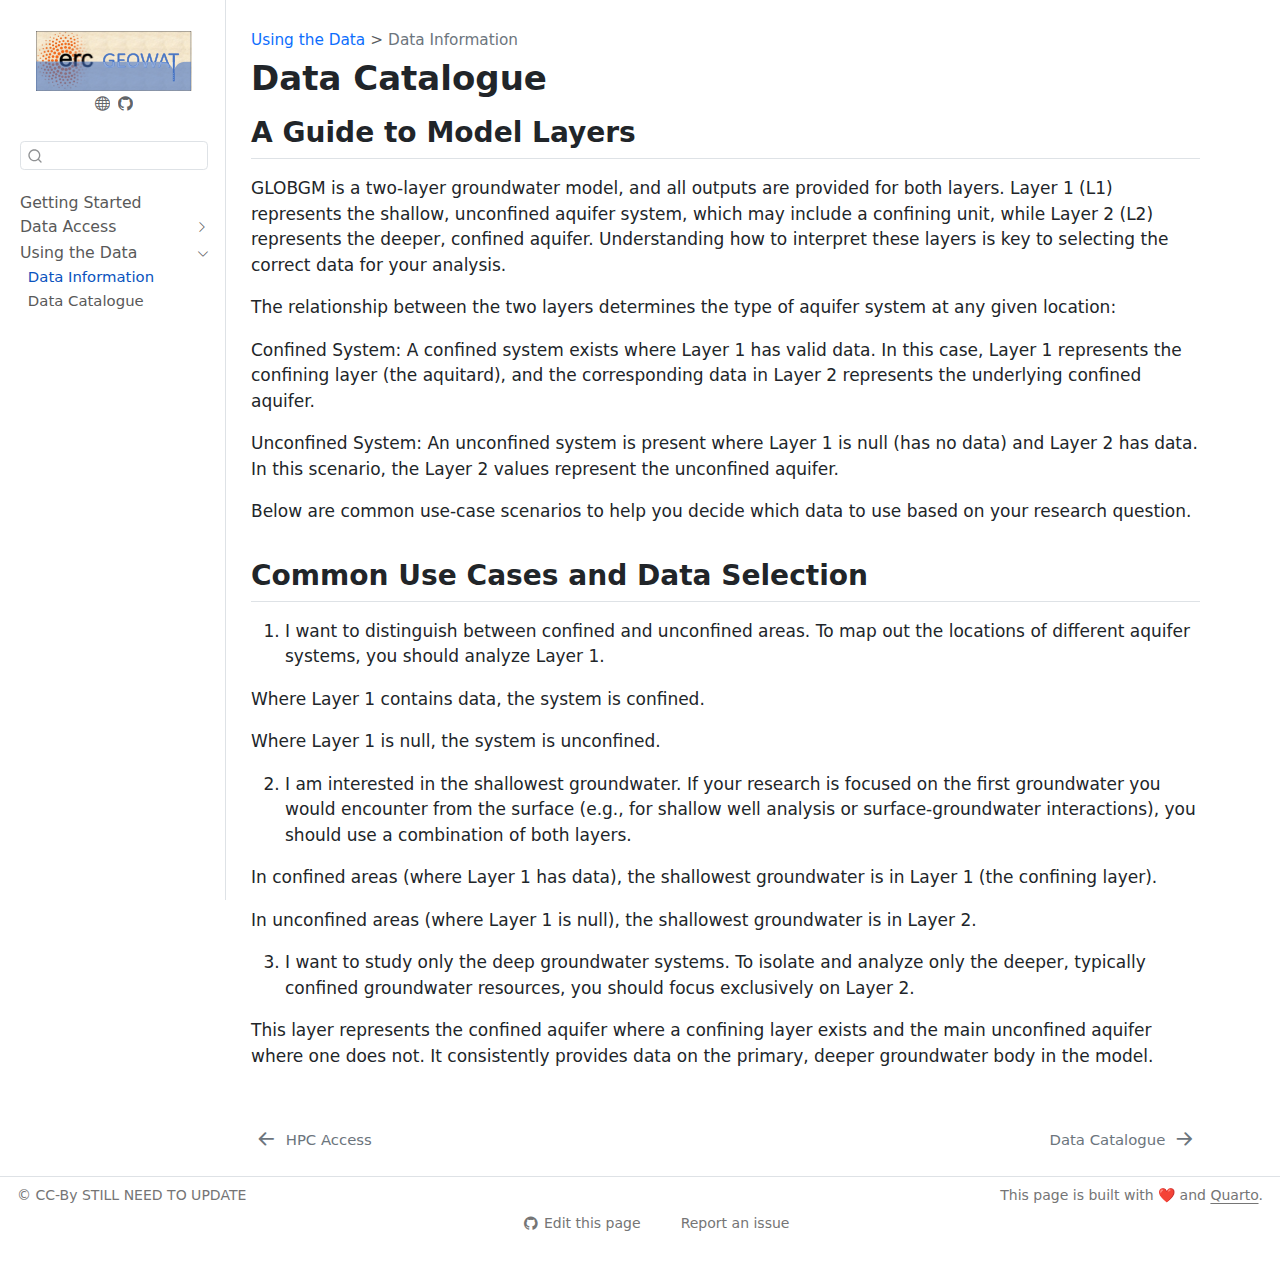
<file: data_use/information.html>
<!DOCTYPE html>
<html xmlns="http://www.w3.org/1999/xhtml" lang="en" xml:lang="en"><head>

<meta charset="utf-8">
<meta name="generator" content="quarto-1.7.32">

<meta name="viewport" content="width=device-width, initial-scale=1.0, user-scalable=yes">


<title>Data Catalogue – GLOBGM_CMIP6</title>
<style>
code{white-space: pre-wrap;}
span.smallcaps{font-variant: small-caps;}
div.columns{display: flex; gap: min(4vw, 1.5em);}
div.column{flex: auto; overflow-x: auto;}
div.hanging-indent{margin-left: 1.5em; text-indent: -1.5em;}
ul.task-list{list-style: none;}
ul.task-list li input[type="checkbox"] {
  width: 0.8em;
  margin: 0 0.8em 0.2em -1em; /* quarto-specific, see https://github.com/quarto-dev/quarto-cli/issues/4556 */ 
  vertical-align: middle;
}
</style>


<script src="../site_libs/quarto-nav/quarto-nav.js"></script>
<script src="../site_libs/clipboard/clipboard.min.js"></script>
<script src="../site_libs/quarto-search/autocomplete.umd.js"></script>
<script src="../site_libs/quarto-search/fuse.min.js"></script>
<script src="../site_libs/quarto-search/quarto-search.js"></script>
<meta name="quarto:offset" content="../">
<link href="../data_use/catalogue.html" rel="next">
<link href="../data_access/hpc_usage.html" rel="prev">
<script src="../site_libs/quarto-html/quarto.js" type="module"></script>
<script src="../site_libs/quarto-html/tabsets/tabsets.js" type="module"></script>
<script src="../site_libs/quarto-html/popper.min.js"></script>
<script src="../site_libs/quarto-html/tippy.umd.min.js"></script>
<script src="../site_libs/quarto-html/anchor.min.js"></script>
<link href="../site_libs/quarto-html/tippy.css" rel="stylesheet">
<link href="../site_libs/quarto-html/quarto-syntax-highlighting-37eea08aefeeee20ff55810ff984fec1.css" rel="stylesheet" id="quarto-text-highlighting-styles">
<script src="../site_libs/bootstrap/bootstrap.min.js"></script>
<link href="../site_libs/bootstrap/bootstrap-icons.css" rel="stylesheet">
<link href="../site_libs/bootstrap/bootstrap-82fc4ede19415a397d9a304fa38d1d34.min.css" rel="stylesheet" append-hash="true" id="quarto-bootstrap" data-mode="light">
<script id="quarto-search-options" type="application/json">{
  "location": "sidebar",
  "copy-button": false,
  "collapse-after": 3,
  "panel-placement": "start",
  "type": "textbox",
  "limit": 50,
  "keyboard-shortcut": [
    "f",
    "/",
    "s"
  ],
  "show-item-context": false,
  "language": {
    "search-no-results-text": "No results",
    "search-matching-documents-text": "matching documents",
    "search-copy-link-title": "Copy link to search",
    "search-hide-matches-text": "Hide additional matches",
    "search-more-match-text": "more match in this document",
    "search-more-matches-text": "more matches in this document",
    "search-clear-button-title": "Clear",
    "search-text-placeholder": "",
    "search-detached-cancel-button-title": "Cancel",
    "search-submit-button-title": "Submit",
    "search-label": "Search"
  }
}</script>


</head>

<body class="nav-sidebar docked fullcontent quarto-light">

<div id="quarto-search-results"></div>
  <header id="quarto-header" class="headroom fixed-top">
  <nav class="quarto-secondary-nav">
    <div class="container-fluid d-flex">
      <button type="button" class="quarto-btn-toggle btn" data-bs-toggle="collapse" role="button" data-bs-target=".quarto-sidebar-collapse-item" aria-controls="quarto-sidebar" aria-expanded="false" aria-label="Toggle sidebar navigation" onclick="if (window.quartoToggleHeadroom) { window.quartoToggleHeadroom(); }">
        <i class="bi bi-layout-text-sidebar-reverse"></i>
      </button>
        <nav class="quarto-page-breadcrumbs" aria-label="breadcrumb"><ol class="breadcrumb"><li class="breadcrumb-item"><a href="../data_use/information.html">Using the Data</a></li><li class="breadcrumb-item"><a href="../data_use/information.html">Data Information</a></li></ol></nav>
        <a class="flex-grow-1" role="navigation" data-bs-toggle="collapse" data-bs-target=".quarto-sidebar-collapse-item" aria-controls="quarto-sidebar" aria-expanded="false" aria-label="Toggle sidebar navigation" onclick="if (window.quartoToggleHeadroom) { window.quartoToggleHeadroom(); }">      
        </a>
      <button type="button" class="btn quarto-search-button" aria-label="Search" onclick="window.quartoOpenSearch();">
        <i class="bi bi-search"></i>
      </button>
    </div>
  </nav>
</header>
<!-- content -->
<div id="quarto-content" class="quarto-container page-columns page-rows-contents page-layout-article">
<!-- sidebar -->
  <nav id="quarto-sidebar" class="sidebar collapse collapse-horizontal quarto-sidebar-collapse-item sidebar-navigation docked overflow-auto">
    <div class="pt-lg-2 mt-2 text-center sidebar-header">
      <a href="../index.html" class="sidebar-logo-link">
      <img src="../images/LogoGEOWAT.png" alt="" class="sidebar-logo py-0 d-lg-inline d-none">
      </a>
      <div class="sidebar-tools-main">
    <a href="https://globalhydrology.nl/research/models/pcr-globwb-2-0/" title="" class="quarto-navigation-tool px-1" aria-label=""><i class="bi bi-globe"></i></a>
    <a href="https://github.com/vanjaarsveldbarry/globgm_cmip6" title="" class="quarto-navigation-tool px-1" aria-label=""><i class="bi bi-github"></i></a>
</div>
      </div>
        <div class="mt-2 flex-shrink-0 align-items-center">
        <div class="sidebar-search">
        <div id="quarto-search" class="" title="Search"></div>
        </div>
        </div>
    <div class="sidebar-menu-container"> 
    <ul class="list-unstyled mt-1">
        <li class="sidebar-item">
  <div class="sidebar-item-container"> 
  <a href="../index.html" class="sidebar-item-text sidebar-link">
 <span class="menu-text">Getting Started</span></a>
  </div>
</li>
        <li class="sidebar-item sidebar-item-section">
      <div class="sidebar-item-container"> 
            <a class="sidebar-item-text sidebar-link text-start collapsed" data-bs-toggle="collapse" data-bs-target="#quarto-sidebar-section-1" role="navigation" aria-expanded="false">
 <span class="menu-text">Data Access</span></a>
          <a class="sidebar-item-toggle text-start collapsed" data-bs-toggle="collapse" data-bs-target="#quarto-sidebar-section-1" role="navigation" aria-expanded="false" aria-label="Toggle section">
            <i class="bi bi-chevron-right ms-2"></i>
          </a> 
      </div>
      <ul id="quarto-sidebar-section-1" class="collapse list-unstyled sidebar-section depth1 ">  
          <li class="sidebar-item">
  <div class="sidebar-item-container"> 
  <a href="../data_access/single_machine.html" class="sidebar-item-text sidebar-link">
 <span class="menu-text">Single Machine Access</span></a>
  </div>
</li>
          <li class="sidebar-item">
  <div class="sidebar-item-container"> 
  <a href="../data_access/hpc_usage.html" class="sidebar-item-text sidebar-link">
 <span class="menu-text">HPC Access</span></a>
  </div>
</li>
      </ul>
  </li>
        <li class="sidebar-item sidebar-item-section">
      <div class="sidebar-item-container"> 
            <a class="sidebar-item-text sidebar-link text-start" data-bs-toggle="collapse" data-bs-target="#quarto-sidebar-section-2" role="navigation" aria-expanded="true">
 <span class="menu-text">Using the Data</span></a>
          <a class="sidebar-item-toggle text-start" data-bs-toggle="collapse" data-bs-target="#quarto-sidebar-section-2" role="navigation" aria-expanded="true" aria-label="Toggle section">
            <i class="bi bi-chevron-right ms-2"></i>
          </a> 
      </div>
      <ul id="quarto-sidebar-section-2" class="collapse list-unstyled sidebar-section depth1 show">  
          <li class="sidebar-item">
  <div class="sidebar-item-container"> 
  <a href="../data_use/information.html" class="sidebar-item-text sidebar-link active">
 <span class="menu-text">Data Information</span></a>
  </div>
</li>
          <li class="sidebar-item">
  <div class="sidebar-item-container"> 
  <a href="../data_use/catalogue.html" class="sidebar-item-text sidebar-link">
 <span class="menu-text">Data Catalogue</span></a>
  </div>
</li>
      </ul>
  </li>
    </ul>
    </div>
</nav>
<div id="quarto-sidebar-glass" class="quarto-sidebar-collapse-item" data-bs-toggle="collapse" data-bs-target=".quarto-sidebar-collapse-item"></div>
<!-- margin-sidebar -->
    
<!-- main -->
<main class="content" id="quarto-document-content">

<header id="title-block-header" class="quarto-title-block default"><nav class="quarto-page-breadcrumbs quarto-title-breadcrumbs d-none d-lg-block" aria-label="breadcrumb"><ol class="breadcrumb"><li class="breadcrumb-item"><a href="../data_use/information.html">Using the Data</a></li><li class="breadcrumb-item"><a href="../data_use/information.html">Data Information</a></li></ol></nav>
<div class="quarto-title">
<h1 class="title">Data Catalogue</h1>
</div>



<div class="quarto-title-meta">

    
  
    
  </div>
  


</header>


<section id="a-guide-to-model-layers" class="level2">
<h2 class="anchored" data-anchor-id="a-guide-to-model-layers">A Guide to Model Layers</h2>
<p>GLOBGM is a two-layer groundwater model, and all outputs are provided for both layers. Layer 1 (L1) represents the shallow, unconfined aquifer system, which may include a confining unit, while Layer 2 (L2) represents the deeper, confined aquifer. Understanding how to interpret these layers is key to selecting the correct data for your analysis.</p>
<p>The relationship between the two layers determines the type of aquifer system at any given location:</p>
<p>Confined System: A confined system exists where Layer 1 has valid data. In this case, Layer 1 represents the confining layer (the aquitard), and the corresponding data in Layer 2 represents the underlying confined aquifer.</p>
<p>Unconfined System: An unconfined system is present where Layer 1 is null (has no data) and Layer 2 has data. In this scenario, the Layer 2 values represent the unconfined aquifer.</p>
<p>Below are common use-case scenarios to help you decide which data to use based on your research question.</p>
</section>
<section id="common-use-cases-and-data-selection" class="level2">
<h2 class="anchored" data-anchor-id="common-use-cases-and-data-selection">Common Use Cases and Data Selection</h2>
<ol type="1">
<li>I want to distinguish between confined and unconfined areas. To map out the locations of different aquifer systems, you should analyze Layer 1.</li>
</ol>
<p>Where Layer 1 contains data, the system is confined.</p>
<p>Where Layer 1 is null, the system is unconfined.</p>
<ol start="2" type="1">
<li>I am interested in the shallowest groundwater. If your research is focused on the first groundwater you would encounter from the surface (e.g., for shallow well analysis or surface-groundwater interactions), you should use a combination of both layers.</li>
</ol>
<p>In confined areas (where Layer 1 has data), the shallowest groundwater is in Layer 1 (the confining layer).</p>
<p>In unconfined areas (where Layer 1 is null), the shallowest groundwater is in Layer 2.</p>
<ol start="3" type="1">
<li>I want to study only the deep groundwater systems. To isolate and analyze only the deeper, typically confined groundwater resources, you should focus exclusively on Layer 2.</li>
</ol>
<p>This layer represents the confined aquifer where a confining layer exists and the main unconfined aquifer where one does not. It consistently provides data on the primary, deeper groundwater body in the model.</p>


</section>

</main> <!-- /main -->
<script id="quarto-html-after-body" type="application/javascript">
  window.document.addEventListener("DOMContentLoaded", function (event) {
    const icon = "";
    const anchorJS = new window.AnchorJS();
    anchorJS.options = {
      placement: 'right',
      icon: icon
    };
    anchorJS.add('.anchored');
    const isCodeAnnotation = (el) => {
      for (const clz of el.classList) {
        if (clz.startsWith('code-annotation-')) {                     
          return true;
        }
      }
      return false;
    }
    const onCopySuccess = function(e) {
      // button target
      const button = e.trigger;
      // don't keep focus
      button.blur();
      // flash "checked"
      button.classList.add('code-copy-button-checked');
      var currentTitle = button.getAttribute("title");
      button.setAttribute("title", "Copied!");
      let tooltip;
      if (window.bootstrap) {
        button.setAttribute("data-bs-toggle", "tooltip");
        button.setAttribute("data-bs-placement", "left");
        button.setAttribute("data-bs-title", "Copied!");
        tooltip = new bootstrap.Tooltip(button, 
          { trigger: "manual", 
            customClass: "code-copy-button-tooltip",
            offset: [0, -8]});
        tooltip.show();    
      }
      setTimeout(function() {
        if (tooltip) {
          tooltip.hide();
          button.removeAttribute("data-bs-title");
          button.removeAttribute("data-bs-toggle");
          button.removeAttribute("data-bs-placement");
        }
        button.setAttribute("title", currentTitle);
        button.classList.remove('code-copy-button-checked');
      }, 1000);
      // clear code selection
      e.clearSelection();
    }
    const getTextToCopy = function(trigger) {
        const codeEl = trigger.previousElementSibling.cloneNode(true);
        for (const childEl of codeEl.children) {
          if (isCodeAnnotation(childEl)) {
            childEl.remove();
          }
        }
        return codeEl.innerText;
    }
    const clipboard = new window.ClipboardJS('.code-copy-button:not([data-in-quarto-modal])', {
      text: getTextToCopy
    });
    clipboard.on('success', onCopySuccess);
    if (window.document.getElementById('quarto-embedded-source-code-modal')) {
      const clipboardModal = new window.ClipboardJS('.code-copy-button[data-in-quarto-modal]', {
        text: getTextToCopy,
        container: window.document.getElementById('quarto-embedded-source-code-modal')
      });
      clipboardModal.on('success', onCopySuccess);
    }
      var localhostRegex = new RegExp(/^(?:http|https):\/\/localhost\:?[0-9]*\//);
      var mailtoRegex = new RegExp(/^mailto:/);
        var filterRegex = new RegExp("https:\/\/vanjaarsveldbarry\.github\.io\/globgm_cmip6\/");
      var isInternal = (href) => {
          return filterRegex.test(href) || localhostRegex.test(href) || mailtoRegex.test(href);
      }
      // Inspect non-navigation links and adorn them if external
     var links = window.document.querySelectorAll('a[href]:not(.nav-link):not(.navbar-brand):not(.toc-action):not(.sidebar-link):not(.sidebar-item-toggle):not(.pagination-link):not(.no-external):not([aria-hidden]):not(.dropdown-item):not(.quarto-navigation-tool):not(.about-link)');
      for (var i=0; i<links.length; i++) {
        const link = links[i];
        if (!isInternal(link.href)) {
          // undo the damage that might have been done by quarto-nav.js in the case of
          // links that we want to consider external
          if (link.dataset.originalHref !== undefined) {
            link.href = link.dataset.originalHref;
          }
        }
      }
    function tippyHover(el, contentFn, onTriggerFn, onUntriggerFn) {
      const config = {
        allowHTML: true,
        maxWidth: 500,
        delay: 100,
        arrow: false,
        appendTo: function(el) {
            return el.parentElement;
        },
        interactive: true,
        interactiveBorder: 10,
        theme: 'quarto',
        placement: 'bottom-start',
      };
      if (contentFn) {
        config.content = contentFn;
      }
      if (onTriggerFn) {
        config.onTrigger = onTriggerFn;
      }
      if (onUntriggerFn) {
        config.onUntrigger = onUntriggerFn;
      }
      window.tippy(el, config); 
    }
    const noterefs = window.document.querySelectorAll('a[role="doc-noteref"]');
    for (var i=0; i<noterefs.length; i++) {
      const ref = noterefs[i];
      tippyHover(ref, function() {
        // use id or data attribute instead here
        let href = ref.getAttribute('data-footnote-href') || ref.getAttribute('href');
        try { href = new URL(href).hash; } catch {}
        const id = href.replace(/^#\/?/, "");
        const note = window.document.getElementById(id);
        if (note) {
          return note.innerHTML;
        } else {
          return "";
        }
      });
    }
    const xrefs = window.document.querySelectorAll('a.quarto-xref');
    const processXRef = (id, note) => {
      // Strip column container classes
      const stripColumnClz = (el) => {
        el.classList.remove("page-full", "page-columns");
        if (el.children) {
          for (const child of el.children) {
            stripColumnClz(child);
          }
        }
      }
      stripColumnClz(note)
      if (id === null || id.startsWith('sec-')) {
        // Special case sections, only their first couple elements
        const container = document.createElement("div");
        if (note.children && note.children.length > 2) {
          container.appendChild(note.children[0].cloneNode(true));
          for (let i = 1; i < note.children.length; i++) {
            const child = note.children[i];
            if (child.tagName === "P" && child.innerText === "") {
              continue;
            } else {
              container.appendChild(child.cloneNode(true));
              break;
            }
          }
          if (window.Quarto?.typesetMath) {
            window.Quarto.typesetMath(container);
          }
          return container.innerHTML
        } else {
          if (window.Quarto?.typesetMath) {
            window.Quarto.typesetMath(note);
          }
          return note.innerHTML;
        }
      } else {
        // Remove any anchor links if they are present
        const anchorLink = note.querySelector('a.anchorjs-link');
        if (anchorLink) {
          anchorLink.remove();
        }
        if (window.Quarto?.typesetMath) {
          window.Quarto.typesetMath(note);
        }
        if (note.classList.contains("callout")) {
          return note.outerHTML;
        } else {
          return note.innerHTML;
        }
      }
    }
    for (var i=0; i<xrefs.length; i++) {
      const xref = xrefs[i];
      tippyHover(xref, undefined, function(instance) {
        instance.disable();
        let url = xref.getAttribute('href');
        let hash = undefined; 
        if (url.startsWith('#')) {
          hash = url;
        } else {
          try { hash = new URL(url).hash; } catch {}
        }
        if (hash) {
          const id = hash.replace(/^#\/?/, "");
          const note = window.document.getElementById(id);
          if (note !== null) {
            try {
              const html = processXRef(id, note.cloneNode(true));
              instance.setContent(html);
            } finally {
              instance.enable();
              instance.show();
            }
          } else {
            // See if we can fetch this
            fetch(url.split('#')[0])
            .then(res => res.text())
            .then(html => {
              const parser = new DOMParser();
              const htmlDoc = parser.parseFromString(html, "text/html");
              const note = htmlDoc.getElementById(id);
              if (note !== null) {
                const html = processXRef(id, note);
                instance.setContent(html);
              } 
            }).finally(() => {
              instance.enable();
              instance.show();
            });
          }
        } else {
          // See if we can fetch a full url (with no hash to target)
          // This is a special case and we should probably do some content thinning / targeting
          fetch(url)
          .then(res => res.text())
          .then(html => {
            const parser = new DOMParser();
            const htmlDoc = parser.parseFromString(html, "text/html");
            const note = htmlDoc.querySelector('main.content');
            if (note !== null) {
              // This should only happen for chapter cross references
              // (since there is no id in the URL)
              // remove the first header
              if (note.children.length > 0 && note.children[0].tagName === "HEADER") {
                note.children[0].remove();
              }
              const html = processXRef(null, note);
              instance.setContent(html);
            } 
          }).finally(() => {
            instance.enable();
            instance.show();
          });
        }
      }, function(instance) {
      });
    }
        let selectedAnnoteEl;
        const selectorForAnnotation = ( cell, annotation) => {
          let cellAttr = 'data-code-cell="' + cell + '"';
          let lineAttr = 'data-code-annotation="' +  annotation + '"';
          const selector = 'span[' + cellAttr + '][' + lineAttr + ']';
          return selector;
        }
        const selectCodeLines = (annoteEl) => {
          const doc = window.document;
          const targetCell = annoteEl.getAttribute("data-target-cell");
          const targetAnnotation = annoteEl.getAttribute("data-target-annotation");
          const annoteSpan = window.document.querySelector(selectorForAnnotation(targetCell, targetAnnotation));
          const lines = annoteSpan.getAttribute("data-code-lines").split(",");
          const lineIds = lines.map((line) => {
            return targetCell + "-" + line;
          })
          let top = null;
          let height = null;
          let parent = null;
          if (lineIds.length > 0) {
              //compute the position of the single el (top and bottom and make a div)
              const el = window.document.getElementById(lineIds[0]);
              top = el.offsetTop;
              height = el.offsetHeight;
              parent = el.parentElement.parentElement;
            if (lineIds.length > 1) {
              const lastEl = window.document.getElementById(lineIds[lineIds.length - 1]);
              const bottom = lastEl.offsetTop + lastEl.offsetHeight;
              height = bottom - top;
            }
            if (top !== null && height !== null && parent !== null) {
              // cook up a div (if necessary) and position it 
              let div = window.document.getElementById("code-annotation-line-highlight");
              if (div === null) {
                div = window.document.createElement("div");
                div.setAttribute("id", "code-annotation-line-highlight");
                div.style.position = 'absolute';
                parent.appendChild(div);
              }
              div.style.top = top - 2 + "px";
              div.style.height = height + 4 + "px";
              div.style.left = 0;
              let gutterDiv = window.document.getElementById("code-annotation-line-highlight-gutter");
              if (gutterDiv === null) {
                gutterDiv = window.document.createElement("div");
                gutterDiv.setAttribute("id", "code-annotation-line-highlight-gutter");
                gutterDiv.style.position = 'absolute';
                const codeCell = window.document.getElementById(targetCell);
                const gutter = codeCell.querySelector('.code-annotation-gutter');
                gutter.appendChild(gutterDiv);
              }
              gutterDiv.style.top = top - 2 + "px";
              gutterDiv.style.height = height + 4 + "px";
            }
            selectedAnnoteEl = annoteEl;
          }
        };
        const unselectCodeLines = () => {
          const elementsIds = ["code-annotation-line-highlight", "code-annotation-line-highlight-gutter"];
          elementsIds.forEach((elId) => {
            const div = window.document.getElementById(elId);
            if (div) {
              div.remove();
            }
          });
          selectedAnnoteEl = undefined;
        };
          // Handle positioning of the toggle
      window.addEventListener(
        "resize",
        throttle(() => {
          elRect = undefined;
          if (selectedAnnoteEl) {
            selectCodeLines(selectedAnnoteEl);
          }
        }, 10)
      );
      function throttle(fn, ms) {
      let throttle = false;
      let timer;
        return (...args) => {
          if(!throttle) { // first call gets through
              fn.apply(this, args);
              throttle = true;
          } else { // all the others get throttled
              if(timer) clearTimeout(timer); // cancel #2
              timer = setTimeout(() => {
                fn.apply(this, args);
                timer = throttle = false;
              }, ms);
          }
        };
      }
        // Attach click handler to the DT
        const annoteDls = window.document.querySelectorAll('dt[data-target-cell]');
        for (const annoteDlNode of annoteDls) {
          annoteDlNode.addEventListener('click', (event) => {
            const clickedEl = event.target;
            if (clickedEl !== selectedAnnoteEl) {
              unselectCodeLines();
              const activeEl = window.document.querySelector('dt[data-target-cell].code-annotation-active');
              if (activeEl) {
                activeEl.classList.remove('code-annotation-active');
              }
              selectCodeLines(clickedEl);
              clickedEl.classList.add('code-annotation-active');
            } else {
              // Unselect the line
              unselectCodeLines();
              clickedEl.classList.remove('code-annotation-active');
            }
          });
        }
    const findCites = (el) => {
      const parentEl = el.parentElement;
      if (parentEl) {
        const cites = parentEl.dataset.cites;
        if (cites) {
          return {
            el,
            cites: cites.split(' ')
          };
        } else {
          return findCites(el.parentElement)
        }
      } else {
        return undefined;
      }
    };
    var bibliorefs = window.document.querySelectorAll('a[role="doc-biblioref"]');
    for (var i=0; i<bibliorefs.length; i++) {
      const ref = bibliorefs[i];
      const citeInfo = findCites(ref);
      if (citeInfo) {
        tippyHover(citeInfo.el, function() {
          var popup = window.document.createElement('div');
          citeInfo.cites.forEach(function(cite) {
            var citeDiv = window.document.createElement('div');
            citeDiv.classList.add('hanging-indent');
            citeDiv.classList.add('csl-entry');
            var biblioDiv = window.document.getElementById('ref-' + cite);
            if (biblioDiv) {
              citeDiv.innerHTML = biblioDiv.innerHTML;
            }
            popup.appendChild(citeDiv);
          });
          return popup.innerHTML;
        });
      }
    }
  });
  </script>
<nav class="page-navigation">
  <div class="nav-page nav-page-previous">
      <a href="../data_access/hpc_usage.html" class="pagination-link" aria-label="HPC Access">
        <i class="bi bi-arrow-left-short"></i> <span class="nav-page-text">HPC Access</span>
      </a>          
  </div>
  <div class="nav-page nav-page-next">
      <a href="../data_use/catalogue.html" class="pagination-link" aria-label="Data Catalogue">
        <span class="nav-page-text">Data Catalogue</span> <i class="bi bi-arrow-right-short"></i>
      </a>
  </div>
</nav>
</div> <!-- /content -->
<footer class="footer">
  <div class="nav-footer">
    <div class="nav-footer-left">
<p>© CC-By STILL NEED TO UPDATE</p>
</div>   
    <div class="nav-footer-center">
      &nbsp;
    <div class="toc-actions"><ul><li><a href="https://github.com/vanjaarsveldbarry/globgm_cmip6/edit/main/data_use/information.qmd" class="toc-action"><i class="bi bi-github"></i>Edit this page</a></li><li><a href="https://github.com/vanjaarsveldbarry/globgm_cmip6/issues/new" class="toc-action"><i class="bi empty"></i>Report an issue</a></li></ul></div></div>
    <div class="nav-footer-right">
<p>This page is built with ❤️ and <a href="https://quarto.org/">Quarto</a>.</p>
</div>
  </div>
</footer>




</body></html>
</file>
<file: site_libs/quarto-html/tippy.css>
.tippy-box[data-animation=fade][data-state=hidden]{opacity:0}[data-tippy-root]{max-width:calc(100vw - 10px)}.tippy-box{position:relative;background-color:#333;color:#fff;border-radius:4px;font-size:14px;line-height:1.4;white-space:normal;outline:0;transition-property:transform,visibility,opacity}.tippy-box[data-placement^=top]>.tippy-arrow{bottom:0}.tippy-box[data-placement^=top]>.tippy-arrow:before{bottom:-7px;left:0;border-width:8px 8px 0;border-top-color:initial;transform-origin:center top}.tippy-box[data-placement^=bottom]>.tippy-arrow{top:0}.tippy-box[data-placement^=bottom]>.tippy-arrow:before{top:-7px;left:0;border-width:0 8px 8px;border-bottom-color:initial;transform-origin:center bottom}.tippy-box[data-placement^=left]>.tippy-arrow{right:0}.tippy-box[data-placement^=left]>.tippy-arrow:before{border-width:8px 0 8px 8px;border-left-color:initial;right:-7px;transform-origin:center left}.tippy-box[data-placement^=right]>.tippy-arrow{left:0}.tippy-box[data-placement^=right]>.tippy-arrow:before{left:-7px;border-width:8px 8px 8px 0;border-right-color:initial;transform-origin:center right}.tippy-box[data-inertia][data-state=visible]{transition-timing-function:cubic-bezier(.54,1.5,.38,1.11)}.tippy-arrow{width:16px;height:16px;color:#333}.tippy-arrow:before{content:"";position:absolute;border-color:transparent;border-style:solid}.tippy-content{position:relative;padding:5px 9px;z-index:1}
</file>
<file: site_libs/quarto-html/quarto-syntax-highlighting-7b89279ff1a6dce999919e0e67d4d9ec.css>
/* quarto syntax highlight colors */
:root {
  --quarto-hl-ot-color: #003B4F;
  --quarto-hl-at-color: #657422;
  --quarto-hl-ss-color: #20794D;
  --quarto-hl-an-color: #5E5E5E;
  --quarto-hl-fu-color: #4758AB;
  --quarto-hl-st-color: #20794D;
  --quarto-hl-cf-color: #003B4F;
  --quarto-hl-op-color: #5E5E5E;
  --quarto-hl-er-color: #AD0000;
  --quarto-hl-bn-color: #AD0000;
  --quarto-hl-al-color: #AD0000;
  --quarto-hl-va-color: #111111;
  --quarto-hl-bu-color: inherit;
  --quarto-hl-ex-color: inherit;
  --quarto-hl-pp-color: #AD0000;
  --quarto-hl-in-color: #5E5E5E;
  --quarto-hl-vs-color: #20794D;
  --quarto-hl-wa-color: #5E5E5E;
  --quarto-hl-do-color: #5E5E5E;
  --quarto-hl-im-color: #00769E;
  --quarto-hl-ch-color: #20794D;
  --quarto-hl-dt-color: #AD0000;
  --quarto-hl-fl-color: #AD0000;
  --quarto-hl-co-color: #5E5E5E;
  --quarto-hl-cv-color: #5E5E5E;
  --quarto-hl-cn-color: #8f5902;
  --quarto-hl-sc-color: #5E5E5E;
  --quarto-hl-dv-color: #AD0000;
  --quarto-hl-kw-color: #003B4F;
}

/* other quarto variables */
:root {
  --quarto-font-monospace: SFMono-Regular, Menlo, Monaco, Consolas, "Liberation Mono", "Courier New", monospace;
}

/* syntax highlight based on Pandoc's rules */
pre > code.sourceCode > span {
  color: #003B4F;
}

code.sourceCode > span {
  color: #003B4F;
}

div.sourceCode,
div.sourceCode pre.sourceCode {
  color: #003B4F;
}

/* Normal */
code span {
  color: #003B4F;
}

/* Alert */
code span.al {
  color: #AD0000;
  font-style: inherit;
}

/* Annotation */
code span.an {
  color: #5E5E5E;
  font-style: inherit;
}

/* Attribute */
code span.at {
  color: #657422;
  font-style: inherit;
}

/* BaseN */
code span.bn {
  color: #AD0000;
  font-style: inherit;
}

/* BuiltIn */
code span.bu {
  font-style: inherit;
}

/* ControlFlow */
code span.cf {
  color: #003B4F;
  font-weight: bold;
  font-style: inherit;
}

/* Char */
code span.ch {
  color: #20794D;
  font-style: inherit;
}

/* Constant */
code span.cn {
  color: #8f5902;
  font-style: inherit;
}

/* Comment */
code span.co {
  color: #5E5E5E;
  font-style: inherit;
}

/* CommentVar */
code span.cv {
  color: #5E5E5E;
  font-style: italic;
}

/* Documentation */
code span.do {
  color: #5E5E5E;
  font-style: italic;
}

/* DataType */
code span.dt {
  color: #AD0000;
  font-style: inherit;
}

/* DecVal */
code span.dv {
  color: #AD0000;
  font-style: inherit;
}

/* Error */
code span.er {
  color: #AD0000;
  font-style: inherit;
}

/* Extension */
code span.ex {
  font-style: inherit;
}

/* Float */
code span.fl {
  color: #AD0000;
  font-style: inherit;
}

/* Function */
code span.fu {
  color: #4758AB;
  font-style: inherit;
}

/* Import */
code span.im {
  color: #00769E;
  font-style: inherit;
}

/* Information */
code span.in {
  color: #5E5E5E;
  font-style: inherit;
}

/* Keyword */
code span.kw {
  color: #003B4F;
  font-weight: bold;
  font-style: inherit;
}

/* Operator */
code span.op {
  color: #5E5E5E;
  font-style: inherit;
}

/* Other */
code span.ot {
  color: #003B4F;
  font-style: inherit;
}

/* Preprocessor */
code span.pp {
  color: #AD0000;
  font-style: inherit;
}

/* SpecialChar */
code span.sc {
  color: #5E5E5E;
  font-style: inherit;
}

/* SpecialString */
code span.ss {
  color: #20794D;
  font-style: inherit;
}

/* String */
code span.st {
  color: #20794D;
  font-style: inherit;
}

/* Variable */
code span.va {
  color: #111111;
  font-style: inherit;
}

/* VerbatimString */
code span.vs {
  color: #20794D;
  font-style: inherit;
}

/* Warning */
code span.wa {
  color: #5E5E5E;
  font-style: italic;
}

.prevent-inlining {
  content: "</";
}

/*# sourceMappingURL=3944bc705cfaf4c80e56f77c5205168a.css.map */
</file>
<file: site_libs/quarto-html/quarto-syntax-highlighting-ea385d0e468b0dd5ea5bf0780b1290d9.css>
/* quarto syntax highlight colors */
:root {
  --quarto-hl-ot-color: #003B4F;
  --quarto-hl-at-color: #657422;
  --quarto-hl-ss-color: #20794D;
  --quarto-hl-an-color: #5E5E5E;
  --quarto-hl-fu-color: #4758AB;
  --quarto-hl-st-color: #20794D;
  --quarto-hl-cf-color: #003B4F;
  --quarto-hl-op-color: #5E5E5E;
  --quarto-hl-er-color: #AD0000;
  --quarto-hl-bn-color: #AD0000;
  --quarto-hl-al-color: #AD0000;
  --quarto-hl-va-color: #111111;
  --quarto-hl-bu-color: inherit;
  --quarto-hl-ex-color: inherit;
  --quarto-hl-pp-color: #AD0000;
  --quarto-hl-in-color: #5E5E5E;
  --quarto-hl-vs-color: #20794D;
  --quarto-hl-wa-color: #5E5E5E;
  --quarto-hl-do-color: #5E5E5E;
  --quarto-hl-im-color: #00769E;
  --quarto-hl-ch-color: #20794D;
  --quarto-hl-dt-color: #AD0000;
  --quarto-hl-fl-color: #AD0000;
  --quarto-hl-co-color: #5E5E5E;
  --quarto-hl-cv-color: #5E5E5E;
  --quarto-hl-cn-color: #8f5902;
  --quarto-hl-sc-color: #5E5E5E;
  --quarto-hl-dv-color: #AD0000;
  --quarto-hl-kw-color: #003B4F;
}

/* other quarto variables */
:root {
  --quarto-font-monospace: SFMono-Regular, Menlo, Monaco, Consolas, "Liberation Mono", "Courier New", monospace;
}

/* syntax highlight based on Pandoc's rules */
pre > code.sourceCode > span {
  color: #003B4F;
}

code.sourceCode > span {
  color: #003B4F;
}

div.sourceCode,
div.sourceCode pre.sourceCode {
  color: #003B4F;
}

/* Normal */
code span {
  color: #003B4F;
}

/* Alert */
code span.al {
  color: #AD0000;
  font-style: inherit;
}

/* Annotation */
code span.an {
  color: #5E5E5E;
  font-style: inherit;
}

/* Attribute */
code span.at {
  color: #657422;
  font-style: inherit;
}

/* BaseN */
code span.bn {
  color: #AD0000;
  font-style: inherit;
}

/* BuiltIn */
code span.bu {
  font-style: inherit;
}

/* ControlFlow */
code span.cf {
  color: #003B4F;
  font-weight: bold;
  font-style: inherit;
}

/* Char */
code span.ch {
  color: #20794D;
  font-style: inherit;
}

/* Constant */
code span.cn {
  color: #8f5902;
  font-style: inherit;
}

/* Comment */
code span.co {
  color: #5E5E5E;
  font-style: inherit;
}

/* CommentVar */
code span.cv {
  color: #5E5E5E;
  font-style: italic;
}

/* Documentation */
code span.do {
  color: #5E5E5E;
  font-style: italic;
}

/* DataType */
code span.dt {
  color: #AD0000;
  font-style: inherit;
}

/* DecVal */
code span.dv {
  color: #AD0000;
  font-style: inherit;
}

/* Error */
code span.er {
  color: #AD0000;
  font-style: inherit;
}

/* Extension */
code span.ex {
  font-style: inherit;
}

/* Float */
code span.fl {
  color: #AD0000;
  font-style: inherit;
}

/* Function */
code span.fu {
  color: #4758AB;
  font-style: inherit;
}

/* Import */
code span.im {
  color: #00769E;
  font-style: inherit;
}

/* Information */
code span.in {
  color: #5E5E5E;
  font-style: inherit;
}

/* Keyword */
code span.kw {
  color: #003B4F;
  font-weight: bold;
  font-style: inherit;
}

/* Operator */
code span.op {
  color: #5E5E5E;
  font-style: inherit;
}

/* Other */
code span.ot {
  color: #003B4F;
  font-style: inherit;
}

/* Preprocessor */
code span.pp {
  color: #AD0000;
  font-style: inherit;
}

/* SpecialChar */
code span.sc {
  color: #5E5E5E;
  font-style: inherit;
}

/* SpecialString */
code span.ss {
  color: #20794D;
  font-style: inherit;
}

/* String */
code span.st {
  color: #20794D;
  font-style: inherit;
}

/* Variable */
code span.va {
  color: #111111;
  font-style: inherit;
}

/* VerbatimString */
code span.vs {
  color: #20794D;
  font-style: inherit;
}

/* Warning */
code span.wa {
  color: #5E5E5E;
  font-style: italic;
}

.prevent-inlining {
  content: "</";
}

/*# sourceMappingURL=538754cbb4183396a2435bcb80637e05.css.map */
</file>
<file: site_libs/quarto-html/quarto-syntax-highlighting-37eea08aefeeee20ff55810ff984fec1.css>
/* quarto syntax highlight colors */
:root {
  --quarto-hl-ot-color: #003B4F;
  --quarto-hl-at-color: #657422;
  --quarto-hl-ss-color: #20794D;
  --quarto-hl-an-color: #5E5E5E;
  --quarto-hl-fu-color: #4758AB;
  --quarto-hl-st-color: #20794D;
  --quarto-hl-cf-color: #003B4F;
  --quarto-hl-op-color: #5E5E5E;
  --quarto-hl-er-color: #AD0000;
  --quarto-hl-bn-color: #AD0000;
  --quarto-hl-al-color: #AD0000;
  --quarto-hl-va-color: #111111;
  --quarto-hl-bu-color: inherit;
  --quarto-hl-ex-color: inherit;
  --quarto-hl-pp-color: #AD0000;
  --quarto-hl-in-color: #5E5E5E;
  --quarto-hl-vs-color: #20794D;
  --quarto-hl-wa-color: #5E5E5E;
  --quarto-hl-do-color: #5E5E5E;
  --quarto-hl-im-color: #00769E;
  --quarto-hl-ch-color: #20794D;
  --quarto-hl-dt-color: #AD0000;
  --quarto-hl-fl-color: #AD0000;
  --quarto-hl-co-color: #5E5E5E;
  --quarto-hl-cv-color: #5E5E5E;
  --quarto-hl-cn-color: #8f5902;
  --quarto-hl-sc-color: #5E5E5E;
  --quarto-hl-dv-color: #AD0000;
  --quarto-hl-kw-color: #003B4F;
}

/* other quarto variables */
:root {
  --quarto-font-monospace: SFMono-Regular, Menlo, Monaco, Consolas, "Liberation Mono", "Courier New", monospace;
}

/* syntax highlight based on Pandoc's rules */
pre > code.sourceCode > span {
  color: #003B4F;
}

code.sourceCode > span {
  color: #003B4F;
}

div.sourceCode,
div.sourceCode pre.sourceCode {
  color: #003B4F;
}

/* Normal */
code span {
  color: #003B4F;
}

/* Alert */
code span.al {
  color: #AD0000;
  font-style: inherit;
}

/* Annotation */
code span.an {
  color: #5E5E5E;
  font-style: inherit;
}

/* Attribute */
code span.at {
  color: #657422;
  font-style: inherit;
}

/* BaseN */
code span.bn {
  color: #AD0000;
  font-style: inherit;
}

/* BuiltIn */
code span.bu {
  font-style: inherit;
}

/* ControlFlow */
code span.cf {
  color: #003B4F;
  font-weight: bold;
  font-style: inherit;
}

/* Char */
code span.ch {
  color: #20794D;
  font-style: inherit;
}

/* Constant */
code span.cn {
  color: #8f5902;
  font-style: inherit;
}

/* Comment */
code span.co {
  color: #5E5E5E;
  font-style: inherit;
}

/* CommentVar */
code span.cv {
  color: #5E5E5E;
  font-style: italic;
}

/* Documentation */
code span.do {
  color: #5E5E5E;
  font-style: italic;
}

/* DataType */
code span.dt {
  color: #AD0000;
  font-style: inherit;
}

/* DecVal */
code span.dv {
  color: #AD0000;
  font-style: inherit;
}

/* Error */
code span.er {
  color: #AD0000;
  font-style: inherit;
}

/* Extension */
code span.ex {
  font-style: inherit;
}

/* Float */
code span.fl {
  color: #AD0000;
  font-style: inherit;
}

/* Function */
code span.fu {
  color: #4758AB;
  font-style: inherit;
}

/* Import */
code span.im {
  color: #00769E;
  font-style: inherit;
}

/* Information */
code span.in {
  color: #5E5E5E;
  font-style: inherit;
}

/* Keyword */
code span.kw {
  color: #003B4F;
  font-weight: bold;
  font-style: inherit;
}

/* Operator */
code span.op {
  color: #5E5E5E;
  font-style: inherit;
}

/* Other */
code span.ot {
  color: #003B4F;
  font-style: inherit;
}

/* Preprocessor */
code span.pp {
  color: #AD0000;
  font-style: inherit;
}

/* SpecialChar */
code span.sc {
  color: #5E5E5E;
  font-style: inherit;
}

/* SpecialString */
code span.ss {
  color: #20794D;
  font-style: inherit;
}

/* String */
code span.st {
  color: #20794D;
  font-style: inherit;
}

/* Variable */
code span.va {
  color: #111111;
  font-style: inherit;
}

/* VerbatimString */
code span.vs {
  color: #20794D;
  font-style: inherit;
}

/* Warning */
code span.wa {
  color: #5E5E5E;
  font-style: italic;
}

.prevent-inlining {
  content: "</";
}

/*# sourceMappingURL=27d3d809615f7771493d095567f04340.css.map */
</file>
